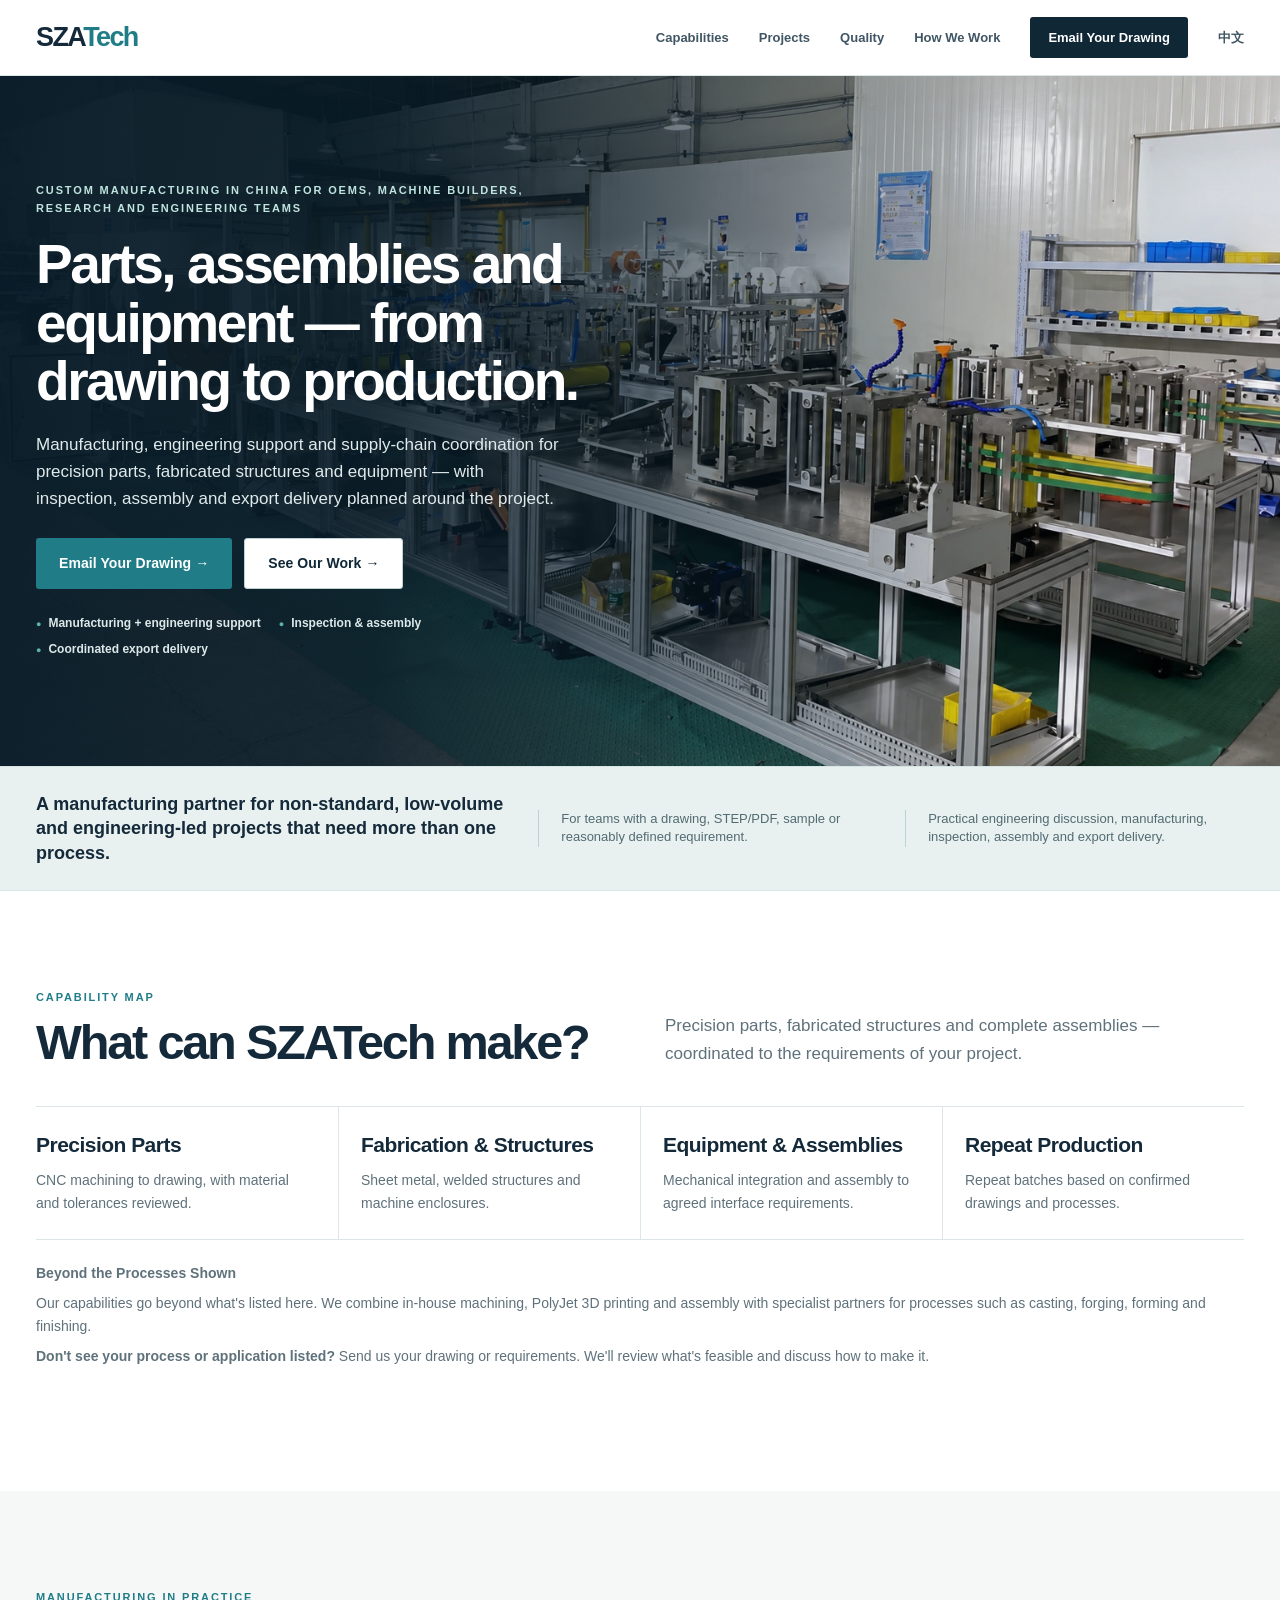
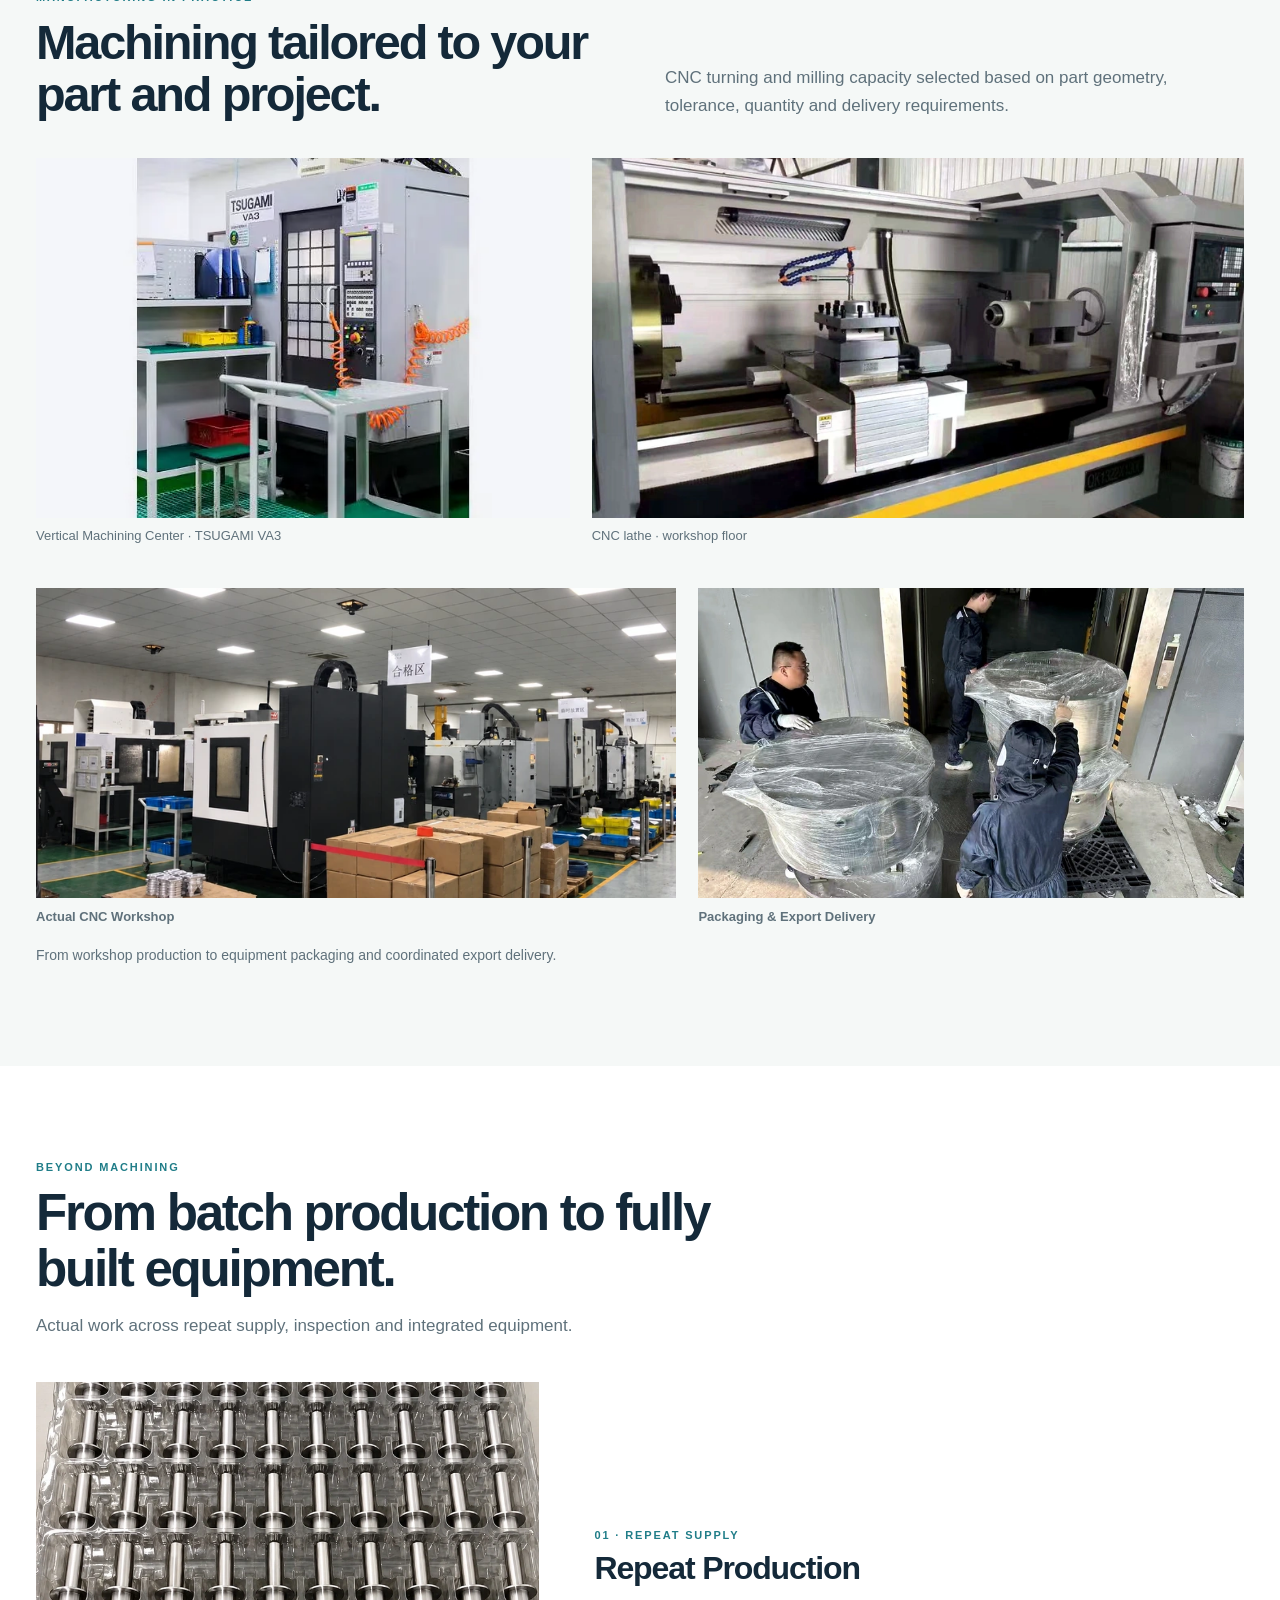
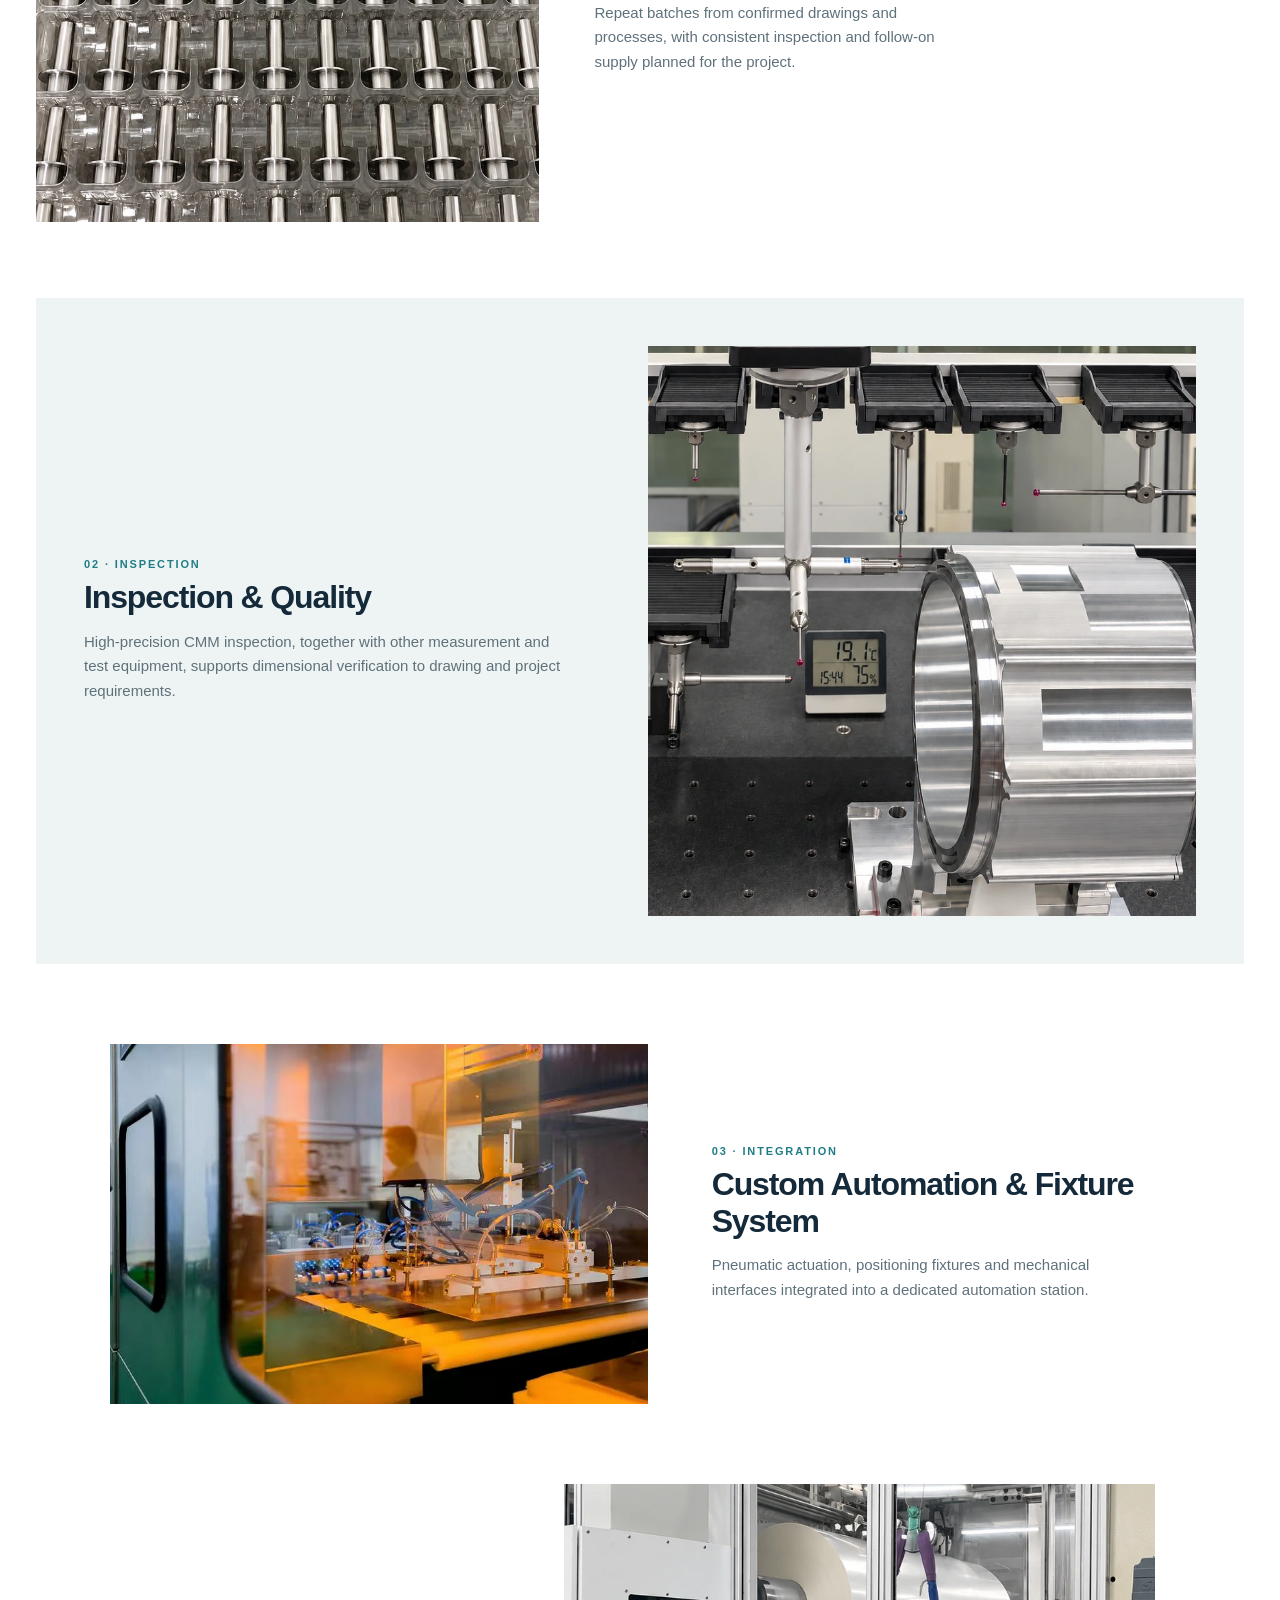
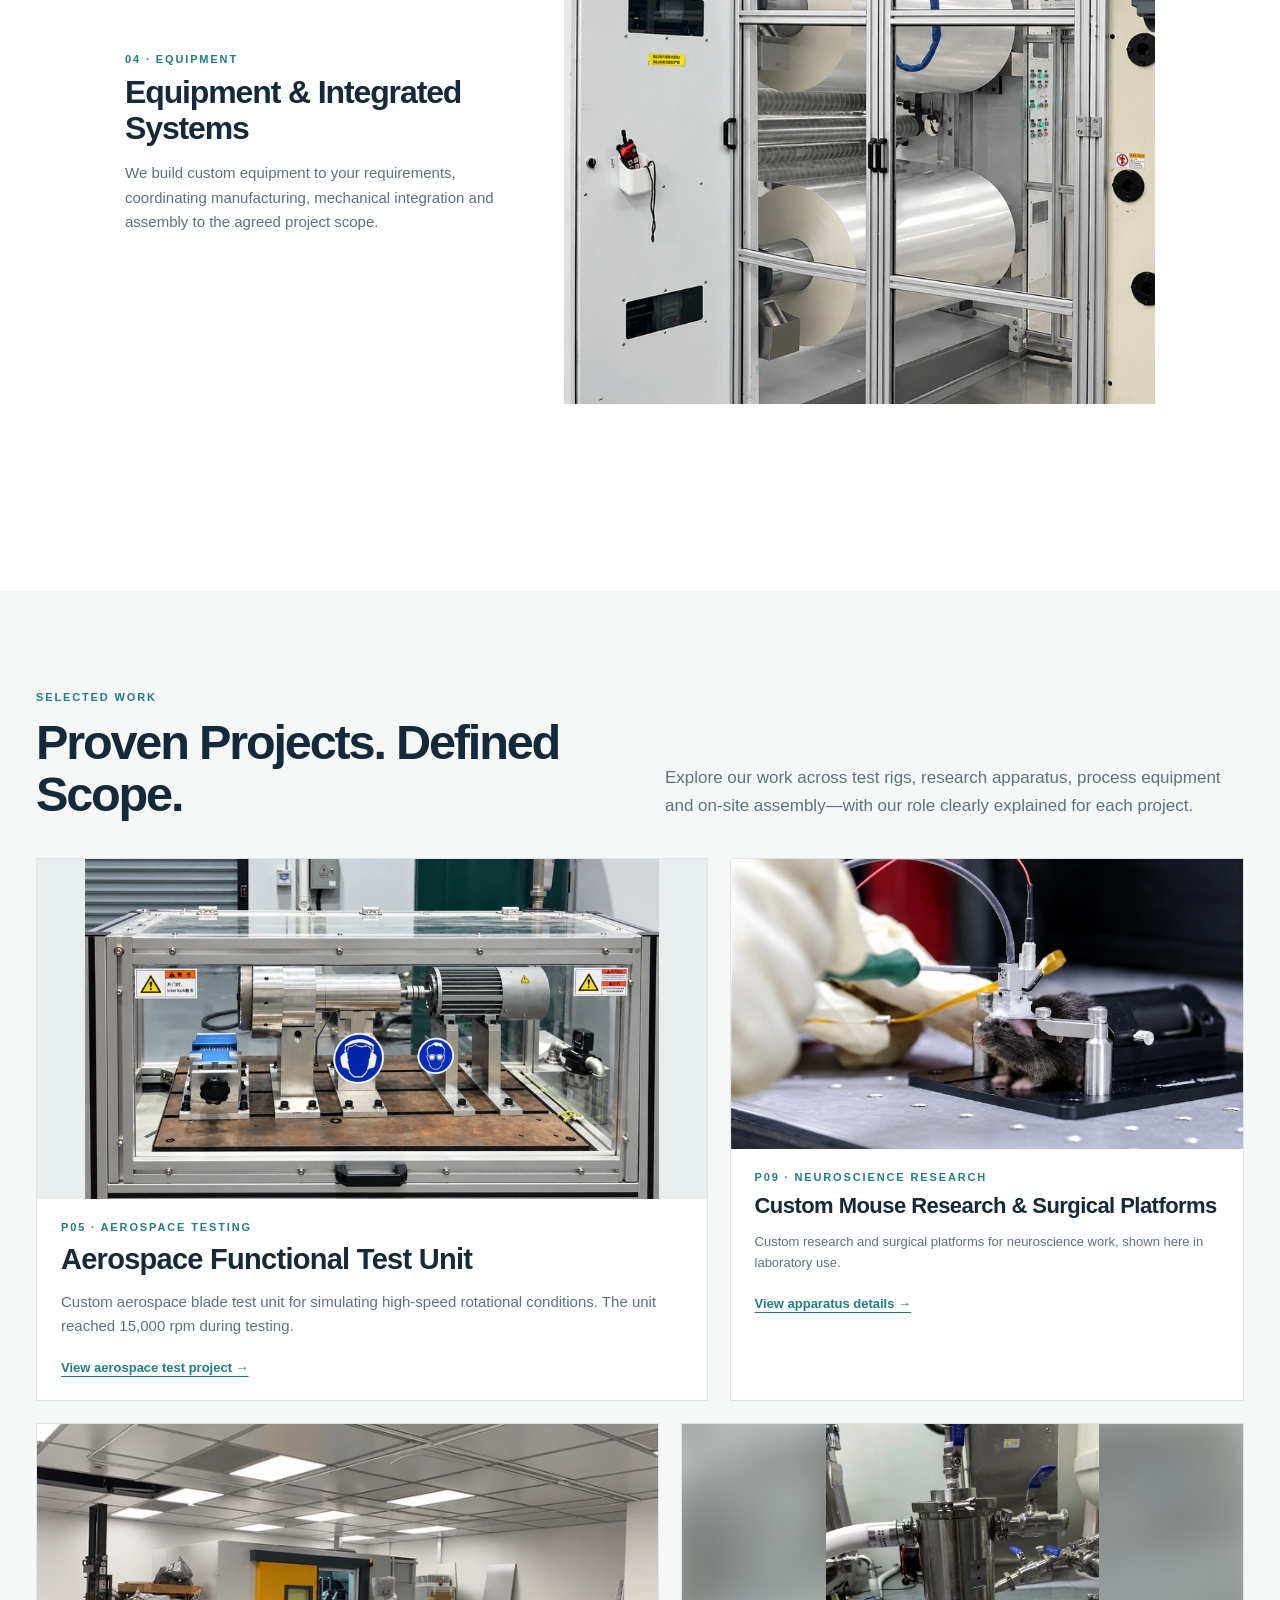
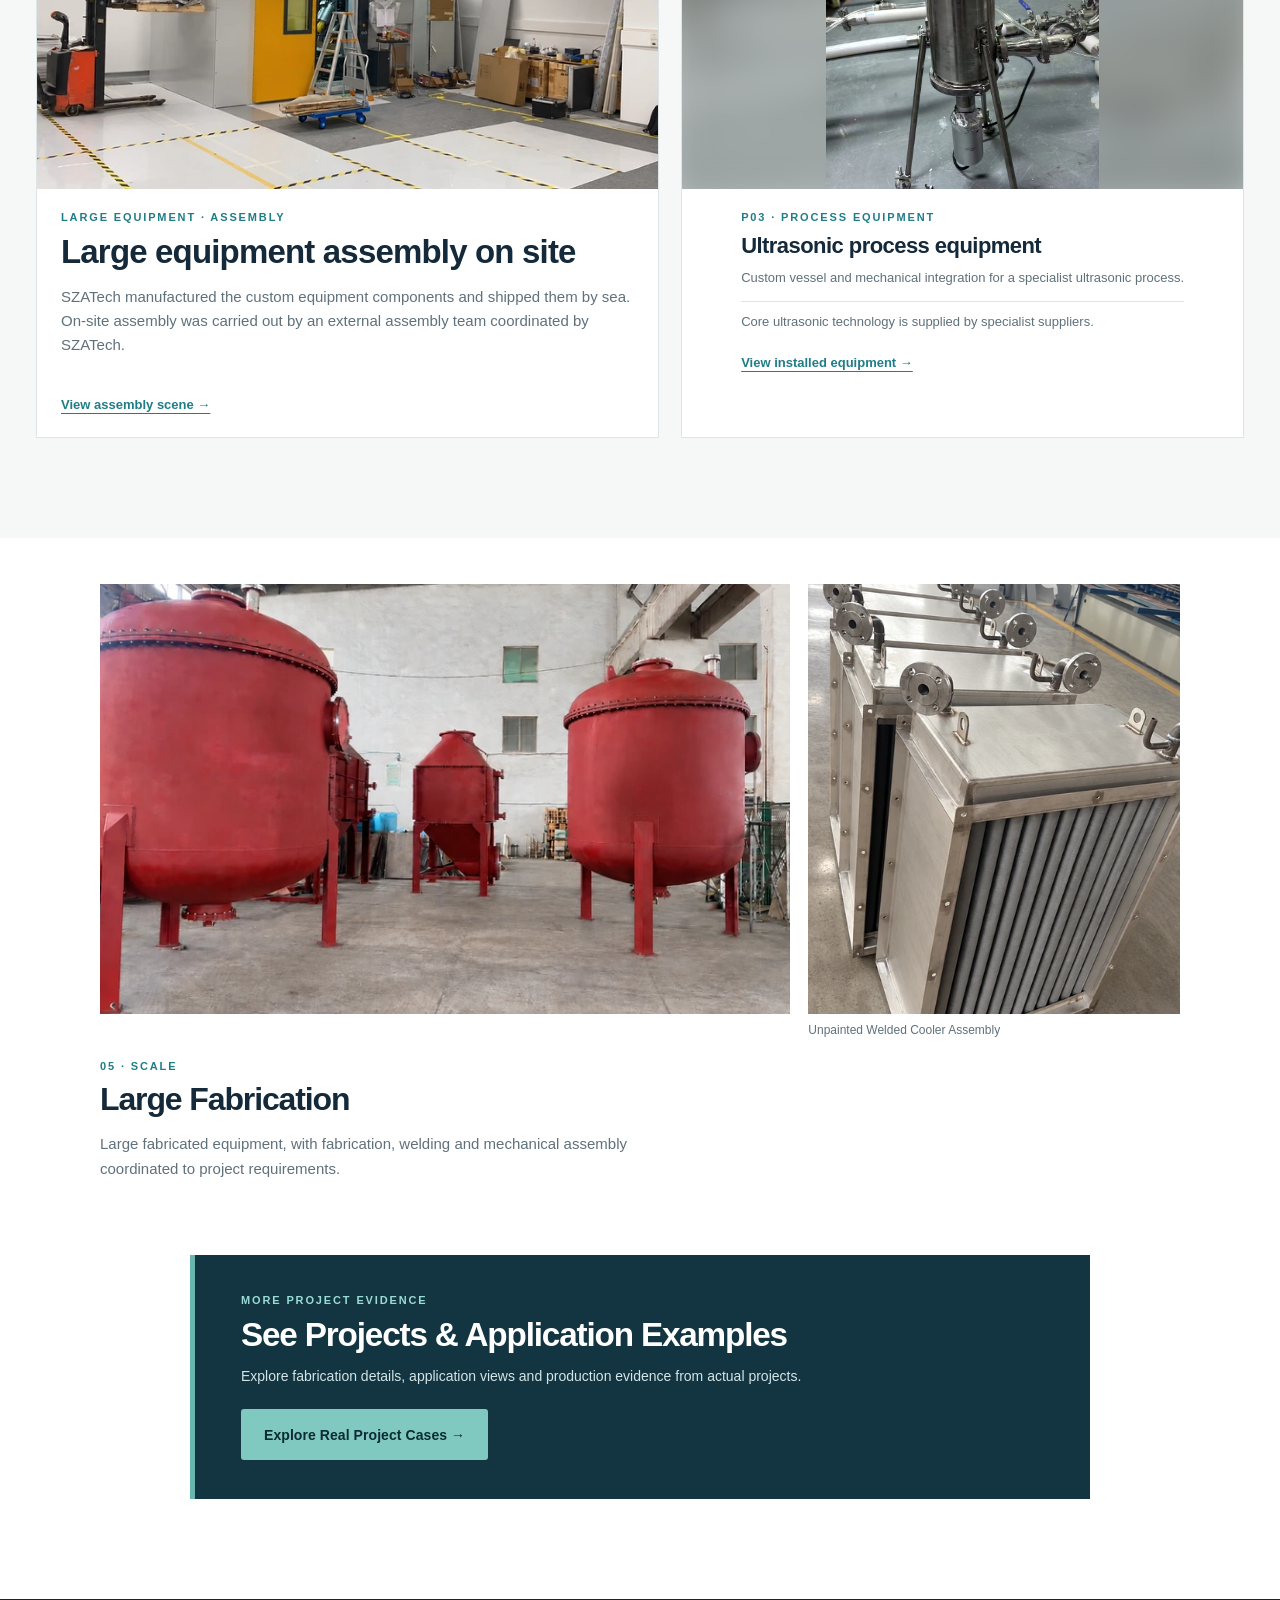
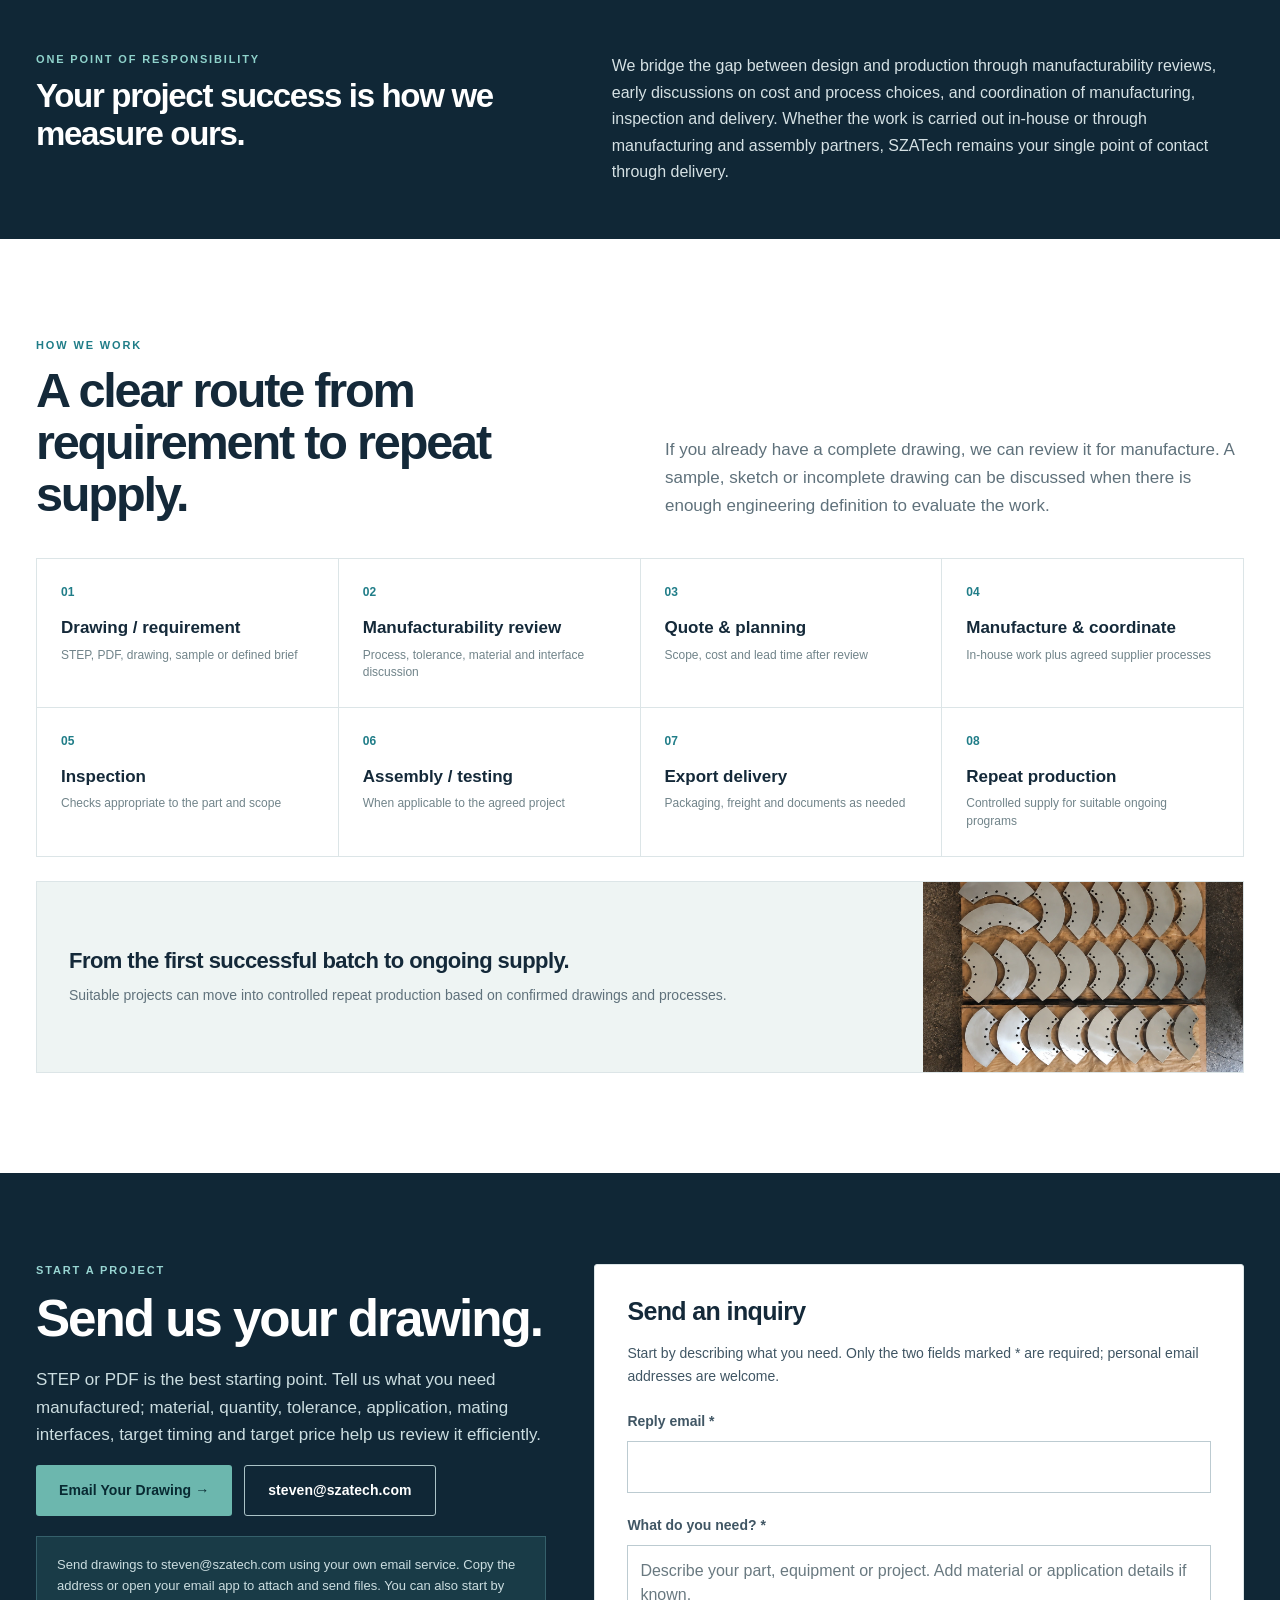
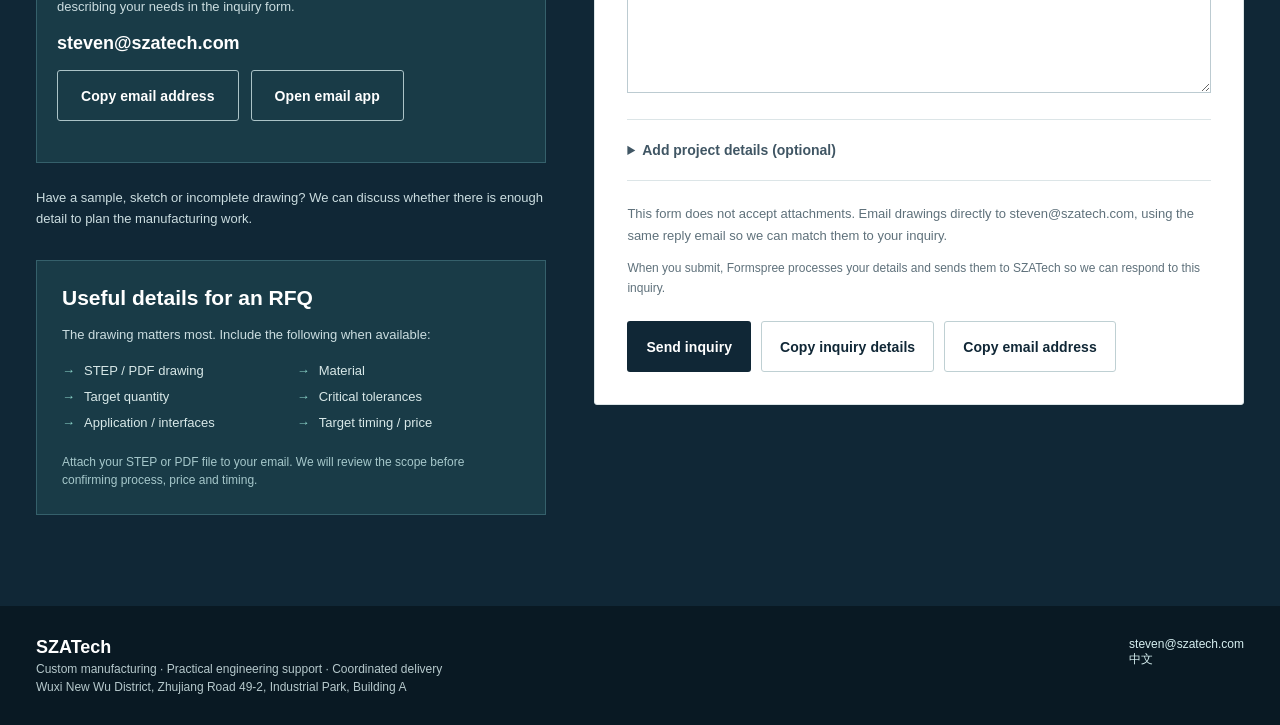
<file: index.html>
<!doctype html><html lang="en"><head><meta charset="utf-8"><meta name="viewport" content="width=device-width,initial-scale=1"><meta name="description" content="Custom manufacturing in China for non-standard, low-volume and engineering-led projects, including precision parts, fabricated structures, assemblies and equipment."><title>SZATech | Precision Parts, Equipment & Custom Manufacturing in China</title><link rel="stylesheet" href="assets/site.css?v=20261018-1"></head><body>
<header class="header"><div class="wrap header-inner"><a class="logo" href="#top" aria-label="SZATech">SZA<span>Tech</span></a><button class="mobile-toggle" aria-label="Open navigation" aria-expanded="false" aria-controls="main-nav">☰</button><nav class="nav" id="main-nav"><a href="#capabilities">Capabilities</a><a href="#work">Projects</a><a href="#quality">Quality</a><a href="#process">How We Work</a><a class="nav-cta" href="#contact-email-options">Email Your Drawing</a><a href="zh.html" lang="zh">中文</a></nav></div></header>
<main id="top"><section class="hero hero-v13"><div class="wrap hero-grid"><div class="hero-copy"><div class="eyebrow">Custom manufacturing in China for OEMs, machine builders, research and engineering teams</div><h1>Parts, assemblies and equipment — from drawing to production.</h1><p class="lead">Manufacturing, engineering support and supply-chain coordination for precision parts, fabricated structures and equipment — with inspection, assembly and export delivery planned around the project.</p><div class="actions"><a class="button primary" href="#contact-email-options">Email Your Drawing →</a><a class="button ghost" href="#work">See Our Work →</a></div><div class="micro"><span>Manufacturing + engineering support</span><span>Inspection &amp; assembly</span><span>Coordinated export delivery</span></div></div><div class="hero-scene"><img src="assets/066-automation-line-refresh.webp" alt="Integrated automation and assembly line showing SZATech equipment and engineering capability" width="1536" height="1024" loading="eager" fetchpriority="high" srcset="assets/066-automation-line-refresh-w480.webp 480w, assets/066-automation-line-refresh-w800.webp 800w, assets/066-automation-line-refresh-w1200.webp 1200w, assets/066-automation-line-refresh.webp 1536w" sizes="100vw"></div></div></section>

<div class="intro-line"><div class="wrap"><strong>A manufacturing partner for non-standard, low-volume and engineering-led projects that need more than one process.</strong><span>For teams with a drawing, STEP/PDF, sample or reasonably defined requirement.</span><span>Practical engineering discussion, manufacturing, inspection, assembly and export delivery.</span></div></div>
<section class="section" id="capabilities"><div class="wrap"><div class="section-head"><div><div class="eyebrow">Capability map</div><h2>What can SZATech make?</h2></div><p>Precision parts, fabricated structures and complete assemblies — coordinated to the requirements of your project.</p></div><div class="capability-columns"><article><h3>Precision Parts</h3><p>CNC machining to drawing, with material and tolerances reviewed.</p></article><article><h3>Fabrication & Structures</h3><p>Sheet metal, welded structures and machine enclosures.</p></article><article><h3>Equipment & Assemblies</h3><p>Mechanical integration and assembly to agreed interface requirements.</p></article><article><h3>Repeat Production</h3><p>Repeat batches based on confirmed drawings and processes.</p></article></div><div class="capability-note"><strong>Beyond the Processes Shown</strong><p>Our capabilities go beyond what's listed here. We combine in-house machining, PolyJet 3D printing and assembly with specialist partners for processes such as casting, forging, forming and finishing.</p><p><strong>Don't see your process or application listed?</strong> Send us your drawing or requirements. We'll review what's feasible and discuss how to make it.</p></div></div></section>
<section class="section soft" id="delivery"><div class="wrap">
<div class="section-head"><div><div class="eyebrow">Manufacturing in practice</div><h2>Machining tailored to your part and project.</h2></div><p>CNC turning and milling capacity selected based on part geometry, tolerance, quantity and delivery requirements.</p></div>
<div class="manufacturing-v3"><figure class="manufacturing-photo machining-center"><div class="manufacturing-image"><img src="assets/043-tsugami-machine-in-workshop.webp" alt="TSUGAMI VA3 vertical machining center in the workshop" width="800" height="600" loading="lazy"></div><figcaption>Vertical Machining Center · TSUGAMI VA3</figcaption></figure><figure class="manufacturing-photo lathe"><div class="manufacturing-image"><img src="assets/041-cnc-lathe-shop-floor.webp" alt="CNC lathe with chuck and tool turret on the workshop floor" width="1440" height="1080" loading="lazy" srcset="assets/041-cnc-lathe-shop-floor-w480.webp 480w, assets/041-cnc-lathe-shop-floor-w800.webp 800w, assets/041-cnc-lathe-shop-floor-w1200.webp 1200w, assets/041-cnc-lathe-shop-floor.webp 1440w" sizes="(max-width: 720px) calc(100vw - 36px), (max-width: 1050px) 50vw, 620px"></div><figcaption>CNC lathe · workshop floor</figcaption></figure></div>
<div class="workshop-delivery-proof" aria-label="Workshop and delivery evidence"><div class="workshop-delivery-images"><figure class="workshop-delivery-photo workshop"><img src="assets/090-cnc-workshop-refresh.webp" alt="Actual SZATech CNC workshop" width="1448" height="1086" loading="lazy" srcset="assets/090-cnc-workshop-refresh-w480.webp 480w, assets/090-cnc-workshop-refresh-w800.webp 800w, assets/090-cnc-workshop-refresh-w1200.webp 1200w, assets/090-cnc-workshop-refresh.webp 1448w" sizes="(max-width: 720px) calc(100vw - 36px), (max-width: 1050px) 50vw, 620px"><figcaption>Actual CNC Workshop</figcaption></figure><figure class="workshop-delivery-photo delivery"><img src="assets/p06-015.webp" alt="Large equipment wrapped for packaging and export delivery" width="1008" height="756" loading="lazy" srcset="assets/p06-015-w480.webp 480w, assets/p06-015-w800.webp 800w, assets/p06-015.webp 1008w" sizes="(max-width: 720px) calc(100vw - 36px), (max-width: 1050px) 50vw, 620px"><figcaption>Packaging &amp; Export Delivery</figcaption></figure></div><p>From workshop production to equipment packaging and coordinated export delivery.</p></div>
</div></section>
<section class="image-story" aria-label="Beyond Machining">
<div class="wrap"><div class="story-heading"><div class="eyebrow">Beyond Machining</div><h2>From batch production to fully built equipment.</h2><p>Actual work across repeat supply, inspection and integrated equipment.</p></div>
<div class="story-pair story-single"><article class="story-item repeat"><div class="story-media"><img src="assets/085-repeat-production-refresh.webp" alt="Repeat batch of machined stainless components arranged for inspection" width="1086" height="1448" loading="lazy" srcset="assets/085-repeat-production-refresh-w480.webp 480w, assets/085-repeat-production-refresh-w800.webp 800w, assets/085-repeat-production-refresh.webp 1086w" sizes="(max-width: 720px) calc(100vw - 36px), (max-width: 1050px) 50vw, 620px"></div><div class="story-copy"><div class="eyebrow">01 · Repeat supply</div><h3>Repeat Production</h3><p>Repeat batches from confirmed drawings and processes, with consistent inspection and follow-on supply planned for the project.</p></div></article></div>
<article class="story-item inspection" id="quality"><div class="story-copy"><div class="eyebrow">02 · Inspection</div><h3>Inspection &amp; Quality</h3><p>High-precision CMM inspection, together with other measurement and test equipment, supports dimensional verification to drawing and project requirements.</p></div><div class="story-media"><img src="assets/073-cmm-inspection-refresh.webp" alt="CMM probe measuring a machined workpiece held in a fixture" width="1024" height="1536" loading="lazy" srcset="assets/073-cmm-inspection-refresh-w480.webp 480w, assets/073-cmm-inspection-refresh-w800.webp 800w, assets/073-cmm-inspection-refresh.webp 1024w" sizes="(max-width: 720px) calc(100vw - 36px), (max-width: 1050px) 50vw, 620px"></div></article>
<article class="story-item automation-bridge"><div class="story-media"><img src="assets/042-machining-behind-window.webp" alt="Dedicated automation station with positioning fixtures, pneumatic lines and mechanical interfaces" width="800" height="600" loading="lazy"></div><div class="story-copy"><div class="eyebrow">03 · Integration</div><h3>Custom Automation &amp; Fixture System</h3><p>Pneumatic actuation, positioning fixtures and mechanical interfaces integrated into a dedicated automation station.</p></div></article>
<article class="story-item equipment"><div class="story-media"><img src="assets/equipment-web-handling-refresh.webp" alt="Integrated equipment with rollers and web handling components" width="1086" height="1448" loading="lazy" srcset="assets/equipment-web-handling-refresh-w480.webp 480w, assets/equipment-web-handling-refresh-w800.webp 800w, assets/equipment-web-handling-refresh.webp 1086w" sizes="(max-width: 720px) calc(100vw - 36px), (max-width: 1050px) 50vw, 620px"></div><div class="story-copy"><div class="eyebrow">04 · Equipment</div><h3>Equipment &amp; Integrated Systems</h3><p>We build custom equipment to your requirements, coordinating manufacturing, mechanical integration and assembly to the agreed project scope.</p></div></article>
</div></section>
<section class="section soft" id="work"><div class="wrap">
<div class="section-head"><div><div class="eyebrow">Selected work</div><h2>Proven Projects. Defined Scope.</h2></div><p>Explore our work across test rigs, research apparatus, process equipment and on-site assembly—with our role clearly explained for each project.</p></div>
<div class="selected-layout selected-grid-v4">
<article class="selected-feature functional-test" id="case-p05">
<div class="selected-photo"><img src="assets/065-functional-test-front-view.webp" alt="Aerospace functional test unit for high-speed blade testing" width="1630" height="965" loading="lazy" srcset="assets/065-functional-test-front-view-w480.webp 480w, assets/065-functional-test-front-view-w800.webp 800w, assets/065-functional-test-front-view-w1200.webp 1200w, assets/065-functional-test-front-view.webp 1630w" sizes="(max-width: 720px) calc(100vw - 36px), (max-width: 1050px) 50vw, 620px"></div>
<div class="copy"><div class="eyebrow">P05 · Aerospace testing</div><h3>Aerospace Functional Test Unit</h3><p>Custom aerospace blade test unit for simulating high-speed rotational conditions. The unit reached 15,000 rpm during testing.</p><a class="text-link" href="case-supporting.html#p05">View aerospace test project →</a></div>
</article>
<article class="selected-detail research-case" id="case-p09">
<div class="selected-photo"><img src="assets/p09-060-natural-paws.webp" alt="Custom mouse research and surgical platforms shown in laboratory use" width="1545" height="1018" loading="lazy" srcset="assets/p09-060-natural-paws-w480.webp 480w, assets/p09-060-natural-paws-w800.webp 800w, assets/p09-060-natural-paws-w1200.webp 1200w, assets/p09-060-natural-paws.webp 1545w" sizes="(max-width: 720px) calc(100vw - 36px), (max-width: 1050px) 50vw, 620px"></div>
<div class="copy"><div class="eyebrow">P09 · Neuroscience research</div><h3>Custom Mouse Research &amp; Surgical Platforms</h3><p>Custom research and surgical platforms for neuroscience work, shown here in laboratory use.</p><a class="text-link" href="case-supporting.html#p09">View apparatus details →</a></div>
</article>
<article class="installation-project" id="case-installation"><div class="installation-photo"><img src="assets/067-large-equipment-installation-retouched.webp" alt="Large yellow-door equipment being assembled on site" width="1672" height="940" loading="lazy" srcset="assets/067-large-equipment-installation-retouched-w480.webp 480w, assets/067-large-equipment-installation-retouched-w800.webp 800w, assets/067-large-equipment-installation-retouched-w1200.webp 1200w, assets/067-large-equipment-installation-retouched.webp 1672w" sizes="(max-width: 720px) calc(100vw - 36px), (max-width: 1050px) 50vw, 620px"></div><div class="installation-copy"><div class="eyebrow">Large equipment · Assembly</div><h3>Large equipment assembly on site</h3><p>SZATech manufactured the custom equipment components and shipped them by sea. On-site assembly was carried out by an external assembly team coordinated by SZATech.</p><a class="text-link" href="case-supporting.html#installation">View assembly scene →</a></div></article>
<article class="selected-detail process-case" id="case-p03">
<div class="selected-photo"><img src="assets/p03-038.jpg" alt="Installed stainless vessel and process connections in an ultrasonic system" width="1279" height="1706" loading="lazy" srcset="assets/p03-038-w480.webp 480w, assets/p03-038-w800.webp 800w, assets/p03-038.jpg 1279w" sizes="(max-width: 720px) calc(100vw - 36px), (max-width: 1050px) 50vw, 620px"></div>
<div class="copy"><div class="eyebrow">P03 · Process equipment</div><h3>Ultrasonic process equipment</h3><p>Custom vessel and mechanical integration for a specialist ultrasonic process.</p><p class="scope-note">Core ultrasonic technology is supplied by specialist suppliers.</p><a class="text-link" href="case-supporting.html#p03">View installed equipment →</a></div>
</article>
</div></div></section>
<section class="image-story fabrication-section" aria-label="Large fabrication"><div class="wrap"><article class="fabrication-proof" id="scale"><div class="fabrication-gallery"><figure class="fabrication-primary"><img src="assets/023-large-vessels-refresh.webp" alt="Large fabricated equipment in a workshop" width="1672" height="941" loading="lazy" srcset="assets/023-large-vessels-refresh-w480.webp 480w, assets/023-large-vessels-refresh-w800.webp 800w, assets/023-large-vessels-refresh-w1200.webp 1200w, assets/023-large-vessels-refresh.webp 1672w" sizes="(max-width: 720px) calc(100vw - 36px), (max-width: 1050px) 50vw, 620px"></figure><figure class="fabrication-secondary"><img src="assets/078-upright-approved-angle.webp" alt="Unpainted Welded Cooler Assembly in the workshop" width="916" height="1482" loading="lazy" srcset="assets/078-upright-approved-angle-w480.webp 480w, assets/078-upright-approved-angle-w600.webp 600w, assets/078-upright-approved-angle-w800.webp 800w, assets/078-upright-approved-angle.webp 916w" sizes="(max-width: 480px) 68vw, (max-width: 720px) 41vw, 420px"><figcaption>Unpainted Welded Cooler Assembly</figcaption></figure></div><div class="story-copy"><div class="eyebrow">05 · Scale</div><h3>Large Fabrication</h3><p>Large fabricated equipment, with fabrication, welding and mechanical assembly coordinated to project requirements.</p></div></article></div></section>
<section class="section project-cta-section"><div class="wrap"><aside class="project-entry"><div class="project-entry-copy"><div class="eyebrow">More project evidence</div><h3>See Projects &amp; Application Examples</h3><p>Explore fabrication details, application views and production evidence from actual projects.</p><a class="button primary" href="case-supporting.html">Explore Real Project Cases →</a></div></aside></div></section>
<section class="responsibility"><div class="wrap"><div><div class="eyebrow">One point of responsibility</div><h2>Your project success is how we measure ours.</h2></div><div><p>We bridge the gap between design and production through manufacturability reviews, early discussions on cost and process choices, and coordination of manufacturing, inspection and delivery. Whether the work is carried out in-house or through manufacturing and assembly partners, SZATech remains your single point of contact through delivery.</p></div></div></section>
<section class="section" id="process"><div class="wrap"><div class="section-head"><div><div class="eyebrow">How we work</div><h2>A clear route from requirement to repeat supply.</h2></div><p>If you already have a complete drawing, we can review it for manufacture. A sample, sketch or incomplete drawing can be discussed when there is enough engineering definition to evaluate the work.</p></div><div class="steps"><div class="step"><b>01</b><strong>Drawing / requirement</strong><small>STEP, PDF, drawing, sample or defined brief</small></div><div class="step"><b>02</b><strong>Manufacturability review</strong><small>Process, tolerance, material and interface discussion</small></div><div class="step"><b>03</b><strong>Quote &amp; planning</strong><small>Scope, cost and lead time after review</small></div><div class="step"><b>04</b><strong>Manufacture &amp; coordinate</strong><small>In-house work plus agreed supplier processes</small></div><div class="step"><b>05</b><strong>Inspection</strong><small>Checks appropriate to the part and scope</small></div><div class="step"><b>06</b><strong>Assembly / testing</strong><small>When applicable to the agreed project</small></div><div class="step"><b>07</b><strong>Export delivery</strong><small>Packaging, freight and documents as needed</small></div><div class="step"><b>08</b><strong>Repeat production</strong><small>Controlled supply for suitable ongoing programs</small></div></div><div class="repeat-supply-proof"><div class="repeat-supply-copy"><h3>From the first successful batch to ongoing supply.</h3><p>Suitable projects can move into controlled repeat production based on confirmed drawings and processes.</p></div><div class="repeat-supply-photo"><img src="assets/084-curved-metal-parts-batch-cleaned.webp" alt="Batch of curved machined metal parts" width="800" height="1200" loading="lazy"></div></div></div></section>
<section class="contact" id="contact"><div class="wrap contact-grid"><div class="contact-summary"><div><div class="eyebrow">Start a project</div><h2>Send us your drawing.</h2><p>STEP or PDF is the best starting point. Tell us what you need manufactured; material, quantity, tolerance, application, mating interfaces, target timing and target price help us review it efficiently.</p><div class="actions"><a class="button primary" href="#contact-email-options">Email Your Drawing →</a><a class="button ghost-light" href="#contact-email-options">steven@szatech.com</a></div><div class="contact-email-options" id="contact-email-options"><p>Send drawings to steven@szatech.com using your own email service. Copy the address or open your email app to attach and send files. You can also start by describing your needs in the inquiry form.</p><p class="contact-email-text">steven@szatech.com</p><div class="actions"><button type="button" class="button ghost-light" data-copy-email disabled>Copy email address</button><a class="button ghost-light" href="mailto:steven@szatech.com?subject=SZATech%20drawing%20review">Open email app</a></div><p id="contact-copy-status" role="status" aria-live="polite"></p></div><p style="font-size:13px;margin-top:25px">Have a sample, sketch or incomplete drawing? We can discuss whether there is enough detail to plan the manufacturing work.</p></div><aside class="rfq-list"><h3>Useful details for an RFQ</h3><p>The drawing matters most. Include the following when available:</p><ul><li>STEP / PDF drawing</li><li>Material</li><li>Target quantity</li><li>Critical tolerances</li><li>Application / interfaces</li><li>Target timing / price</li></ul><small>Attach your STEP or PDF file to your email. We will review the scope before confirming process, price and timing.</small></aside></div><form class="inquiry-form" id="inquiry-form" action="https://formspree.io/f/xwlvzero" method="post" aria-labelledby="inquiry-title" aria-describedby="inquiry-intro inquiry-note inquiry-privacy">
<h3 id="inquiry-title">Send an inquiry</h3>
<p id="inquiry-intro">Start by describing what you need. Only the two fields marked * are required; personal email addresses are welcome.</p>
<div class="inquiry-fields">
<div class="inquiry-field inquiry-email"><label for="inquiry-email">Reply email <span aria-hidden="true">*</span></label><input id="inquiry-email" name="email" type="email" maxlength="254" autocomplete="email" required></div>
<div class="inquiry-field inquiry-notes"><label for="inquiry-message">What do you need? <span aria-hidden="true">*</span></label><textarea id="inquiry-message" name="message" maxlength="3000" rows="5" placeholder="Describe your part, equipment or project. Add material or application details if known." required></textarea></div>
</div>
<details class="inquiry-optional"><summary>Add project details (optional)</summary><div class="inquiry-fields">
<div class="inquiry-field"><label for="inquiry-name">Name (optional)</label><input id="inquiry-name" name="name" type="text" maxlength="150" autocomplete="name"></div>
<div class="inquiry-field"><label for="inquiry-company">Company / Lab (optional)</label><input id="inquiry-company" name="company" type="text" maxlength="150" autocomplete="organization"></div>
<div class="inquiry-field"><label for="inquiry-quantity">Quantity (optional)</label><input id="inquiry-quantity" name="quantity" type="text" maxlength="150" autocomplete="off"></div>
<div class="inquiry-field"><label for="inquiry-timing">Target timing (optional)</label><input id="inquiry-timing" name="timing" type="text" maxlength="150" autocomplete="off"></div>
</div></details>
<div class="inquiry-honeypot" aria-hidden="true"><label for="inquiry-website">Leave this field empty</label><input id="inquiry-website" name="_gotcha" type="text" tabindex="-1" autocomplete="off"></div>
<p id="inquiry-note">This form does not accept attachments. Email drawings directly to steven@szatech.com, using the same reply email so we can match them to your inquiry.</p>
<p id="inquiry-privacy">When you submit, Formspree processes your details and sends them to SZATech so we can respond to this inquiry.</p>
<div class="actions"><button type="submit" class="button dark" id="inquiry-submit" disabled>Send inquiry</button><button type="button" class="button ghost" id="copy-inquiry" disabled>Copy inquiry details</button><button type="button" class="button ghost" id="copy-email" disabled>Copy email address</button></div>
<p id="inquiry-status" role="status" aria-live="polite" aria-atomic="true" tabindex="-1"></p>
<p id="inquiry-copy-status" role="status" aria-live="polite"></p>
<div id="inquiry-manual" class="inquiry-manual" hidden><label for="inquiry-manual-text">If automatic copying is unavailable, select and copy your inquiry details below:</label><textarea id="inquiry-manual-text" readonly rows="12"></textarea></div>
<noscript><p>Enable JavaScript to use the online form, or email steven@szatech.com directly.</p></noscript></form></div></section></main>
<footer class="footer"><div class="wrap"><div><strong>SZATech</strong><p>Custom manufacturing · Practical engineering support · Coordinated delivery</p><p>Wuxi New Wu District, Zhujiang Road 49-2, Industrial Park, Building A</p></div><div><a href="#contact-email-options">steven@szatech.com</a><br><a href="zh.html">中文</a></div></div></footer>
<script>const b=document.querySelector('.mobile-toggle'),n=document.querySelector('.nav');b.addEventListener('click',()=>{let open=n.classList.toggle('open');b.setAttribute('aria-expanded',open)});n.querySelectorAll('a').forEach(a=>a.addEventListener('click',()=>{n.classList.remove('open');b.setAttribute('aria-expanded','false')}));</script><script src="assets/inquiry.js?v=20261018-1" defer></script></body></html>
</file>
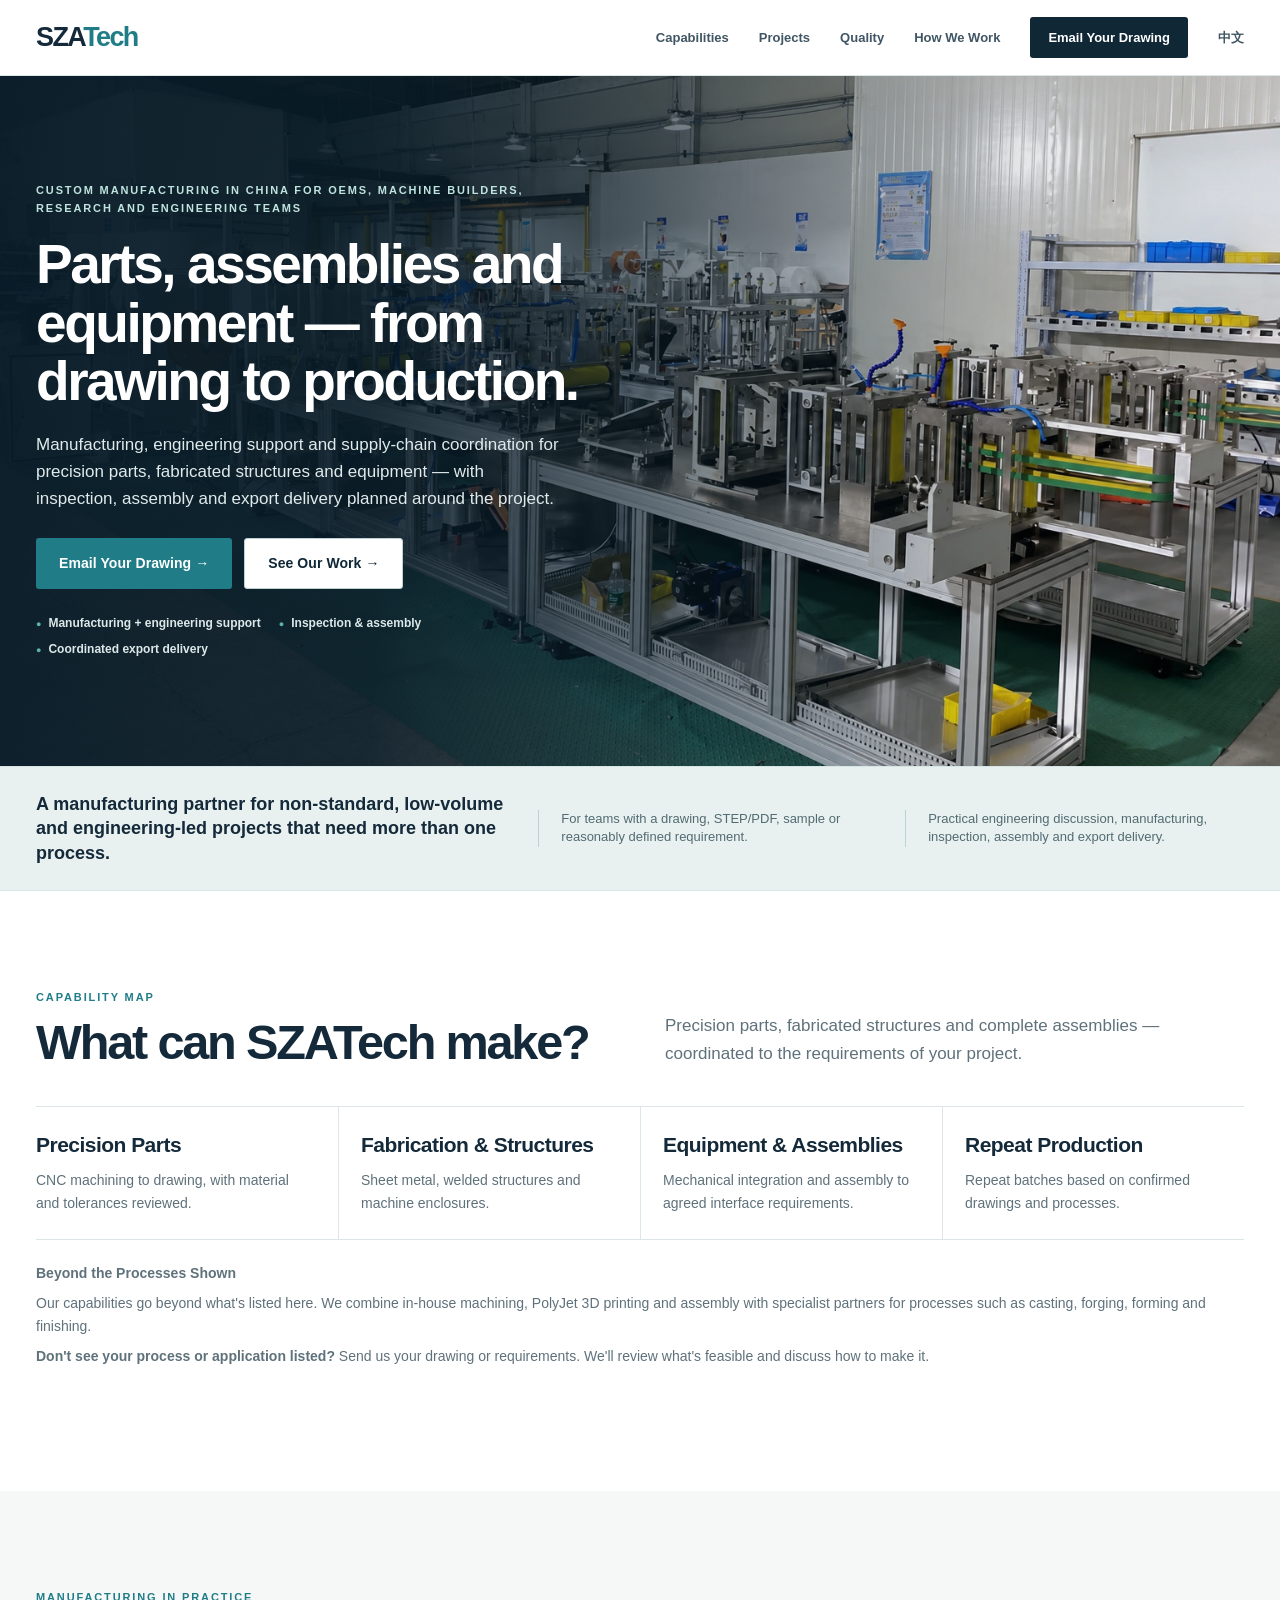
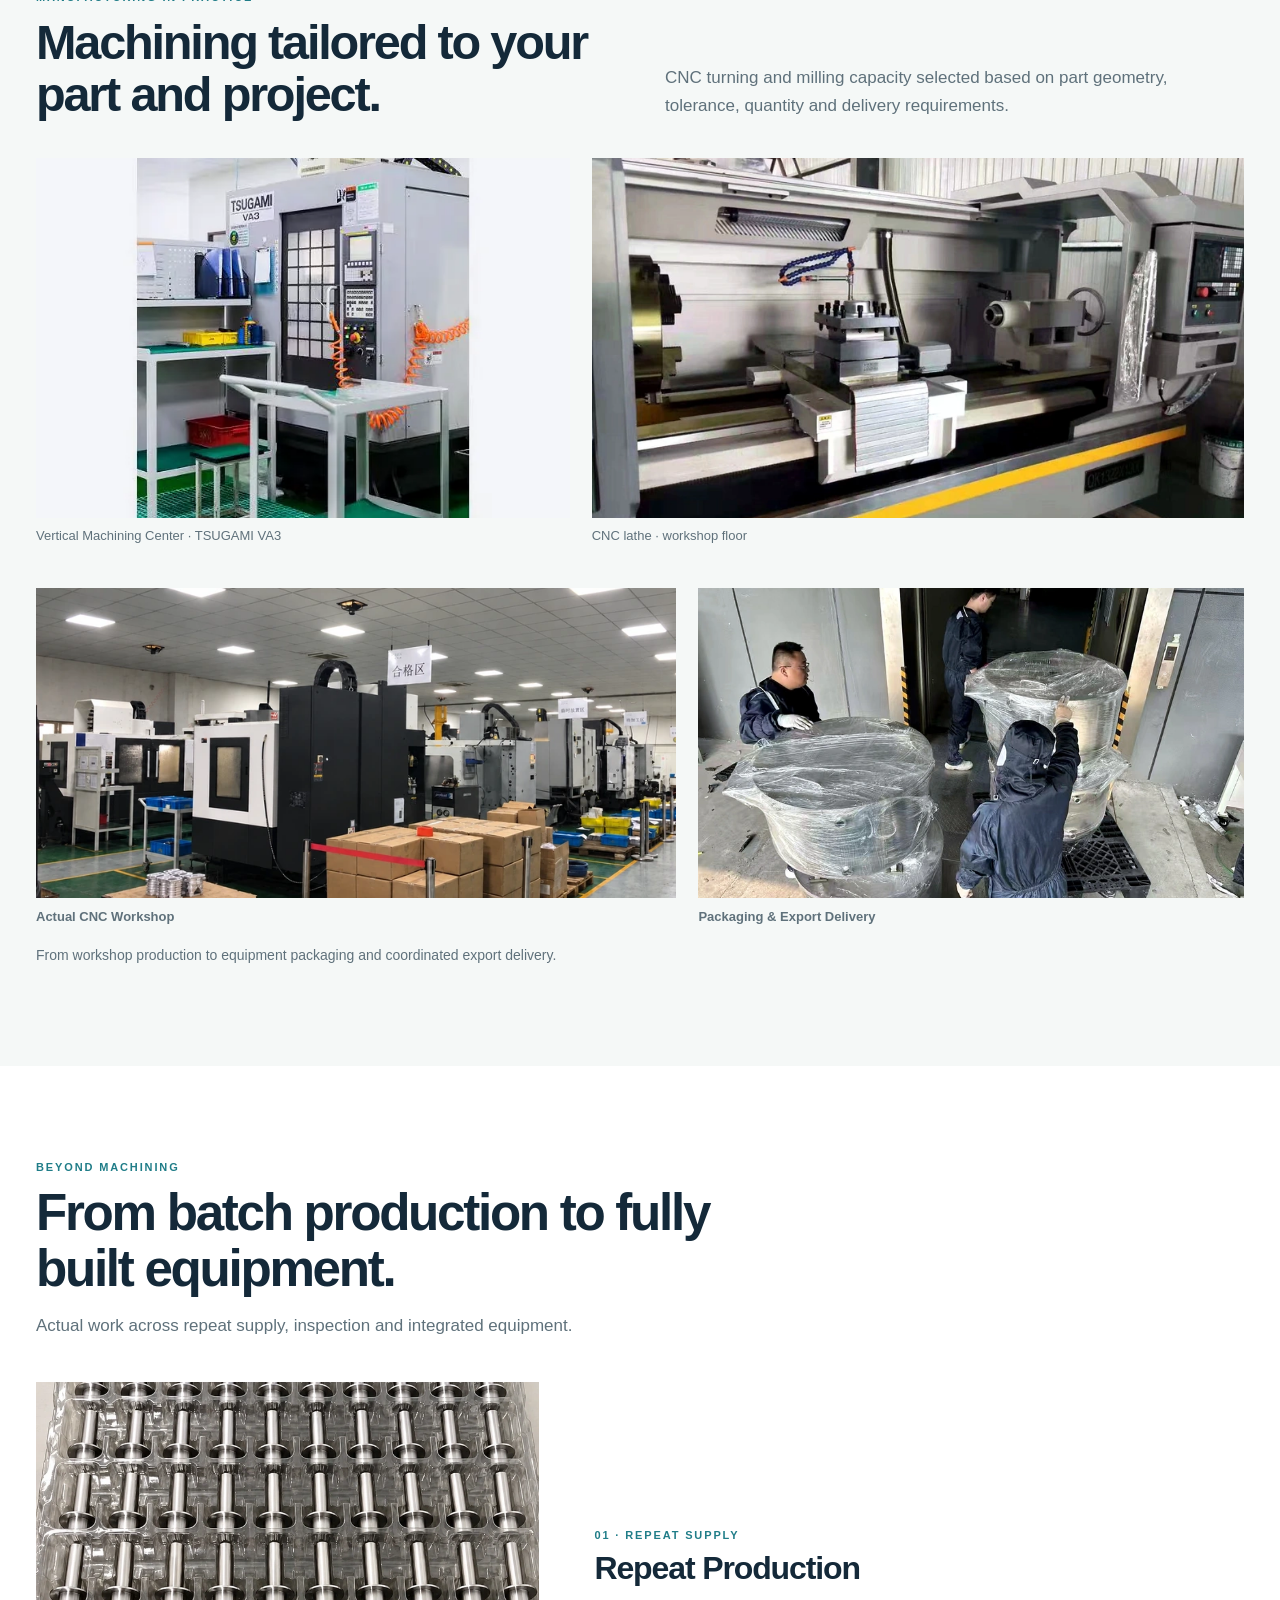
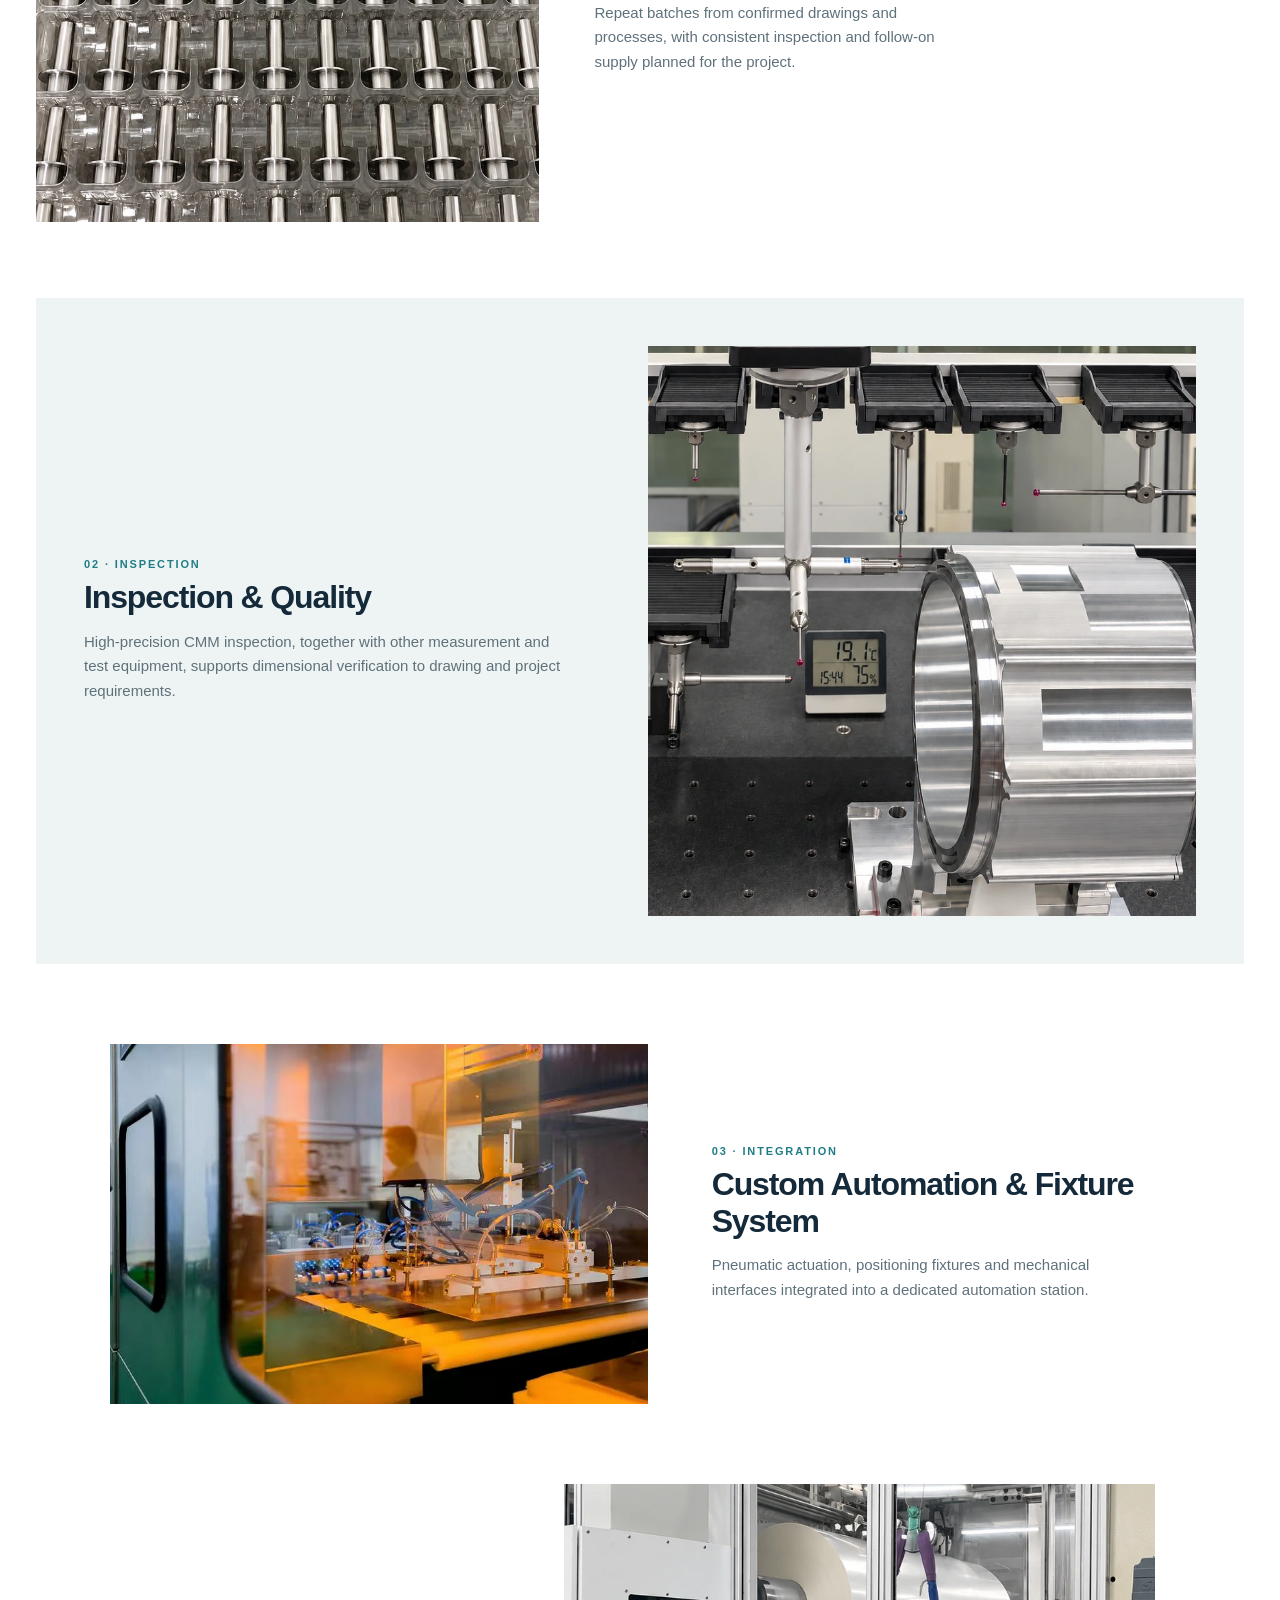
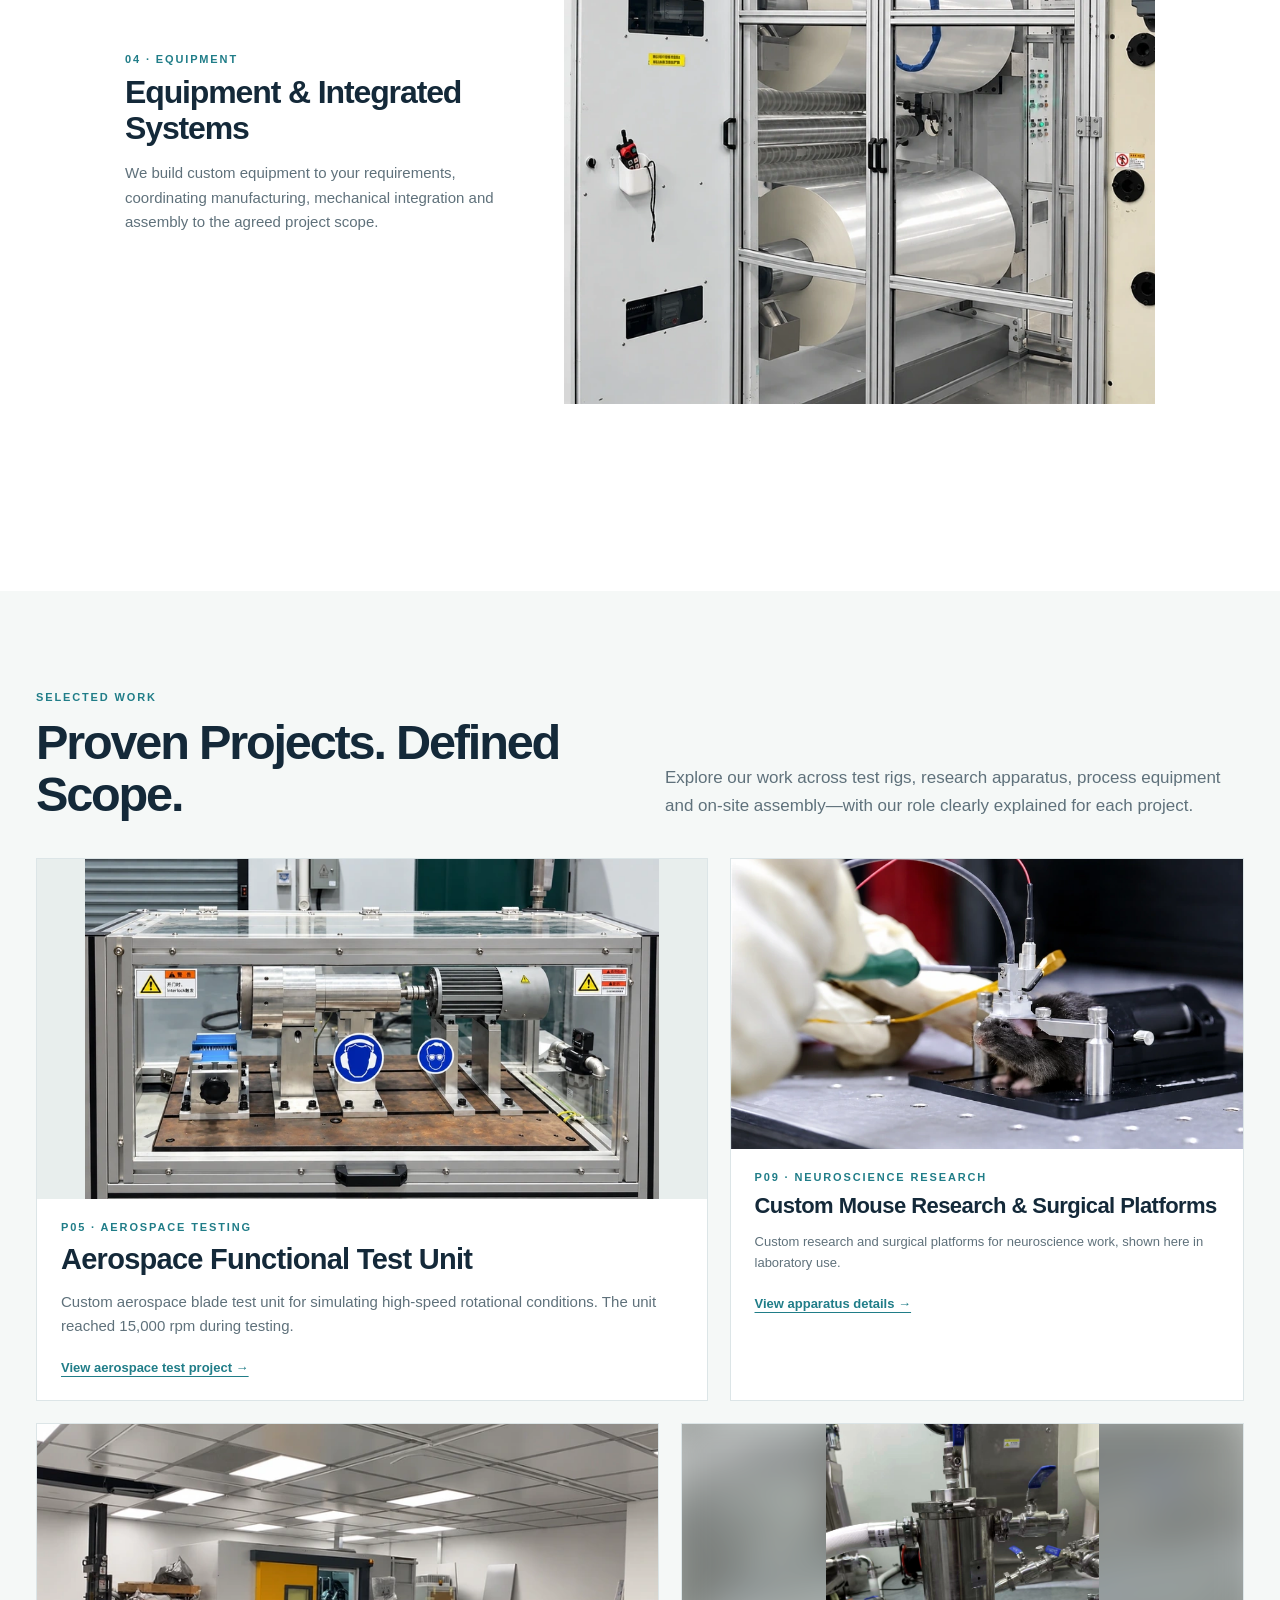
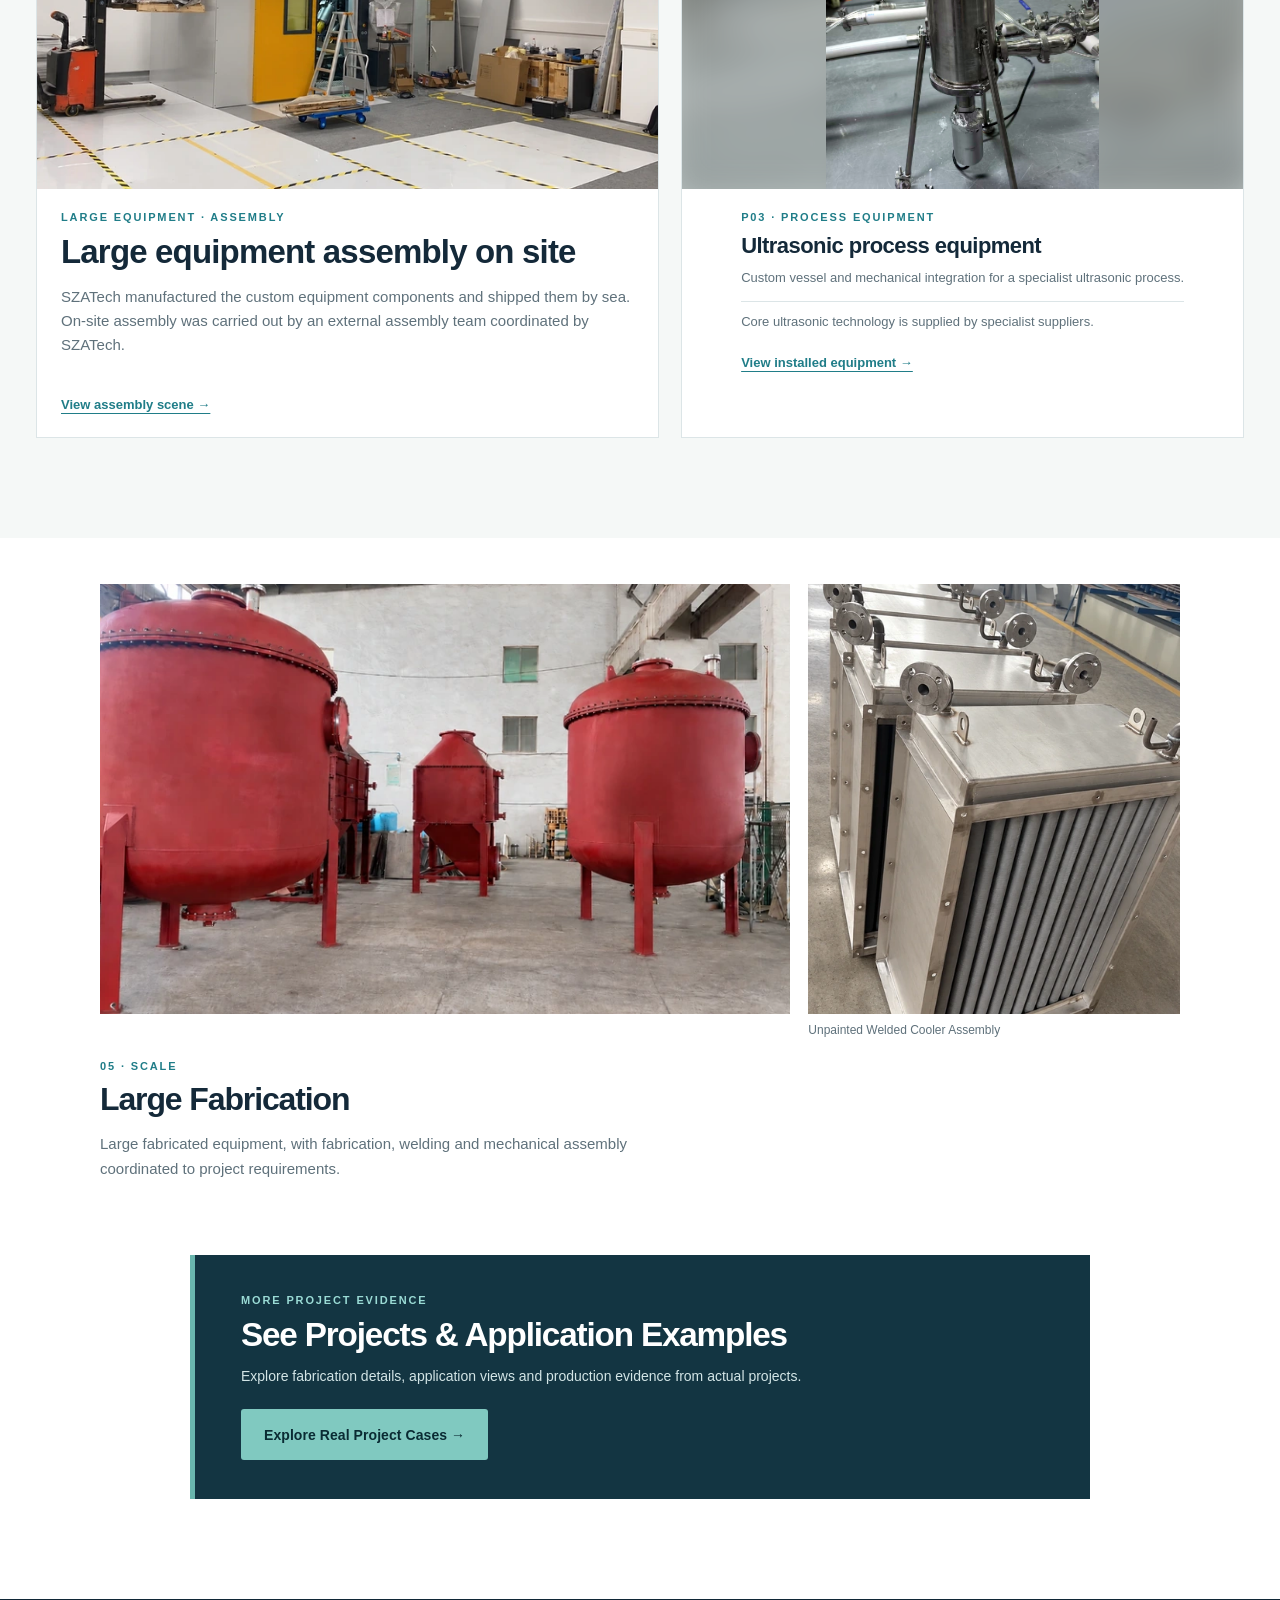
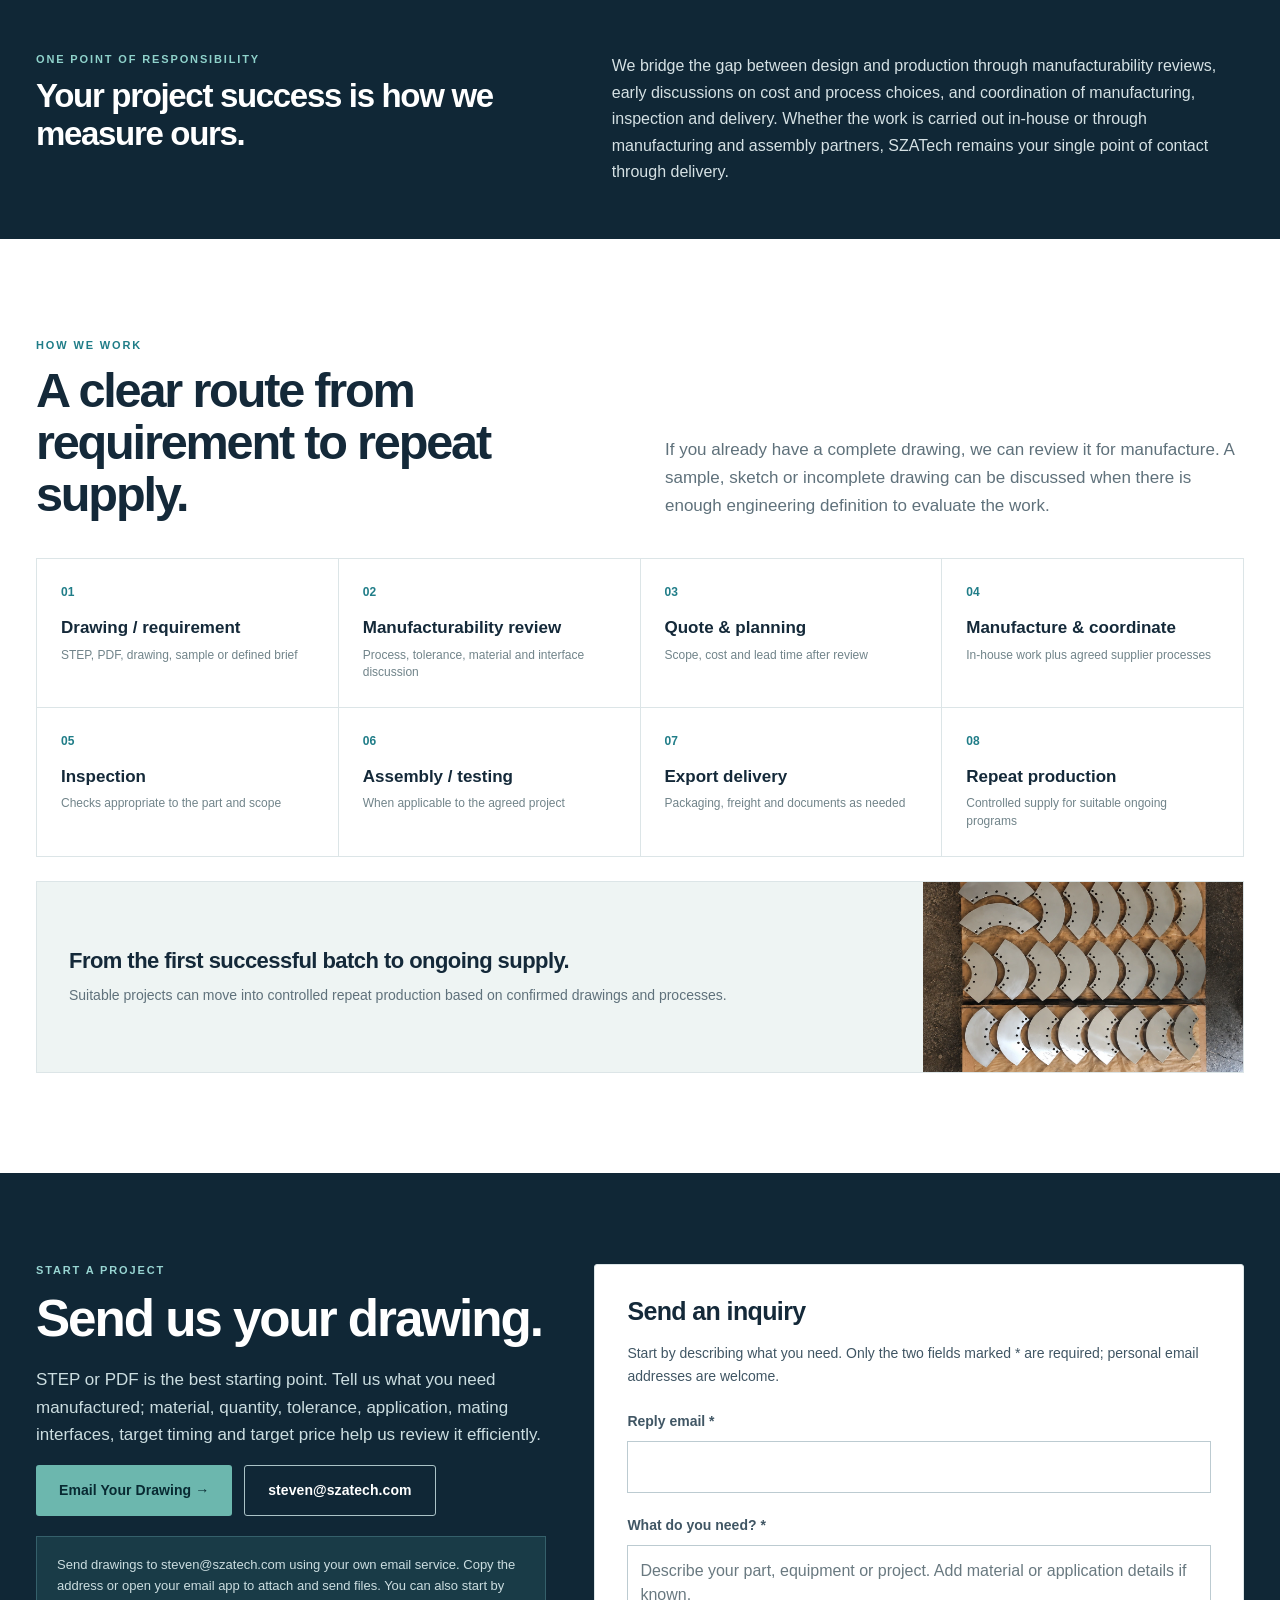
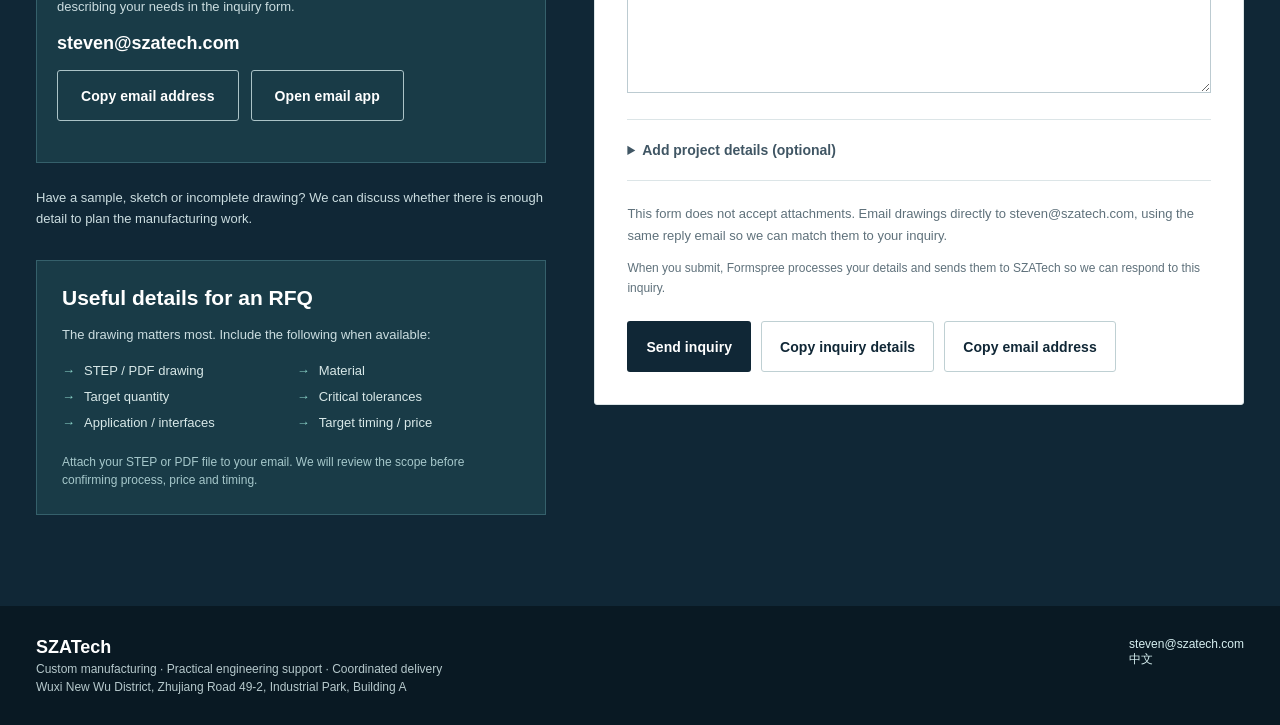
<file: docs/index.html>
<!doctype html><html lang="en"><head><meta charset="utf-8"><meta name="viewport" content="width=device-width,initial-scale=1"><meta name="description" content="Custom manufacturing in China for non-standard, low-volume and engineering-led projects, including precision parts, fabricated structures, assemblies and equipment."><title>SZATech | Precision Parts, Equipment & Custom Manufacturing in China</title><link rel="stylesheet" href="assets/site.css?v=20261018-1"></head><body>
<header class="header"><div class="wrap header-inner"><a class="logo" href="#top" aria-label="SZATech">SZA<span>Tech</span></a><button class="mobile-toggle" aria-label="Open navigation" aria-expanded="false" aria-controls="main-nav">☰</button><nav class="nav" id="main-nav"><a href="#capabilities">Capabilities</a><a href="#work">Projects</a><a href="#quality">Quality</a><a href="#process">How We Work</a><a class="nav-cta" href="#contact-email-options">Email Your Drawing</a><a href="zh.html" lang="zh">中文</a></nav></div></header>
<main id="top"><section class="hero hero-v13"><div class="wrap hero-grid"><div class="hero-copy"><div class="eyebrow">Custom manufacturing in China for OEMs, machine builders, research and engineering teams</div><h1>Parts, assemblies and equipment — from drawing to production.</h1><p class="lead">Manufacturing, engineering support and supply-chain coordination for precision parts, fabricated structures and equipment — with inspection, assembly and export delivery planned around the project.</p><div class="actions"><a class="button primary" href="#contact-email-options">Email Your Drawing →</a><a class="button ghost" href="#work">See Our Work →</a></div><div class="micro"><span>Manufacturing + engineering support</span><span>Inspection &amp; assembly</span><span>Coordinated export delivery</span></div></div><div class="hero-scene"><img src="assets/066-automation-line-refresh.webp" alt="Integrated automation and assembly line showing SZATech equipment and engineering capability" width="1536" height="1024" loading="eager" fetchpriority="high" srcset="assets/066-automation-line-refresh-w480.webp 480w, assets/066-automation-line-refresh-w800.webp 800w, assets/066-automation-line-refresh-w1200.webp 1200w, assets/066-automation-line-refresh.webp 1536w" sizes="100vw"></div></div></section>

<div class="intro-line"><div class="wrap"><strong>A manufacturing partner for non-standard, low-volume and engineering-led projects that need more than one process.</strong><span>For teams with a drawing, STEP/PDF, sample or reasonably defined requirement.</span><span>Practical engineering discussion, manufacturing, inspection, assembly and export delivery.</span></div></div>
<section class="section" id="capabilities"><div class="wrap"><div class="section-head"><div><div class="eyebrow">Capability map</div><h2>What can SZATech make?</h2></div><p>Precision parts, fabricated structures and complete assemblies — coordinated to the requirements of your project.</p></div><div class="capability-columns"><article><h3>Precision Parts</h3><p>CNC machining to drawing, with material and tolerances reviewed.</p></article><article><h3>Fabrication & Structures</h3><p>Sheet metal, welded structures and machine enclosures.</p></article><article><h3>Equipment & Assemblies</h3><p>Mechanical integration and assembly to agreed interface requirements.</p></article><article><h3>Repeat Production</h3><p>Repeat batches based on confirmed drawings and processes.</p></article></div><div class="capability-note"><strong>Beyond the Processes Shown</strong><p>Our capabilities go beyond what's listed here. We combine in-house machining, PolyJet 3D printing and assembly with specialist partners for processes such as casting, forging, forming and finishing.</p><p><strong>Don't see your process or application listed?</strong> Send us your drawing or requirements. We'll review what's feasible and discuss how to make it.</p></div></div></section>
<section class="section soft" id="delivery"><div class="wrap">
<div class="section-head"><div><div class="eyebrow">Manufacturing in practice</div><h2>Machining tailored to your part and project.</h2></div><p>CNC turning and milling capacity selected based on part geometry, tolerance, quantity and delivery requirements.</p></div>
<div class="manufacturing-v3"><figure class="manufacturing-photo machining-center"><div class="manufacturing-image"><img src="assets/043-tsugami-machine-in-workshop.webp" alt="TSUGAMI VA3 vertical machining center in the workshop" width="800" height="600" loading="lazy"></div><figcaption>Vertical Machining Center · TSUGAMI VA3</figcaption></figure><figure class="manufacturing-photo lathe"><div class="manufacturing-image"><img src="assets/041-cnc-lathe-shop-floor.webp" alt="CNC lathe with chuck and tool turret on the workshop floor" width="1440" height="1080" loading="lazy" srcset="assets/041-cnc-lathe-shop-floor-w480.webp 480w, assets/041-cnc-lathe-shop-floor-w800.webp 800w, assets/041-cnc-lathe-shop-floor-w1200.webp 1200w, assets/041-cnc-lathe-shop-floor.webp 1440w" sizes="(max-width: 720px) calc(100vw - 36px), (max-width: 1050px) 50vw, 620px"></div><figcaption>CNC lathe · workshop floor</figcaption></figure></div>
<div class="workshop-delivery-proof" aria-label="Workshop and delivery evidence"><div class="workshop-delivery-images"><figure class="workshop-delivery-photo workshop"><img src="assets/090-cnc-workshop-refresh.webp" alt="Actual SZATech CNC workshop" width="1448" height="1086" loading="lazy" srcset="assets/090-cnc-workshop-refresh-w480.webp 480w, assets/090-cnc-workshop-refresh-w800.webp 800w, assets/090-cnc-workshop-refresh-w1200.webp 1200w, assets/090-cnc-workshop-refresh.webp 1448w" sizes="(max-width: 720px) calc(100vw - 36px), (max-width: 1050px) 50vw, 620px"><figcaption>Actual CNC Workshop</figcaption></figure><figure class="workshop-delivery-photo delivery"><img src="assets/p06-015.webp" alt="Large equipment wrapped for packaging and export delivery" width="1008" height="756" loading="lazy" srcset="assets/p06-015-w480.webp 480w, assets/p06-015-w800.webp 800w, assets/p06-015.webp 1008w" sizes="(max-width: 720px) calc(100vw - 36px), (max-width: 1050px) 50vw, 620px"><figcaption>Packaging &amp; Export Delivery</figcaption></figure></div><p>From workshop production to equipment packaging and coordinated export delivery.</p></div>
</div></section>
<section class="image-story" aria-label="Beyond Machining">
<div class="wrap"><div class="story-heading"><div class="eyebrow">Beyond Machining</div><h2>From batch production to fully built equipment.</h2><p>Actual work across repeat supply, inspection and integrated equipment.</p></div>
<div class="story-pair story-single"><article class="story-item repeat"><div class="story-media"><img src="assets/085-repeat-production-refresh.webp" alt="Repeat batch of machined stainless components arranged for inspection" width="1086" height="1448" loading="lazy" srcset="assets/085-repeat-production-refresh-w480.webp 480w, assets/085-repeat-production-refresh-w800.webp 800w, assets/085-repeat-production-refresh.webp 1086w" sizes="(max-width: 720px) calc(100vw - 36px), (max-width: 1050px) 50vw, 620px"></div><div class="story-copy"><div class="eyebrow">01 · Repeat supply</div><h3>Repeat Production</h3><p>Repeat batches from confirmed drawings and processes, with consistent inspection and follow-on supply planned for the project.</p></div></article></div>
<article class="story-item inspection" id="quality"><div class="story-copy"><div class="eyebrow">02 · Inspection</div><h3>Inspection &amp; Quality</h3><p>High-precision CMM inspection, together with other measurement and test equipment, supports dimensional verification to drawing and project requirements.</p></div><div class="story-media"><img src="assets/073-cmm-inspection-refresh.webp" alt="CMM probe measuring a machined workpiece held in a fixture" width="1024" height="1536" loading="lazy" srcset="assets/073-cmm-inspection-refresh-w480.webp 480w, assets/073-cmm-inspection-refresh-w800.webp 800w, assets/073-cmm-inspection-refresh.webp 1024w" sizes="(max-width: 720px) calc(100vw - 36px), (max-width: 1050px) 50vw, 620px"></div></article>
<article class="story-item automation-bridge"><div class="story-media"><img src="assets/042-machining-behind-window.webp" alt="Dedicated automation station with positioning fixtures, pneumatic lines and mechanical interfaces" width="800" height="600" loading="lazy"></div><div class="story-copy"><div class="eyebrow">03 · Integration</div><h3>Custom Automation &amp; Fixture System</h3><p>Pneumatic actuation, positioning fixtures and mechanical interfaces integrated into a dedicated automation station.</p></div></article>
<article class="story-item equipment"><div class="story-media"><img src="assets/equipment-web-handling-refresh.webp" alt="Integrated equipment with rollers and web handling components" width="1086" height="1448" loading="lazy" srcset="assets/equipment-web-handling-refresh-w480.webp 480w, assets/equipment-web-handling-refresh-w800.webp 800w, assets/equipment-web-handling-refresh.webp 1086w" sizes="(max-width: 720px) calc(100vw - 36px), (max-width: 1050px) 50vw, 620px"></div><div class="story-copy"><div class="eyebrow">04 · Equipment</div><h3>Equipment &amp; Integrated Systems</h3><p>We build custom equipment to your requirements, coordinating manufacturing, mechanical integration and assembly to the agreed project scope.</p></div></article>
</div></section>
<section class="section soft" id="work"><div class="wrap">
<div class="section-head"><div><div class="eyebrow">Selected work</div><h2>Proven Projects. Defined Scope.</h2></div><p>Explore our work across test rigs, research apparatus, process equipment and on-site assembly—with our role clearly explained for each project.</p></div>
<div class="selected-layout selected-grid-v4">
<article class="selected-feature functional-test" id="case-p05">
<div class="selected-photo"><img src="assets/065-functional-test-front-view.webp" alt="Aerospace functional test unit for high-speed blade testing" width="1630" height="965" loading="lazy" srcset="assets/065-functional-test-front-view-w480.webp 480w, assets/065-functional-test-front-view-w800.webp 800w, assets/065-functional-test-front-view-w1200.webp 1200w, assets/065-functional-test-front-view.webp 1630w" sizes="(max-width: 720px) calc(100vw - 36px), (max-width: 1050px) 50vw, 620px"></div>
<div class="copy"><div class="eyebrow">P05 · Aerospace testing</div><h3>Aerospace Functional Test Unit</h3><p>Custom aerospace blade test unit for simulating high-speed rotational conditions. The unit reached 15,000 rpm during testing.</p><a class="text-link" href="case-supporting.html#p05">View aerospace test project →</a></div>
</article>
<article class="selected-detail research-case" id="case-p09">
<div class="selected-photo"><img src="assets/p09-060-natural-paws.webp" alt="Custom mouse research and surgical platforms shown in laboratory use" width="1545" height="1018" loading="lazy" srcset="assets/p09-060-natural-paws-w480.webp 480w, assets/p09-060-natural-paws-w800.webp 800w, assets/p09-060-natural-paws-w1200.webp 1200w, assets/p09-060-natural-paws.webp 1545w" sizes="(max-width: 720px) calc(100vw - 36px), (max-width: 1050px) 50vw, 620px"></div>
<div class="copy"><div class="eyebrow">P09 · Neuroscience research</div><h3>Custom Mouse Research &amp; Surgical Platforms</h3><p>Custom research and surgical platforms for neuroscience work, shown here in laboratory use.</p><a class="text-link" href="case-supporting.html#p09">View apparatus details →</a></div>
</article>
<article class="installation-project" id="case-installation"><div class="installation-photo"><img src="assets/067-large-equipment-installation-retouched.webp" alt="Large yellow-door equipment being assembled on site" width="1672" height="940" loading="lazy" srcset="assets/067-large-equipment-installation-retouched-w480.webp 480w, assets/067-large-equipment-installation-retouched-w800.webp 800w, assets/067-large-equipment-installation-retouched-w1200.webp 1200w, assets/067-large-equipment-installation-retouched.webp 1672w" sizes="(max-width: 720px) calc(100vw - 36px), (max-width: 1050px) 50vw, 620px"></div><div class="installation-copy"><div class="eyebrow">Large equipment · Assembly</div><h3>Large equipment assembly on site</h3><p>SZATech manufactured the custom equipment components and shipped them by sea. On-site assembly was carried out by an external assembly team coordinated by SZATech.</p><a class="text-link" href="case-supporting.html#installation">View assembly scene →</a></div></article>
<article class="selected-detail process-case" id="case-p03">
<div class="selected-photo"><img src="assets/p03-038.jpg" alt="Installed stainless vessel and process connections in an ultrasonic system" width="1279" height="1706" loading="lazy" srcset="assets/p03-038-w480.webp 480w, assets/p03-038-w800.webp 800w, assets/p03-038.jpg 1279w" sizes="(max-width: 720px) calc(100vw - 36px), (max-width: 1050px) 50vw, 620px"></div>
<div class="copy"><div class="eyebrow">P03 · Process equipment</div><h3>Ultrasonic process equipment</h3><p>Custom vessel and mechanical integration for a specialist ultrasonic process.</p><p class="scope-note">Core ultrasonic technology is supplied by specialist suppliers.</p><a class="text-link" href="case-supporting.html#p03">View installed equipment →</a></div>
</article>
</div></div></section>
<section class="image-story fabrication-section" aria-label="Large fabrication"><div class="wrap"><article class="fabrication-proof" id="scale"><div class="fabrication-gallery"><figure class="fabrication-primary"><img src="assets/023-large-vessels-refresh.webp" alt="Large fabricated equipment in a workshop" width="1672" height="941" loading="lazy" srcset="assets/023-large-vessels-refresh-w480.webp 480w, assets/023-large-vessels-refresh-w800.webp 800w, assets/023-large-vessels-refresh-w1200.webp 1200w, assets/023-large-vessels-refresh.webp 1672w" sizes="(max-width: 720px) calc(100vw - 36px), (max-width: 1050px) 50vw, 620px"></figure><figure class="fabrication-secondary"><img src="assets/078-upright-approved-angle.webp" alt="Unpainted Welded Cooler Assembly in the workshop" width="916" height="1482" loading="lazy" srcset="assets/078-upright-approved-angle-w480.webp 480w, assets/078-upright-approved-angle-w600.webp 600w, assets/078-upright-approved-angle-w800.webp 800w, assets/078-upright-approved-angle.webp 916w" sizes="(max-width: 480px) 68vw, (max-width: 720px) 41vw, 420px"><figcaption>Unpainted Welded Cooler Assembly</figcaption></figure></div><div class="story-copy"><div class="eyebrow">05 · Scale</div><h3>Large Fabrication</h3><p>Large fabricated equipment, with fabrication, welding and mechanical assembly coordinated to project requirements.</p></div></article></div></section>
<section class="section project-cta-section"><div class="wrap"><aside class="project-entry"><div class="project-entry-copy"><div class="eyebrow">More project evidence</div><h3>See Projects &amp; Application Examples</h3><p>Explore fabrication details, application views and production evidence from actual projects.</p><a class="button primary" href="case-supporting.html">Explore Real Project Cases →</a></div></aside></div></section>
<section class="responsibility"><div class="wrap"><div><div class="eyebrow">One point of responsibility</div><h2>Your project success is how we measure ours.</h2></div><div><p>We bridge the gap between design and production through manufacturability reviews, early discussions on cost and process choices, and coordination of manufacturing, inspection and delivery. Whether the work is carried out in-house or through manufacturing and assembly partners, SZATech remains your single point of contact through delivery.</p></div></div></section>
<section class="section" id="process"><div class="wrap"><div class="section-head"><div><div class="eyebrow">How we work</div><h2>A clear route from requirement to repeat supply.</h2></div><p>If you already have a complete drawing, we can review it for manufacture. A sample, sketch or incomplete drawing can be discussed when there is enough engineering definition to evaluate the work.</p></div><div class="steps"><div class="step"><b>01</b><strong>Drawing / requirement</strong><small>STEP, PDF, drawing, sample or defined brief</small></div><div class="step"><b>02</b><strong>Manufacturability review</strong><small>Process, tolerance, material and interface discussion</small></div><div class="step"><b>03</b><strong>Quote &amp; planning</strong><small>Scope, cost and lead time after review</small></div><div class="step"><b>04</b><strong>Manufacture &amp; coordinate</strong><small>In-house work plus agreed supplier processes</small></div><div class="step"><b>05</b><strong>Inspection</strong><small>Checks appropriate to the part and scope</small></div><div class="step"><b>06</b><strong>Assembly / testing</strong><small>When applicable to the agreed project</small></div><div class="step"><b>07</b><strong>Export delivery</strong><small>Packaging, freight and documents as needed</small></div><div class="step"><b>08</b><strong>Repeat production</strong><small>Controlled supply for suitable ongoing programs</small></div></div><div class="repeat-supply-proof"><div class="repeat-supply-copy"><h3>From the first successful batch to ongoing supply.</h3><p>Suitable projects can move into controlled repeat production based on confirmed drawings and processes.</p></div><div class="repeat-supply-photo"><img src="assets/084-curved-metal-parts-batch-cleaned.webp" alt="Batch of curved machined metal parts" width="800" height="1200" loading="lazy"></div></div></div></section>
<section class="contact" id="contact"><div class="wrap contact-grid"><div class="contact-summary"><div><div class="eyebrow">Start a project</div><h2>Send us your drawing.</h2><p>STEP or PDF is the best starting point. Tell us what you need manufactured; material, quantity, tolerance, application, mating interfaces, target timing and target price help us review it efficiently.</p><div class="actions"><a class="button primary" href="#contact-email-options">Email Your Drawing →</a><a class="button ghost-light" href="#contact-email-options">steven@szatech.com</a></div><div class="contact-email-options" id="contact-email-options"><p>Send drawings to steven@szatech.com using your own email service. Copy the address or open your email app to attach and send files. You can also start by describing your needs in the inquiry form.</p><p class="contact-email-text">steven@szatech.com</p><div class="actions"><button type="button" class="button ghost-light" data-copy-email disabled>Copy email address</button><a class="button ghost-light" href="mailto:steven@szatech.com?subject=SZATech%20drawing%20review">Open email app</a></div><p id="contact-copy-status" role="status" aria-live="polite"></p></div><p style="font-size:13px;margin-top:25px">Have a sample, sketch or incomplete drawing? We can discuss whether there is enough detail to plan the manufacturing work.</p></div><aside class="rfq-list"><h3>Useful details for an RFQ</h3><p>The drawing matters most. Include the following when available:</p><ul><li>STEP / PDF drawing</li><li>Material</li><li>Target quantity</li><li>Critical tolerances</li><li>Application / interfaces</li><li>Target timing / price</li></ul><small>Attach your STEP or PDF file to your email. We will review the scope before confirming process, price and timing.</small></aside></div><form class="inquiry-form" id="inquiry-form" action="https://formspree.io/f/xwlvzero" method="post" aria-labelledby="inquiry-title" aria-describedby="inquiry-intro inquiry-note inquiry-privacy">
<h3 id="inquiry-title">Send an inquiry</h3>
<p id="inquiry-intro">Start by describing what you need. Only the two fields marked * are required; personal email addresses are welcome.</p>
<div class="inquiry-fields">
<div class="inquiry-field inquiry-email"><label for="inquiry-email">Reply email <span aria-hidden="true">*</span></label><input id="inquiry-email" name="email" type="email" maxlength="254" autocomplete="email" required></div>
<div class="inquiry-field inquiry-notes"><label for="inquiry-message">What do you need? <span aria-hidden="true">*</span></label><textarea id="inquiry-message" name="message" maxlength="3000" rows="5" placeholder="Describe your part, equipment or project. Add material or application details if known." required></textarea></div>
</div>
<details class="inquiry-optional"><summary>Add project details (optional)</summary><div class="inquiry-fields">
<div class="inquiry-field"><label for="inquiry-name">Name (optional)</label><input id="inquiry-name" name="name" type="text" maxlength="150" autocomplete="name"></div>
<div class="inquiry-field"><label for="inquiry-company">Company / Lab (optional)</label><input id="inquiry-company" name="company" type="text" maxlength="150" autocomplete="organization"></div>
<div class="inquiry-field"><label for="inquiry-quantity">Quantity (optional)</label><input id="inquiry-quantity" name="quantity" type="text" maxlength="150" autocomplete="off"></div>
<div class="inquiry-field"><label for="inquiry-timing">Target timing (optional)</label><input id="inquiry-timing" name="timing" type="text" maxlength="150" autocomplete="off"></div>
</div></details>
<div class="inquiry-honeypot" aria-hidden="true"><label for="inquiry-website">Leave this field empty</label><input id="inquiry-website" name="_gotcha" type="text" tabindex="-1" autocomplete="off"></div>
<p id="inquiry-note">This form does not accept attachments. Email drawings directly to steven@szatech.com, using the same reply email so we can match them to your inquiry.</p>
<p id="inquiry-privacy">When you submit, Formspree processes your details and sends them to SZATech so we can respond to this inquiry.</p>
<div class="actions"><button type="submit" class="button dark" id="inquiry-submit" disabled>Send inquiry</button><button type="button" class="button ghost" id="copy-inquiry" disabled>Copy inquiry details</button><button type="button" class="button ghost" id="copy-email" disabled>Copy email address</button></div>
<p id="inquiry-status" role="status" aria-live="polite" aria-atomic="true" tabindex="-1"></p>
<p id="inquiry-copy-status" role="status" aria-live="polite"></p>
<div id="inquiry-manual" class="inquiry-manual" hidden><label for="inquiry-manual-text">If automatic copying is unavailable, select and copy your inquiry details below:</label><textarea id="inquiry-manual-text" readonly rows="12"></textarea></div>
<noscript><p>Enable JavaScript to use the online form, or email steven@szatech.com directly.</p></noscript></form></div></section></main>
<footer class="footer"><div class="wrap"><div><strong>SZATech</strong><p>Custom manufacturing · Practical engineering support · Coordinated delivery</p><p>Wuxi New Wu District, Zhujiang Road 49-2, Industrial Park, Building A</p></div><div><a href="#contact-email-options">steven@szatech.com</a><br><a href="zh.html">中文</a></div></div></footer>
<script>const b=document.querySelector('.mobile-toggle'),n=document.querySelector('.nav');b.addEventListener('click',()=>{let open=n.classList.toggle('open');b.setAttribute('aria-expanded',open)});n.querySelectorAll('a').forEach(a=>a.addEventListener('click',()=>{n.classList.remove('open');b.setAttribute('aria-expanded','false')}));</script><script src="assets/inquiry.js?v=20261018-1" defer></script><script src="assets/analytics-config.js" defer></script><script src="assets/analytics.js" defer></script></body></html>
</file>
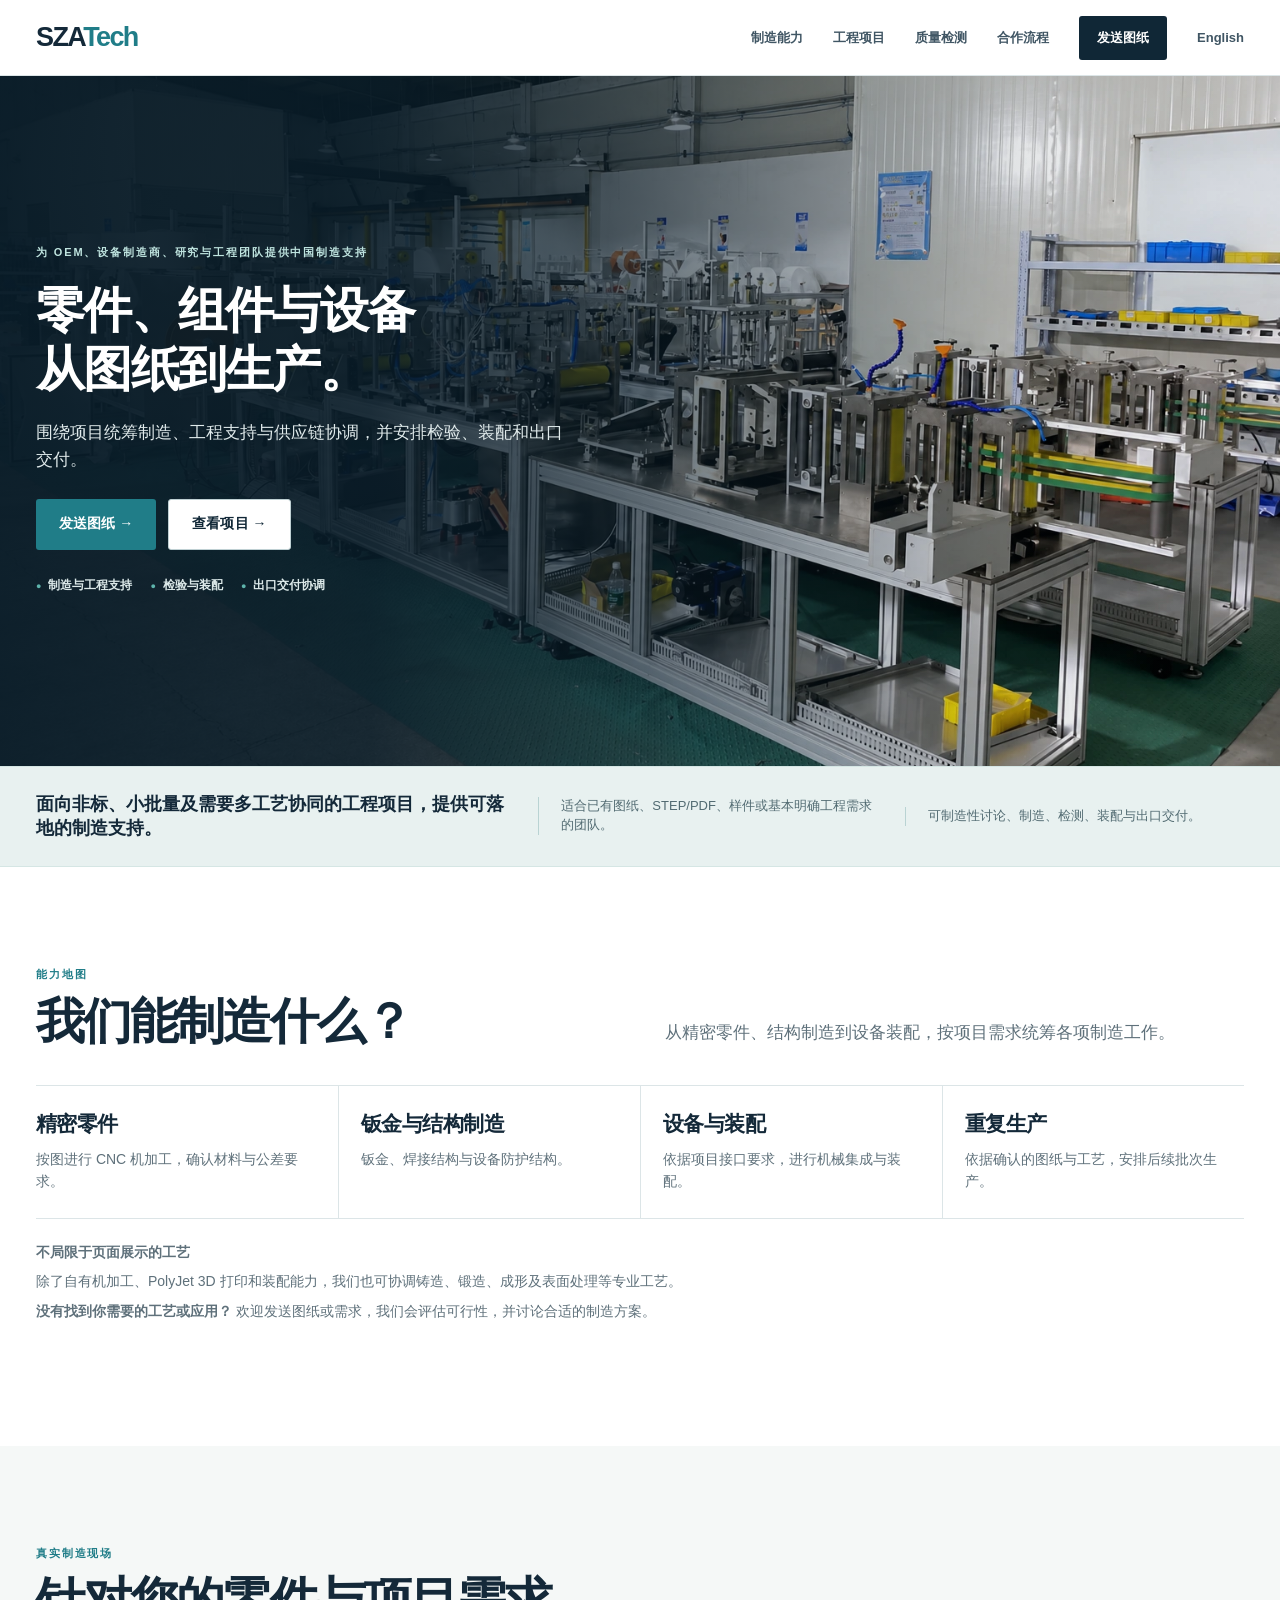
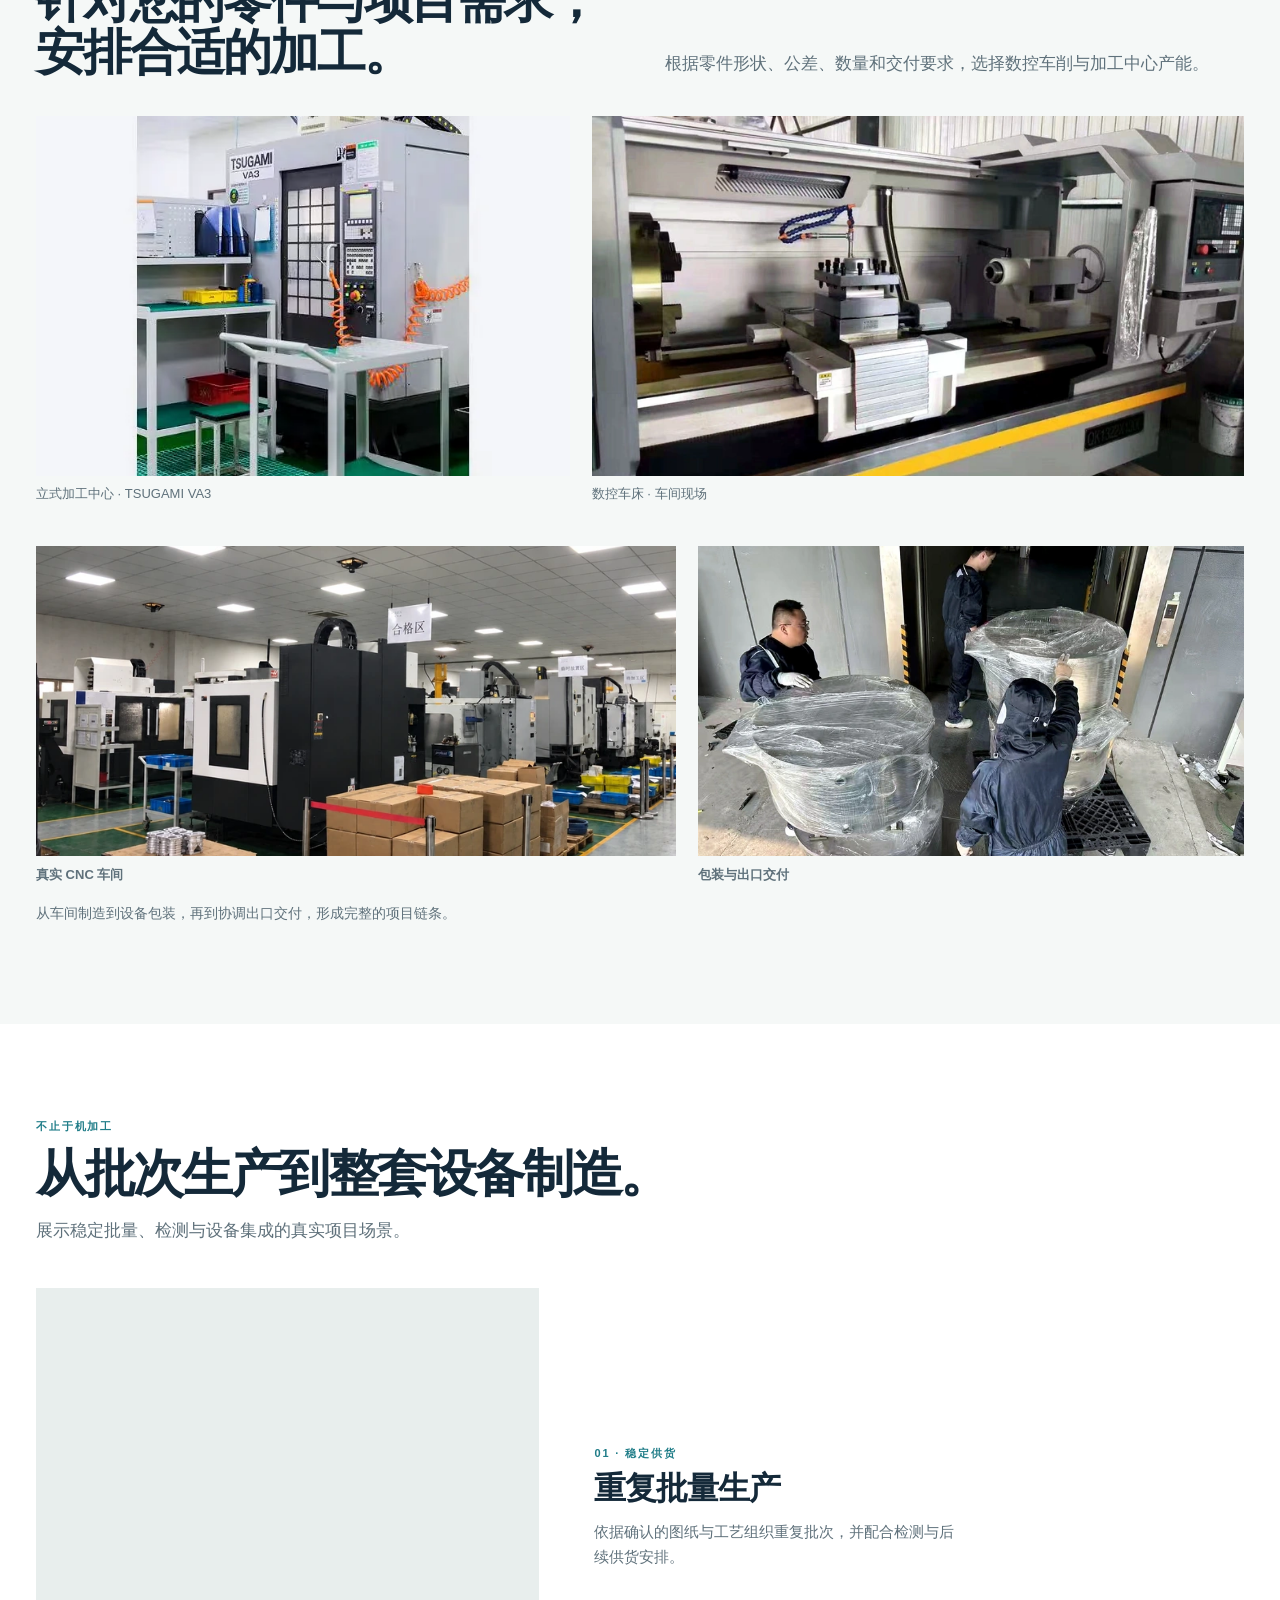
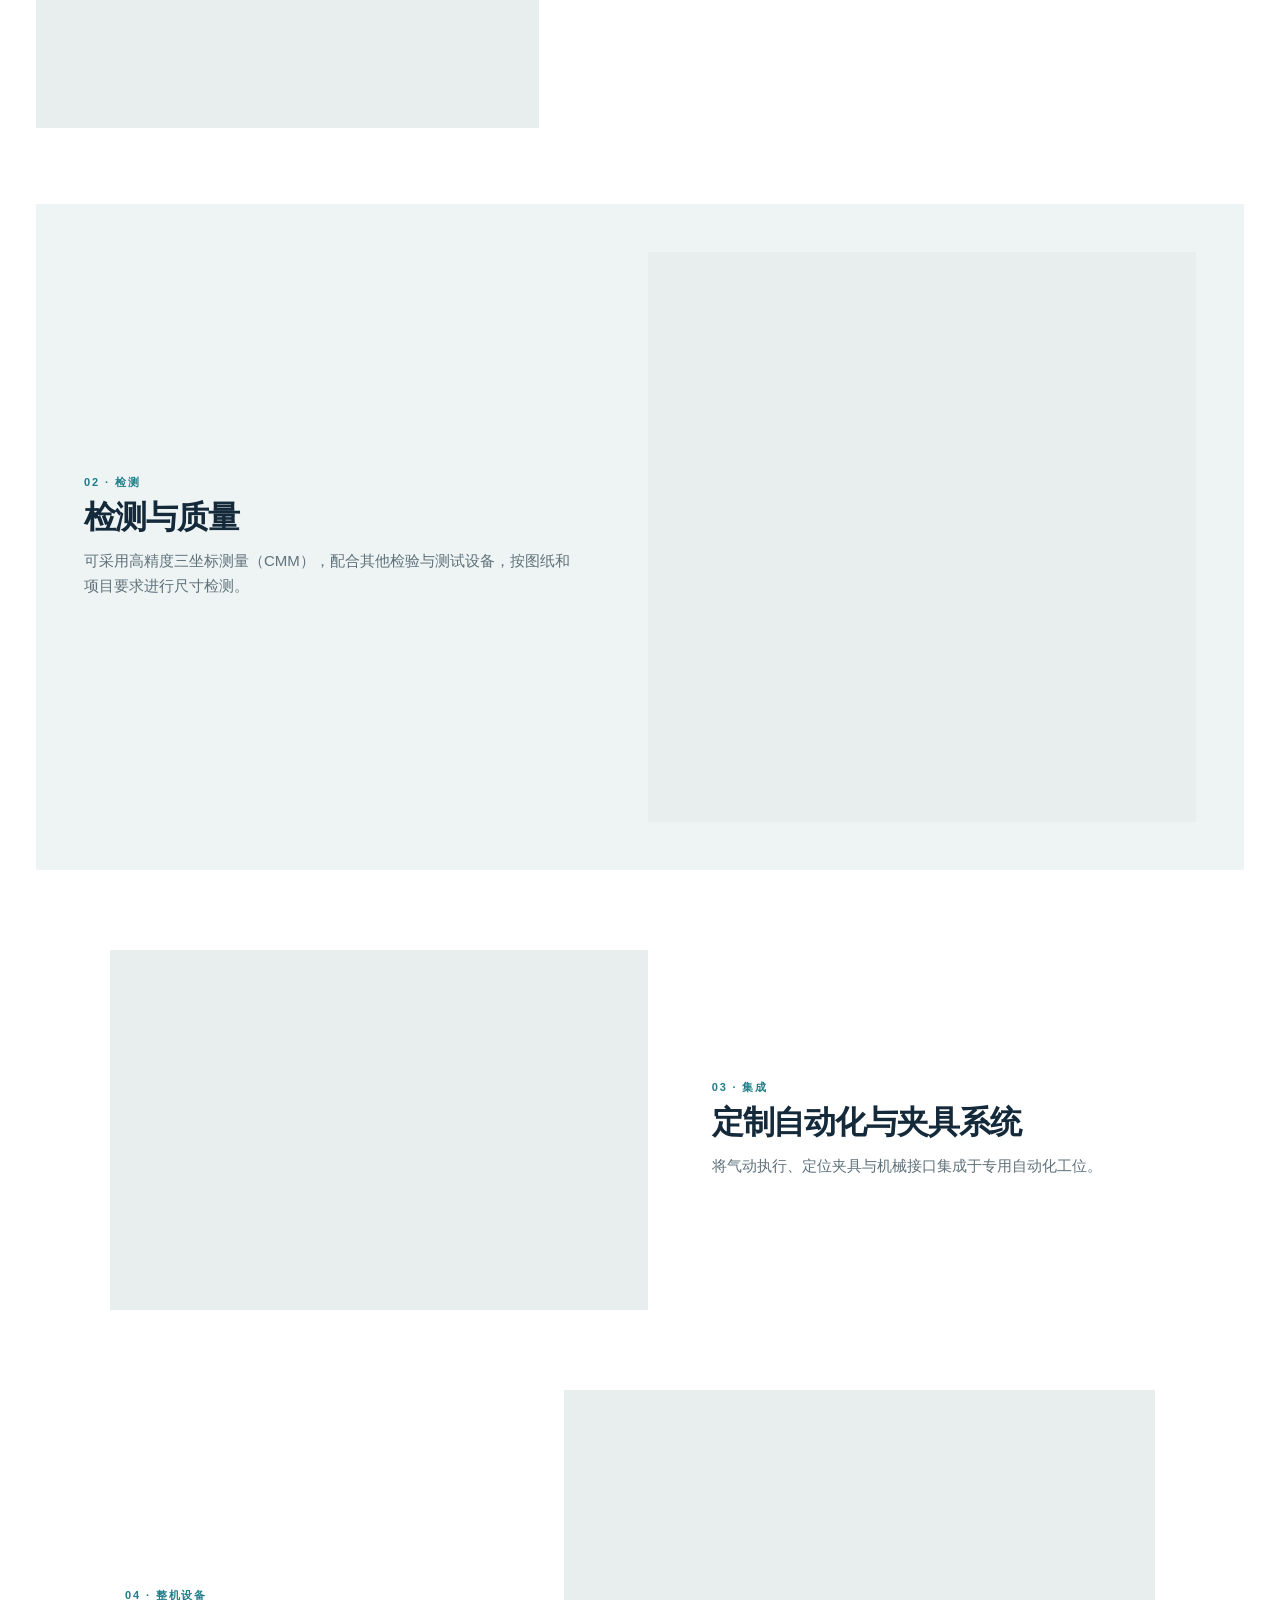
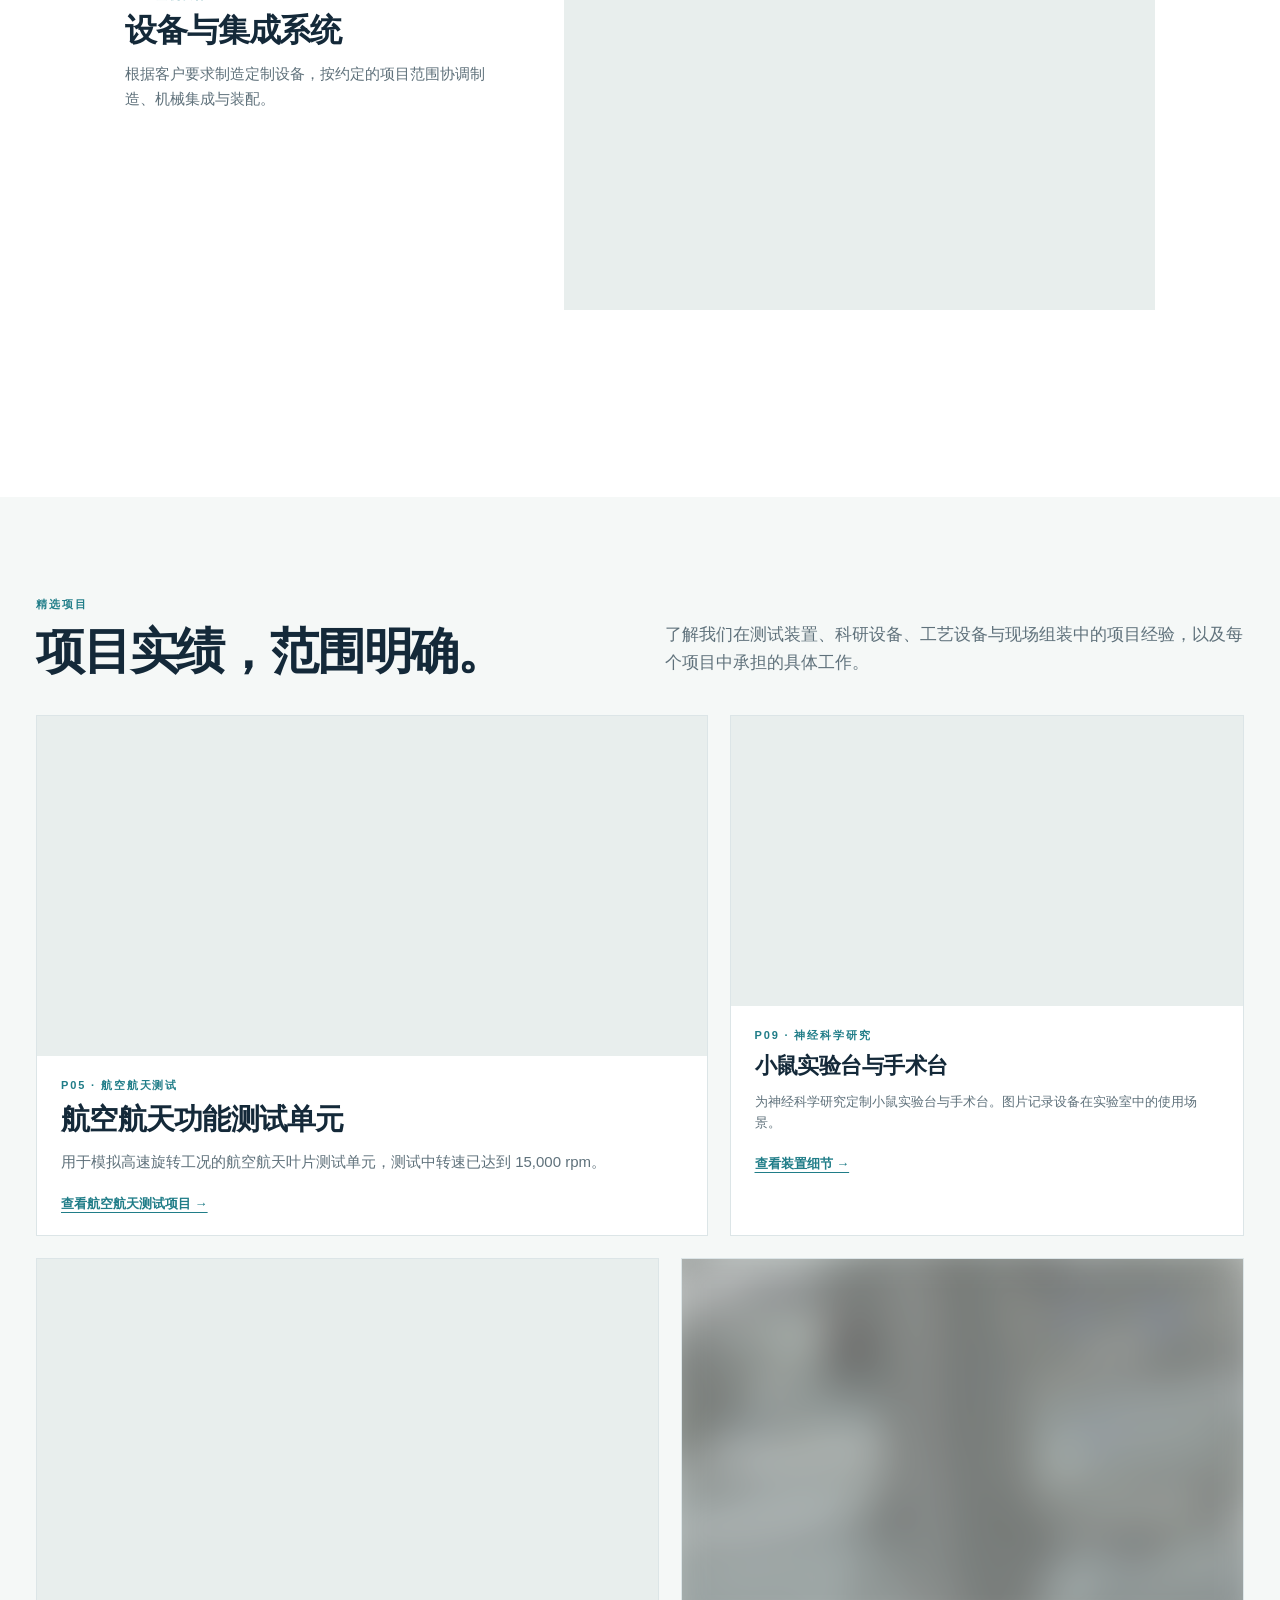
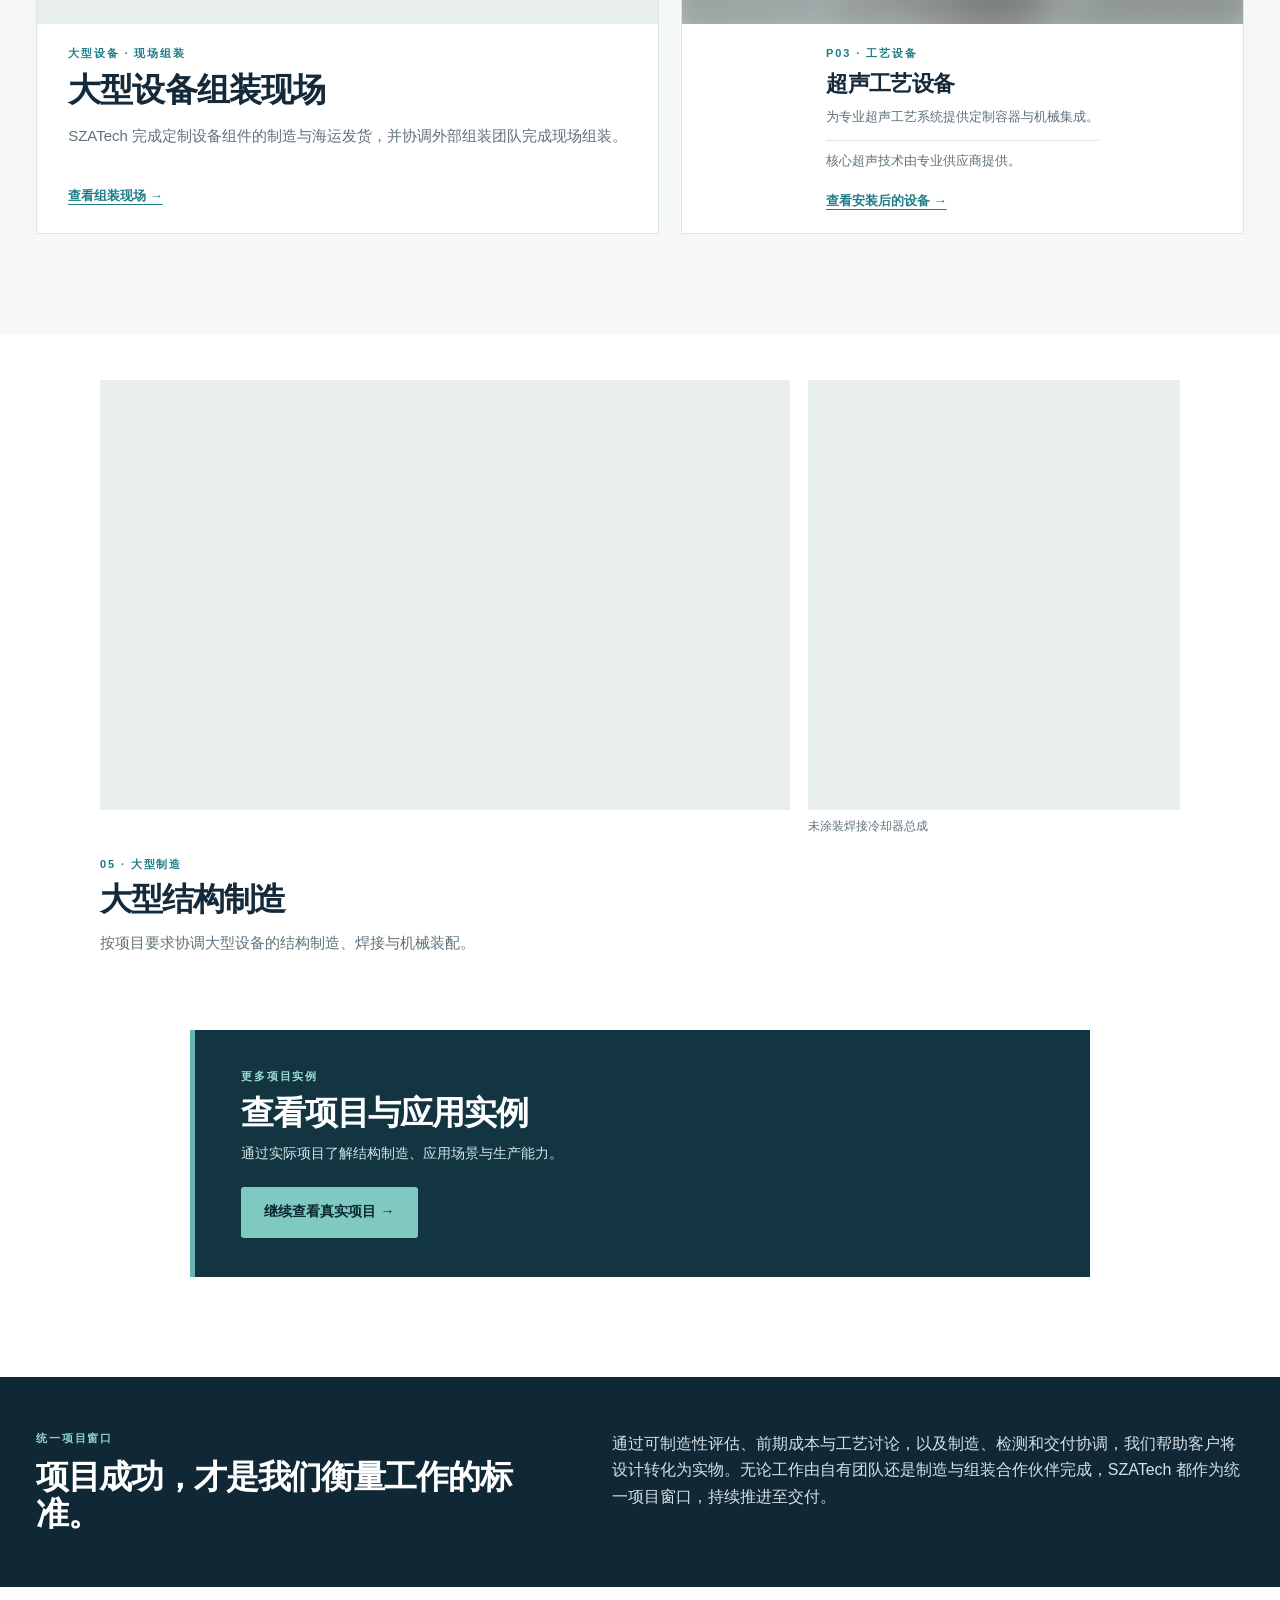
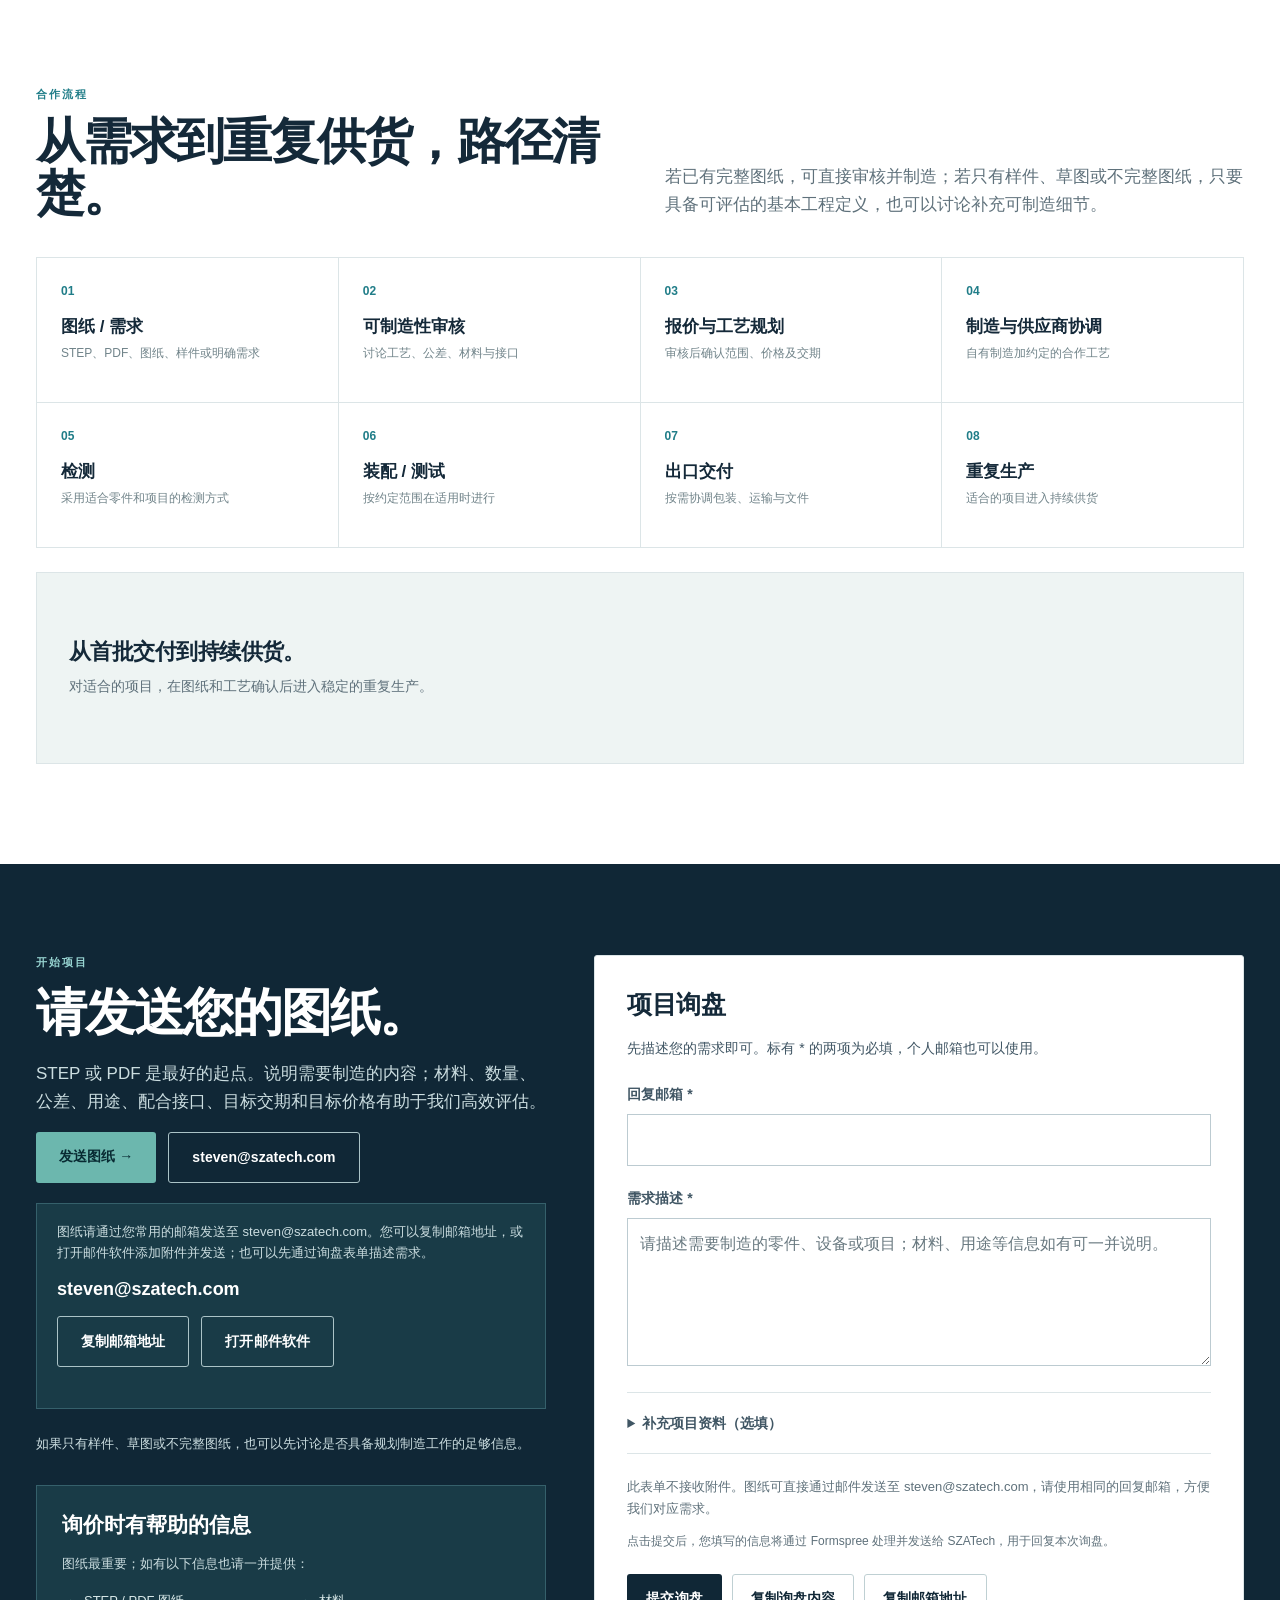
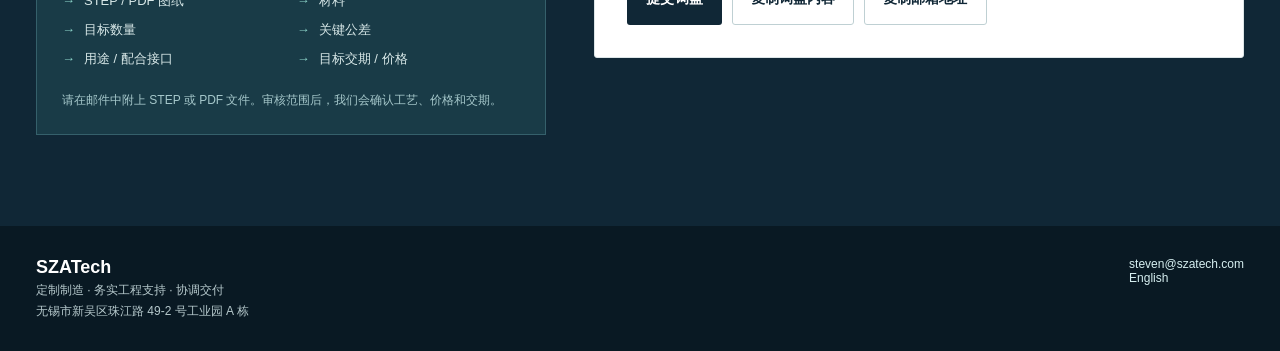
<file: zh/index.html>
<!doctype html><html lang="zh"><head><meta charset="utf-8"><meta name="viewport" content="width=device-width,initial-scale=1"><meta http-equiv="refresh" content="0; url=../zh.html"><link rel="canonical" href="https://szatech.com/zh.html"><title>SZATech｜精密零件、非标设备与定制制造</title></head><body><p><a href="../zh.html">前往中文首页</a></p></body></html>
</file>
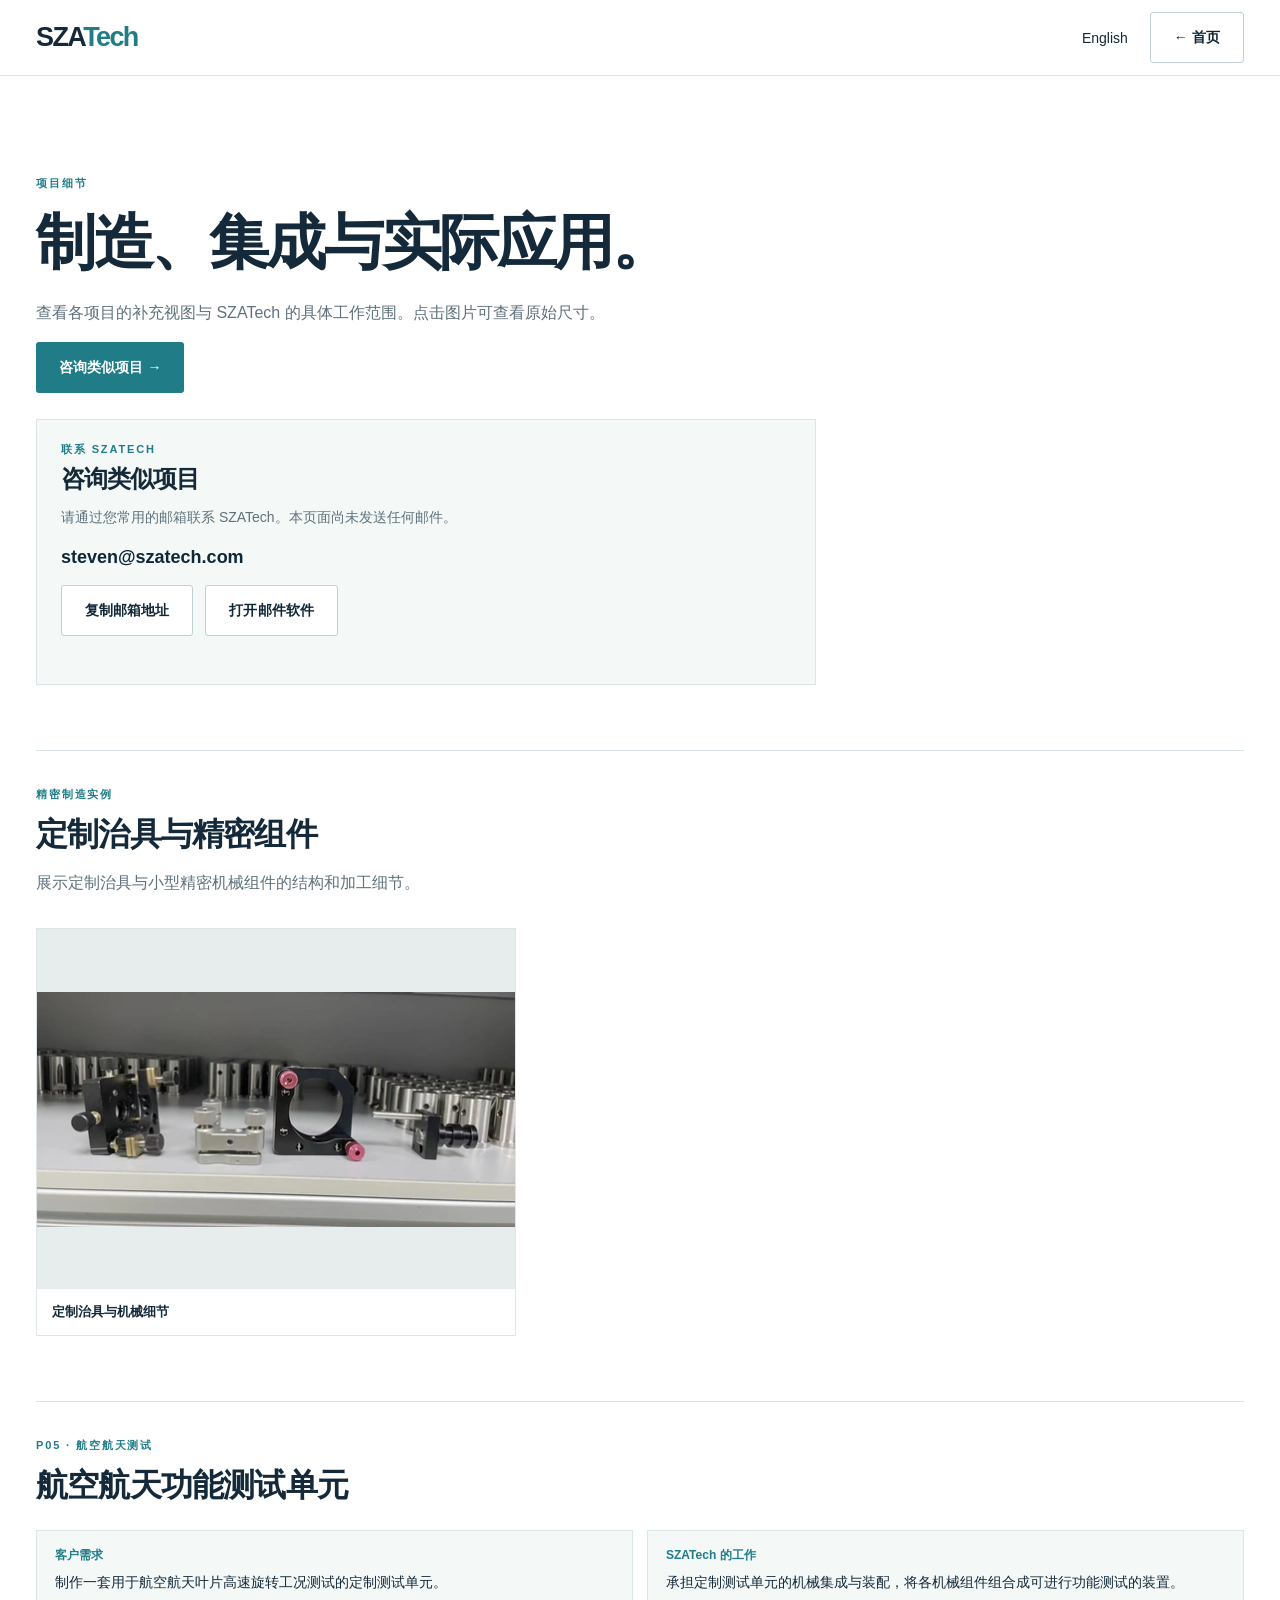
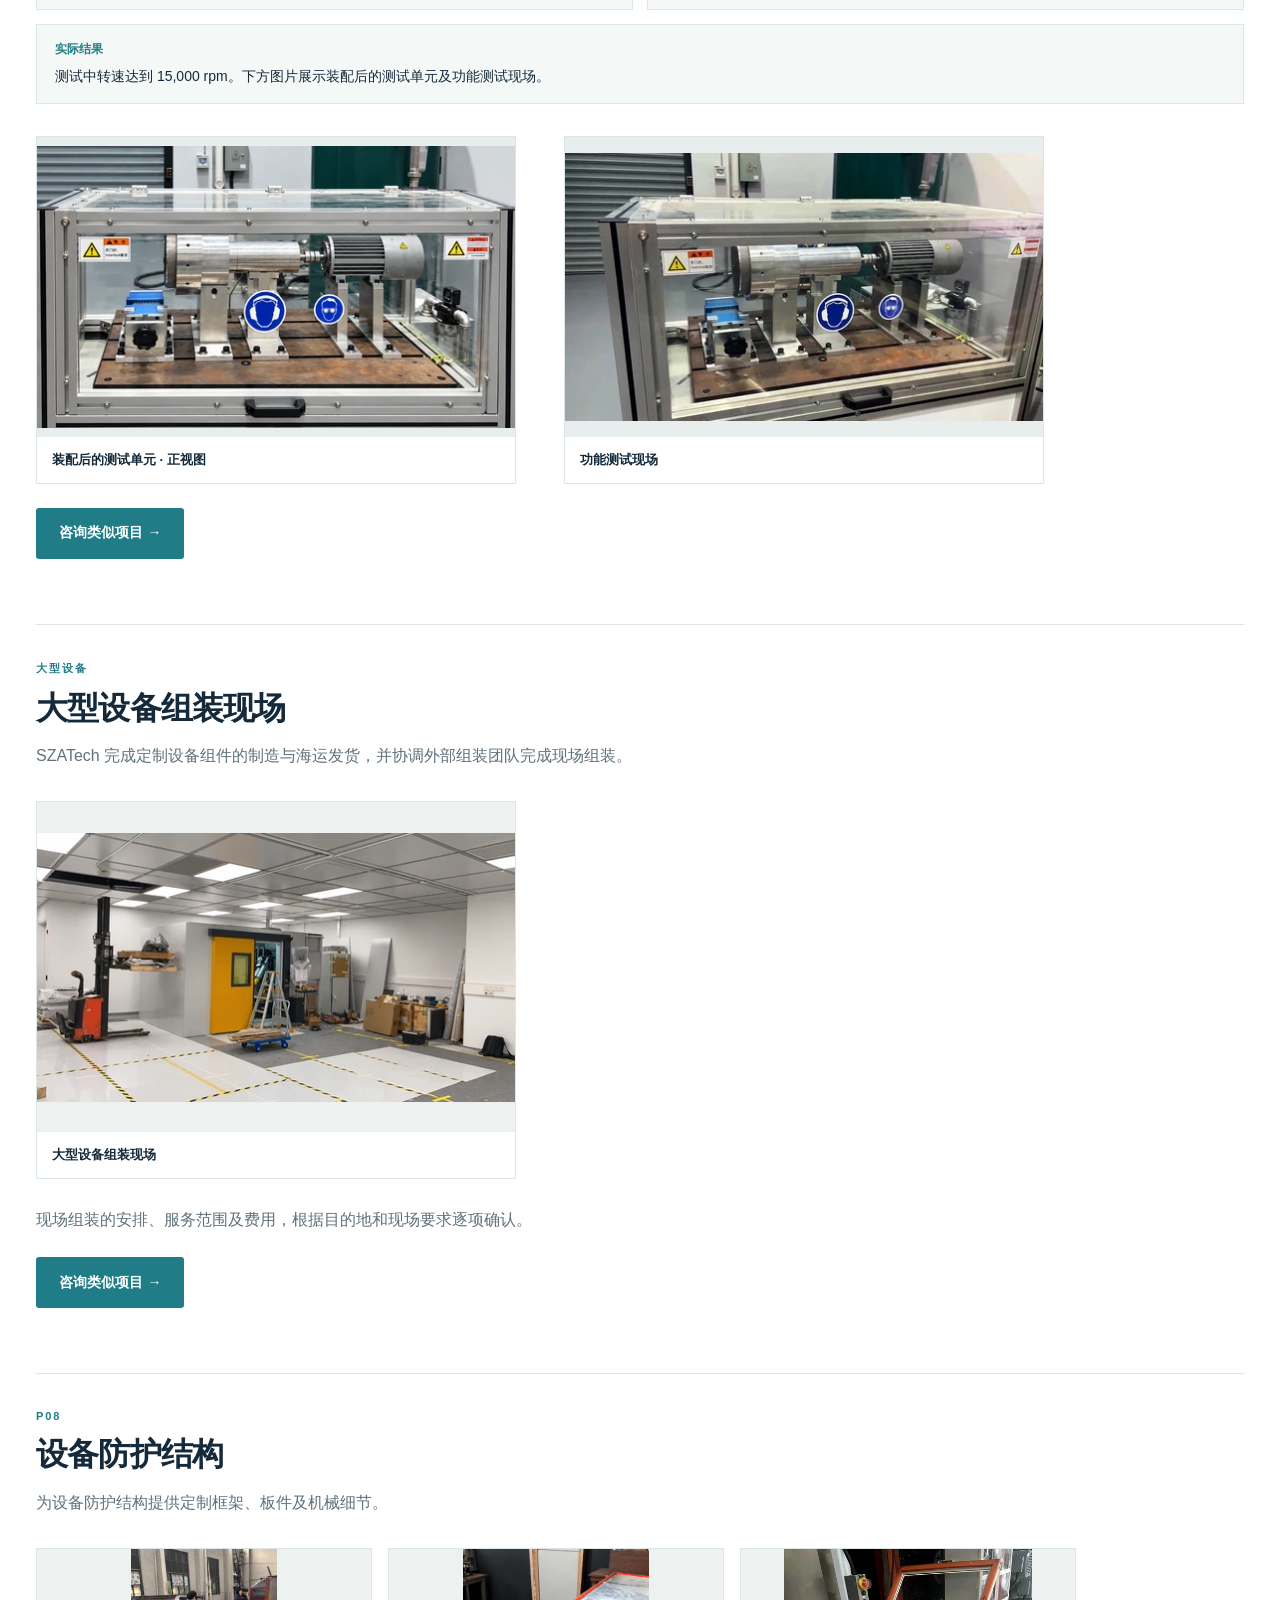
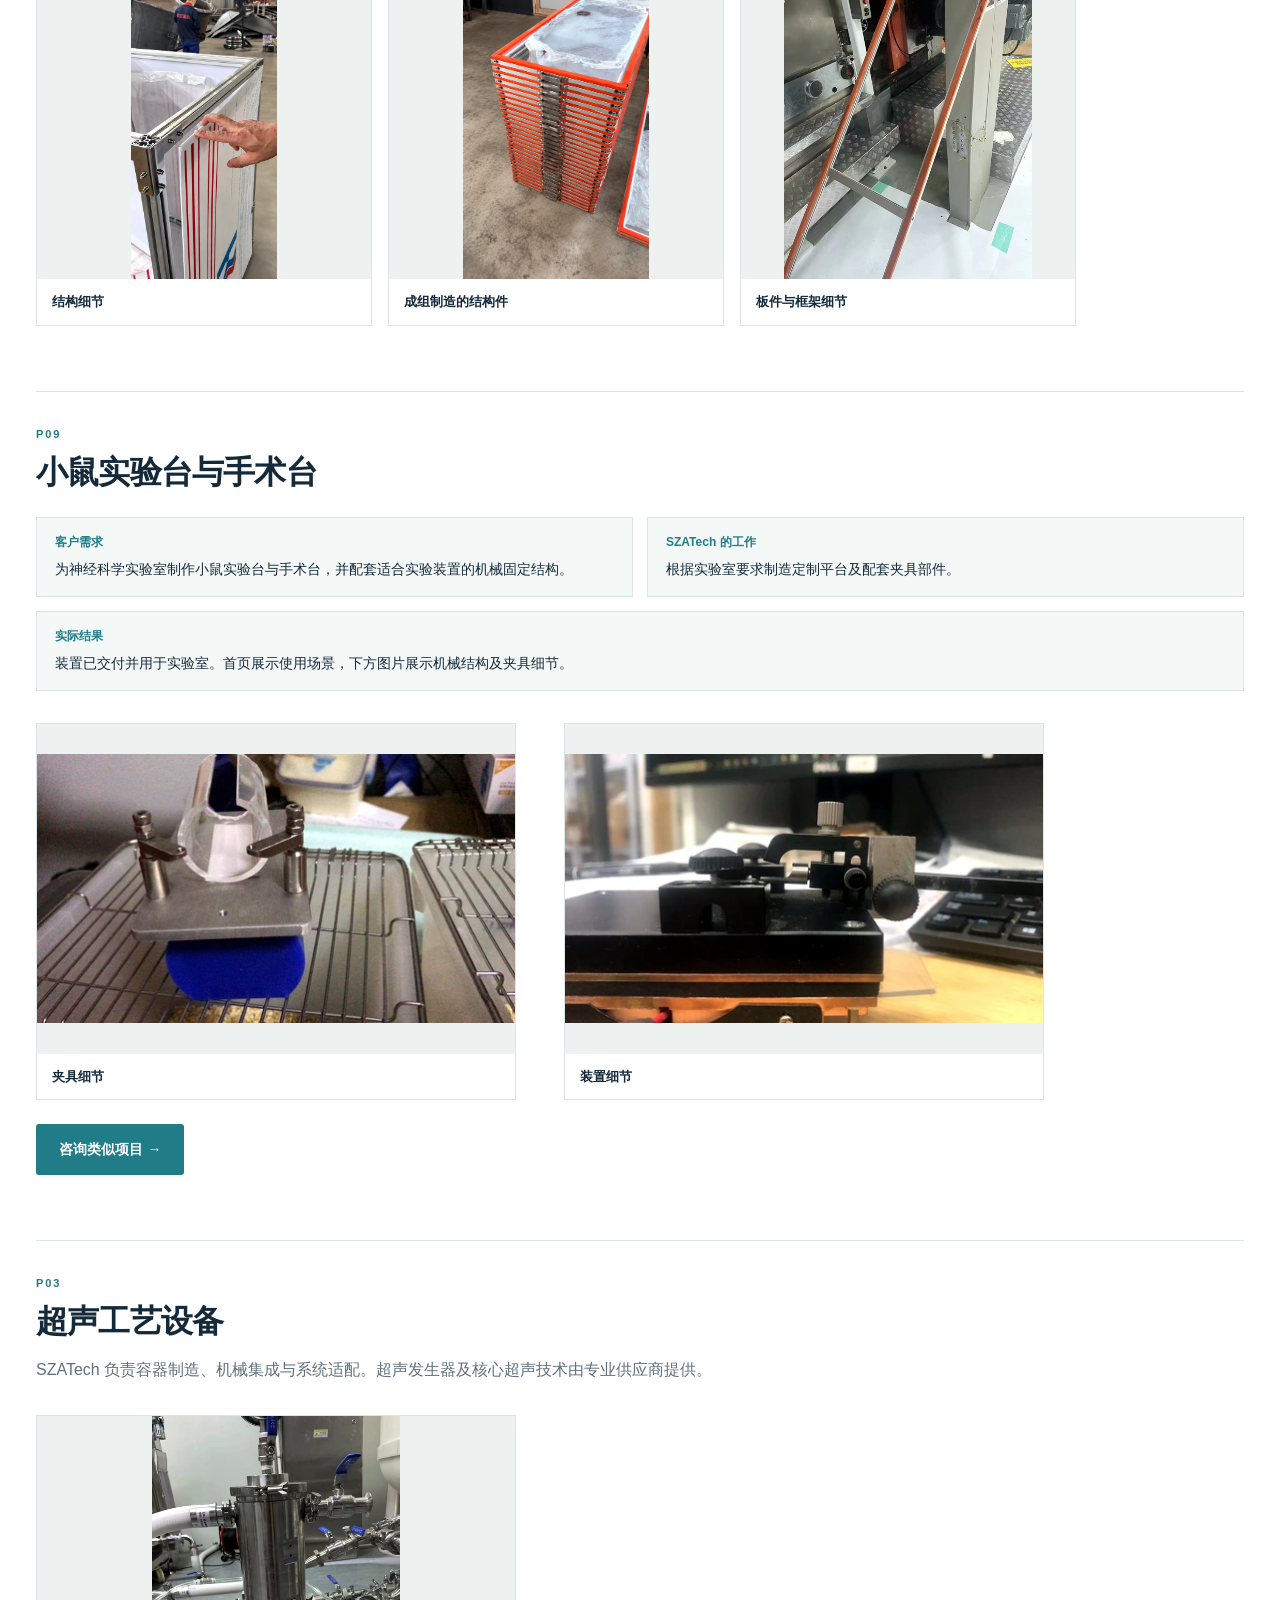
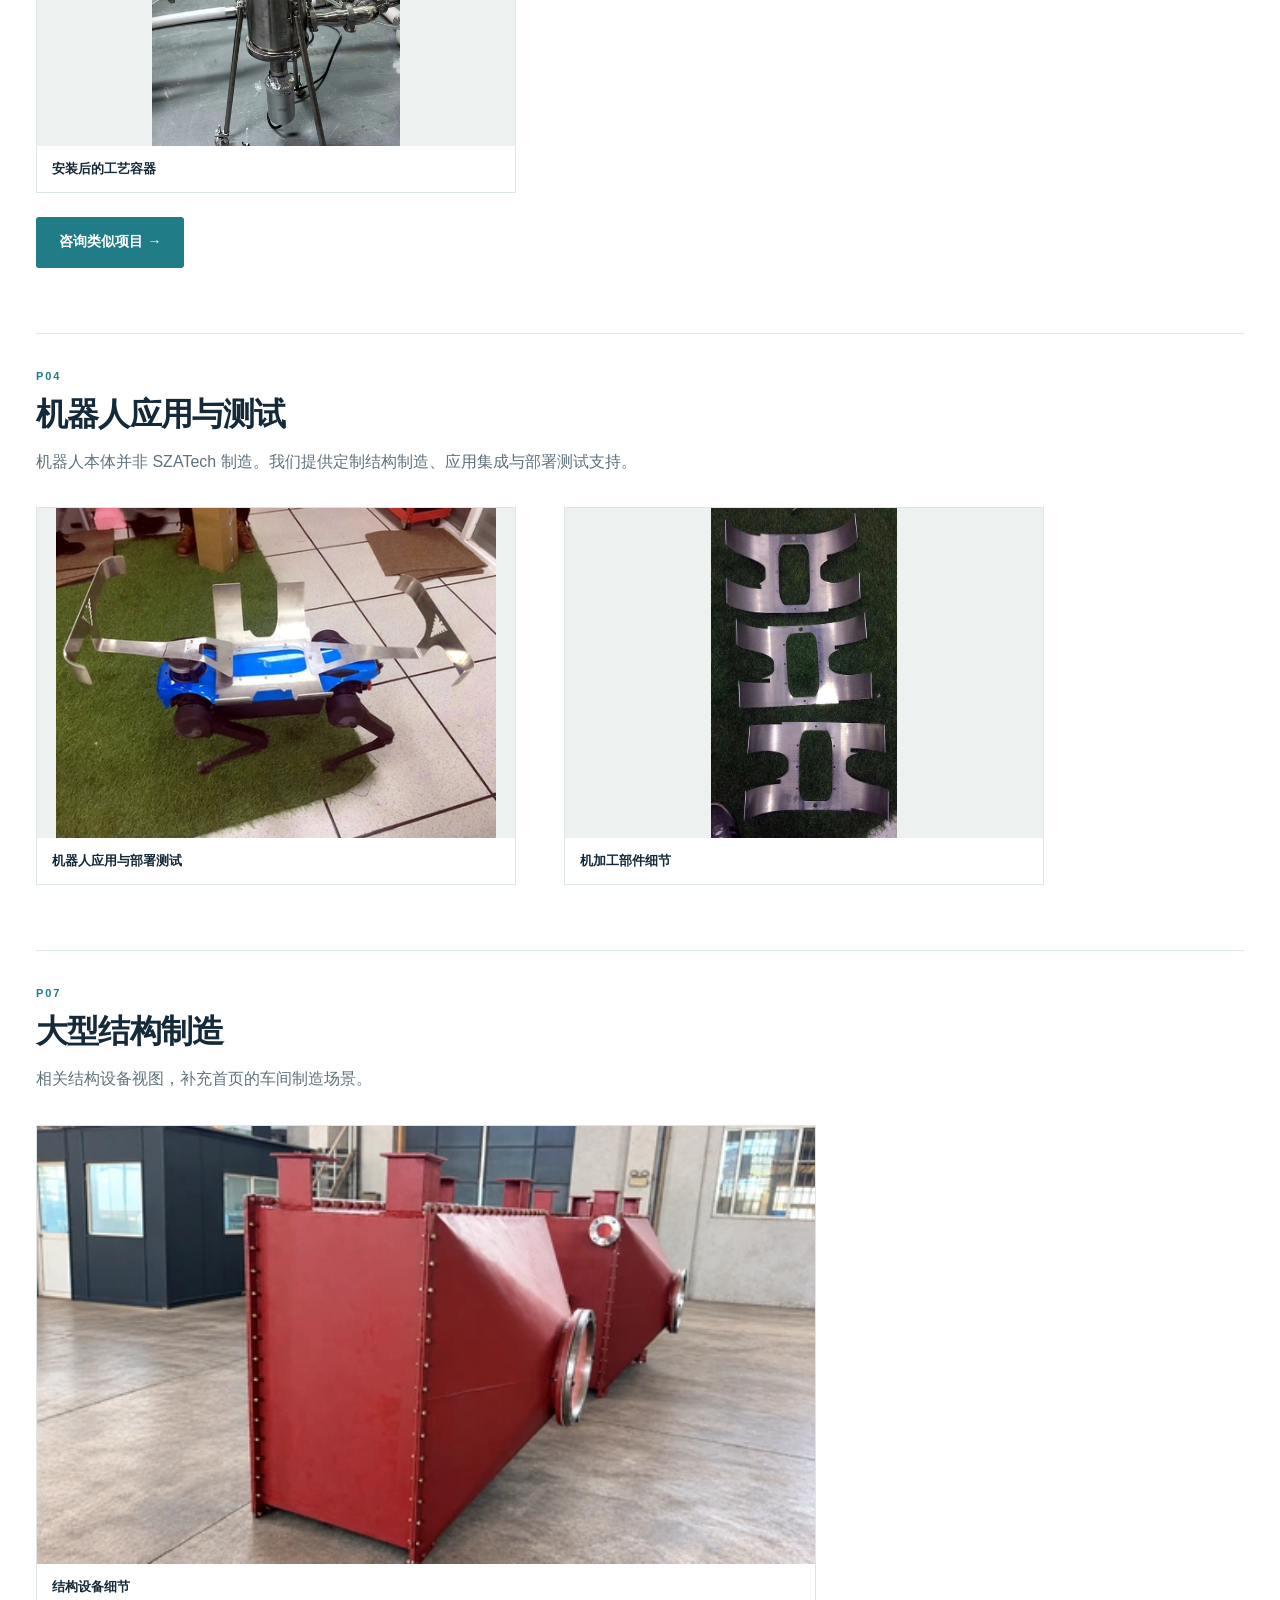
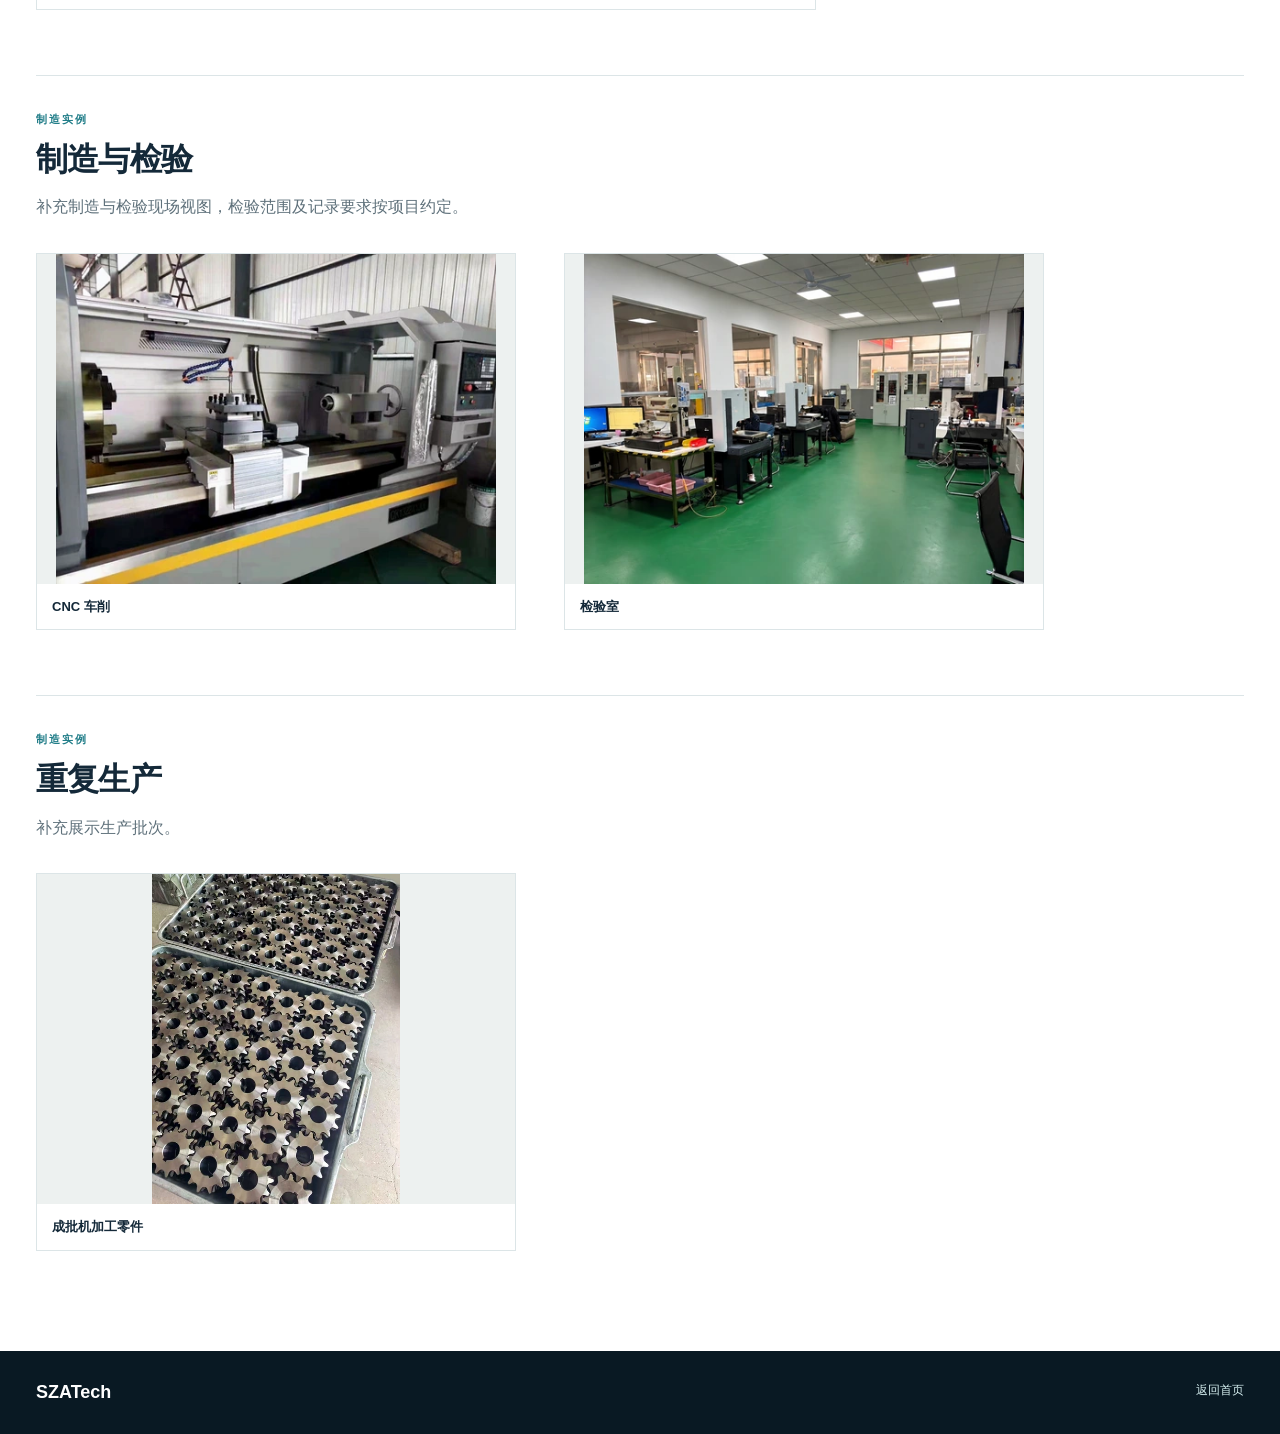
<file: case-supporting-zh.html>
<!doctype html><html lang="zh"><head><meta charset="utf-8"><meta name="viewport" content="width=device-width,initial-scale=1"><title>SZATech｜项目细节</title><link rel="stylesheet" href="assets/site.css"></head><body>
<header class="header"><div class="wrap header-inner"><a class="logo" href="zh.html">SZA<span>Tech</span></a><nav class="support-nav" aria-label="页面导航"><a href="case-supporting.html" lang="en">English</a><a class="button ghost" href="zh.html">← 首页</a></nav></div></header>
<main><div class="section"><div class="wrap"><div class="eyebrow">项目细节</div><h1 class="support-title">制造、集成与实际应用。</h1><p class="support-intro">查看各项目的补充视图与 SZATech 的具体工作范围。点击图片可查看原始尺寸。</p><p><a class="button primary" href="#case-contact" data-case="general">咨询类似项目 →</a></p><div class="case-contact" id="case-contact" tabindex="-1" aria-labelledby="case-contact-title"><div class="eyebrow">联系 SZATech</div><h2 id="case-contact-title">咨询类似项目</h2><p>请通过您常用的邮箱联系 SZATech。本页面尚未发送任何邮件。</p><p class="case-email-text" id="case-email-text">steven@szatech.com</p><div class="actions"><button type="button" class="button ghost" id="case-copy-email" disabled>复制邮箱地址</button><a class="button ghost" id="case-open-email" href="mailto:steven@szatech.com?subject=SZATech%20similar%20project%20inquiry">打开邮件软件</a></div><p id="case-contact-status" role="status" aria-live="polite"></p></div>
<section class="support-group" id="precision-fixture"><div class="eyebrow">精密制造实例</div><h2>定制治具与精密组件</h2><p class="support-intro">展示定制治具与小型精密机械组件的结构和加工细节。</p><div class="support-grid"><figure class="support-card fixture-detail"><a href="assets/071-precision-fixture-refresh.webp"><img src="assets/071-precision-fixture-refresh.webp" alt="定制精密治具与小型机械部件" loading="lazy" width="1706" height="840" srcset="assets/071-precision-fixture-refresh-w480.webp 480w, assets/071-precision-fixture-refresh-w800.webp 800w, assets/071-precision-fixture-refresh-w1200.webp 1200w, assets/071-precision-fixture-refresh.webp 1706w" sizes="(max-width: 720px) calc(100vw - 36px), (max-width: 1050px) 45vw, 390px"></a><figcaption>定制治具与机械细节</figcaption></figure></div></section><section class="support-group p05-detail" id="p05"><div class="eyebrow">P05 · 航空航天测试</div><h2>航空航天功能测试单元</h2><dl class="project-facts case-facts"><div><dt>客户需求</dt><dd>制作一套用于航空航天叶片高速旋转工况测试的定制测试单元。</dd></div><div><dt>SZATech 的工作</dt><dd>承担定制测试单元的机械集成与装配，将各机械组件组合成可进行功能测试的装置。</dd></div><div><dt>实际结果</dt><dd>测试中转速达到 15,000 rpm。下方图片展示装配后的测试单元及功能测试现场。</dd></div></dl><div class="support-grid p05-images"><figure class="support-card"><a href="assets/065-functional-test-front-view.webp"><img src="assets/065-functional-test-front-view.webp" alt="航空航天功能测试单元装配后的正视图" loading="lazy" width="1630" height="965" srcset="assets/065-functional-test-front-view-w480.webp 480w, assets/065-functional-test-front-view-w800.webp 800w, assets/065-functional-test-front-view-w1200.webp 1200w, assets/065-functional-test-front-view.webp 1630w" sizes="(max-width: 720px) calc(100vw - 36px), (max-width: 1050px) 45vw, 390px"></a><figcaption>装配后的测试单元 · 正视图</figcaption></figure><figure class="support-card"><a href="assets/065-equipment-functional-test.webp"><img src="assets/065-equipment-functional-test.webp" alt="原始功能测试现场照片" loading="lazy" width="1280" height="720" srcset="assets/065-equipment-functional-test-w480.webp 480w, assets/065-equipment-functional-test-w800.webp 800w, assets/065-equipment-functional-test.webp 1280w" sizes="(max-width: 720px) calc(100vw - 36px), (max-width: 1050px) 45vw, 390px"></a><figcaption>功能测试现场</figcaption></figure></div><p class="case-cta"><a class="button primary" href="#case-contact" data-case="p05">咨询类似项目 →</a></p></section><section class="support-group" id="installation"><div class="eyebrow">大型设备</div><h2>大型设备组装现场</h2><p class="support-intro">SZATech 完成定制设备组件的制造与海运发货，并协调外部组装团队完成现场组装。</p><div class="support-grid"><figure class="support-card"><a href="assets/067-large-equipment-installation-retouched.webp"><img src="assets/067-large-equipment-installation-retouched.webp" alt="大型设备组装现场" loading="lazy" width="1672" height="940" srcset="assets/067-large-equipment-installation-retouched-w480.webp 480w, assets/067-large-equipment-installation-retouched-w800.webp 800w, assets/067-large-equipment-installation-retouched-w1200.webp 1200w, assets/067-large-equipment-installation-retouched.webp 1672w" sizes="(max-width: 720px) calc(100vw - 36px), (max-width: 1050px) 45vw, 390px"></a><figcaption>大型设备组装现场</figcaption></figure></div><p class="support-note">现场组装的安排、服务范围及费用，根据目的地和现场要求逐项确认。</p><p class="case-cta"><a class="button primary" href="#case-contact" data-case="installation">咨询类似项目 →</a></p></section><section class="support-group" id="p08"><div class="eyebrow">P08</div><h2>设备防护结构</h2><p class="support-intro">为设备防护结构提供定制框架、板件及机械细节。</p><div class="support-grid"><figure class="support-card"><a href="assets/p08-034-clean-wall-v2.webp"><img src="assets/p08-034-clean-wall-v2.webp" alt="结构细节" loading="lazy" width="835" height="1884" srcset="assets/p08-034-clean-wall-v2-w480.webp 480w, assets/p08-034-clean-wall-v2.webp 835w" sizes="(max-width: 720px) calc(100vw - 36px), (max-width: 1050px) 45vw, 390px"></a><figcaption>结构细节</figcaption></figure><figure class="support-card"><a href="assets/p08-059-clean-door-v2.webp"><img src="assets/p08-059-clean-door-v2.webp" alt="成组制造的结构件" loading="lazy" width="941" height="1672" srcset="assets/p08-059-clean-door-v2-w480.webp 480w, assets/p08-059-clean-door-v2-w800.webp 800w, assets/p08-059-clean-door-v2.webp 941w" sizes="(max-width: 720px) calc(100vw - 36px), (max-width: 1050px) 45vw, 390px"></a><figcaption>成组制造的结构件</figcaption></figure><figure class="support-card"><a href="assets/p08-031.jpg"><img src="assets/p08-031.jpg" alt="板件与框架细节" loading="lazy" width="1280" height="1707" srcset="assets/p08-031-w480.webp 480w, assets/p08-031-w800.webp 800w, assets/p08-031.jpg 1280w" sizes="(max-width: 720px) calc(100vw - 36px), (max-width: 1050px) 45vw, 390px"></a><figcaption>板件与框架细节</figcaption></figure></div></section><section class="support-group" id="p09"><div class="eyebrow">P09</div><h2>小鼠实验台与手术台</h2><dl class="project-facts case-facts"><div><dt>客户需求</dt><dd>为神经科学实验室制作小鼠实验台与手术台，并配套适合实验装置的机械固定结构。</dd></div><div><dt>SZATech 的工作</dt><dd>根据实验室要求制造定制平台及配套夹具部件。</dd></div><div><dt>实际结果</dt><dd>装置已交付并用于实验室。首页展示使用场景，下方图片展示机械结构及夹具细节。</dd></div></dl><div class="support-grid"><figure class="support-card"><a href="assets/p09-061.webp"><img src="assets/p09-061.webp" alt="夹具细节" loading="lazy" width="1920" height="1080" srcset="assets/p09-061-w480.webp 480w, assets/p09-061-w800.webp 800w, assets/p09-061-w1200.webp 1200w, assets/p09-061.webp 1920w" sizes="(max-width: 720px) calc(100vw - 36px), (max-width: 1050px) 45vw, 390px"></a><figcaption>夹具细节</figcaption></figure><figure class="support-card"><a href="assets/p09-063.webp"><img src="assets/p09-063.webp" alt="装置细节" loading="lazy" width="1920" height="1080" srcset="assets/p09-063-w480.webp 480w, assets/p09-063-w800.webp 800w, assets/p09-063-w1200.webp 1200w, assets/p09-063.webp 1920w" sizes="(max-width: 720px) calc(100vw - 36px), (max-width: 1050px) 45vw, 390px"></a><figcaption>装置细节</figcaption></figure></div><p class="case-cta"><a class="button primary" href="#case-contact" data-case="p09">咨询类似项目 →</a></p></section><section class="support-group" id="p03"><div class="eyebrow">P03</div><h2>超声工艺设备</h2><p class="support-intro">SZATech 负责容器制造、机械集成与系统适配。超声发生器及核心超声技术由专业供应商提供。</p><div class="support-grid"><figure class="support-card"><a href="assets/p03-038.jpg"><img src="assets/p03-038.jpg" alt="安装后的工艺容器" loading="lazy" width="1279" height="1706" srcset="assets/p03-038-w480.webp 480w, assets/p03-038-w800.webp 800w, assets/p03-038.jpg 1279w" sizes="(max-width: 720px) calc(100vw - 36px), (max-width: 1050px) 45vw, 390px"></a><figcaption>安装后的工艺容器</figcaption></figure></div><p class="case-cta"><a class="button primary" href="#case-contact" data-case="p03">咨询类似项目 →</a></p></section><section class="support-group" id="p04"><div class="eyebrow">P04</div><h2>机器人应用与测试</h2><p class="support-intro">机器人本体并非 SZATech 制造。我们提供定制结构制造、应用集成与部署测试支持。</p><div class="support-grid"><figure class="support-card"><a href="assets/p04-application.jpg"><img src="assets/p04-application.jpg" alt="机器人应用与部署测试" loading="lazy" width="1440" height="1080" srcset="assets/p04-application-w480.webp 480w, assets/p04-application-w800.webp 800w, assets/p04-application-w1200.webp 1200w, assets/p04-application.jpg 1440w" sizes="(max-width: 720px) calc(100vw - 36px), (max-width: 1050px) 45vw, 390px"></a><figcaption>机器人应用与部署测试</figcaption></figure><figure class="support-card"><a href="assets/p04-003.jpg"><img src="assets/p04-003.jpg" alt="机加工部件细节" loading="lazy" width="916" height="1628" srcset="assets/p04-003-w480.webp 480w, assets/p04-003-w800.webp 800w, assets/p04-003.jpg 916w" sizes="(max-width: 720px) calc(100vw - 36px), (max-width: 1050px) 45vw, 390px"></a><figcaption>机加工部件细节</figcaption></figure></div></section><section class="support-group" id="p07"><div class="eyebrow">P07</div><h2>大型结构制造</h2><p class="support-intro">相关结构设备视图，补充首页的车间制造场景。</p><div class="support-grid"><figure class="support-card"><a href="assets/p07-022-clean-workshop-v2.webp"><img src="assets/p07-022-clean-workshop-v2.webp" alt="结构设备细节" loading="lazy" width="1672" height="941" srcset="assets/p07-022-clean-workshop-v2-w480.webp 480w, assets/p07-022-clean-workshop-v2-w800.webp 800w, assets/p07-022-clean-workshop-v2-w1200.webp 1200w, assets/p07-022-clean-workshop-v2.webp 1672w" sizes="(max-width: 720px) calc(100vw - 36px), 780px"></a><figcaption>结构设备细节</figcaption></figure></div></section><section class="support-group" id="manufacturing"><div class="eyebrow">制造实例</div><h2>制造与检验</h2><p class="support-intro">补充制造与检验现场视图，检验范围及记录要求按项目约定。</p><div class="support-grid"><figure class="support-card"><a href="assets/p11-041.webp"><img src="assets/p11-041.webp" alt="CNC 车削" loading="lazy" width="1440" height="1080" srcset="assets/p11-041-w480.webp 480w, assets/p11-041-w800.webp 800w, assets/p11-041-w1200.webp 1200w, assets/p11-041.webp 1440w" sizes="(max-width: 720px) calc(100vw - 36px), (max-width: 1050px) 45vw, 390px"></a><figcaption>CNC 车削</figcaption></figure><figure class="support-card"><a href="assets/p12-045-no-jacket.webp"><img src="assets/p12-045-no-jacket.webp" alt="检验室" loading="lazy" width="1448" height="1086" srcset="assets/p12-045-no-jacket-w480.webp 480w, assets/p12-045-no-jacket-w800.webp 800w, assets/p12-045-no-jacket-w1200.webp 1200w, assets/p12-045-no-jacket.webp 1448w" sizes="(max-width: 720px) calc(100vw - 36px), (max-width: 1050px) 45vw, 390px"></a><figcaption>检验室</figcaption></figure></div></section><section class="support-group" id="repeat"><div class="eyebrow">制造实例</div><h2>重复生产</h2><p class="support-intro">补充展示生产批次。</p><div class="support-grid"><figure class="support-card"><a href="assets/p10-012.jpg"><img src="assets/p10-012.jpg" alt="成批机加工零件" loading="lazy" width="1080" height="1440" srcset="assets/p10-012-w480.webp 480w, assets/p10-012-w800.webp 800w, assets/p10-012.jpg 1080w" sizes="(max-width: 720px) calc(100vw - 36px), (max-width: 1050px) 45vw, 390px"></a><figcaption>成批机加工零件</figcaption></figure></div></section></div></div></main><footer class="footer"><div class="wrap"><strong>SZATech</strong><a href="zh.html">返回首页</a></div></footer><script src="assets/case-contact.js" defer></script></body></html>
</file>
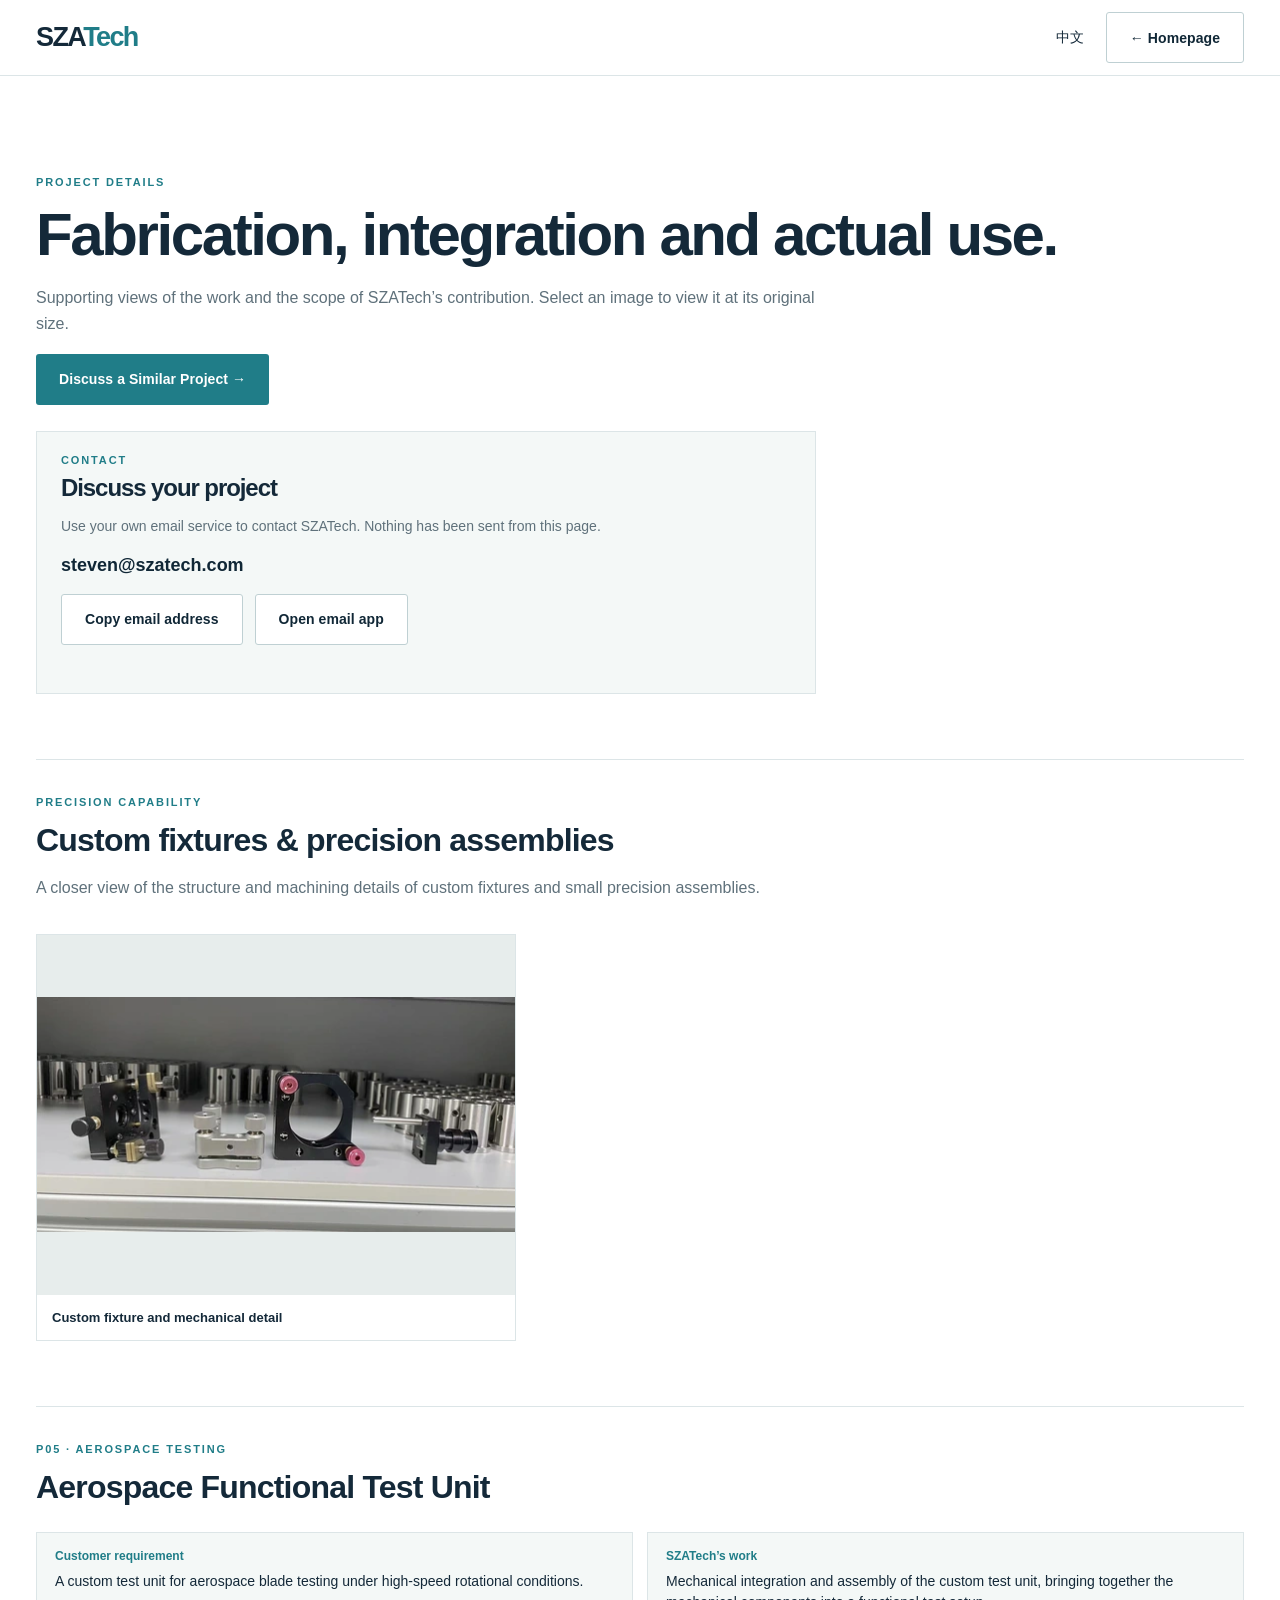
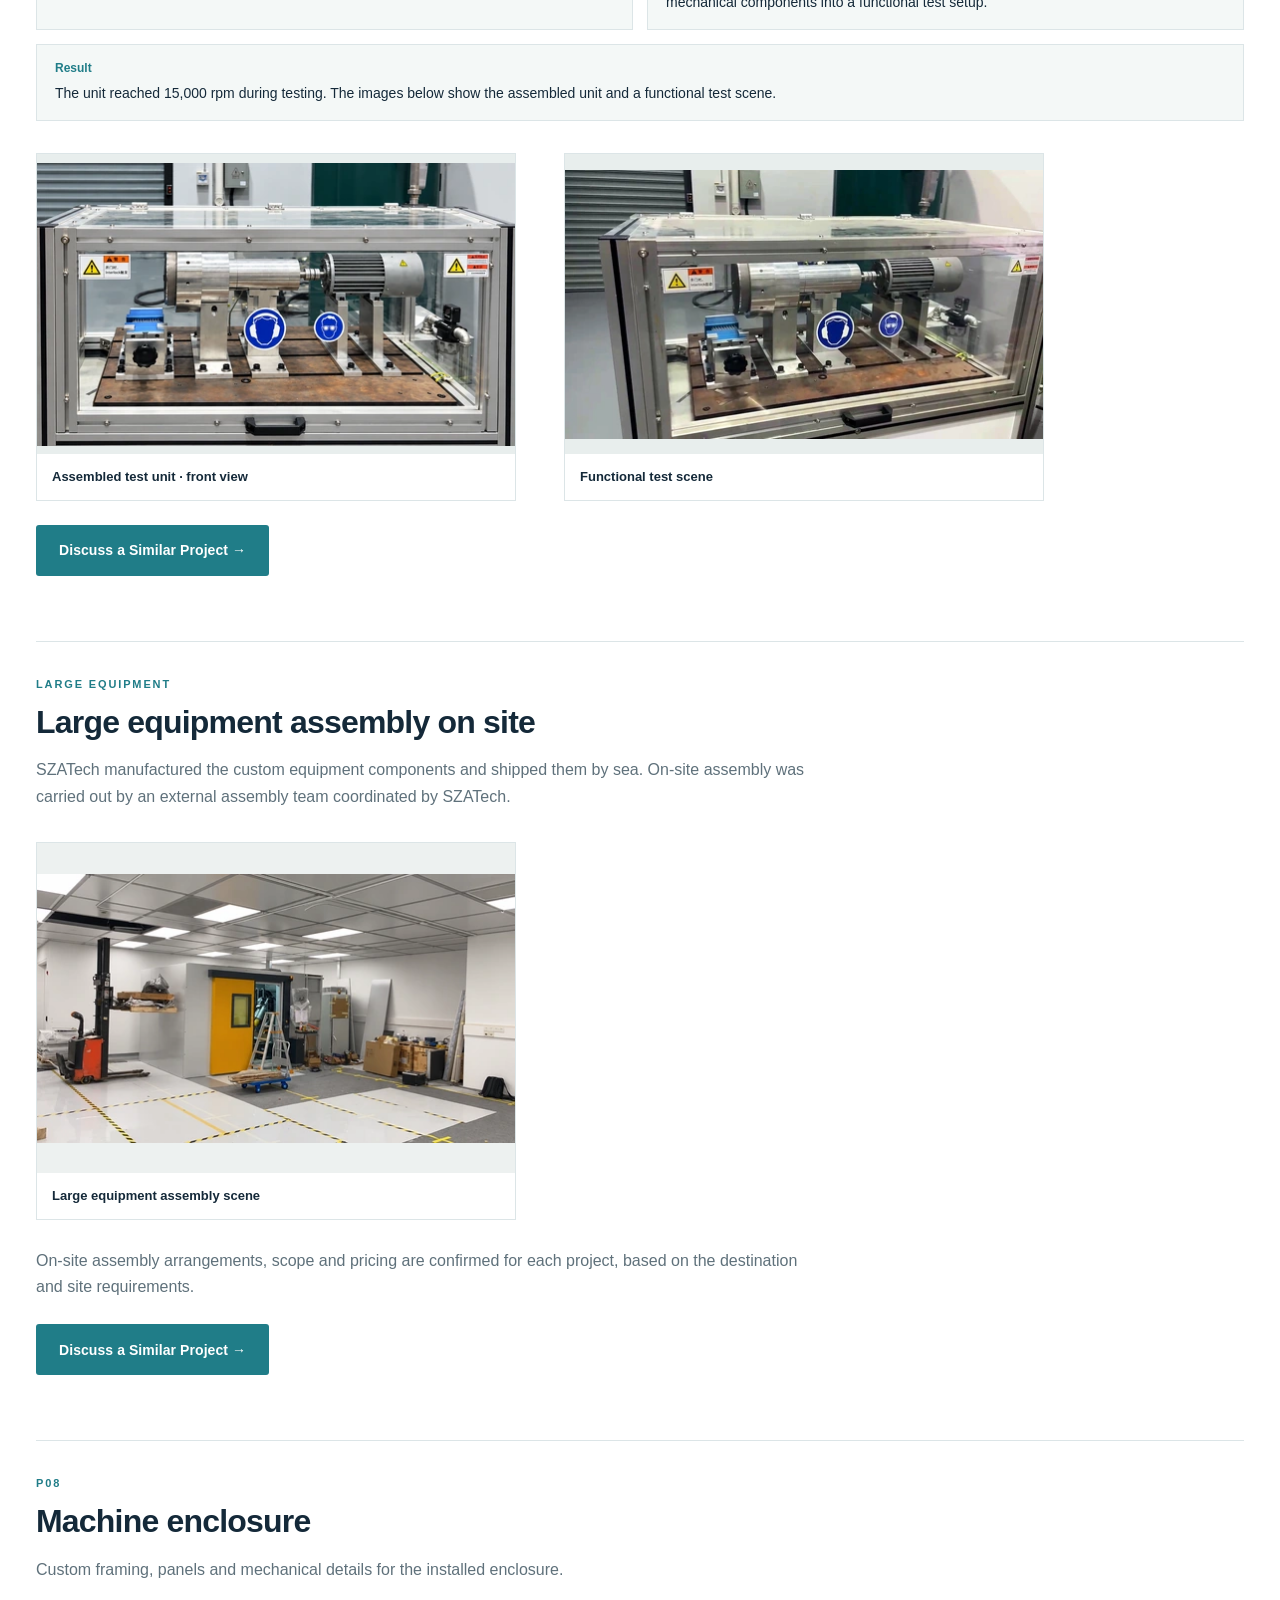
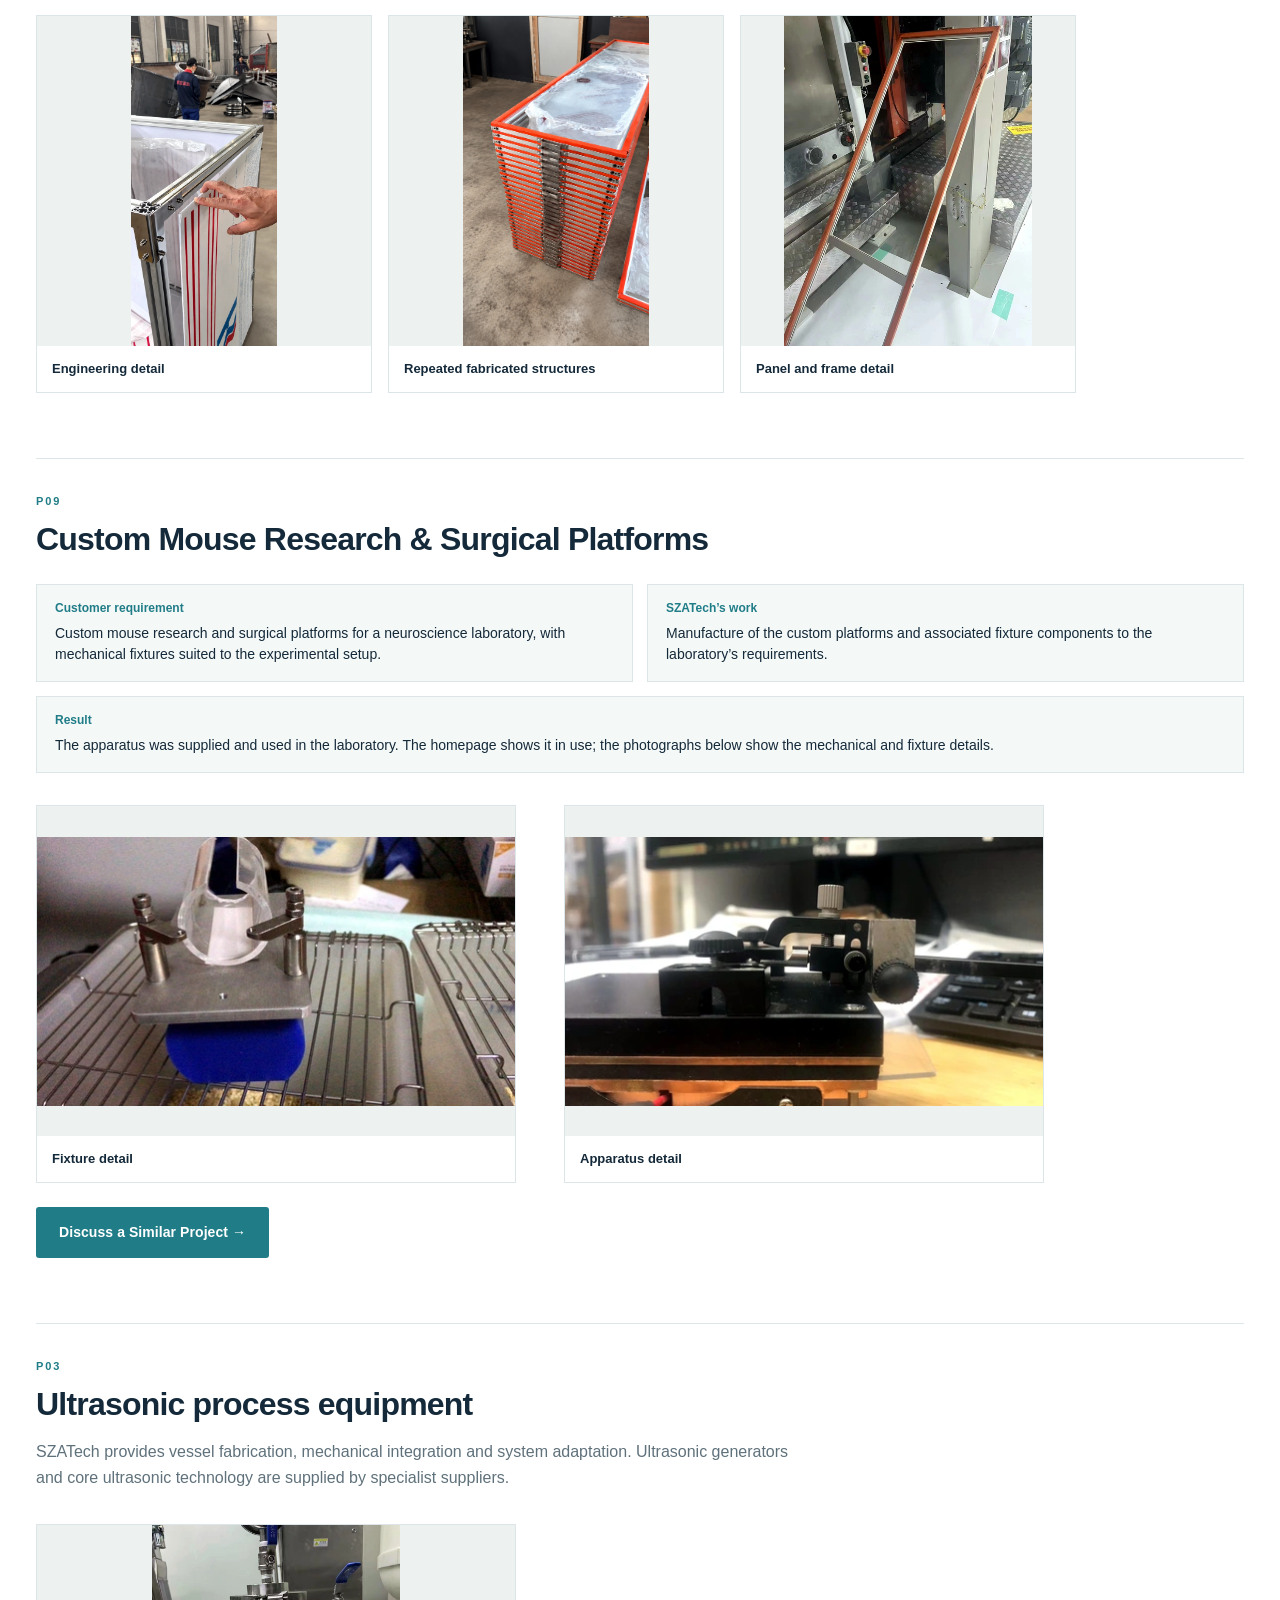
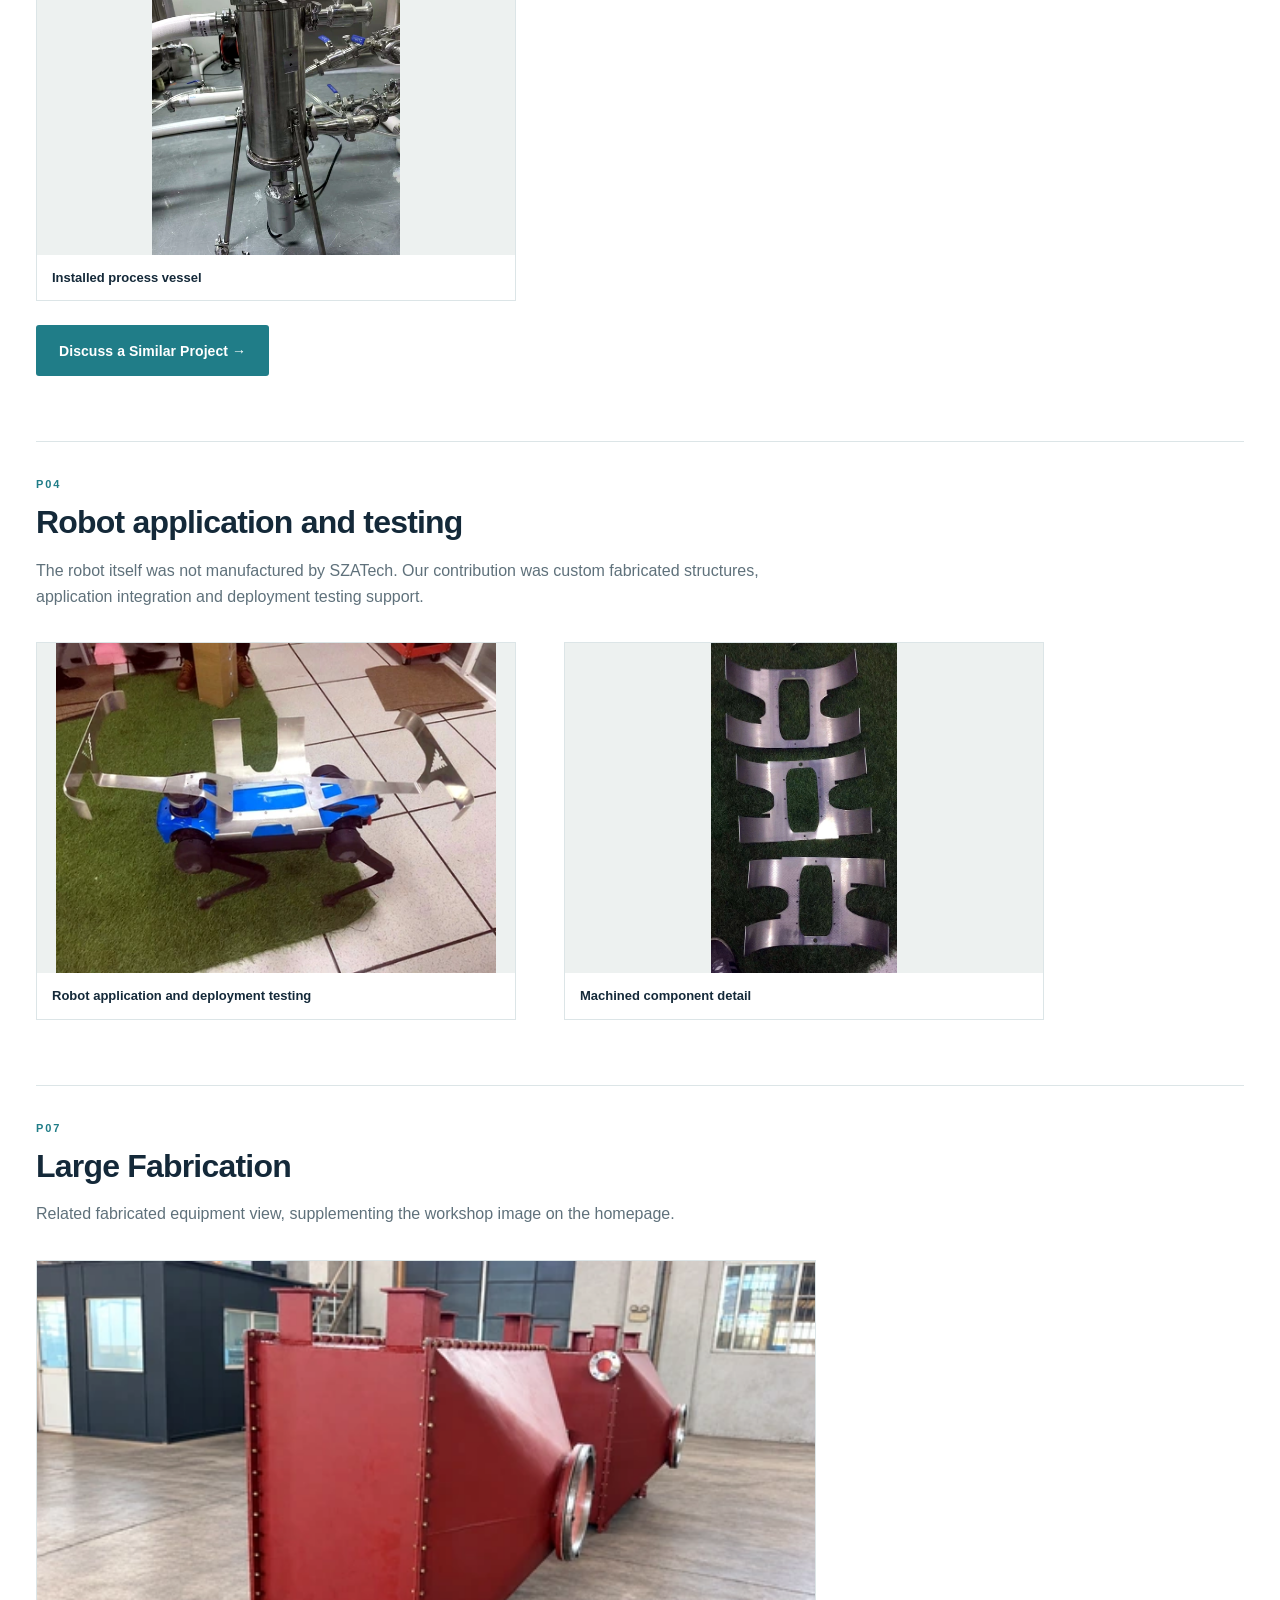
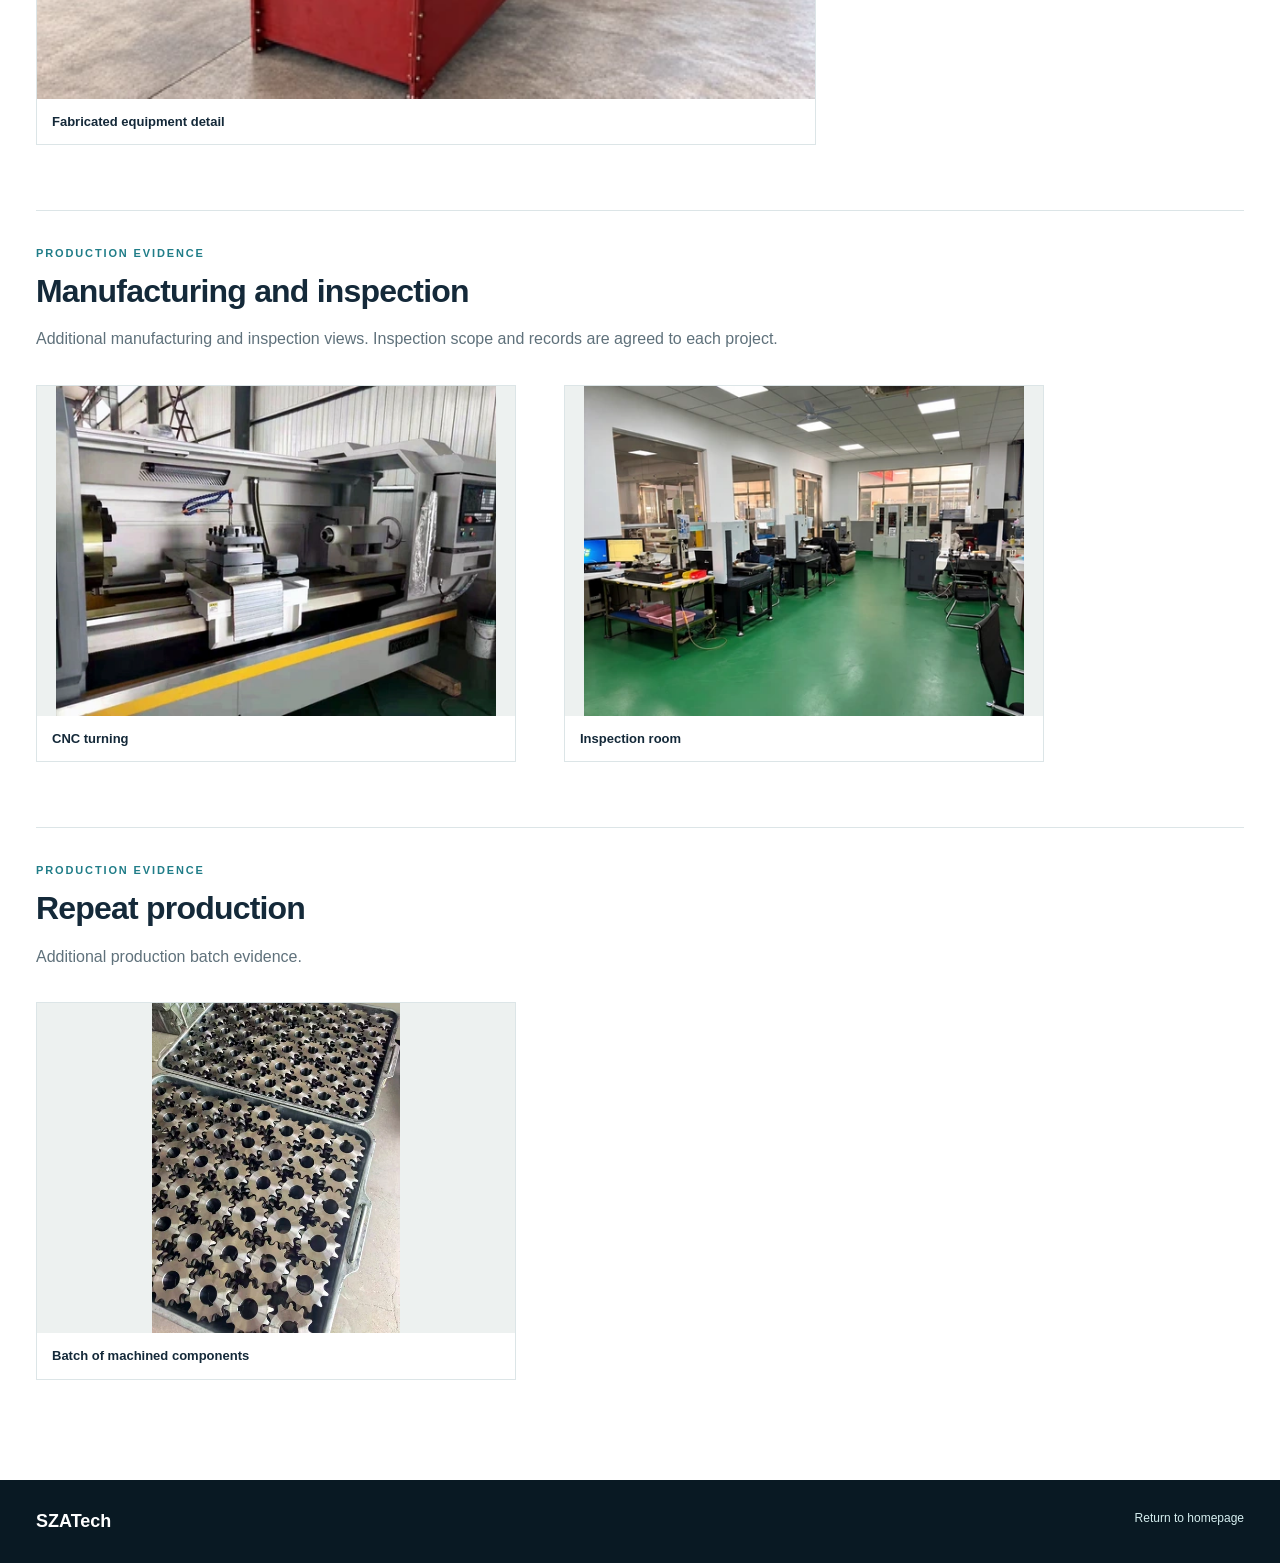
<file: case-supporting.html>
<!doctype html><html lang="en"><head><meta charset="utf-8"><meta name="viewport" content="width=device-width,initial-scale=1"><title>SZATech | Project Details</title><link rel="stylesheet" href="assets/site.css"></head><body>
<header class="header"><div class="wrap header-inner"><a class="logo" href="index.html">SZA<span>Tech</span></a><nav class="support-nav" aria-label="Page navigation"><a href="case-supporting-zh.html" lang="zh">中文</a><a class="button ghost" href="index.html">← Homepage</a></nav></div></header>
<main><div class="section"><div class="wrap"><div class="eyebrow">Project details</div><h1 class="support-title">Fabrication, integration and actual use.</h1><p class="support-intro">Supporting views of the work and the scope of SZATech’s contribution. Select an image to view it at its original size.</p><p><a class="button primary" href="#case-contact" data-case="general">Discuss a Similar Project →</a></p><div class="case-contact" id="case-contact" tabindex="-1" aria-labelledby="case-contact-title"><div class="eyebrow">Contact</div><h2 id="case-contact-title">Discuss your project</h2><p>Use your own email service to contact SZATech. Nothing has been sent from this page.</p><p class="case-email-text" id="case-email-text">steven@szatech.com</p><div class="actions"><button type="button" class="button ghost" id="case-copy-email" disabled>Copy email address</button><a class="button ghost" id="case-open-email" href="mailto:steven@szatech.com?subject=SZATech%20similar%20project%20inquiry">Open email app</a></div><p id="case-contact-status" role="status" aria-live="polite"></p></div>
<section class="support-group" id="precision-fixture"><div class="eyebrow">Precision capability</div><h2>Custom fixtures &amp; precision assemblies</h2><p class="support-intro">A closer view of the structure and machining details of custom fixtures and small precision assemblies.</p><div class="support-grid"><figure class="support-card fixture-detail"><a href="assets/071-precision-fixture-refresh.webp"><img src="assets/071-precision-fixture-refresh.webp" alt="Custom precision fixture and small mechanical components" loading="lazy" width="1706" height="840" srcset="assets/071-precision-fixture-refresh-w480.webp 480w, assets/071-precision-fixture-refresh-w800.webp 800w, assets/071-precision-fixture-refresh-w1200.webp 1200w, assets/071-precision-fixture-refresh.webp 1706w" sizes="(max-width: 720px) calc(100vw - 36px), (max-width: 1050px) 45vw, 390px"></a><figcaption>Custom fixture and mechanical detail</figcaption></figure></div></section><section class="support-group p05-detail" id="p05"><div class="eyebrow">P05 · Aerospace testing</div><h2>Aerospace Functional Test Unit</h2><dl class="project-facts case-facts"><div><dt>Customer requirement</dt><dd>A custom test unit for aerospace blade testing under high-speed rotational conditions.</dd></div><div><dt>SZATech’s work</dt><dd>Mechanical integration and assembly of the custom test unit, bringing together the mechanical components into a functional test setup.</dd></div><div><dt>Result</dt><dd>The unit reached 15,000 rpm during testing. The images below show the assembled unit and a functional test scene.</dd></div></dl><div class="support-grid p05-images"><figure class="support-card"><a href="assets/065-functional-test-front-view.webp"><img src="assets/065-functional-test-front-view.webp" alt="Front view of the assembled aerospace functional test unit" loading="lazy" width="1630" height="965" srcset="assets/065-functional-test-front-view-w480.webp 480w, assets/065-functional-test-front-view-w800.webp 800w, assets/065-functional-test-front-view-w1200.webp 1200w, assets/065-functional-test-front-view.webp 1630w" sizes="(max-width: 720px) calc(100vw - 36px), (max-width: 1050px) 45vw, 390px"></a><figcaption>Assembled test unit · front view</figcaption></figure><figure class="support-card"><a href="assets/065-equipment-functional-test.webp"><img src="assets/065-equipment-functional-test.webp" alt="Original functional test scene" loading="lazy" width="1280" height="720" srcset="assets/065-equipment-functional-test-w480.webp 480w, assets/065-equipment-functional-test-w800.webp 800w, assets/065-equipment-functional-test.webp 1280w" sizes="(max-width: 720px) calc(100vw - 36px), (max-width: 1050px) 45vw, 390px"></a><figcaption>Functional test scene</figcaption></figure></div><p class="case-cta"><a class="button primary" href="#case-contact" data-case="p05">Discuss a Similar Project →</a></p></section><section class="support-group" id="installation"><div class="eyebrow">Large equipment</div><h2>Large equipment assembly on site</h2><p class="support-intro">SZATech manufactured the custom equipment components and shipped them by sea. On-site assembly was carried out by an external assembly team coordinated by SZATech.</p><div class="support-grid"><figure class="support-card"><a href="assets/067-large-equipment-installation-retouched.webp"><img src="assets/067-large-equipment-installation-retouched.webp" alt="Large equipment assembly scene" loading="lazy" width="1672" height="940" srcset="assets/067-large-equipment-installation-retouched-w480.webp 480w, assets/067-large-equipment-installation-retouched-w800.webp 800w, assets/067-large-equipment-installation-retouched-w1200.webp 1200w, assets/067-large-equipment-installation-retouched.webp 1672w" sizes="(max-width: 720px) calc(100vw - 36px), (max-width: 1050px) 45vw, 390px"></a><figcaption>Large equipment assembly scene</figcaption></figure></div><p class="support-note">On-site assembly arrangements, scope and pricing are confirmed for each project, based on the destination and site requirements.</p><p class="case-cta"><a class="button primary" href="#case-contact" data-case="installation">Discuss a Similar Project →</a></p></section><section class="support-group" id="p08"><div class="eyebrow">P08</div><h2>Machine enclosure</h2><p class="support-intro">Custom framing, panels and mechanical details for the installed enclosure.</p><div class="support-grid"><figure class="support-card"><a href="assets/p08-034-clean-wall-v2.webp"><img src="assets/p08-034-clean-wall-v2.webp" alt="Engineering detail" loading="lazy" width="835" height="1884" srcset="assets/p08-034-clean-wall-v2-w480.webp 480w, assets/p08-034-clean-wall-v2.webp 835w" sizes="(max-width: 720px) calc(100vw - 36px), (max-width: 1050px) 45vw, 390px"></a><figcaption>Engineering detail</figcaption></figure><figure class="support-card"><a href="assets/p08-059-clean-door-v2.webp"><img src="assets/p08-059-clean-door-v2.webp" alt="Repeated fabricated structures" loading="lazy" width="941" height="1672" srcset="assets/p08-059-clean-door-v2-w480.webp 480w, assets/p08-059-clean-door-v2-w800.webp 800w, assets/p08-059-clean-door-v2.webp 941w" sizes="(max-width: 720px) calc(100vw - 36px), (max-width: 1050px) 45vw, 390px"></a><figcaption>Repeated fabricated structures</figcaption></figure><figure class="support-card"><a href="assets/p08-031.jpg"><img src="assets/p08-031.jpg" alt="Panel and frame detail" loading="lazy" width="1280" height="1707" srcset="assets/p08-031-w480.webp 480w, assets/p08-031-w800.webp 800w, assets/p08-031.jpg 1280w" sizes="(max-width: 720px) calc(100vw - 36px), (max-width: 1050px) 45vw, 390px"></a><figcaption>Panel and frame detail</figcaption></figure></div></section><section class="support-group" id="p09"><div class="eyebrow">P09</div><h2>Custom Mouse Research &amp; Surgical Platforms</h2><dl class="project-facts case-facts"><div><dt>Customer requirement</dt><dd>Custom mouse research and surgical platforms for a neuroscience laboratory, with mechanical fixtures suited to the experimental setup.</dd></div><div><dt>SZATech’s work</dt><dd>Manufacture of the custom platforms and associated fixture components to the laboratory’s requirements.</dd></div><div><dt>Result</dt><dd>The apparatus was supplied and used in the laboratory. The homepage shows it in use; the photographs below show the mechanical and fixture details.</dd></div></dl><div class="support-grid"><figure class="support-card"><a href="assets/p09-061.webp"><img src="assets/p09-061.webp" alt="Fixture detail" loading="lazy" width="1920" height="1080" srcset="assets/p09-061-w480.webp 480w, assets/p09-061-w800.webp 800w, assets/p09-061-w1200.webp 1200w, assets/p09-061.webp 1920w" sizes="(max-width: 720px) calc(100vw - 36px), (max-width: 1050px) 45vw, 390px"></a><figcaption>Fixture detail</figcaption></figure><figure class="support-card"><a href="assets/p09-063.webp"><img src="assets/p09-063.webp" alt="Apparatus detail" loading="lazy" width="1920" height="1080" srcset="assets/p09-063-w480.webp 480w, assets/p09-063-w800.webp 800w, assets/p09-063-w1200.webp 1200w, assets/p09-063.webp 1920w" sizes="(max-width: 720px) calc(100vw - 36px), (max-width: 1050px) 45vw, 390px"></a><figcaption>Apparatus detail</figcaption></figure></div><p class="case-cta"><a class="button primary" href="#case-contact" data-case="p09">Discuss a Similar Project →</a></p></section><section class="support-group" id="p03"><div class="eyebrow">P03</div><h2>Ultrasonic process equipment</h2><p class="support-intro">SZATech provides vessel fabrication, mechanical integration and system adaptation. Ultrasonic generators and core ultrasonic technology are supplied by specialist suppliers.</p><div class="support-grid"><figure class="support-card"><a href="assets/p03-038.jpg"><img src="assets/p03-038.jpg" alt="Installed process vessel" loading="lazy" width="1279" height="1706" srcset="assets/p03-038-w480.webp 480w, assets/p03-038-w800.webp 800w, assets/p03-038.jpg 1279w" sizes="(max-width: 720px) calc(100vw - 36px), (max-width: 1050px) 45vw, 390px"></a><figcaption>Installed process vessel</figcaption></figure></div><p class="case-cta"><a class="button primary" href="#case-contact" data-case="p03">Discuss a Similar Project →</a></p></section><section class="support-group" id="p04"><div class="eyebrow">P04</div><h2>Robot application and testing</h2><p class="support-intro">The robot itself was not manufactured by SZATech. Our contribution was custom fabricated structures, application integration and deployment testing support.</p><div class="support-grid"><figure class="support-card"><a href="assets/p04-application.jpg"><img src="assets/p04-application.jpg" alt="Robot application and deployment testing" loading="lazy" width="1440" height="1080" srcset="assets/p04-application-w480.webp 480w, assets/p04-application-w800.webp 800w, assets/p04-application-w1200.webp 1200w, assets/p04-application.jpg 1440w" sizes="(max-width: 720px) calc(100vw - 36px), (max-width: 1050px) 45vw, 390px"></a><figcaption>Robot application and deployment testing</figcaption></figure><figure class="support-card"><a href="assets/p04-003.jpg"><img src="assets/p04-003.jpg" alt="Machined component detail" loading="lazy" width="916" height="1628" srcset="assets/p04-003-w480.webp 480w, assets/p04-003-w800.webp 800w, assets/p04-003.jpg 916w" sizes="(max-width: 720px) calc(100vw - 36px), (max-width: 1050px) 45vw, 390px"></a><figcaption>Machined component detail</figcaption></figure></div></section><section class="support-group" id="p07"><div class="eyebrow">P07</div><h2>Large Fabrication</h2><p class="support-intro">Related fabricated equipment view, supplementing the workshop image on the homepage.</p><div class="support-grid"><figure class="support-card"><a href="assets/p07-022-clean-workshop-v2.webp"><img src="assets/p07-022-clean-workshop-v2.webp" alt="Fabricated equipment detail" loading="lazy" width="1672" height="941" srcset="assets/p07-022-clean-workshop-v2-w480.webp 480w, assets/p07-022-clean-workshop-v2-w800.webp 800w, assets/p07-022-clean-workshop-v2-w1200.webp 1200w, assets/p07-022-clean-workshop-v2.webp 1672w" sizes="(max-width: 720px) calc(100vw - 36px), 780px"></a><figcaption>Fabricated equipment detail</figcaption></figure></div></section><section class="support-group" id="manufacturing"><div class="eyebrow">Production evidence</div><h2>Manufacturing and inspection</h2><p class="support-intro">Additional manufacturing and inspection views. Inspection scope and records are agreed to each project.</p><div class="support-grid"><figure class="support-card"><a href="assets/p11-041.webp"><img src="assets/p11-041.webp" alt="CNC turning" loading="lazy" width="1440" height="1080" srcset="assets/p11-041-w480.webp 480w, assets/p11-041-w800.webp 800w, assets/p11-041-w1200.webp 1200w, assets/p11-041.webp 1440w" sizes="(max-width: 720px) calc(100vw - 36px), (max-width: 1050px) 45vw, 390px"></a><figcaption>CNC turning</figcaption></figure><figure class="support-card"><a href="assets/p12-045-no-jacket.webp"><img src="assets/p12-045-no-jacket.webp" alt="Inspection room" loading="lazy" width="1448" height="1086" srcset="assets/p12-045-no-jacket-w480.webp 480w, assets/p12-045-no-jacket-w800.webp 800w, assets/p12-045-no-jacket-w1200.webp 1200w, assets/p12-045-no-jacket.webp 1448w" sizes="(max-width: 720px) calc(100vw - 36px), (max-width: 1050px) 45vw, 390px"></a><figcaption>Inspection room</figcaption></figure></div></section><section class="support-group" id="repeat"><div class="eyebrow">Production evidence</div><h2>Repeat production</h2><p class="support-intro">Additional production batch evidence.</p><div class="support-grid"><figure class="support-card"><a href="assets/p10-012.jpg"><img src="assets/p10-012.jpg" alt="Batch of machined components" loading="lazy" width="1080" height="1440" srcset="assets/p10-012-w480.webp 480w, assets/p10-012-w800.webp 800w, assets/p10-012.jpg 1080w" sizes="(max-width: 720px) calc(100vw - 36px), (max-width: 1050px) 45vw, 390px"></a><figcaption>Batch of machined components</figcaption></figure></div></section></div></div></main><footer class="footer"><div class="wrap"><strong>SZATech</strong><a href="index.html">Return to homepage</a></div></footer><script src="assets/case-contact.js" defer></script></body></html>
</file>
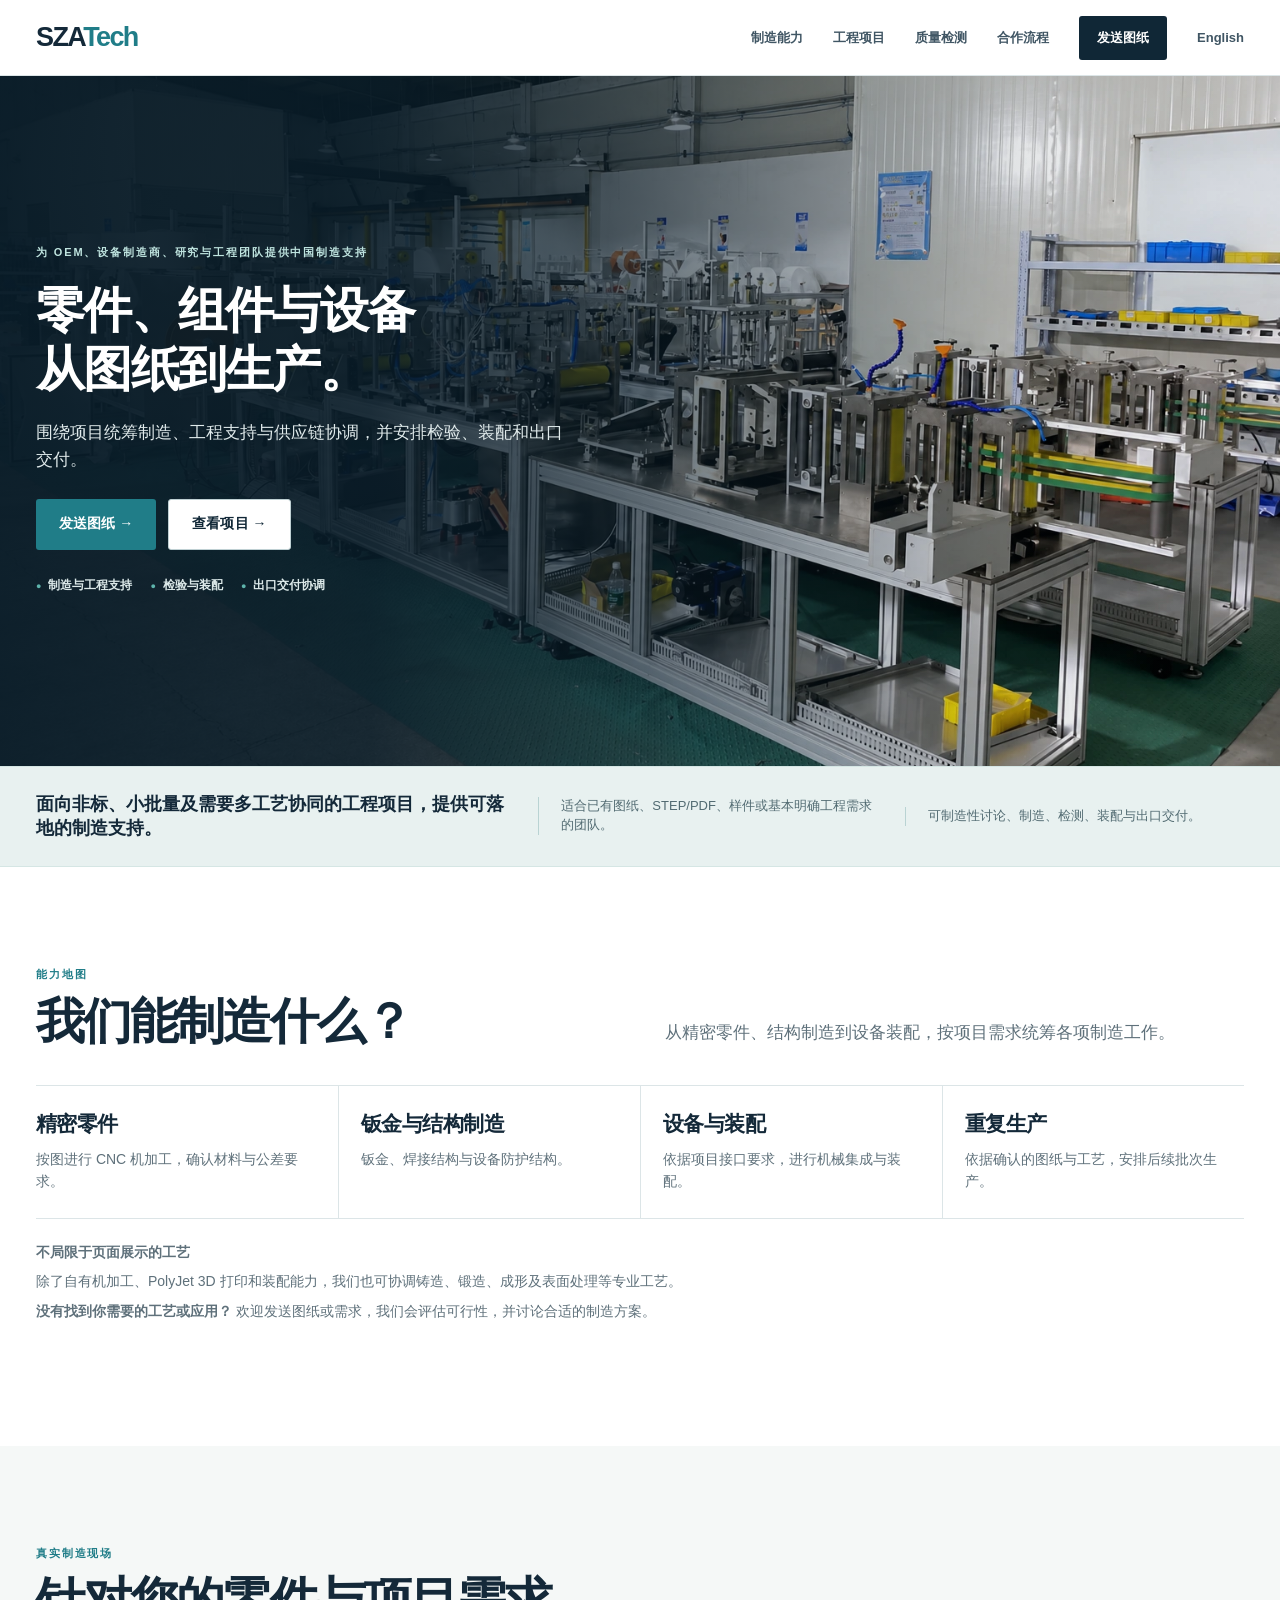
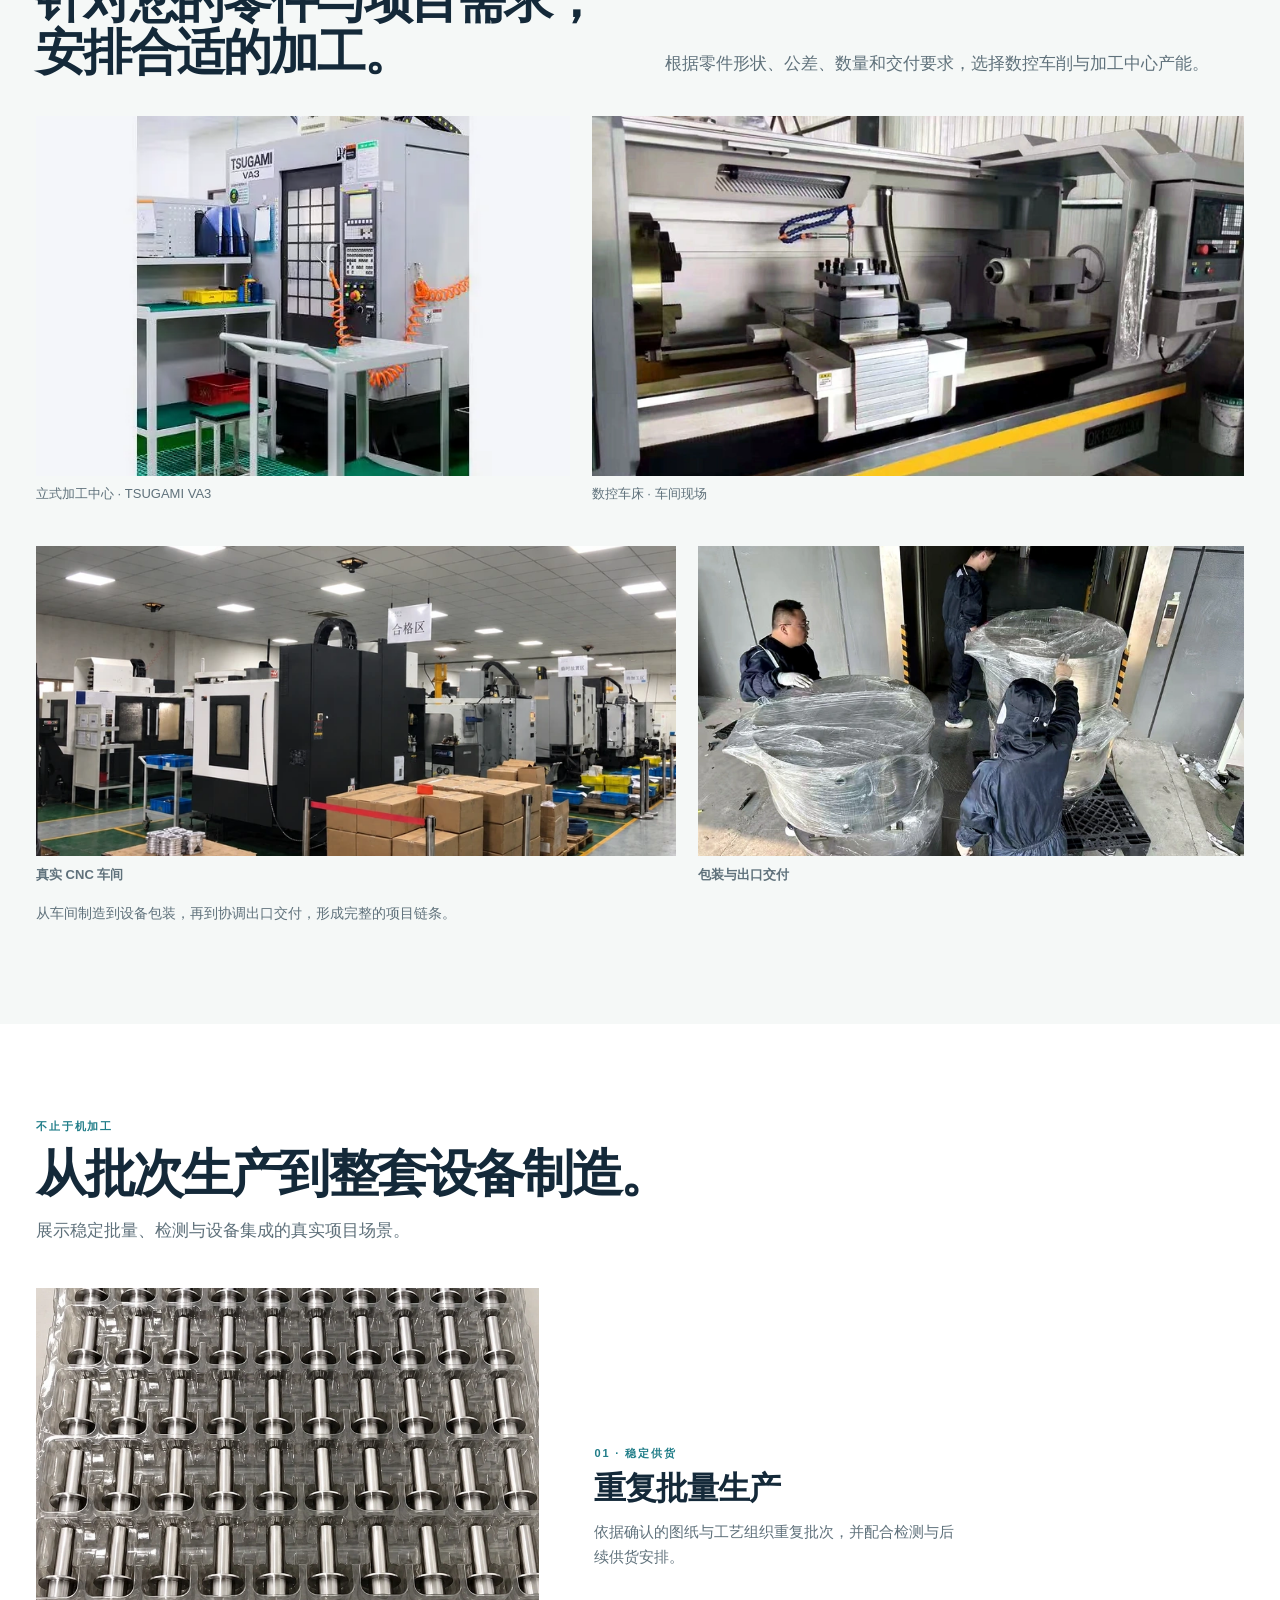
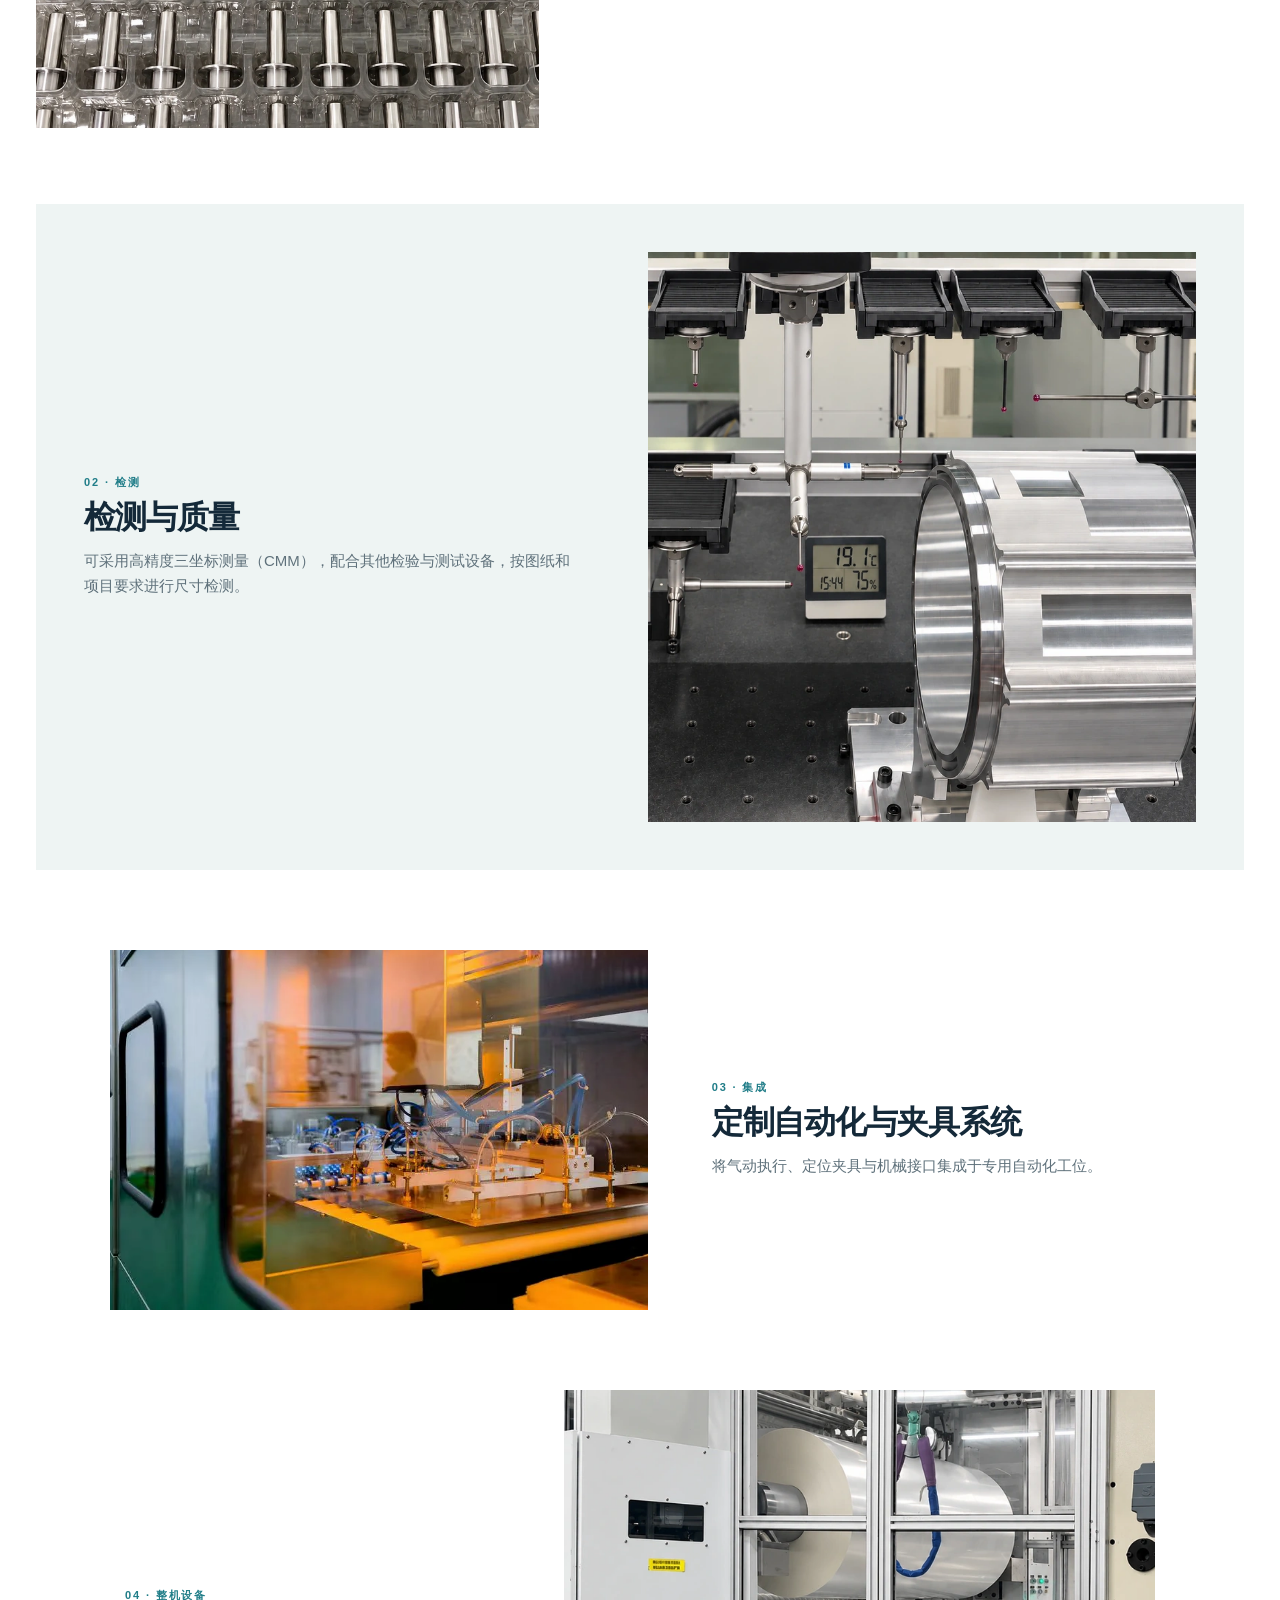
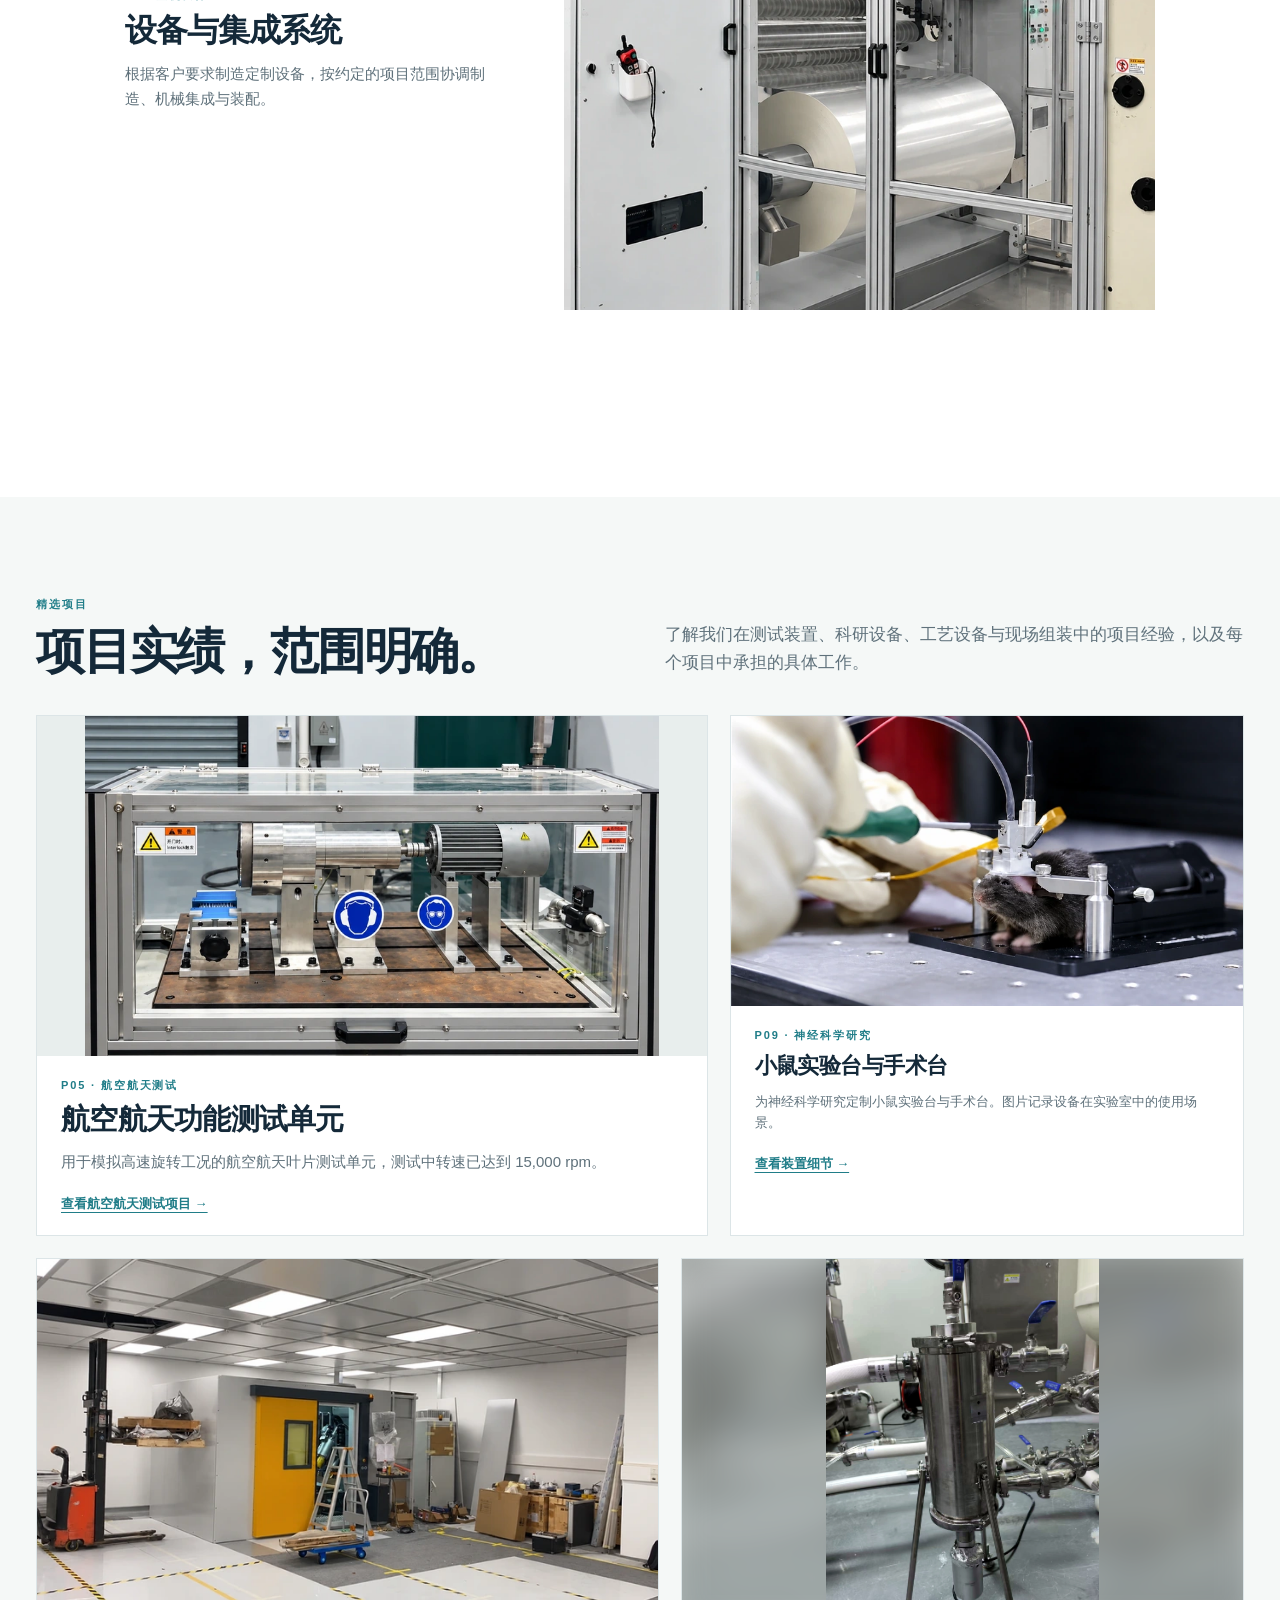
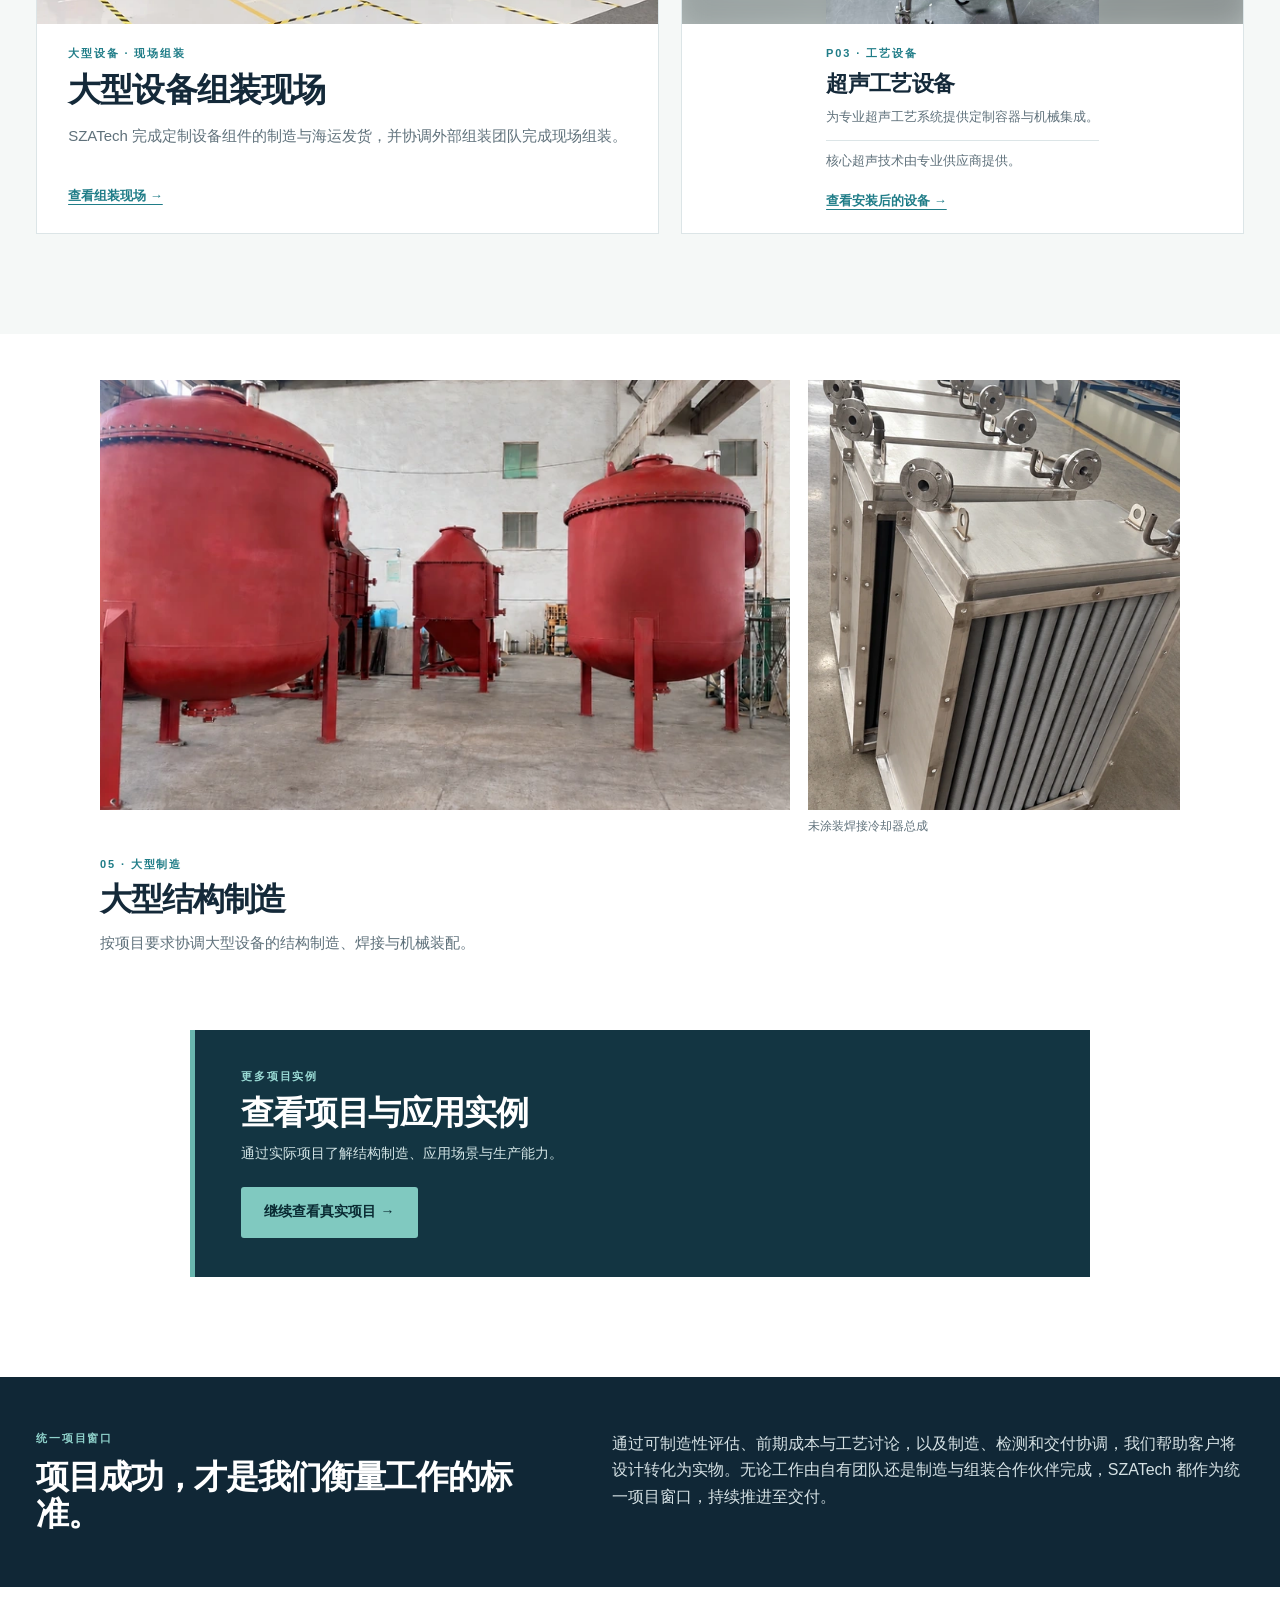
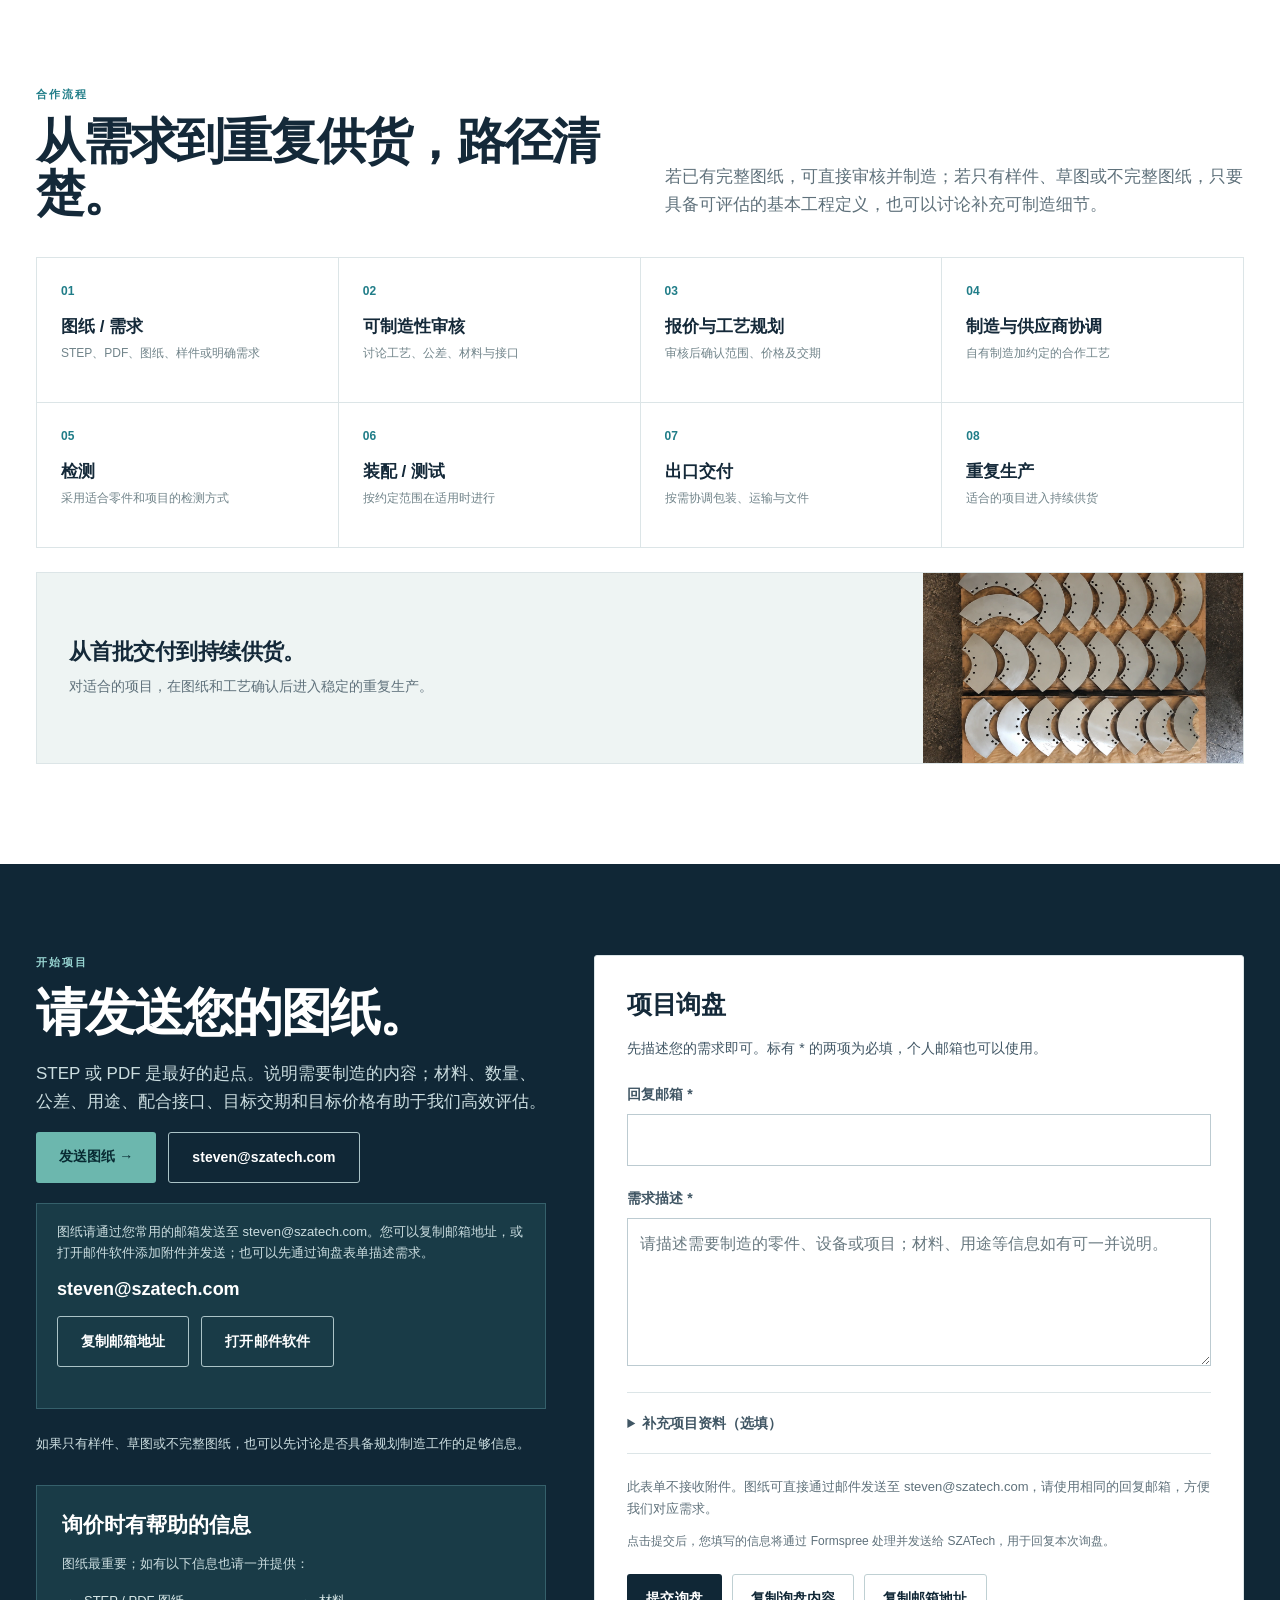
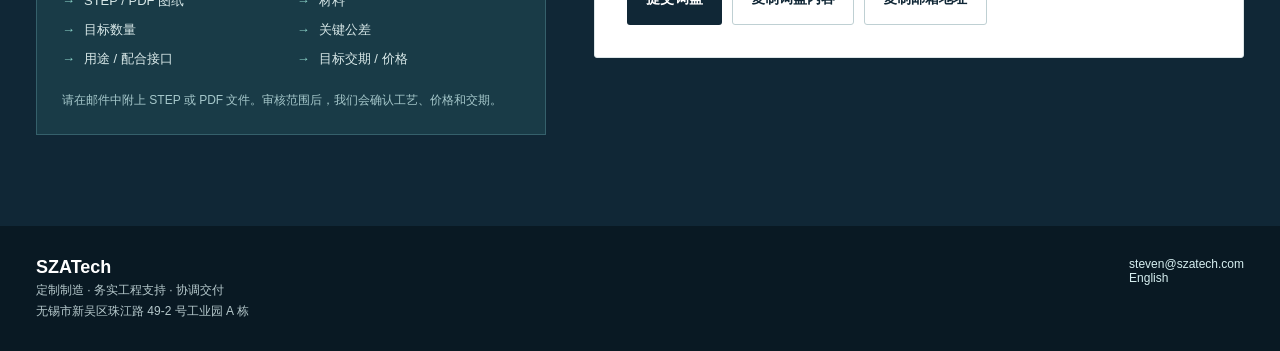
<file: zh.html>
<!doctype html><html lang="zh"><head><meta charset="utf-8"><meta name="viewport" content="width=device-width,initial-scale=1"><meta name="description" content="面向非标、小批量及工程型项目的中国定制制造，覆盖精密零件、结构制造、组件与设备。"><title>SZATech｜精密零件、非标设备与定制制造</title><link rel="stylesheet" href="assets/site.css?v=20261018-1"></head><body>
<header class="header"><div class="wrap header-inner"><a class="logo" href="#top" aria-label="SZATech">SZA<span>Tech</span></a><button class="mobile-toggle" aria-label="打开导航菜单" aria-expanded="false" aria-controls="main-nav">☰</button><nav class="nav" id="main-nav"><a href="#capabilities">制造能力</a><a href="#work">工程项目</a><a href="#quality">质量检测</a><a href="#process">合作流程</a><a class="nav-cta" href="#contact-email-options">发送图纸</a><a href="index.html" lang="en">English</a></nav></div></header>
<main id="top"><section class="hero hero-v13"><div class="wrap hero-grid"><div class="hero-copy"><div class="eyebrow">为 OEM、设备制造商、研究与工程团队提供中国制造支持</div><h1><span class="hero-line">零件、组件与设备</span><span class="hero-line">从图纸到生产。</span></h1><p class="lead">围绕项目统筹制造、工程支持与供应链协调，并安排检验、装配和出口交付。</p><div class="actions"><a class="button primary" href="#contact-email-options">发送图纸 →</a><a class="button ghost" href="#work">查看项目 →</a></div><div class="micro"><span>制造与工程支持</span><span>检验与装配</span><span>出口交付协调</span></div></div><div class="hero-scene"><img src="assets/066-automation-line-refresh.webp" alt="展示自动化设备与工程集成能力的装配线" width="1536" height="1024" loading="eager" fetchpriority="high" srcset="assets/066-automation-line-refresh-w480.webp 480w, assets/066-automation-line-refresh-w800.webp 800w, assets/066-automation-line-refresh-w1200.webp 1200w, assets/066-automation-line-refresh.webp 1536w" sizes="100vw"></div></div></section>

<div class="intro-line"><div class="wrap"><strong>面向非标、小批量及需要多工艺协同的工程项目，提供可落地的制造支持。</strong><span>适合已有图纸、STEP/PDF、样件或基本明确工程需求的团队。</span><span>可制造性讨论、制造、检测、装配与出口交付。</span></div></div>
<section class="section" id="capabilities"><div class="wrap"><div class="section-head"><div><div class="eyebrow">能力地图</div><h2>我们能制造什么？</h2></div><p>从精密零件、结构制造到设备装配，按项目需求统筹各项制造工作。</p></div><div class="capability-columns"><article><h3>精密零件</h3><p>按图进行 CNC 机加工，确认材料与公差要求。</p></article><article><h3>钣金与结构制造</h3><p>钣金、焊接结构与设备防护结构。</p></article><article><h3>设备与装配</h3><p>依据项目接口要求，进行机械集成与装配。</p></article><article><h3>重复生产</h3><p>依据确认的图纸与工艺，安排后续批次生产。</p></article></div><div class="capability-note"><strong>不局限于页面展示的工艺</strong><p>除了自有机加工、PolyJet 3D 打印和装配能力，我们也可协调铸造、锻造、成形及表面处理等专业工艺。</p><p><strong>没有找到你需要的工艺或应用？</strong> 欢迎发送图纸或需求，我们会评估可行性，并讨论合适的制造方案。</p></div></div></section>
<section class="section soft" id="delivery"><div class="wrap">
<div class="section-head"><div><div class="eyebrow">真实制造现场</div><h2>针对您的零件与项目需求，安排合适的加工。</h2></div><p>根据零件形状、公差、数量和交付要求，选择数控车削与加工中心产能。</p></div>
<div class="manufacturing-v3"><figure class="manufacturing-photo machining-center"><div class="manufacturing-image"><img src="assets/043-tsugami-machine-in-workshop.webp" alt="车间内的 TSUGAMI VA3 立式加工中心" width="800" height="600" loading="lazy"></div><figcaption>立式加工中心 · TSUGAMI VA3</figcaption></figure><figure class="manufacturing-photo lathe"><div class="manufacturing-image"><img src="assets/041-cnc-lathe-shop-floor.webp" alt="车间现场的数控车床、卡盘和刀塔" width="1440" height="1080" loading="lazy" srcset="assets/041-cnc-lathe-shop-floor-w480.webp 480w, assets/041-cnc-lathe-shop-floor-w800.webp 800w, assets/041-cnc-lathe-shop-floor-w1200.webp 1200w, assets/041-cnc-lathe-shop-floor.webp 1440w" sizes="(max-width: 720px) calc(100vw - 36px), (max-width: 1050px) 50vw, 620px"></div><figcaption>数控车床 · 车间现场</figcaption></figure></div>
<div class="workshop-delivery-proof" aria-label="车间制造与交付实景"><div class="workshop-delivery-images"><figure class="workshop-delivery-photo workshop"><img src="assets/090-cnc-workshop-refresh.webp" alt="SZATech 的 CNC 加工车间现场" width="1448" height="1086" loading="lazy" srcset="assets/090-cnc-workshop-refresh-w480.webp 480w, assets/090-cnc-workshop-refresh-w800.webp 800w, assets/090-cnc-workshop-refresh-w1200.webp 1200w, assets/090-cnc-workshop-refresh.webp 1448w" sizes="(max-width: 720px) calc(100vw - 36px), (max-width: 1050px) 50vw, 620px"><figcaption>真实 CNC 车间</figcaption></figure><figure class="workshop-delivery-photo delivery"><img src="assets/p06-015.webp" alt="大型设备包装并准备出口交付" width="1008" height="756" loading="lazy" srcset="assets/p06-015-w480.webp 480w, assets/p06-015-w800.webp 800w, assets/p06-015.webp 1008w" sizes="(max-width: 720px) calc(100vw - 36px), (max-width: 1050px) 50vw, 620px"><figcaption>包装与出口交付</figcaption></figure></div><p>从车间制造到设备包装，再到协调出口交付，形成完整的项目链条。</p></div>
</div></section>
<section class="image-story" aria-label="实际制造能力">
<div class="wrap"><div class="story-heading"><div class="eyebrow">不止于机加工</div><h2>从批次生产到整套设备制造。</h2><p>展示稳定批量、检测与设备集成的真实项目场景。</p></div>
<div class="story-pair story-single"><article class="story-item repeat"><div class="story-media"><img src="assets/085-repeat-production-refresh.webp" alt="排列整齐、待检测的批量机加工金属零件" width="1086" height="1448" loading="lazy" srcset="assets/085-repeat-production-refresh-w480.webp 480w, assets/085-repeat-production-refresh-w800.webp 800w, assets/085-repeat-production-refresh.webp 1086w" sizes="(max-width: 720px) calc(100vw - 36px), (max-width: 1050px) 50vw, 620px"></div><div class="story-copy"><div class="eyebrow">01 · 稳定供货</div><h3>重复批量生产</h3><p>依据确认的图纸与工艺组织重复批次，并配合检测与后续供货安排。</p></div></article></div>
<article class="story-item inspection" id="quality"><div class="story-copy"><div class="eyebrow">02 · 检测</div><h3>检测与质量</h3><p>可采用高精度三坐标测量（CMM），配合其他检验与测试设备，按图纸和项目要求进行尺寸检测。</p></div><div class="story-media"><img src="assets/073-cmm-inspection-refresh.webp" alt="三坐标测量机探针检测固定在治具上的机加工工件" width="1024" height="1536" loading="lazy" srcset="assets/073-cmm-inspection-refresh-w480.webp 480w, assets/073-cmm-inspection-refresh-w800.webp 800w, assets/073-cmm-inspection-refresh.webp 1024w" sizes="(max-width: 720px) calc(100vw - 36px), (max-width: 1050px) 50vw, 620px"></div></article>
<article class="story-item automation-bridge"><div class="story-media"><img src="assets/042-machining-behind-window.webp" alt="配有定位夹具、气动管路和机械接口的专用自动化工位" width="800" height="600" loading="lazy"></div><div class="story-copy"><div class="eyebrow">03 · 集成</div><h3>定制自动化与夹具系统</h3><p>将气动执行、定位夹具与机械接口集成于专用自动化工位。</p></div></article>
<article class="story-item equipment"><div class="story-media"><img src="assets/equipment-web-handling-refresh.webp" alt="带有辊筒和卷材传送部件的集成设备" width="1086" height="1448" loading="lazy" srcset="assets/equipment-web-handling-refresh-w480.webp 480w, assets/equipment-web-handling-refresh-w800.webp 800w, assets/equipment-web-handling-refresh.webp 1086w" sizes="(max-width: 720px) calc(100vw - 36px), (max-width: 1050px) 50vw, 620px"></div><div class="story-copy"><div class="eyebrow">04 · 整机设备</div><h3>设备与集成系统</h3><p>根据客户要求制造定制设备，按约定的项目范围协调制造、机械集成与装配。</p></div></article>
</div></section>
<section class="section soft" id="work"><div class="wrap">
<div class="section-head"><div><div class="eyebrow">精选项目</div><h2>项目实绩，范围明确。</h2></div><p>了解我们在测试装置、科研设备、工艺设备与现场组装中的项目经验，以及每个项目中承担的具体工作。</p></div>
<div class="selected-layout selected-grid-v4">
<article class="selected-feature functional-test" id="case-p05">
<div class="selected-photo"><img src="assets/065-functional-test-front-view.webp" alt="用于高速叶片测试的航空航天功能测试单元" width="1630" height="965" loading="lazy" srcset="assets/065-functional-test-front-view-w480.webp 480w, assets/065-functional-test-front-view-w800.webp 800w, assets/065-functional-test-front-view-w1200.webp 1200w, assets/065-functional-test-front-view.webp 1630w" sizes="(max-width: 720px) calc(100vw - 36px), (max-width: 1050px) 50vw, 620px"></div>
<div class="copy"><div class="eyebrow">P05 · 航空航天测试</div><h3>航空航天功能测试单元</h3><p>用于模拟高速旋转工况的航空航天叶片测试单元，测试中转速已达到 15,000 rpm。</p><a class="text-link" href="case-supporting-zh.html#p05">查看航空航天测试项目 →</a></div>
</article>
<article class="selected-detail research-case" id="case-p09">
<div class="selected-photo"><img src="assets/p09-060-natural-paws.webp" alt="小鼠实验台与手术台在实验室中的使用场景" width="1545" height="1018" loading="lazy" srcset="assets/p09-060-natural-paws-w480.webp 480w, assets/p09-060-natural-paws-w800.webp 800w, assets/p09-060-natural-paws-w1200.webp 1200w, assets/p09-060-natural-paws.webp 1545w" sizes="(max-width: 720px) calc(100vw - 36px), (max-width: 1050px) 50vw, 620px"></div>
<div class="copy"><div class="eyebrow">P09 · 神经科学研究</div><h3>小鼠实验台与手术台</h3><p>为神经科学研究定制小鼠实验台与手术台。图片记录设备在实验室中的使用场景。</p><a class="text-link" href="case-supporting-zh.html#p09">查看装置细节 →</a></div>
</article>
<article class="installation-project" id="case-installation"><div class="installation-photo"><img src="assets/067-large-equipment-installation-retouched.webp" alt="黄门大型设备的现场组装" width="1672" height="940" loading="lazy" srcset="assets/067-large-equipment-installation-retouched-w480.webp 480w, assets/067-large-equipment-installation-retouched-w800.webp 800w, assets/067-large-equipment-installation-retouched-w1200.webp 1200w, assets/067-large-equipment-installation-retouched.webp 1672w" sizes="(max-width: 720px) calc(100vw - 36px), (max-width: 1050px) 50vw, 620px"></div><div class="installation-copy"><div class="eyebrow">大型设备 · 现场组装</div><h3>大型设备组装现场</h3><p>SZATech 完成定制设备组件的制造与海运发货，并协调外部组装团队完成现场组装。</p><a class="text-link" href="case-supporting-zh.html#installation">查看组装现场 →</a></div></article>
<article class="selected-detail process-case" id="case-p03">
<div class="selected-photo"><img src="assets/p03-038.jpg" alt="超声系统现场安装的容器及工艺接口" width="1279" height="1706" loading="lazy" srcset="assets/p03-038-w480.webp 480w, assets/p03-038-w800.webp 800w, assets/p03-038.jpg 1279w" sizes="(max-width: 720px) calc(100vw - 36px), (max-width: 1050px) 50vw, 620px"></div>
<div class="copy"><div class="eyebrow">P03 · 工艺设备</div><h3>超声工艺设备</h3><p>为专业超声工艺系统提供定制容器与机械集成。</p><p class="scope-note">核心超声技术由专业供应商提供。</p><a class="text-link" href="case-supporting-zh.html#p03">查看安装后的设备 →</a></div>
</article>
</div></div></section>
<section class="image-story fabrication-section" aria-label="大型结构制造"><div class="wrap"><article class="fabrication-proof" id="scale"><div class="fabrication-gallery"><figure class="fabrication-primary"><img src="assets/023-large-vessels-refresh.webp" alt="车间内的大型制造设备" width="1672" height="941" loading="lazy" srcset="assets/023-large-vessels-refresh-w480.webp 480w, assets/023-large-vessels-refresh-w800.webp 800w, assets/023-large-vessels-refresh-w1200.webp 1200w, assets/023-large-vessels-refresh.webp 1672w" sizes="(max-width: 720px) calc(100vw - 36px), (max-width: 1050px) 50vw, 620px"></figure><figure class="fabrication-secondary"><img src="assets/078-upright-approved-angle.webp" alt="车间内未涂装焊接冷却器总成" width="916" height="1482" loading="lazy" srcset="assets/078-upright-approved-angle-w480.webp 480w, assets/078-upright-approved-angle-w600.webp 600w, assets/078-upright-approved-angle-w800.webp 800w, assets/078-upright-approved-angle.webp 916w" sizes="(max-width: 480px) 68vw, (max-width: 720px) 41vw, 420px"><figcaption>未涂装焊接冷却器总成</figcaption></figure></div><div class="story-copy"><div class="eyebrow">05 · 大型制造</div><h3>大型结构制造</h3><p>按项目要求协调大型设备的结构制造、焊接与机械装配。</p></div></article></div></section>
<section class="section project-cta-section"><div class="wrap"><aside class="project-entry"><div class="project-entry-copy"><div class="eyebrow">更多项目实例</div><h3>查看项目与应用实例</h3><p>通过实际项目了解结构制造、应用场景与生产能力。</p><a class="button primary" href="case-supporting-zh.html">继续查看真实项目 →</a></div></aside></div></section>
<section class="responsibility"><div class="wrap"><div><div class="eyebrow">统一项目窗口</div><h2>项目成功，才是我们衡量工作的标准。</h2></div><div><p>通过可制造性评估、前期成本与工艺讨论，以及制造、检测和交付协调，我们帮助客户将设计转化为实物。无论工作由自有团队还是制造与组装合作伙伴完成，SZATech 都作为统一项目窗口，持续推进至交付。</p></div></div></section>
<section class="section" id="process"><div class="wrap"><div class="section-head"><div><div class="eyebrow">合作流程</div><h2>从需求到重复供货，路径清楚。</h2></div><p>若已有完整图纸，可直接审核并制造；若只有样件、草图或不完整图纸，只要具备可评估的基本工程定义，也可以讨论补充可制造细节。</p></div><div class="steps"><div class="step"><b>01</b><strong>图纸 / 需求</strong><small>STEP、PDF、图纸、样件或明确需求</small></div><div class="step"><b>02</b><strong>可制造性审核</strong><small>讨论工艺、公差、材料与接口</small></div><div class="step"><b>03</b><strong>报价与工艺规划</strong><small>审核后确认范围、价格及交期</small></div><div class="step"><b>04</b><strong>制造与供应商协调</strong><small>自有制造加约定的合作工艺</small></div><div class="step"><b>05</b><strong>检测</strong><small>采用适合零件和项目的检测方式</small></div><div class="step"><b>06</b><strong>装配 / 测试</strong><small>按约定范围在适用时进行</small></div><div class="step"><b>07</b><strong>出口交付</strong><small>按需协调包装、运输与文件</small></div><div class="step"><b>08</b><strong>重复生产</strong><small>适合的项目进入持续供货</small></div></div><div class="repeat-supply-proof"><div class="repeat-supply-copy"><h3>从首批交付到持续供货。</h3><p>对适合的项目，在图纸和工艺确认后进入稳定的重复生产。</p></div><div class="repeat-supply-photo"><img src="assets/084-curved-metal-parts-batch-cleaned.webp" alt="批量弧形机加工金属零件" width="800" height="1200" loading="lazy"></div></div></div></section>
<section class="contact" id="contact"><div class="wrap contact-grid"><div class="contact-summary"><div><div class="eyebrow">开始项目</div><h2>请发送您的图纸。</h2><p>STEP 或 PDF 是最好的起点。说明需要制造的内容；材料、数量、公差、用途、配合接口、目标交期和目标价格有助于我们高效评估。</p><div class="actions"><a class="button primary" href="#contact-email-options">发送图纸 →</a><a class="button ghost-light" href="#contact-email-options">steven@szatech.com</a></div><div class="contact-email-options" id="contact-email-options"><p>图纸请通过您常用的邮箱发送至 steven@szatech.com。您可以复制邮箱地址，或打开邮件软件添加附件并发送；也可以先通过询盘表单描述需求。</p><p class="contact-email-text">steven@szatech.com</p><div class="actions"><button type="button" class="button ghost-light" data-copy-email disabled>复制邮箱地址</button><a class="button ghost-light" href="mailto:steven@szatech.com?subject=SZATech%20drawing%20review">打开邮件软件</a></div><p id="contact-copy-status" role="status" aria-live="polite"></p></div><p style="font-size:13px;margin-top:25px">如果只有样件、草图或不完整图纸，也可以先讨论是否具备规划制造工作的足够信息。</p></div><aside class="rfq-list"><h3>询价时有帮助的信息</h3><p>图纸最重要；如有以下信息也请一并提供：</p><ul><li>STEP / PDF 图纸</li><li>材料</li><li>目标数量</li><li>关键公差</li><li>用途 / 配合接口</li><li>目标交期 / 价格</li></ul><small>请在邮件中附上 STEP 或 PDF 文件。审核范围后，我们会确认工艺、价格和交期。</small></aside></div><form class="inquiry-form" id="inquiry-form" action="https://formspree.io/f/xwlvzero" method="post" aria-labelledby="inquiry-title" aria-describedby="inquiry-intro inquiry-note inquiry-privacy">
<h3 id="inquiry-title">项目询盘</h3>
<p id="inquiry-intro">先描述您的需求即可。标有 * 的两项为必填，个人邮箱也可以使用。</p>
<div class="inquiry-fields">
<div class="inquiry-field inquiry-email"><label for="inquiry-email">回复邮箱 <span aria-hidden="true">*</span></label><input id="inquiry-email" name="email" type="email" maxlength="254" autocomplete="email" required></div>
<div class="inquiry-field inquiry-notes"><label for="inquiry-message">需求描述 <span aria-hidden="true">*</span></label><textarea id="inquiry-message" name="message" maxlength="3000" rows="5" placeholder="请描述需要制造的零件、设备或项目；材料、用途等信息如有可一并说明。" required></textarea></div>
</div>
<details class="inquiry-optional"><summary>补充项目资料（选填）</summary><div class="inquiry-fields">
<div class="inquiry-field"><label for="inquiry-name">姓名（选填）</label><input id="inquiry-name" name="name" type="text" maxlength="150" autocomplete="name"></div>
<div class="inquiry-field"><label for="inquiry-company">公司 / 实验室（选填）</label><input id="inquiry-company" name="company" type="text" maxlength="150" autocomplete="organization"></div>
<div class="inquiry-field"><label for="inquiry-quantity">数量（选填）</label><input id="inquiry-quantity" name="quantity" type="text" maxlength="150" autocomplete="off"></div>
<div class="inquiry-field"><label for="inquiry-timing">目标时间（选填）</label><input id="inquiry-timing" name="timing" type="text" maxlength="150" autocomplete="off"></div>
</div></details>
<div class="inquiry-honeypot" aria-hidden="true"><label for="inquiry-website">Leave this field empty</label><input id="inquiry-website" name="_gotcha" type="text" tabindex="-1" autocomplete="off"></div>
<p id="inquiry-note">此表单不接收附件。图纸可直接通过邮件发送至 steven@szatech.com，请使用相同的回复邮箱，方便我们对应需求。</p>
<p id="inquiry-privacy">点击提交后，您填写的信息将通过 Formspree 处理并发送给 SZATech，用于回复本次询盘。</p>
<div class="actions"><button type="submit" class="button dark" id="inquiry-submit" disabled>提交询盘</button><button type="button" class="button ghost" id="copy-inquiry" disabled>复制询盘内容</button><button type="button" class="button ghost" id="copy-email" disabled>复制邮箱地址</button></div>
<p id="inquiry-status" role="status" aria-live="polite" aria-atomic="true" tabindex="-1"></p>
<p id="inquiry-copy-status" role="status" aria-live="polite"></p>
<div id="inquiry-manual" class="inquiry-manual" hidden><label for="inquiry-manual-text">如无法自动复制，请手动选择并复制以下询盘内容：</label><textarea id="inquiry-manual-text" readonly rows="12"></textarea></div>
<noscript><p>请启用 JavaScript 使用在线表单，或直接发送邮件至 steven@szatech.com。</p></noscript></form></div></section></main>
<footer class="footer"><div class="wrap"><div><strong>SZATech</strong><p>定制制造 · 务实工程支持 · 协调交付</p><p>无锡市新吴区珠江路 49-2 号工业园 A 栋</p></div><div><a href="#contact-email-options">steven@szatech.com</a><br><a href="index.html">English</a></div></div></footer>
<script>const b=document.querySelector('.mobile-toggle'),n=document.querySelector('.nav');b.addEventListener('click',()=>{let open=n.classList.toggle('open');b.setAttribute('aria-expanded',open)});n.querySelectorAll('a').forEach(a=>a.addEventListener('click',()=>{n.classList.remove('open');b.setAttribute('aria-expanded','false')}));</script><script src="assets/inquiry.js?v=20261018-1" defer></script></body></html>
</file>
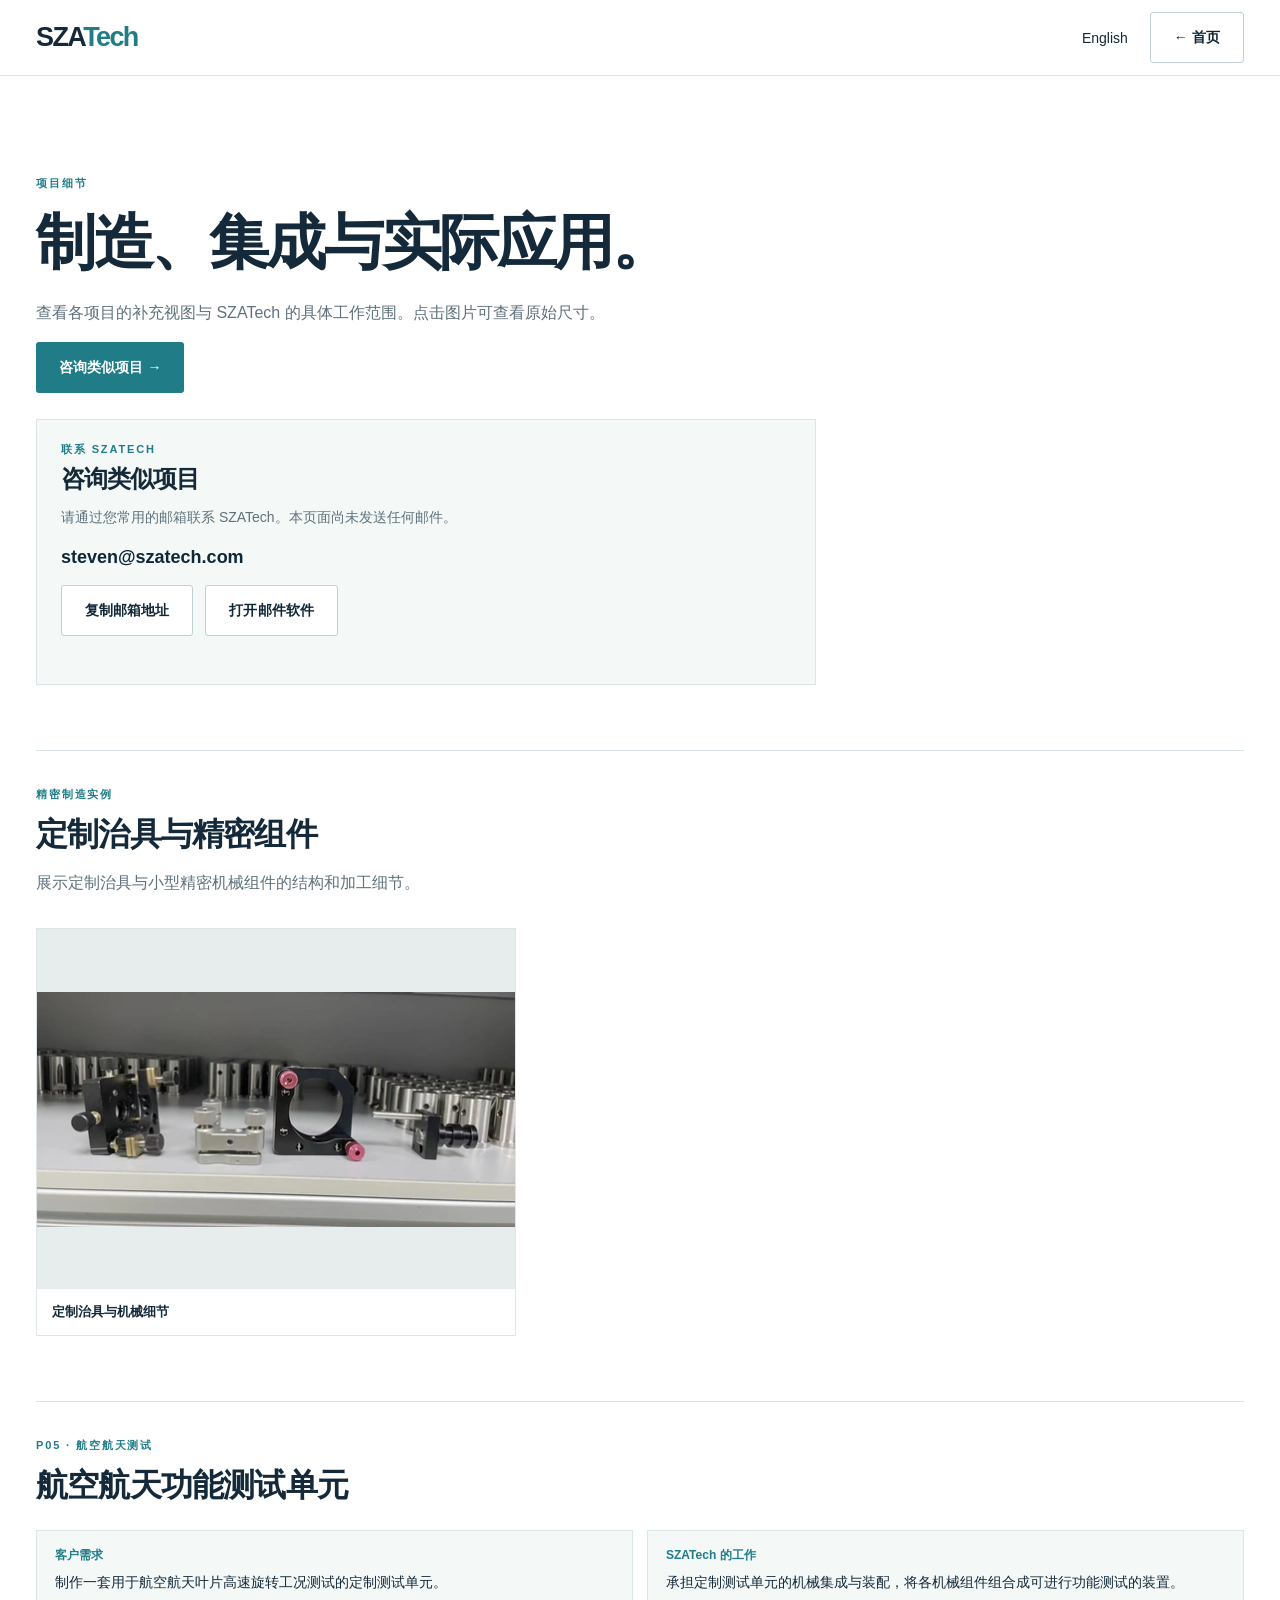
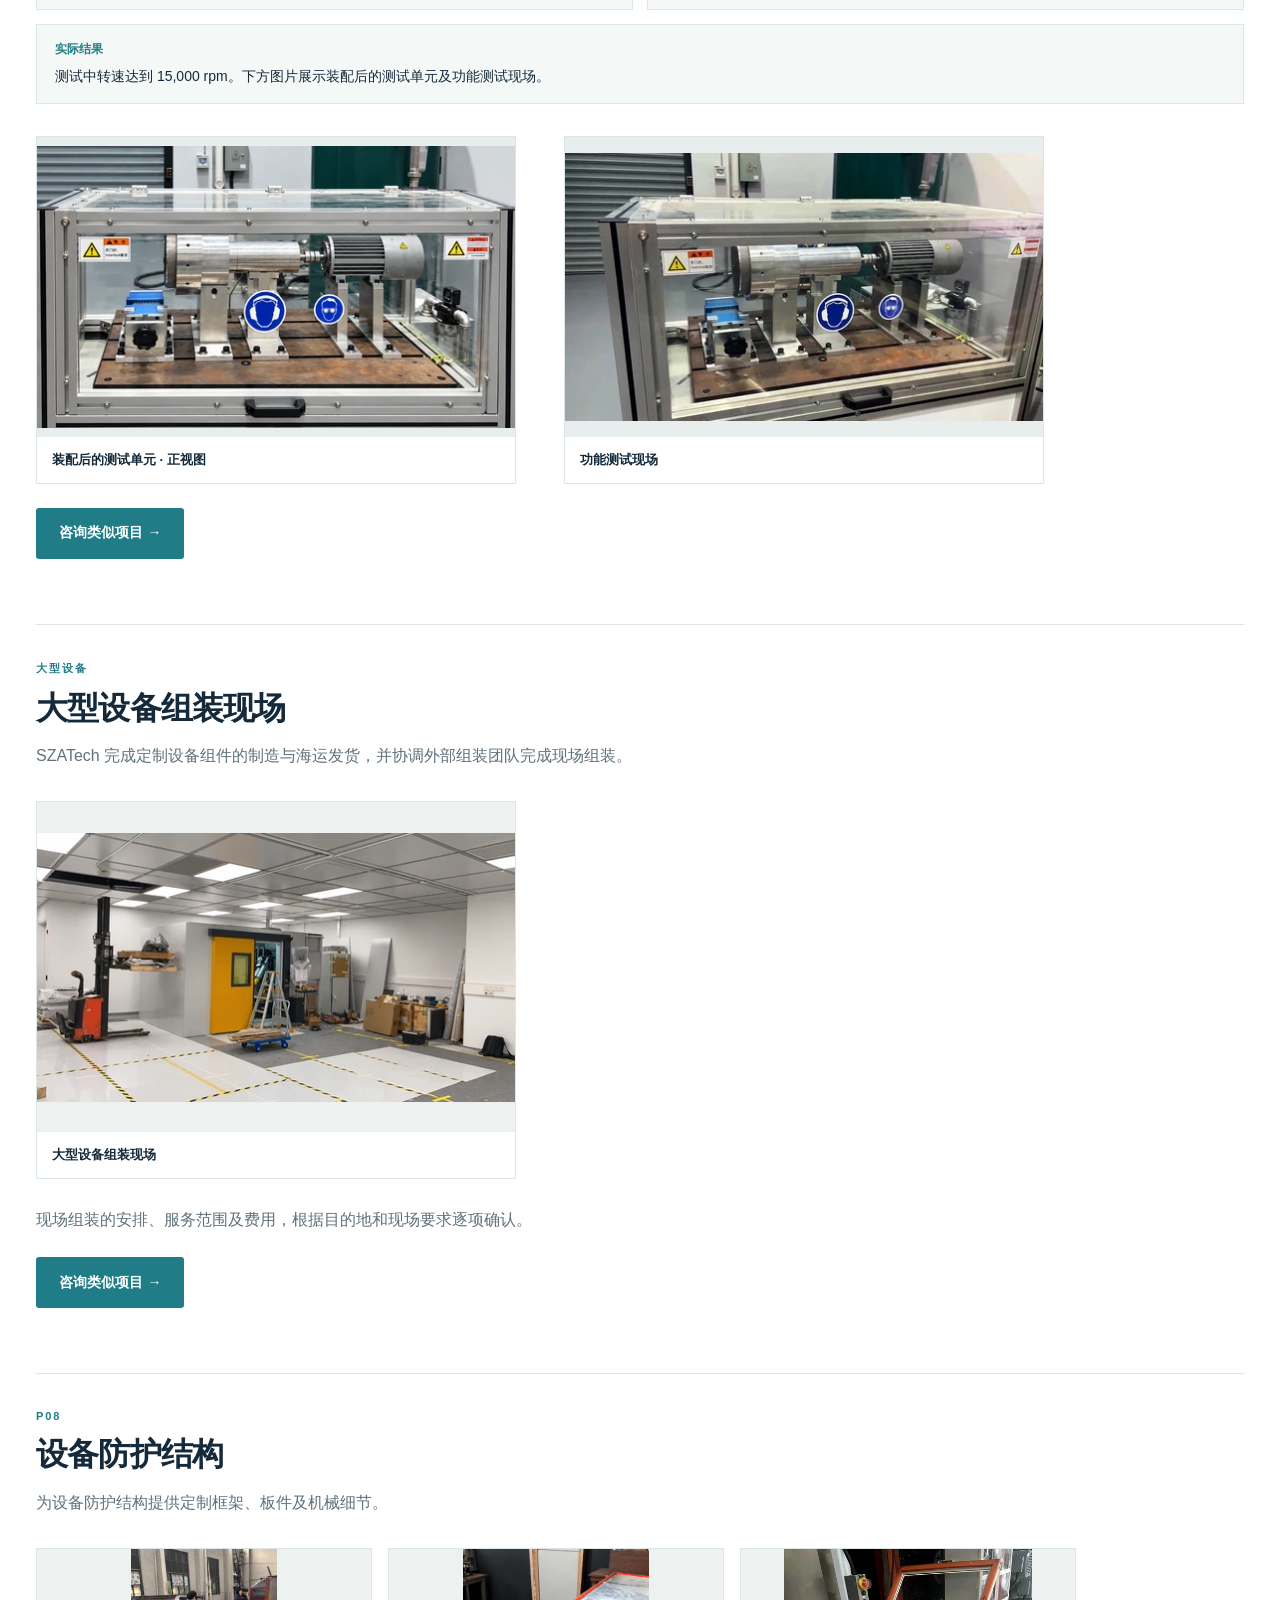
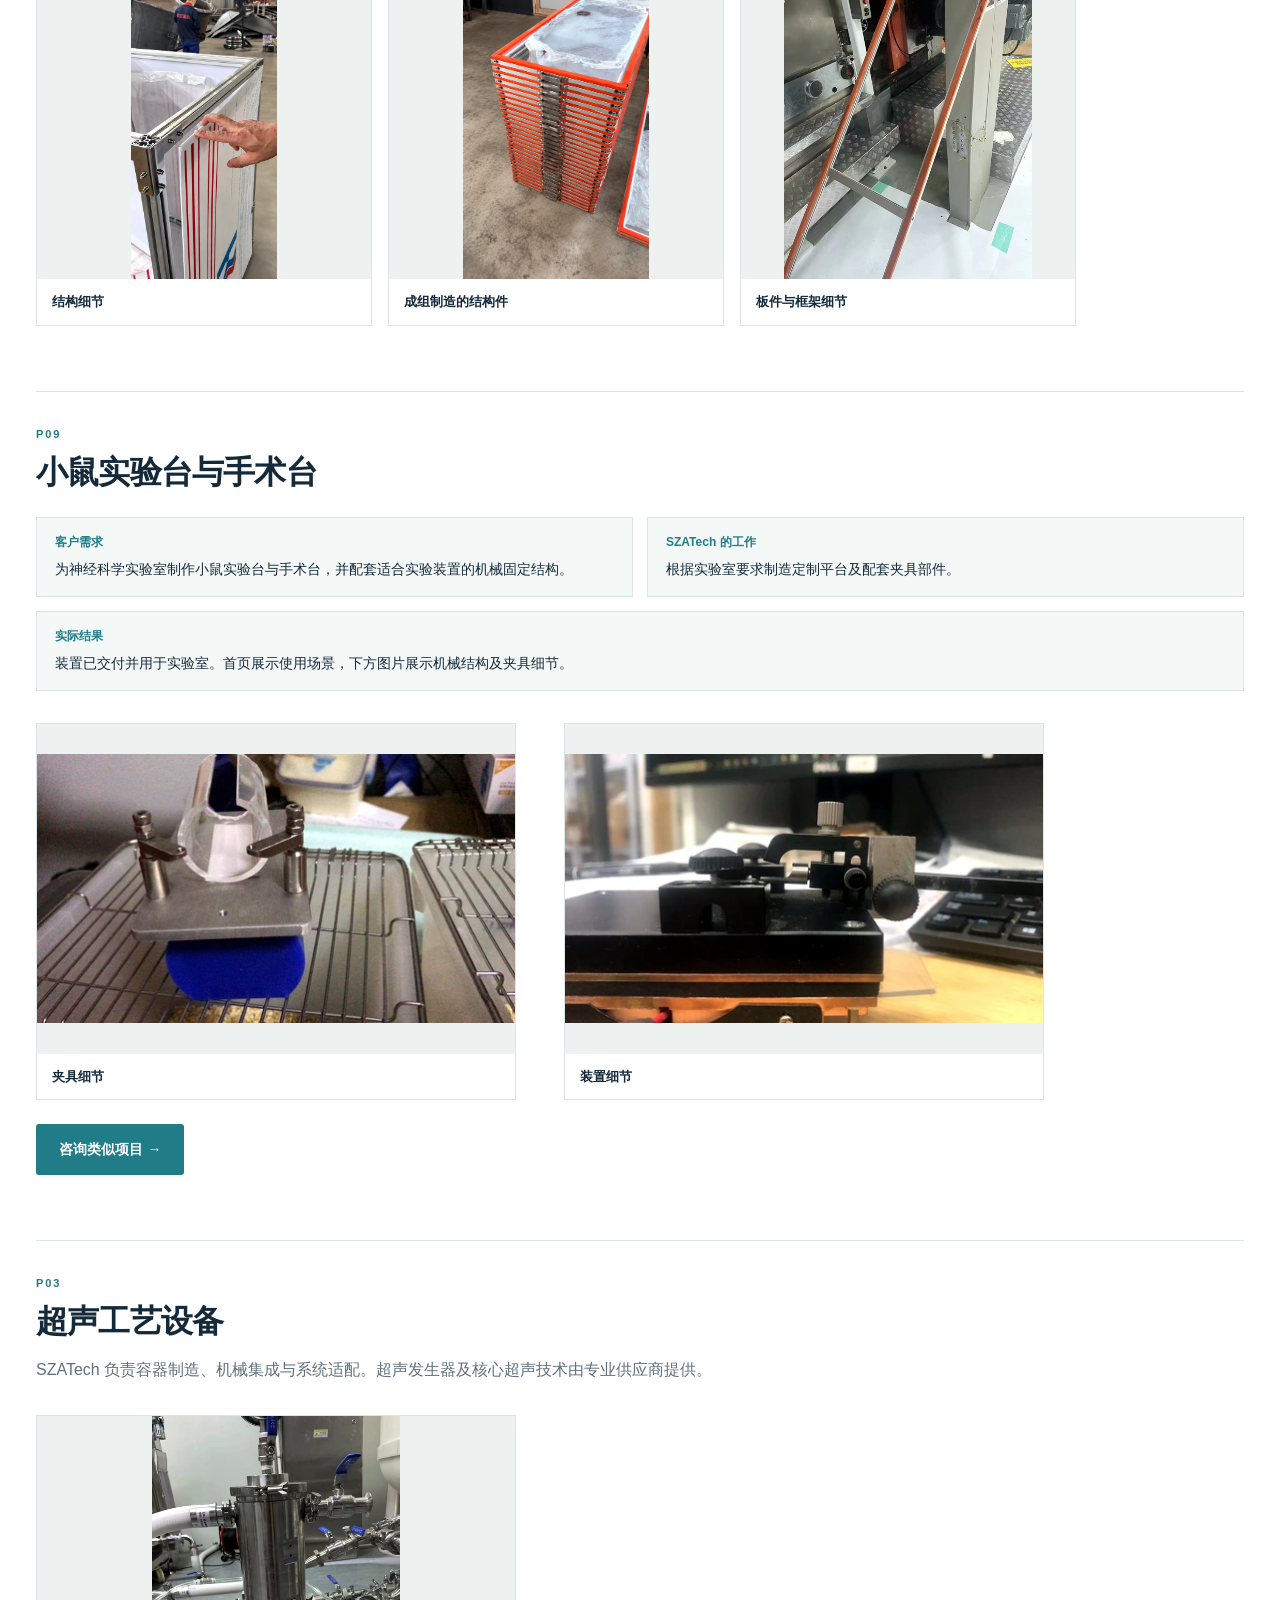
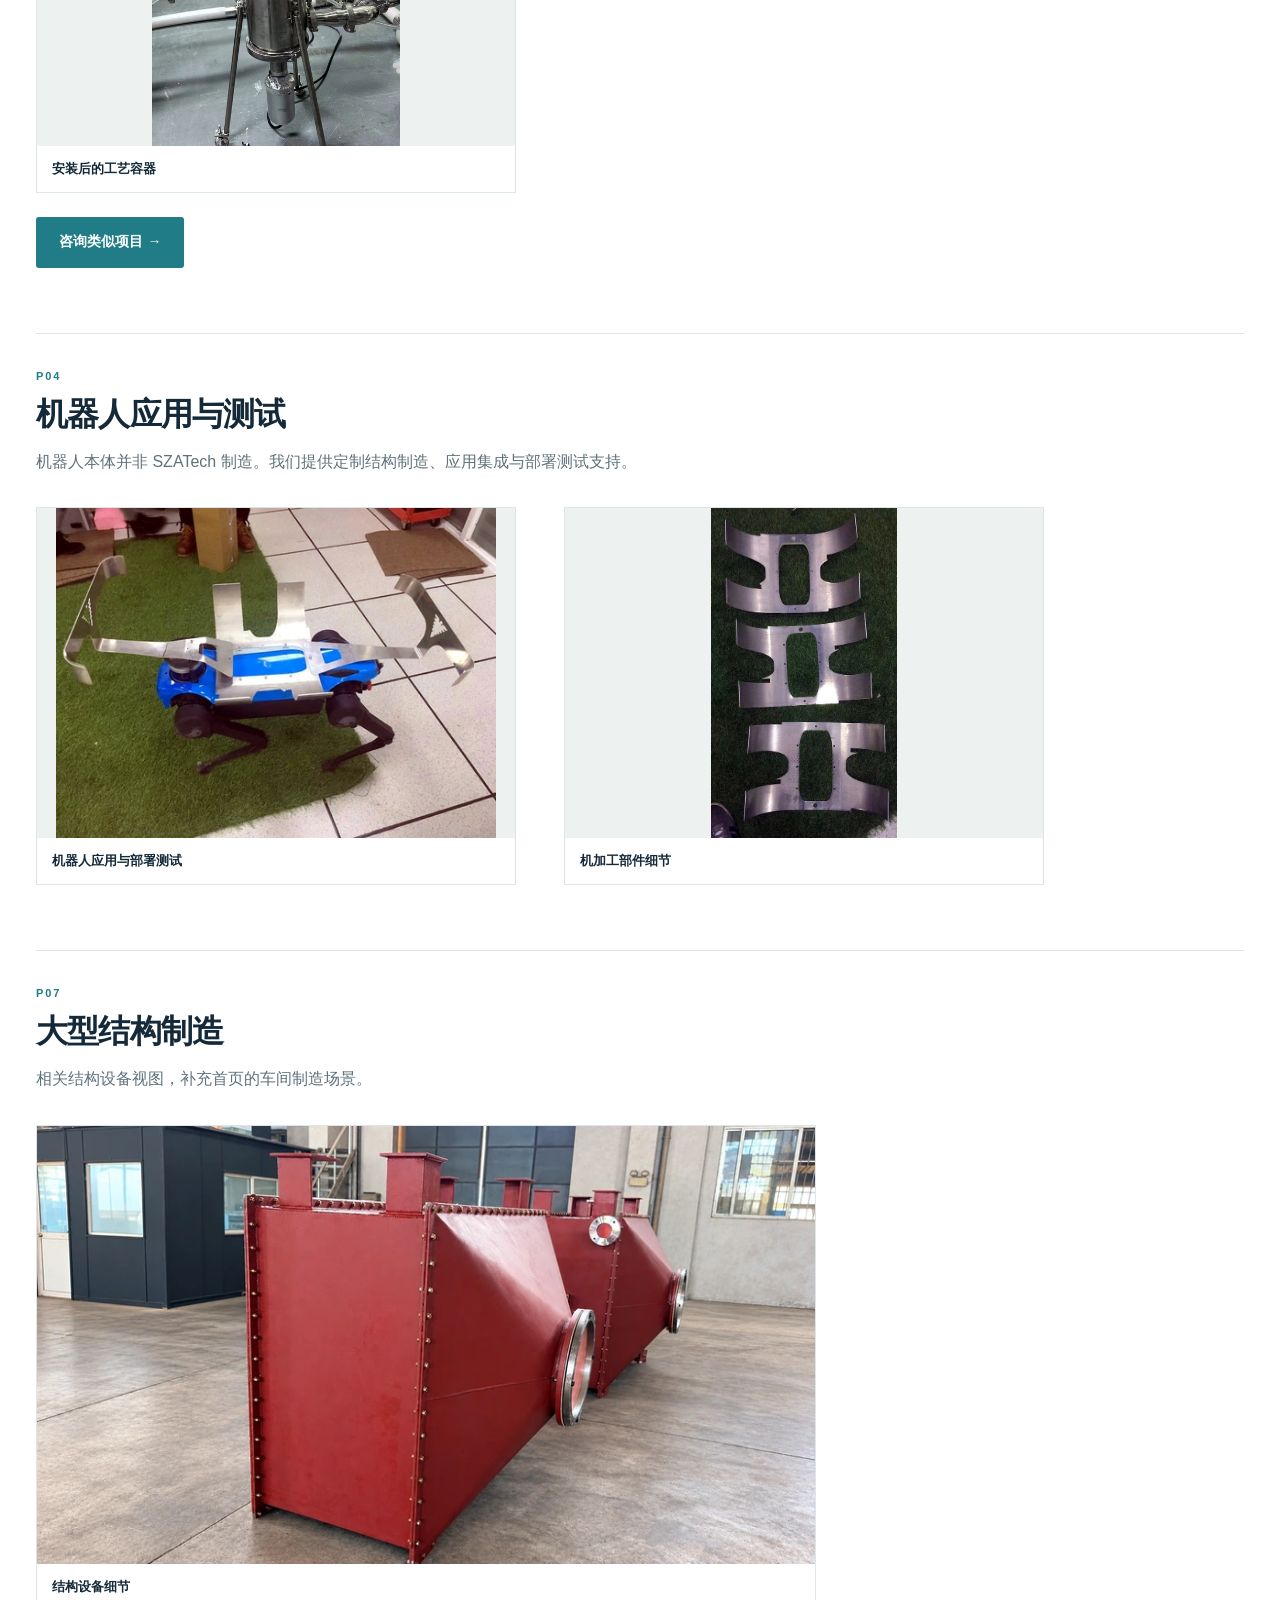
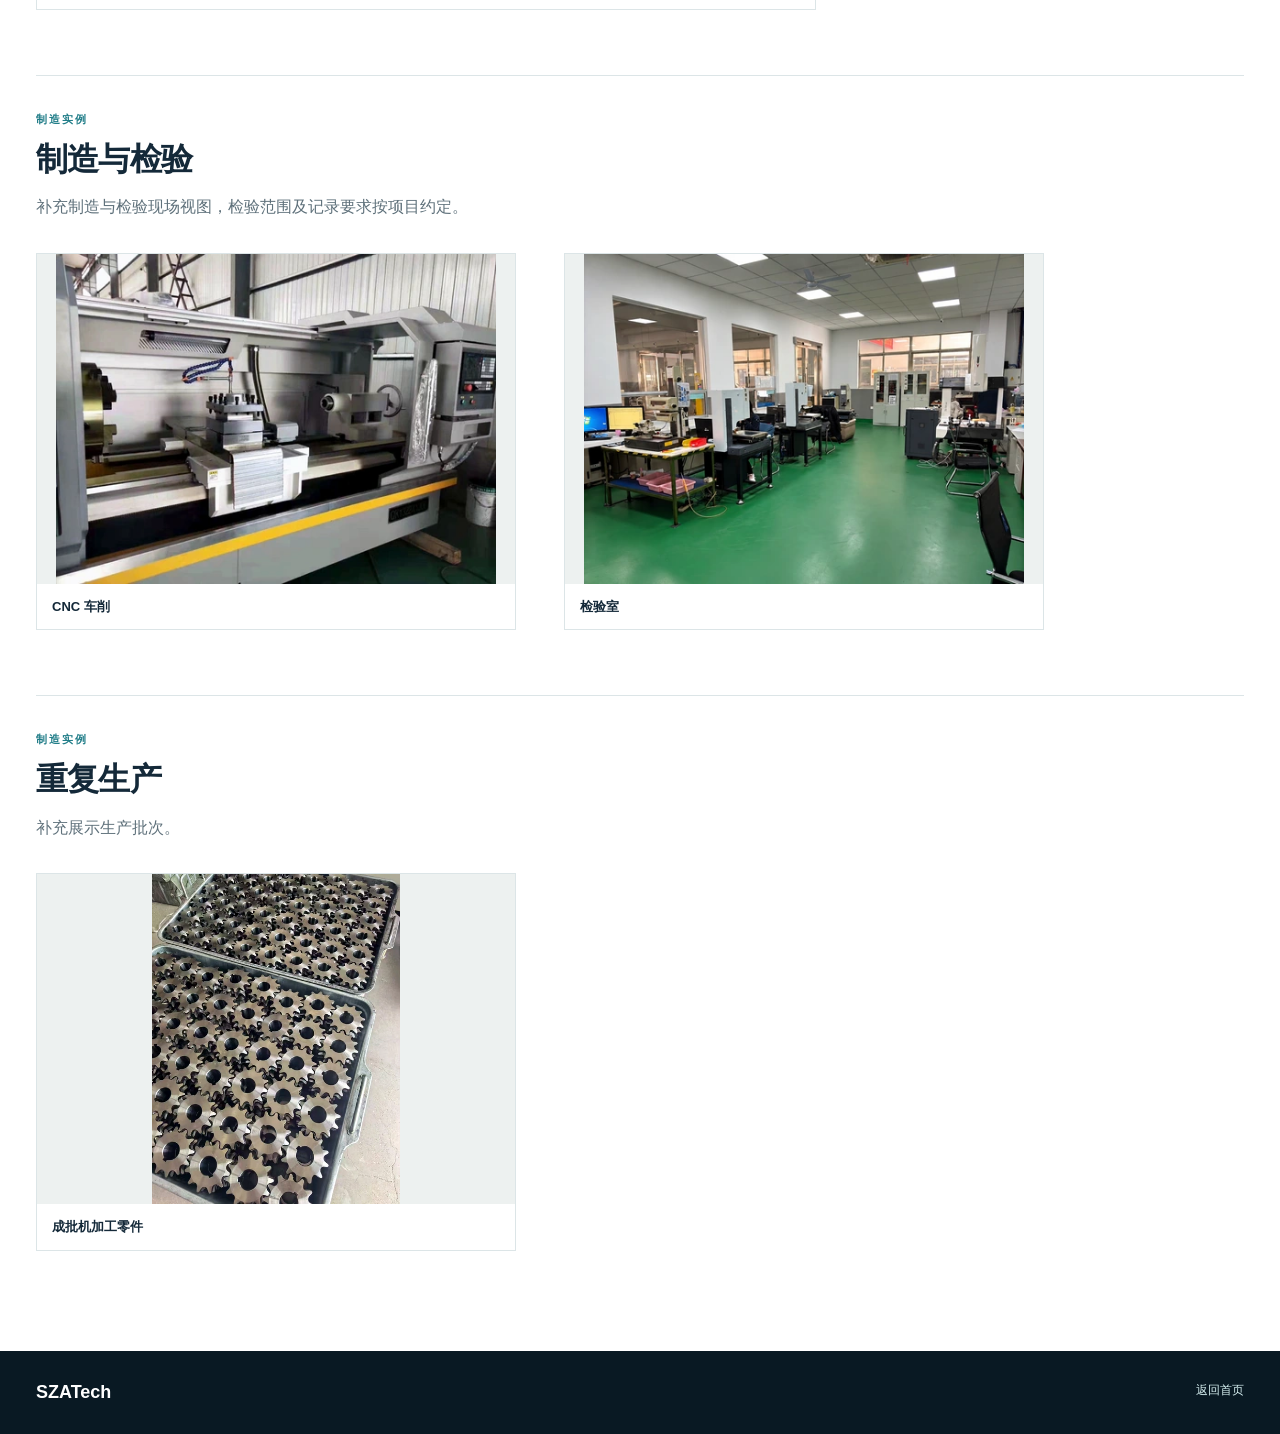
<file: docs/case-supporting-zh.html>
<!doctype html><html lang="zh"><head><meta charset="utf-8"><meta name="viewport" content="width=device-width,initial-scale=1"><title>SZATech｜项目细节</title><link rel="stylesheet" href="assets/site.css"></head><body>
<header class="header"><div class="wrap header-inner"><a class="logo" href="zh.html">SZA<span>Tech</span></a><nav class="support-nav" aria-label="页面导航"><a href="case-supporting.html" lang="en">English</a><a class="button ghost" href="zh.html">← 首页</a></nav></div></header>
<main><div class="section"><div class="wrap"><div class="eyebrow">项目细节</div><h1 class="support-title">制造、集成与实际应用。</h1><p class="support-intro">查看各项目的补充视图与 SZATech 的具体工作范围。点击图片可查看原始尺寸。</p><p><a class="button primary" href="#case-contact" data-case="general">咨询类似项目 →</a></p><div class="case-contact" id="case-contact" tabindex="-1" aria-labelledby="case-contact-title"><div class="eyebrow">联系 SZATech</div><h2 id="case-contact-title">咨询类似项目</h2><p>请通过您常用的邮箱联系 SZATech。本页面尚未发送任何邮件。</p><p class="case-email-text" id="case-email-text">steven@szatech.com</p><div class="actions"><button type="button" class="button ghost" id="case-copy-email" disabled>复制邮箱地址</button><a class="button ghost" id="case-open-email" href="mailto:steven@szatech.com?subject=SZATech%20similar%20project%20inquiry">打开邮件软件</a></div><p id="case-contact-status" role="status" aria-live="polite"></p></div>
<section class="support-group" id="precision-fixture"><div class="eyebrow">精密制造实例</div><h2>定制治具与精密组件</h2><p class="support-intro">展示定制治具与小型精密机械组件的结构和加工细节。</p><div class="support-grid"><figure class="support-card fixture-detail"><a href="assets/071-precision-fixture-refresh.webp"><img src="assets/071-precision-fixture-refresh.webp" alt="定制精密治具与小型机械部件" loading="lazy" width="1706" height="840" srcset="assets/071-precision-fixture-refresh-w480.webp 480w, assets/071-precision-fixture-refresh-w800.webp 800w, assets/071-precision-fixture-refresh-w1200.webp 1200w, assets/071-precision-fixture-refresh.webp 1706w" sizes="(max-width: 720px) calc(100vw - 36px), (max-width: 1050px) 45vw, 390px"></a><figcaption>定制治具与机械细节</figcaption></figure></div></section><section class="support-group p05-detail" id="p05"><div class="eyebrow">P05 · 航空航天测试</div><h2>航空航天功能测试单元</h2><dl class="project-facts case-facts"><div><dt>客户需求</dt><dd>制作一套用于航空航天叶片高速旋转工况测试的定制测试单元。</dd></div><div><dt>SZATech 的工作</dt><dd>承担定制测试单元的机械集成与装配，将各机械组件组合成可进行功能测试的装置。</dd></div><div><dt>实际结果</dt><dd>测试中转速达到 15,000 rpm。下方图片展示装配后的测试单元及功能测试现场。</dd></div></dl><div class="support-grid p05-images"><figure class="support-card"><a href="assets/065-functional-test-front-view.webp"><img src="assets/065-functional-test-front-view.webp" alt="航空航天功能测试单元装配后的正视图" loading="lazy" width="1630" height="965" srcset="assets/065-functional-test-front-view-w480.webp 480w, assets/065-functional-test-front-view-w800.webp 800w, assets/065-functional-test-front-view-w1200.webp 1200w, assets/065-functional-test-front-view.webp 1630w" sizes="(max-width: 720px) calc(100vw - 36px), (max-width: 1050px) 45vw, 390px"></a><figcaption>装配后的测试单元 · 正视图</figcaption></figure><figure class="support-card"><a href="assets/065-equipment-functional-test.webp"><img src="assets/065-equipment-functional-test.webp" alt="原始功能测试现场照片" loading="lazy" width="1280" height="720" srcset="assets/065-equipment-functional-test-w480.webp 480w, assets/065-equipment-functional-test-w800.webp 800w, assets/065-equipment-functional-test.webp 1280w" sizes="(max-width: 720px) calc(100vw - 36px), (max-width: 1050px) 45vw, 390px"></a><figcaption>功能测试现场</figcaption></figure></div><p class="case-cta"><a class="button primary" href="#case-contact" data-case="p05">咨询类似项目 →</a></p></section><section class="support-group" id="installation"><div class="eyebrow">大型设备</div><h2>大型设备组装现场</h2><p class="support-intro">SZATech 完成定制设备组件的制造与海运发货，并协调外部组装团队完成现场组装。</p><div class="support-grid"><figure class="support-card"><a href="assets/067-large-equipment-installation-retouched.webp"><img src="assets/067-large-equipment-installation-retouched.webp" alt="大型设备组装现场" loading="lazy" width="1672" height="940" srcset="assets/067-large-equipment-installation-retouched-w480.webp 480w, assets/067-large-equipment-installation-retouched-w800.webp 800w, assets/067-large-equipment-installation-retouched-w1200.webp 1200w, assets/067-large-equipment-installation-retouched.webp 1672w" sizes="(max-width: 720px) calc(100vw - 36px), (max-width: 1050px) 45vw, 390px"></a><figcaption>大型设备组装现场</figcaption></figure></div><p class="support-note">现场组装的安排、服务范围及费用，根据目的地和现场要求逐项确认。</p><p class="case-cta"><a class="button primary" href="#case-contact" data-case="installation">咨询类似项目 →</a></p></section><section class="support-group" id="p08"><div class="eyebrow">P08</div><h2>设备防护结构</h2><p class="support-intro">为设备防护结构提供定制框架、板件及机械细节。</p><div class="support-grid"><figure class="support-card"><a href="assets/p08-034-clean-wall-v2.webp"><img src="assets/p08-034-clean-wall-v2.webp" alt="结构细节" loading="lazy" width="835" height="1884" srcset="assets/p08-034-clean-wall-v2-w480.webp 480w, assets/p08-034-clean-wall-v2.webp 835w" sizes="(max-width: 720px) calc(100vw - 36px), (max-width: 1050px) 45vw, 390px"></a><figcaption>结构细节</figcaption></figure><figure class="support-card"><a href="assets/p08-059-clean-door-v2.webp"><img src="assets/p08-059-clean-door-v2.webp" alt="成组制造的结构件" loading="lazy" width="941" height="1672" srcset="assets/p08-059-clean-door-v2-w480.webp 480w, assets/p08-059-clean-door-v2-w800.webp 800w, assets/p08-059-clean-door-v2.webp 941w" sizes="(max-width: 720px) calc(100vw - 36px), (max-width: 1050px) 45vw, 390px"></a><figcaption>成组制造的结构件</figcaption></figure><figure class="support-card"><a href="assets/p08-031.jpg"><img src="assets/p08-031.jpg" alt="板件与框架细节" loading="lazy" width="1280" height="1707" srcset="assets/p08-031-w480.webp 480w, assets/p08-031-w800.webp 800w, assets/p08-031.jpg 1280w" sizes="(max-width: 720px) calc(100vw - 36px), (max-width: 1050px) 45vw, 390px"></a><figcaption>板件与框架细节</figcaption></figure></div></section><section class="support-group" id="p09"><div class="eyebrow">P09</div><h2>小鼠实验台与手术台</h2><dl class="project-facts case-facts"><div><dt>客户需求</dt><dd>为神经科学实验室制作小鼠实验台与手术台，并配套适合实验装置的机械固定结构。</dd></div><div><dt>SZATech 的工作</dt><dd>根据实验室要求制造定制平台及配套夹具部件。</dd></div><div><dt>实际结果</dt><dd>装置已交付并用于实验室。首页展示使用场景，下方图片展示机械结构及夹具细节。</dd></div></dl><div class="support-grid"><figure class="support-card"><a href="assets/p09-061.webp"><img src="assets/p09-061.webp" alt="夹具细节" loading="lazy" width="1920" height="1080" srcset="assets/p09-061-w480.webp 480w, assets/p09-061-w800.webp 800w, assets/p09-061-w1200.webp 1200w, assets/p09-061.webp 1920w" sizes="(max-width: 720px) calc(100vw - 36px), (max-width: 1050px) 45vw, 390px"></a><figcaption>夹具细节</figcaption></figure><figure class="support-card"><a href="assets/p09-063.webp"><img src="assets/p09-063.webp" alt="装置细节" loading="lazy" width="1920" height="1080" srcset="assets/p09-063-w480.webp 480w, assets/p09-063-w800.webp 800w, assets/p09-063-w1200.webp 1200w, assets/p09-063.webp 1920w" sizes="(max-width: 720px) calc(100vw - 36px), (max-width: 1050px) 45vw, 390px"></a><figcaption>装置细节</figcaption></figure></div><p class="case-cta"><a class="button primary" href="#case-contact" data-case="p09">咨询类似项目 →</a></p></section><section class="support-group" id="p03"><div class="eyebrow">P03</div><h2>超声工艺设备</h2><p class="support-intro">SZATech 负责容器制造、机械集成与系统适配。超声发生器及核心超声技术由专业供应商提供。</p><div class="support-grid"><figure class="support-card"><a href="assets/p03-038.jpg"><img src="assets/p03-038.jpg" alt="安装后的工艺容器" loading="lazy" width="1279" height="1706" srcset="assets/p03-038-w480.webp 480w, assets/p03-038-w800.webp 800w, assets/p03-038.jpg 1279w" sizes="(max-width: 720px) calc(100vw - 36px), (max-width: 1050px) 45vw, 390px"></a><figcaption>安装后的工艺容器</figcaption></figure></div><p class="case-cta"><a class="button primary" href="#case-contact" data-case="p03">咨询类似项目 →</a></p></section><section class="support-group" id="p04"><div class="eyebrow">P04</div><h2>机器人应用与测试</h2><p class="support-intro">机器人本体并非 SZATech 制造。我们提供定制结构制造、应用集成与部署测试支持。</p><div class="support-grid"><figure class="support-card"><a href="assets/p04-application.jpg"><img src="assets/p04-application.jpg" alt="机器人应用与部署测试" loading="lazy" width="1440" height="1080" srcset="assets/p04-application-w480.webp 480w, assets/p04-application-w800.webp 800w, assets/p04-application-w1200.webp 1200w, assets/p04-application.jpg 1440w" sizes="(max-width: 720px) calc(100vw - 36px), (max-width: 1050px) 45vw, 390px"></a><figcaption>机器人应用与部署测试</figcaption></figure><figure class="support-card"><a href="assets/p04-003.jpg"><img src="assets/p04-003.jpg" alt="机加工部件细节" loading="lazy" width="916" height="1628" srcset="assets/p04-003-w480.webp 480w, assets/p04-003-w800.webp 800w, assets/p04-003.jpg 916w" sizes="(max-width: 720px) calc(100vw - 36px), (max-width: 1050px) 45vw, 390px"></a><figcaption>机加工部件细节</figcaption></figure></div></section><section class="support-group" id="p07"><div class="eyebrow">P07</div><h2>大型结构制造</h2><p class="support-intro">相关结构设备视图，补充首页的车间制造场景。</p><div class="support-grid"><figure class="support-card"><a href="assets/p07-022-clean-workshop-v2.webp"><img src="assets/p07-022-clean-workshop-v2.webp" alt="结构设备细节" loading="lazy" width="1672" height="941" srcset="assets/p07-022-clean-workshop-v2-w480.webp 480w, assets/p07-022-clean-workshop-v2-w800.webp 800w, assets/p07-022-clean-workshop-v2-w1200.webp 1200w, assets/p07-022-clean-workshop-v2.webp 1672w" sizes="(max-width: 720px) calc(100vw - 36px), 780px"></a><figcaption>结构设备细节</figcaption></figure></div></section><section class="support-group" id="manufacturing"><div class="eyebrow">制造实例</div><h2>制造与检验</h2><p class="support-intro">补充制造与检验现场视图，检验范围及记录要求按项目约定。</p><div class="support-grid"><figure class="support-card"><a href="assets/p11-041.webp"><img src="assets/p11-041.webp" alt="CNC 车削" loading="lazy" width="1440" height="1080" srcset="assets/p11-041-w480.webp 480w, assets/p11-041-w800.webp 800w, assets/p11-041-w1200.webp 1200w, assets/p11-041.webp 1440w" sizes="(max-width: 720px) calc(100vw - 36px), (max-width: 1050px) 45vw, 390px"></a><figcaption>CNC 车削</figcaption></figure><figure class="support-card"><a href="assets/p12-045-no-jacket.webp"><img src="assets/p12-045-no-jacket.webp" alt="检验室" loading="lazy" width="1448" height="1086" srcset="assets/p12-045-no-jacket-w480.webp 480w, assets/p12-045-no-jacket-w800.webp 800w, assets/p12-045-no-jacket-w1200.webp 1200w, assets/p12-045-no-jacket.webp 1448w" sizes="(max-width: 720px) calc(100vw - 36px), (max-width: 1050px) 45vw, 390px"></a><figcaption>检验室</figcaption></figure></div></section><section class="support-group" id="repeat"><div class="eyebrow">制造实例</div><h2>重复生产</h2><p class="support-intro">补充展示生产批次。</p><div class="support-grid"><figure class="support-card"><a href="assets/p10-012.jpg"><img src="assets/p10-012.jpg" alt="成批机加工零件" loading="lazy" width="1080" height="1440" srcset="assets/p10-012-w480.webp 480w, assets/p10-012-w800.webp 800w, assets/p10-012.jpg 1080w" sizes="(max-width: 720px) calc(100vw - 36px), (max-width: 1050px) 45vw, 390px"></a><figcaption>成批机加工零件</figcaption></figure></div></section></div></div></main><footer class="footer"><div class="wrap"><strong>SZATech</strong><a href="zh.html">返回首页</a></div></footer><script src="assets/case-contact.js" defer></script><script src="assets/analytics-config.js" defer></script><script src="assets/analytics.js" defer></script></body></html>
</file>
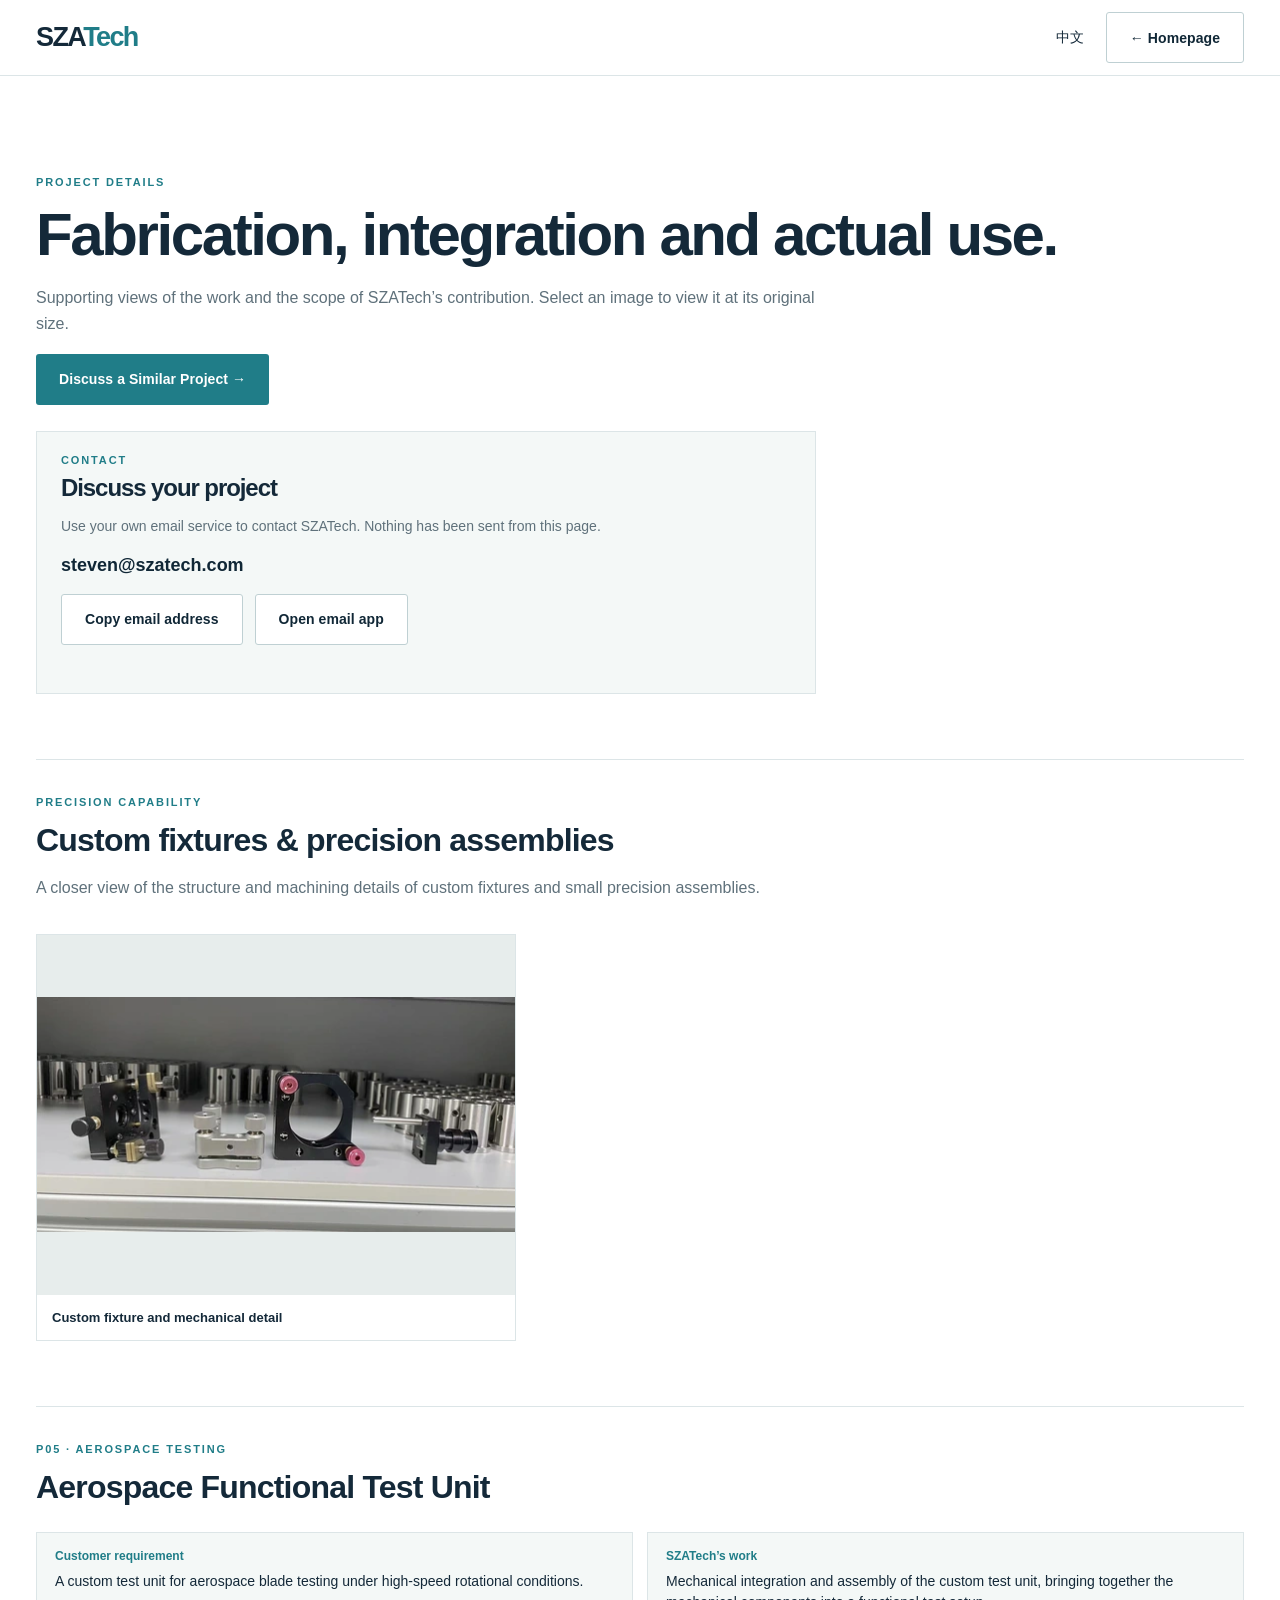
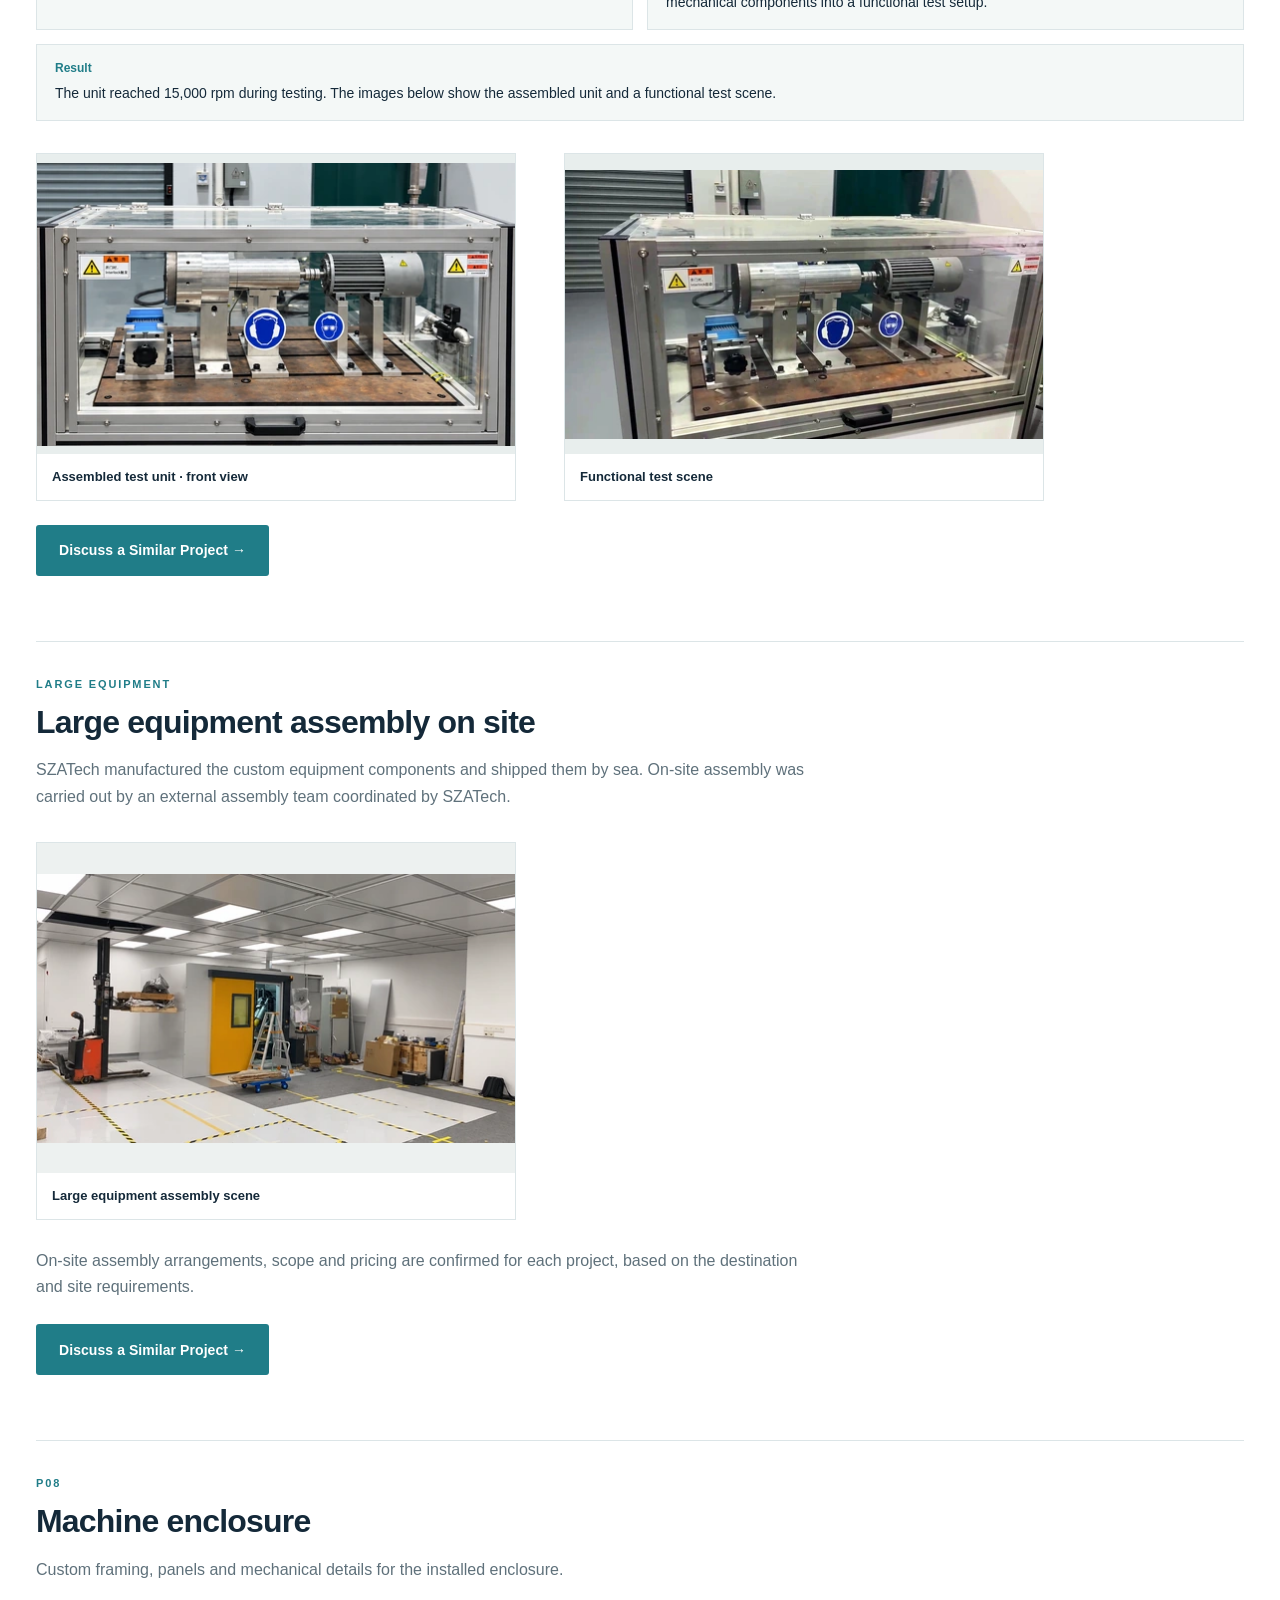
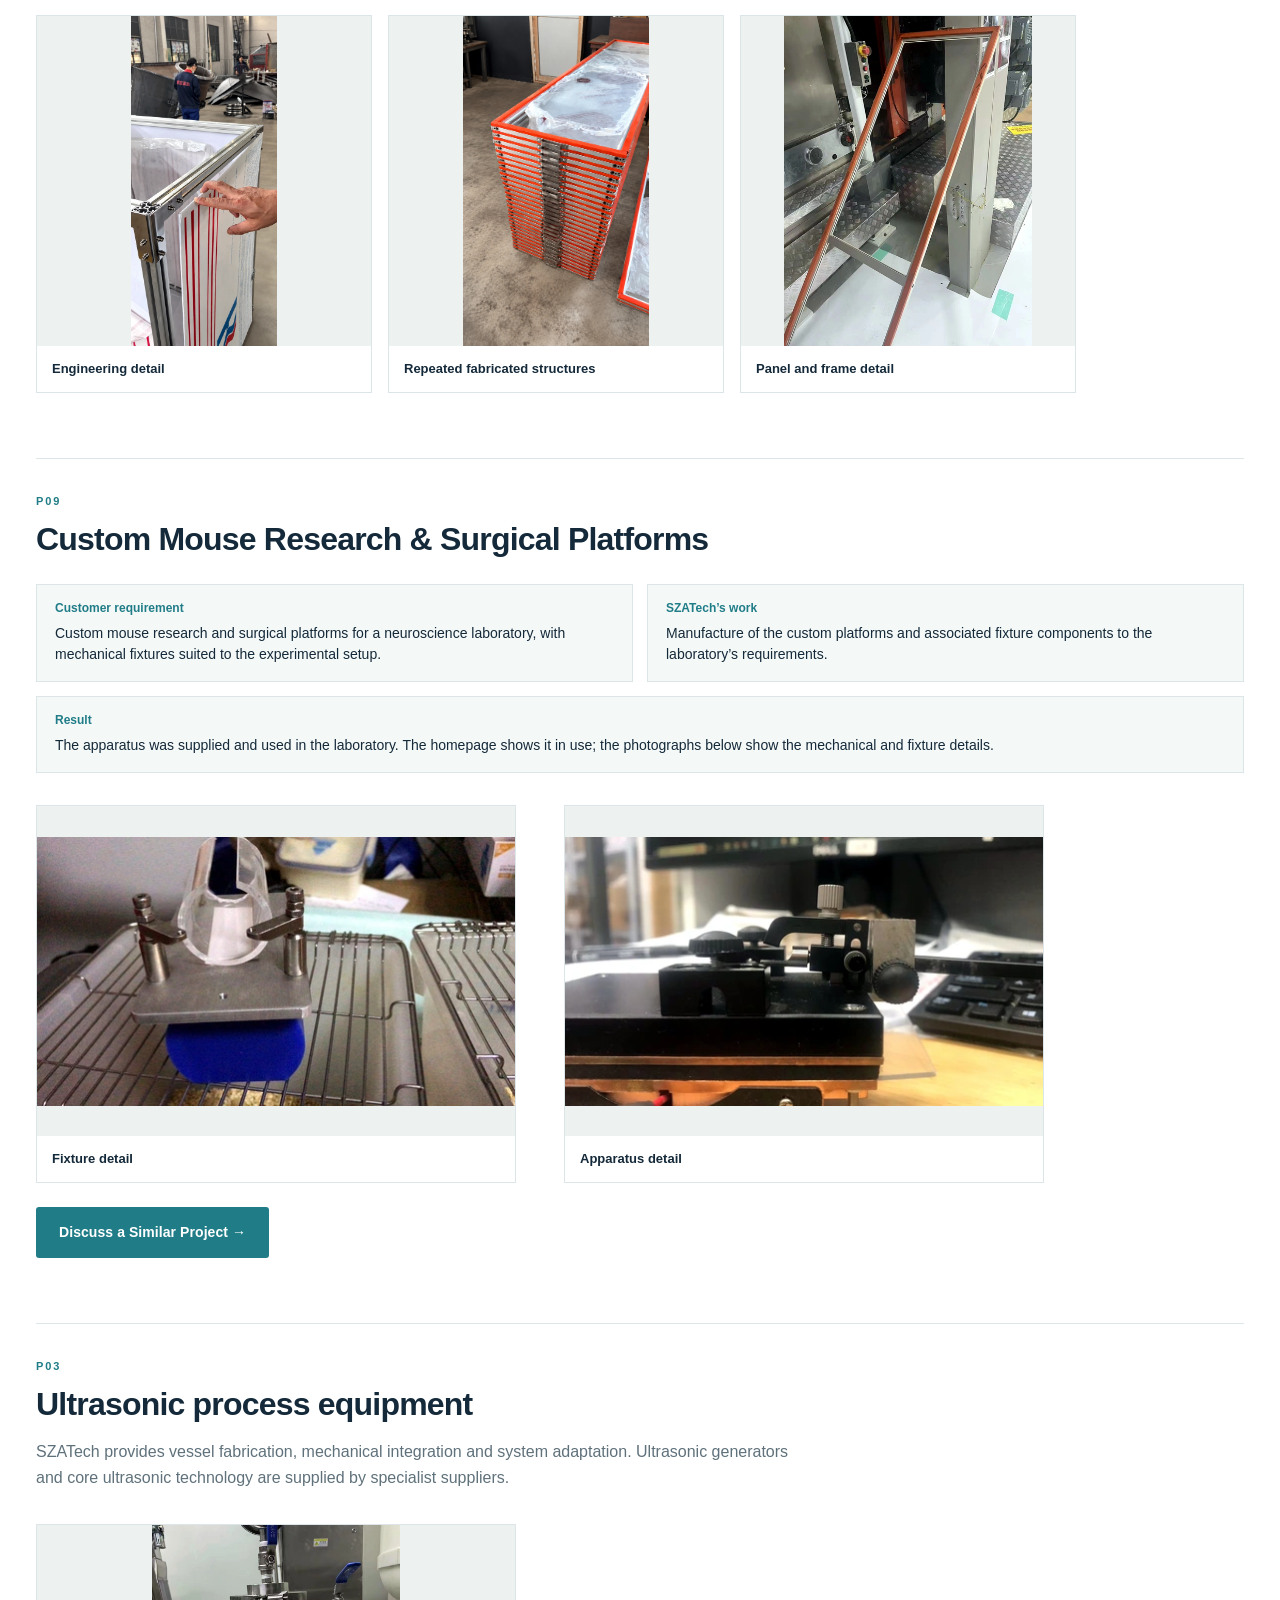
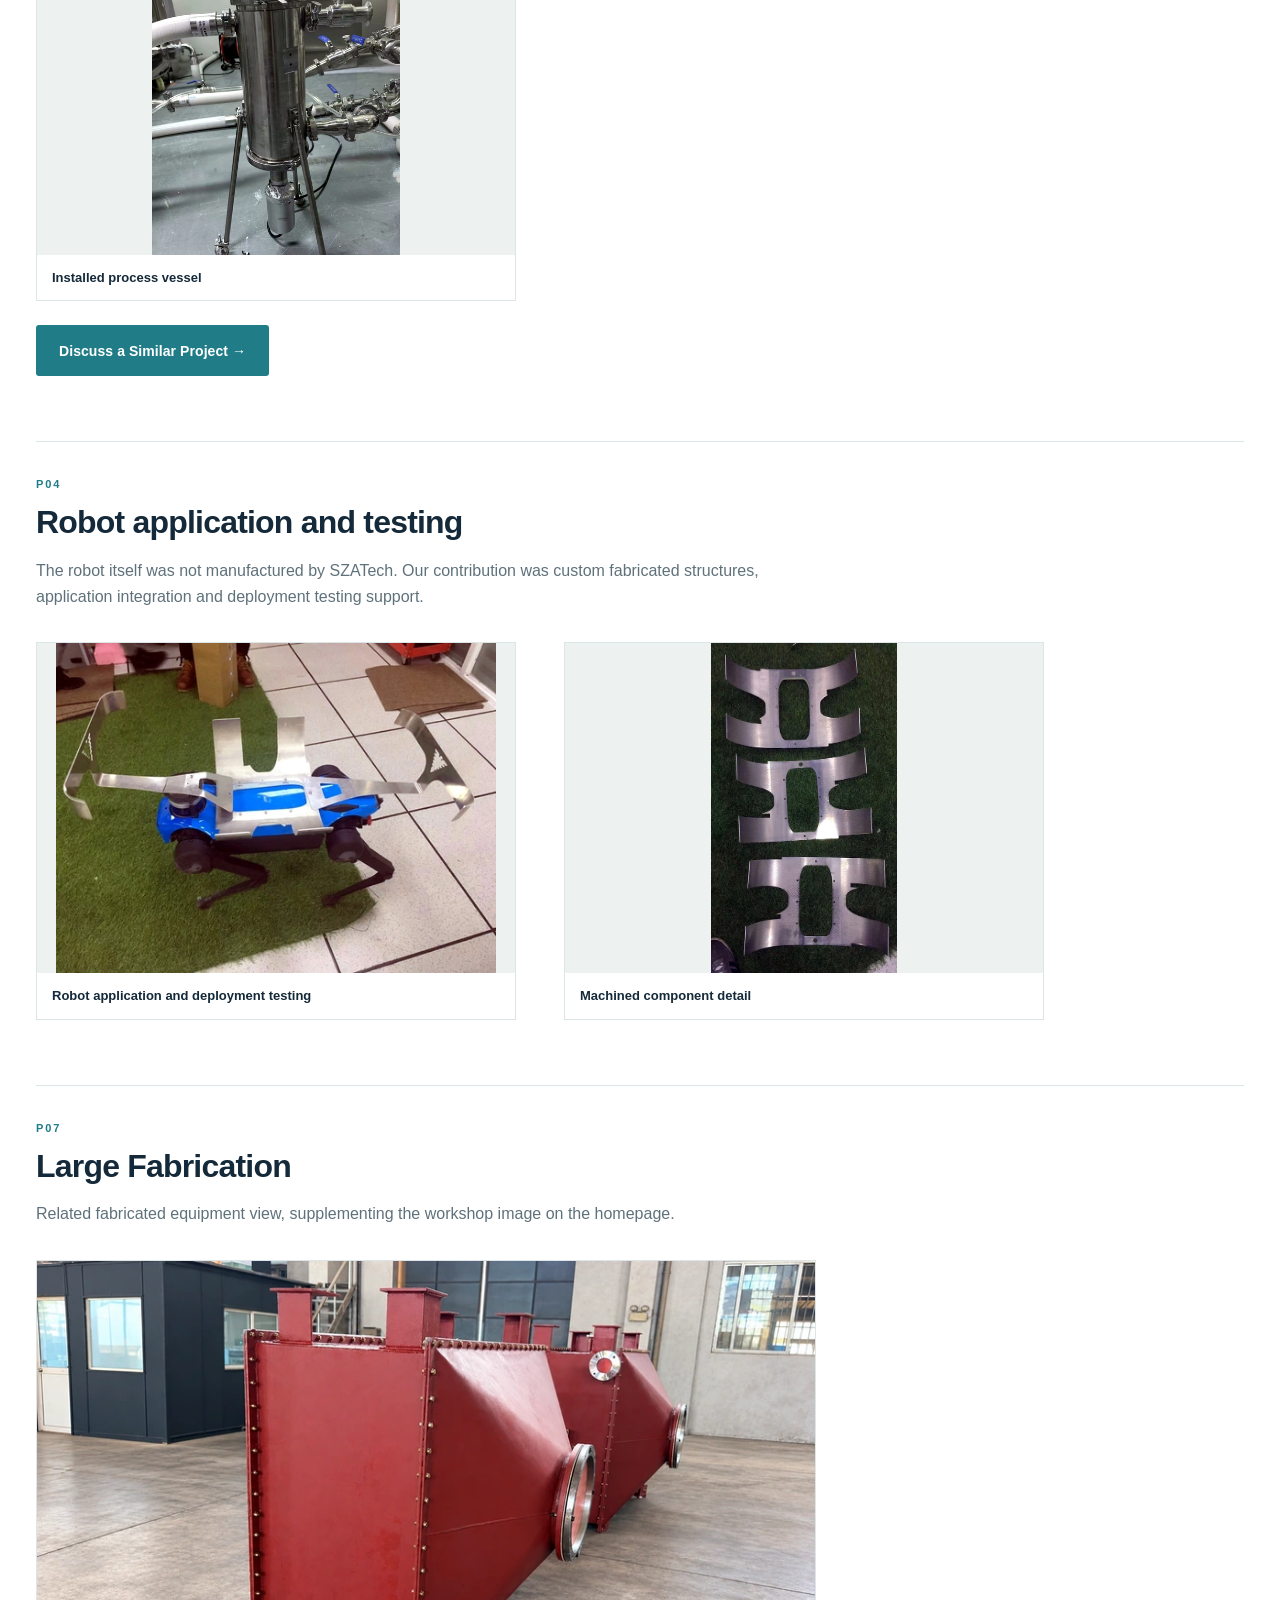
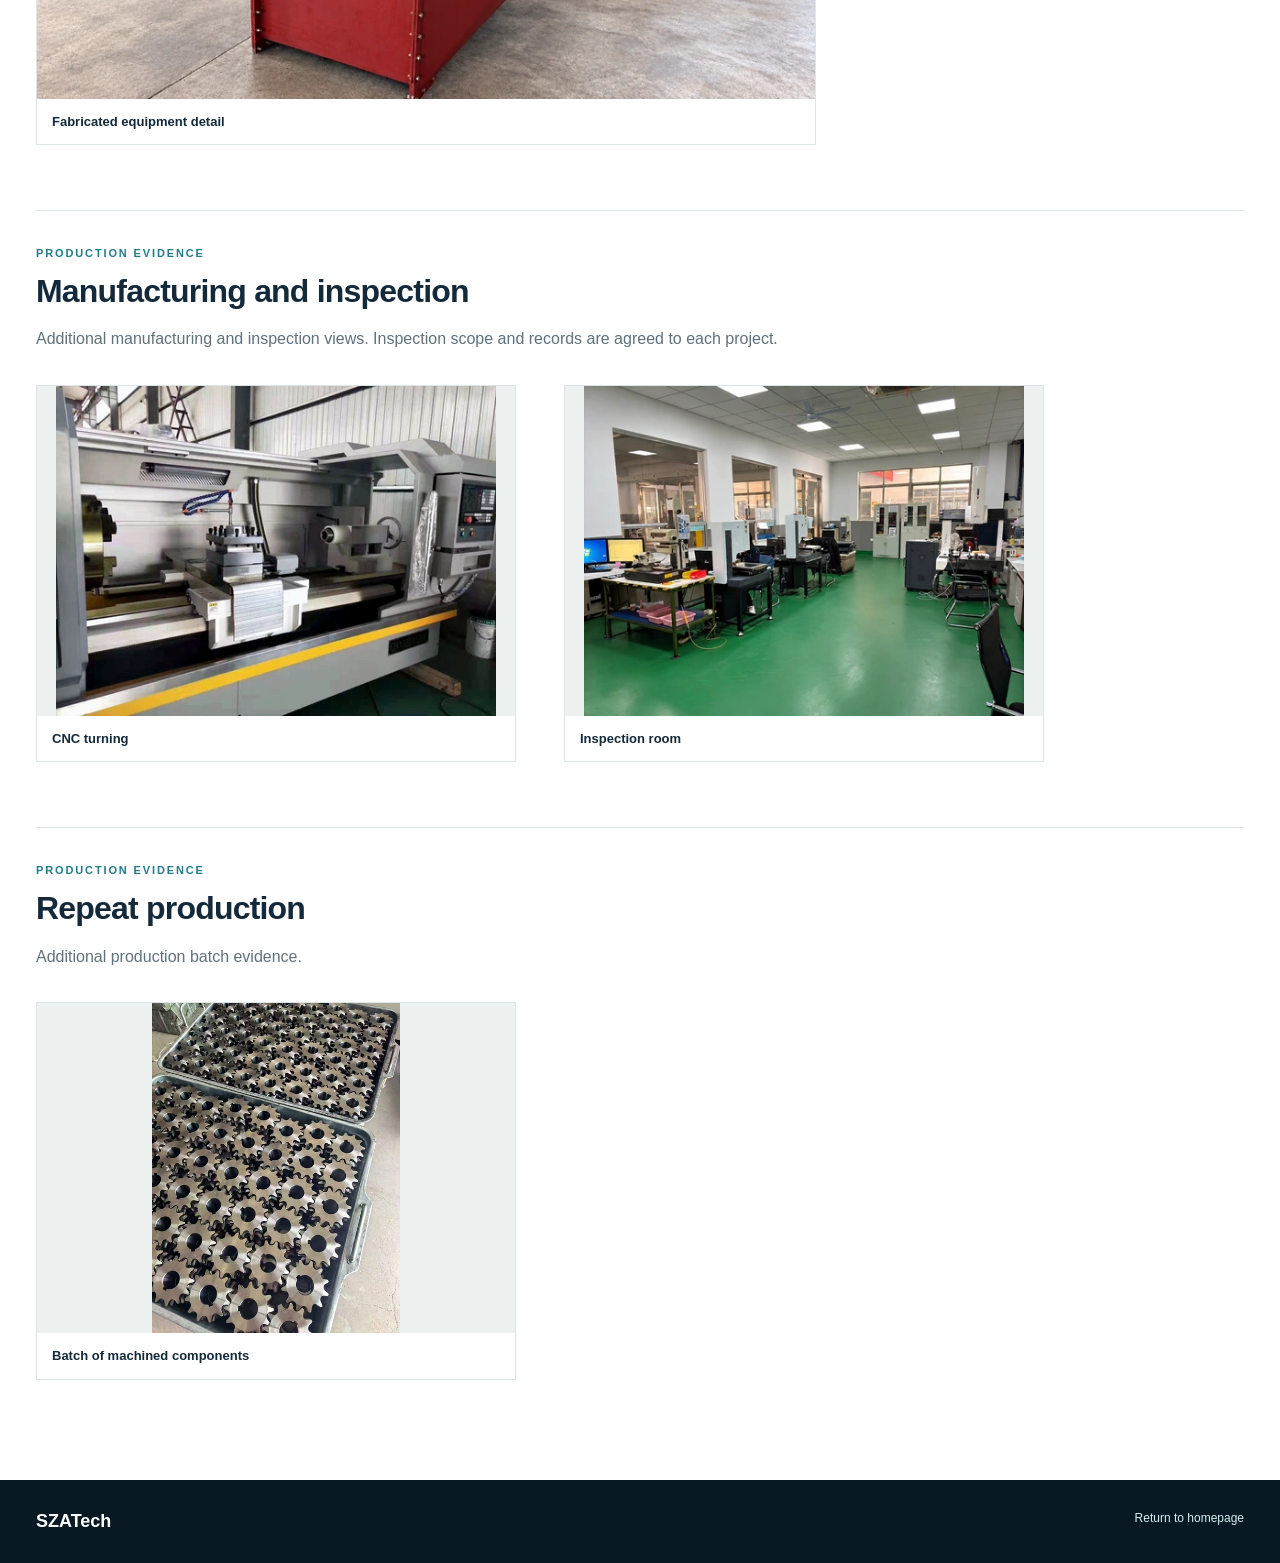
<file: docs/case-supporting.html>
<!doctype html><html lang="en"><head><meta charset="utf-8"><meta name="viewport" content="width=device-width,initial-scale=1"><title>SZATech | Project Details</title><link rel="stylesheet" href="assets/site.css"></head><body>
<header class="header"><div class="wrap header-inner"><a class="logo" href="index.html">SZA<span>Tech</span></a><nav class="support-nav" aria-label="Page navigation"><a href="case-supporting-zh.html" lang="zh">中文</a><a class="button ghost" href="index.html">← Homepage</a></nav></div></header>
<main><div class="section"><div class="wrap"><div class="eyebrow">Project details</div><h1 class="support-title">Fabrication, integration and actual use.</h1><p class="support-intro">Supporting views of the work and the scope of SZATech’s contribution. Select an image to view it at its original size.</p><p><a class="button primary" href="#case-contact" data-case="general">Discuss a Similar Project →</a></p><div class="case-contact" id="case-contact" tabindex="-1" aria-labelledby="case-contact-title"><div class="eyebrow">Contact</div><h2 id="case-contact-title">Discuss your project</h2><p>Use your own email service to contact SZATech. Nothing has been sent from this page.</p><p class="case-email-text" id="case-email-text">steven@szatech.com</p><div class="actions"><button type="button" class="button ghost" id="case-copy-email" disabled>Copy email address</button><a class="button ghost" id="case-open-email" href="mailto:steven@szatech.com?subject=SZATech%20similar%20project%20inquiry">Open email app</a></div><p id="case-contact-status" role="status" aria-live="polite"></p></div>
<section class="support-group" id="precision-fixture"><div class="eyebrow">Precision capability</div><h2>Custom fixtures &amp; precision assemblies</h2><p class="support-intro">A closer view of the structure and machining details of custom fixtures and small precision assemblies.</p><div class="support-grid"><figure class="support-card fixture-detail"><a href="assets/071-precision-fixture-refresh.webp"><img src="assets/071-precision-fixture-refresh.webp" alt="Custom precision fixture and small mechanical components" loading="lazy" width="1706" height="840" srcset="assets/071-precision-fixture-refresh-w480.webp 480w, assets/071-precision-fixture-refresh-w800.webp 800w, assets/071-precision-fixture-refresh-w1200.webp 1200w, assets/071-precision-fixture-refresh.webp 1706w" sizes="(max-width: 720px) calc(100vw - 36px), (max-width: 1050px) 45vw, 390px"></a><figcaption>Custom fixture and mechanical detail</figcaption></figure></div></section><section class="support-group p05-detail" id="p05"><div class="eyebrow">P05 · Aerospace testing</div><h2>Aerospace Functional Test Unit</h2><dl class="project-facts case-facts"><div><dt>Customer requirement</dt><dd>A custom test unit for aerospace blade testing under high-speed rotational conditions.</dd></div><div><dt>SZATech’s work</dt><dd>Mechanical integration and assembly of the custom test unit, bringing together the mechanical components into a functional test setup.</dd></div><div><dt>Result</dt><dd>The unit reached 15,000 rpm during testing. The images below show the assembled unit and a functional test scene.</dd></div></dl><div class="support-grid p05-images"><figure class="support-card"><a href="assets/065-functional-test-front-view.webp"><img src="assets/065-functional-test-front-view.webp" alt="Front view of the assembled aerospace functional test unit" loading="lazy" width="1630" height="965" srcset="assets/065-functional-test-front-view-w480.webp 480w, assets/065-functional-test-front-view-w800.webp 800w, assets/065-functional-test-front-view-w1200.webp 1200w, assets/065-functional-test-front-view.webp 1630w" sizes="(max-width: 720px) calc(100vw - 36px), (max-width: 1050px) 45vw, 390px"></a><figcaption>Assembled test unit · front view</figcaption></figure><figure class="support-card"><a href="assets/065-equipment-functional-test.webp"><img src="assets/065-equipment-functional-test.webp" alt="Original functional test scene" loading="lazy" width="1280" height="720" srcset="assets/065-equipment-functional-test-w480.webp 480w, assets/065-equipment-functional-test-w800.webp 800w, assets/065-equipment-functional-test.webp 1280w" sizes="(max-width: 720px) calc(100vw - 36px), (max-width: 1050px) 45vw, 390px"></a><figcaption>Functional test scene</figcaption></figure></div><p class="case-cta"><a class="button primary" href="#case-contact" data-case="p05">Discuss a Similar Project →</a></p></section><section class="support-group" id="installation"><div class="eyebrow">Large equipment</div><h2>Large equipment assembly on site</h2><p class="support-intro">SZATech manufactured the custom equipment components and shipped them by sea. On-site assembly was carried out by an external assembly team coordinated by SZATech.</p><div class="support-grid"><figure class="support-card"><a href="assets/067-large-equipment-installation-retouched.webp"><img src="assets/067-large-equipment-installation-retouched.webp" alt="Large equipment assembly scene" loading="lazy" width="1672" height="940" srcset="assets/067-large-equipment-installation-retouched-w480.webp 480w, assets/067-large-equipment-installation-retouched-w800.webp 800w, assets/067-large-equipment-installation-retouched-w1200.webp 1200w, assets/067-large-equipment-installation-retouched.webp 1672w" sizes="(max-width: 720px) calc(100vw - 36px), (max-width: 1050px) 45vw, 390px"></a><figcaption>Large equipment assembly scene</figcaption></figure></div><p class="support-note">On-site assembly arrangements, scope and pricing are confirmed for each project, based on the destination and site requirements.</p><p class="case-cta"><a class="button primary" href="#case-contact" data-case="installation">Discuss a Similar Project →</a></p></section><section class="support-group" id="p08"><div class="eyebrow">P08</div><h2>Machine enclosure</h2><p class="support-intro">Custom framing, panels and mechanical details for the installed enclosure.</p><div class="support-grid"><figure class="support-card"><a href="assets/p08-034-clean-wall-v2.webp"><img src="assets/p08-034-clean-wall-v2.webp" alt="Engineering detail" loading="lazy" width="835" height="1884" srcset="assets/p08-034-clean-wall-v2-w480.webp 480w, assets/p08-034-clean-wall-v2.webp 835w" sizes="(max-width: 720px) calc(100vw - 36px), (max-width: 1050px) 45vw, 390px"></a><figcaption>Engineering detail</figcaption></figure><figure class="support-card"><a href="assets/p08-059-clean-door-v2.webp"><img src="assets/p08-059-clean-door-v2.webp" alt="Repeated fabricated structures" loading="lazy" width="941" height="1672" srcset="assets/p08-059-clean-door-v2-w480.webp 480w, assets/p08-059-clean-door-v2-w800.webp 800w, assets/p08-059-clean-door-v2.webp 941w" sizes="(max-width: 720px) calc(100vw - 36px), (max-width: 1050px) 45vw, 390px"></a><figcaption>Repeated fabricated structures</figcaption></figure><figure class="support-card"><a href="assets/p08-031.jpg"><img src="assets/p08-031.jpg" alt="Panel and frame detail" loading="lazy" width="1280" height="1707" srcset="assets/p08-031-w480.webp 480w, assets/p08-031-w800.webp 800w, assets/p08-031.jpg 1280w" sizes="(max-width: 720px) calc(100vw - 36px), (max-width: 1050px) 45vw, 390px"></a><figcaption>Panel and frame detail</figcaption></figure></div></section><section class="support-group" id="p09"><div class="eyebrow">P09</div><h2>Custom Mouse Research &amp; Surgical Platforms</h2><dl class="project-facts case-facts"><div><dt>Customer requirement</dt><dd>Custom mouse research and surgical platforms for a neuroscience laboratory, with mechanical fixtures suited to the experimental setup.</dd></div><div><dt>SZATech’s work</dt><dd>Manufacture of the custom platforms and associated fixture components to the laboratory’s requirements.</dd></div><div><dt>Result</dt><dd>The apparatus was supplied and used in the laboratory. The homepage shows it in use; the photographs below show the mechanical and fixture details.</dd></div></dl><div class="support-grid"><figure class="support-card"><a href="assets/p09-061.webp"><img src="assets/p09-061.webp" alt="Fixture detail" loading="lazy" width="1920" height="1080" srcset="assets/p09-061-w480.webp 480w, assets/p09-061-w800.webp 800w, assets/p09-061-w1200.webp 1200w, assets/p09-061.webp 1920w" sizes="(max-width: 720px) calc(100vw - 36px), (max-width: 1050px) 45vw, 390px"></a><figcaption>Fixture detail</figcaption></figure><figure class="support-card"><a href="assets/p09-063.webp"><img src="assets/p09-063.webp" alt="Apparatus detail" loading="lazy" width="1920" height="1080" srcset="assets/p09-063-w480.webp 480w, assets/p09-063-w800.webp 800w, assets/p09-063-w1200.webp 1200w, assets/p09-063.webp 1920w" sizes="(max-width: 720px) calc(100vw - 36px), (max-width: 1050px) 45vw, 390px"></a><figcaption>Apparatus detail</figcaption></figure></div><p class="case-cta"><a class="button primary" href="#case-contact" data-case="p09">Discuss a Similar Project →</a></p></section><section class="support-group" id="p03"><div class="eyebrow">P03</div><h2>Ultrasonic process equipment</h2><p class="support-intro">SZATech provides vessel fabrication, mechanical integration and system adaptation. Ultrasonic generators and core ultrasonic technology are supplied by specialist suppliers.</p><div class="support-grid"><figure class="support-card"><a href="assets/p03-038.jpg"><img src="assets/p03-038.jpg" alt="Installed process vessel" loading="lazy" width="1279" height="1706" srcset="assets/p03-038-w480.webp 480w, assets/p03-038-w800.webp 800w, assets/p03-038.jpg 1279w" sizes="(max-width: 720px) calc(100vw - 36px), (max-width: 1050px) 45vw, 390px"></a><figcaption>Installed process vessel</figcaption></figure></div><p class="case-cta"><a class="button primary" href="#case-contact" data-case="p03">Discuss a Similar Project →</a></p></section><section class="support-group" id="p04"><div class="eyebrow">P04</div><h2>Robot application and testing</h2><p class="support-intro">The robot itself was not manufactured by SZATech. Our contribution was custom fabricated structures, application integration and deployment testing support.</p><div class="support-grid"><figure class="support-card"><a href="assets/p04-application.jpg"><img src="assets/p04-application.jpg" alt="Robot application and deployment testing" loading="lazy" width="1440" height="1080" srcset="assets/p04-application-w480.webp 480w, assets/p04-application-w800.webp 800w, assets/p04-application-w1200.webp 1200w, assets/p04-application.jpg 1440w" sizes="(max-width: 720px) calc(100vw - 36px), (max-width: 1050px) 45vw, 390px"></a><figcaption>Robot application and deployment testing</figcaption></figure><figure class="support-card"><a href="assets/p04-003.jpg"><img src="assets/p04-003.jpg" alt="Machined component detail" loading="lazy" width="916" height="1628" srcset="assets/p04-003-w480.webp 480w, assets/p04-003-w800.webp 800w, assets/p04-003.jpg 916w" sizes="(max-width: 720px) calc(100vw - 36px), (max-width: 1050px) 45vw, 390px"></a><figcaption>Machined component detail</figcaption></figure></div></section><section class="support-group" id="p07"><div class="eyebrow">P07</div><h2>Large Fabrication</h2><p class="support-intro">Related fabricated equipment view, supplementing the workshop image on the homepage.</p><div class="support-grid"><figure class="support-card"><a href="assets/p07-022-clean-workshop-v2.webp"><img src="assets/p07-022-clean-workshop-v2.webp" alt="Fabricated equipment detail" loading="lazy" width="1672" height="941" srcset="assets/p07-022-clean-workshop-v2-w480.webp 480w, assets/p07-022-clean-workshop-v2-w800.webp 800w, assets/p07-022-clean-workshop-v2-w1200.webp 1200w, assets/p07-022-clean-workshop-v2.webp 1672w" sizes="(max-width: 720px) calc(100vw - 36px), 780px"></a><figcaption>Fabricated equipment detail</figcaption></figure></div></section><section class="support-group" id="manufacturing"><div class="eyebrow">Production evidence</div><h2>Manufacturing and inspection</h2><p class="support-intro">Additional manufacturing and inspection views. Inspection scope and records are agreed to each project.</p><div class="support-grid"><figure class="support-card"><a href="assets/p11-041.webp"><img src="assets/p11-041.webp" alt="CNC turning" loading="lazy" width="1440" height="1080" srcset="assets/p11-041-w480.webp 480w, assets/p11-041-w800.webp 800w, assets/p11-041-w1200.webp 1200w, assets/p11-041.webp 1440w" sizes="(max-width: 720px) calc(100vw - 36px), (max-width: 1050px) 45vw, 390px"></a><figcaption>CNC turning</figcaption></figure><figure class="support-card"><a href="assets/p12-045-no-jacket.webp"><img src="assets/p12-045-no-jacket.webp" alt="Inspection room" loading="lazy" width="1448" height="1086" srcset="assets/p12-045-no-jacket-w480.webp 480w, assets/p12-045-no-jacket-w800.webp 800w, assets/p12-045-no-jacket-w1200.webp 1200w, assets/p12-045-no-jacket.webp 1448w" sizes="(max-width: 720px) calc(100vw - 36px), (max-width: 1050px) 45vw, 390px"></a><figcaption>Inspection room</figcaption></figure></div></section><section class="support-group" id="repeat"><div class="eyebrow">Production evidence</div><h2>Repeat production</h2><p class="support-intro">Additional production batch evidence.</p><div class="support-grid"><figure class="support-card"><a href="assets/p10-012.jpg"><img src="assets/p10-012.jpg" alt="Batch of machined components" loading="lazy" width="1080" height="1440" srcset="assets/p10-012-w480.webp 480w, assets/p10-012-w800.webp 800w, assets/p10-012.jpg 1080w" sizes="(max-width: 720px) calc(100vw - 36px), (max-width: 1050px) 45vw, 390px"></a><figcaption>Batch of machined components</figcaption></figure></div></section></div></div></main><footer class="footer"><div class="wrap"><strong>SZATech</strong><a href="index.html">Return to homepage</a></div></footer><script src="assets/case-contact.js" defer></script><script src="assets/analytics-config.js" defer></script><script src="assets/analytics.js" defer></script></body></html>
</file>
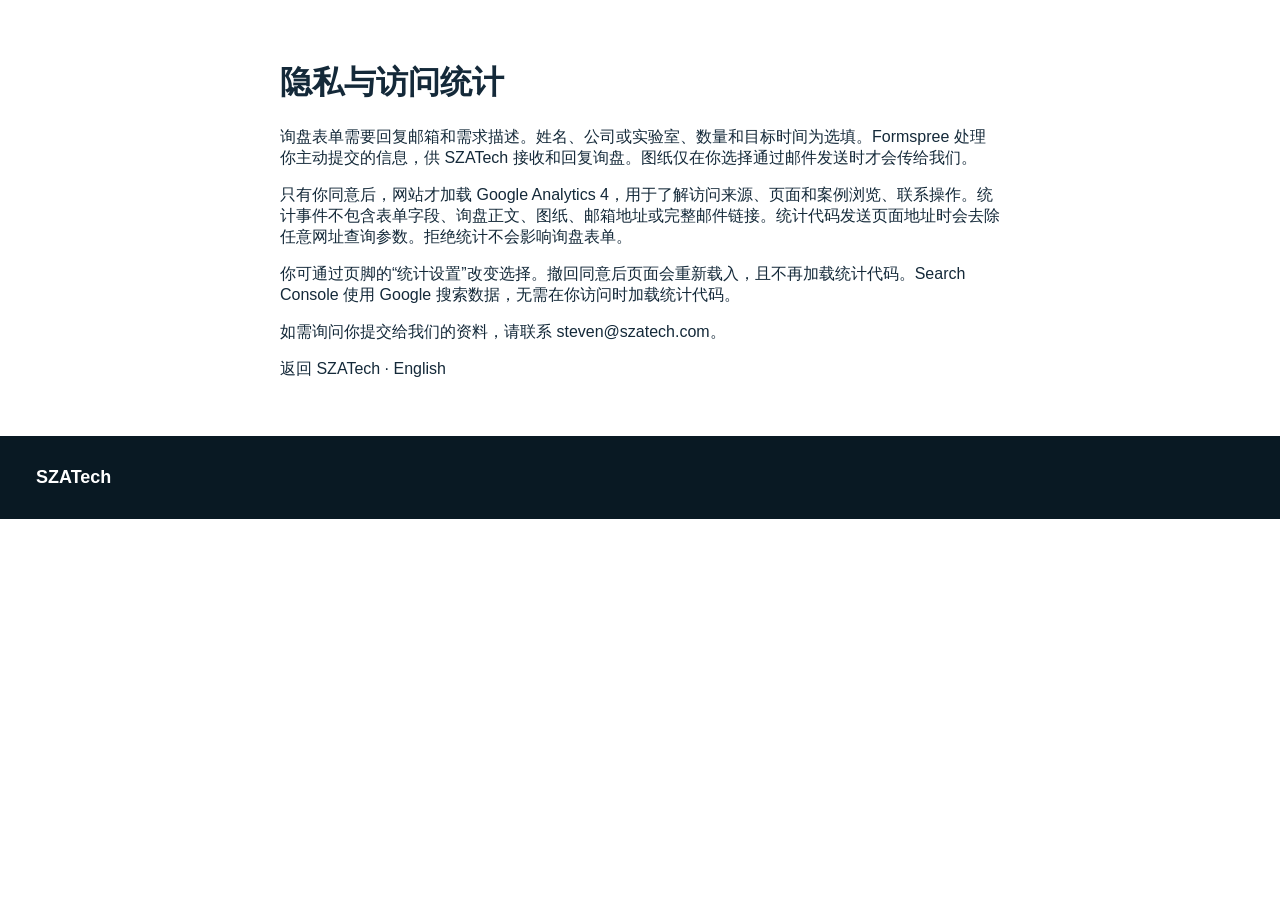
<file: docs/privacy-zh.html>
<!doctype html><html lang="zh"><head><meta charset="utf-8"><meta name="viewport" content="width=device-width,initial-scale=1"><title>隐私与访问统计 | SZATech</title><link rel="stylesheet" href="assets/site.css"></head><body><main class="wrap" style="max-width:760px;padding:40px 20px"><h1>隐私与访问统计</h1><p>询盘表单需要回复邮箱和需求描述。姓名、公司或实验室、数量和目标时间为选填。Formspree 处理你主动提交的信息，供 SZATech 接收和回复询盘。图纸仅在你选择通过邮件发送时才会传给我们。</p><p>只有你同意后，网站才加载 Google Analytics 4，用于了解访问来源、页面和案例浏览、联系操作。统计事件不包含表单字段、询盘正文、图纸、邮箱地址或完整邮件链接。统计代码发送页面地址时会去除任意网址查询参数。拒绝统计不会影响询盘表单。</p><p>你可通过页脚的“统计设置”改变选择。撤回同意后页面会重新载入，且不再加载统计代码。Search Console 使用 Google 搜索数据，无需在你访问时加载统计代码。</p><p>如需询问你提交给我们的资料，请联系 <a href="mailto:steven@szatech.com">steven@szatech.com</a>。</p><p><a href="zh.html">返回 SZATech</a> · <a href="privacy.html" lang="en">English</a></p></main><footer class="footer"><div class="wrap"><strong>SZATech</strong></div></footer><script src="assets/analytics-config.js" defer></script><script src="assets/analytics.js" defer></script></body></html>
</file>
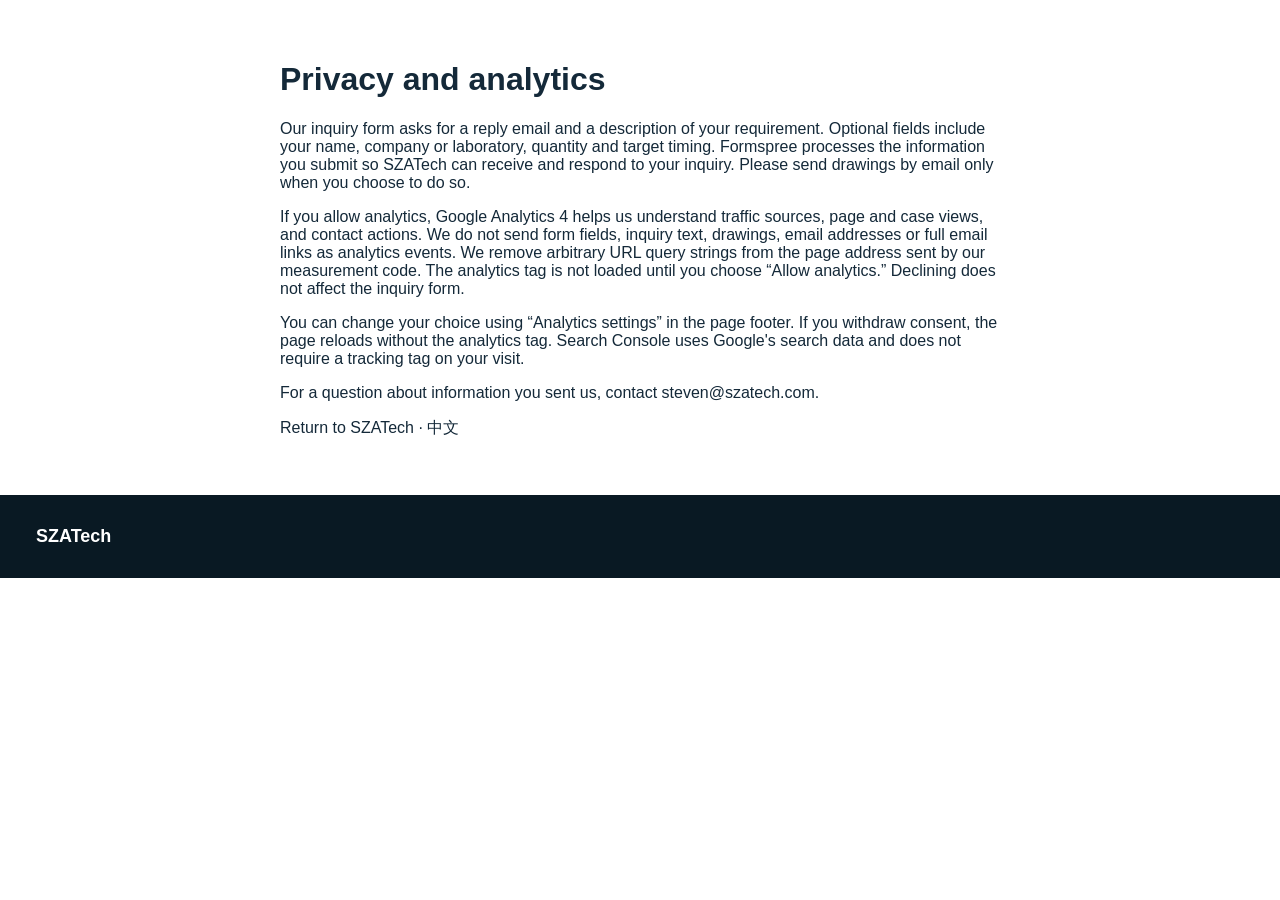
<file: docs/privacy.html>
<!doctype html><html lang="en"><head><meta charset="utf-8"><meta name="viewport" content="width=device-width,initial-scale=1"><title>Privacy and analytics | SZATech</title><link rel="stylesheet" href="assets/site.css"></head><body><main class="wrap" style="max-width:760px;padding:40px 20px"><h1>Privacy and analytics</h1><p>Our inquiry form asks for a reply email and a description of your requirement. Optional fields include your name, company or laboratory, quantity and target timing. Formspree processes the information you submit so SZATech can receive and respond to your inquiry. Please send drawings by email only when you choose to do so.</p><p>If you allow analytics, Google Analytics 4 helps us understand traffic sources, page and case views, and contact actions. We do not send form fields, inquiry text, drawings, email addresses or full email links as analytics events. We remove arbitrary URL query strings from the page address sent by our measurement code. The analytics tag is not loaded until you choose “Allow analytics.” Declining does not affect the inquiry form.</p><p>You can change your choice using “Analytics settings” in the page footer. If you withdraw consent, the page reloads without the analytics tag. Search Console uses Google's search data and does not require a tracking tag on your visit.</p><p>For a question about information you sent us, contact <a href="mailto:steven@szatech.com">steven@szatech.com</a>.</p><p><a href="index.html">Return to SZATech</a> · <a href="privacy-zh.html" lang="zh">中文</a></p></main><footer class="footer"><div class="wrap"><strong>SZATech</strong></div></footer><script src="assets/analytics-config.js" defer></script><script src="assets/analytics.js" defer></script></body></html>
</file>
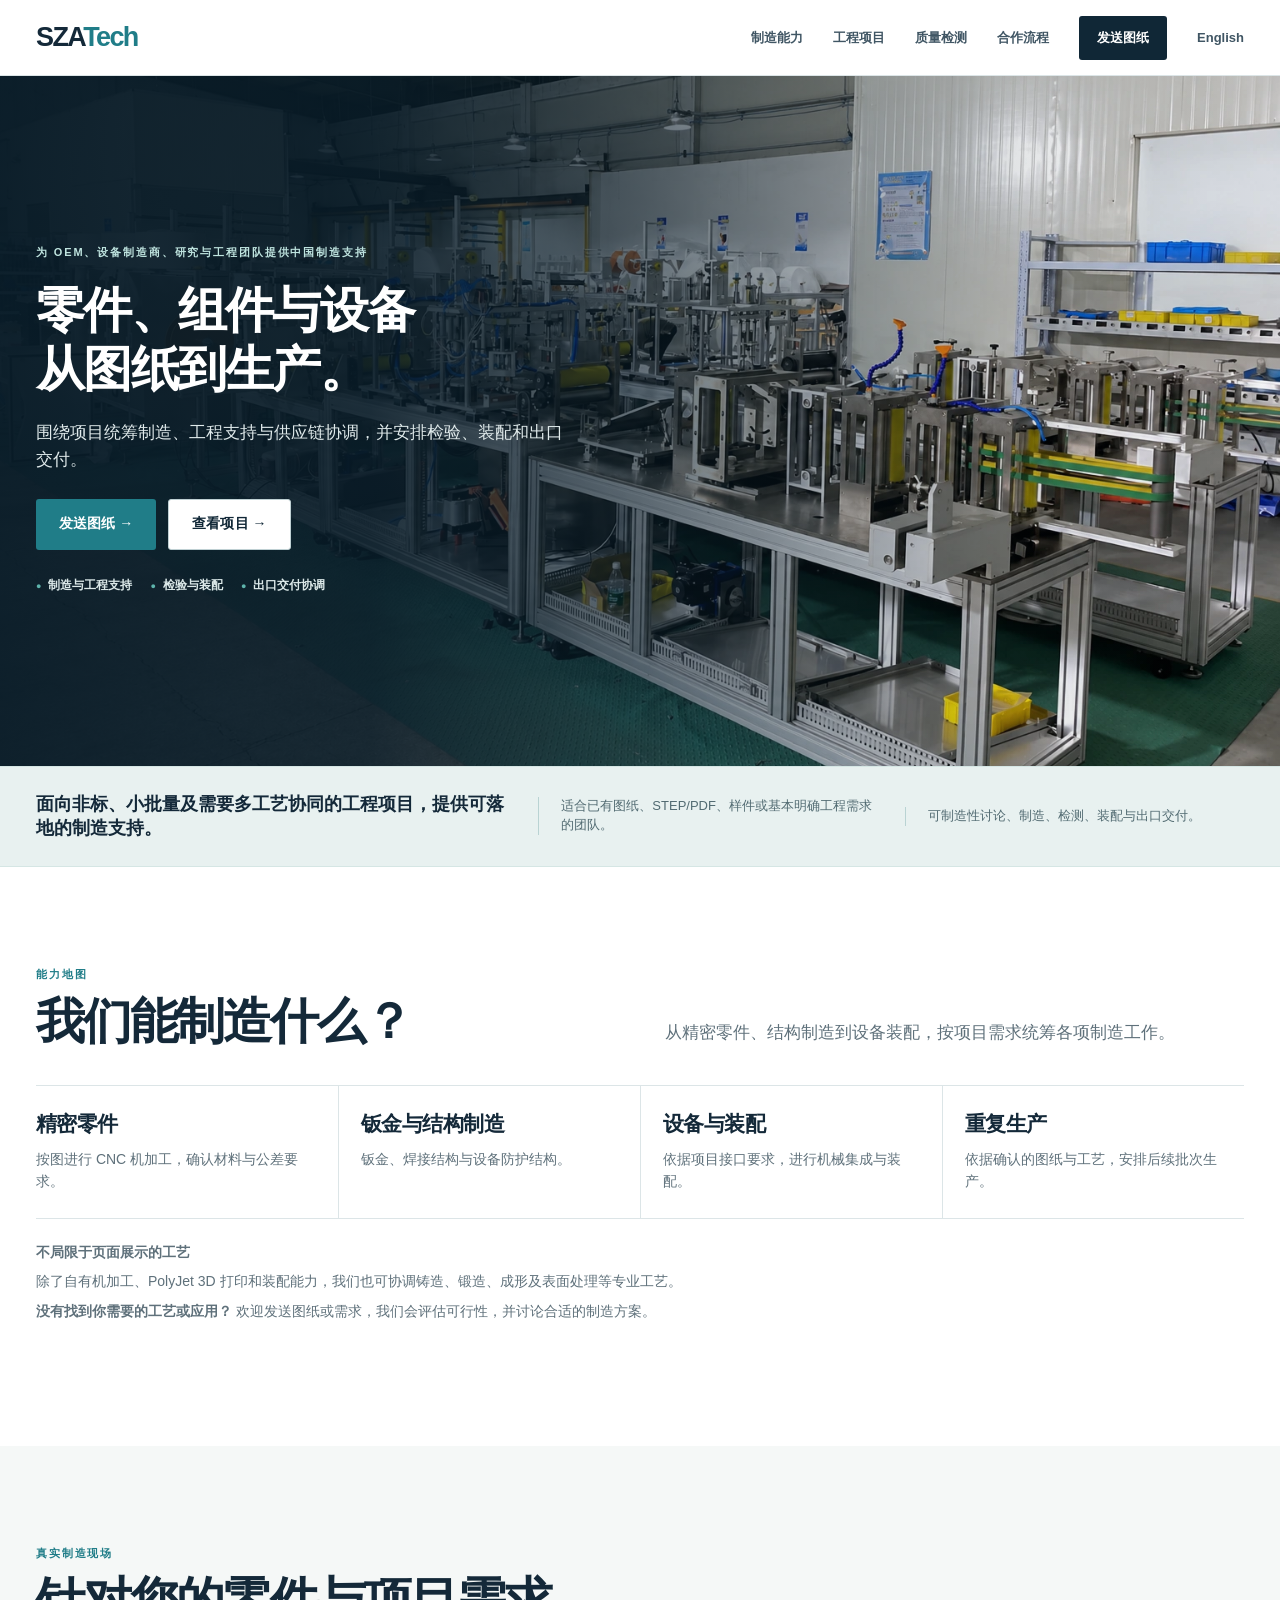
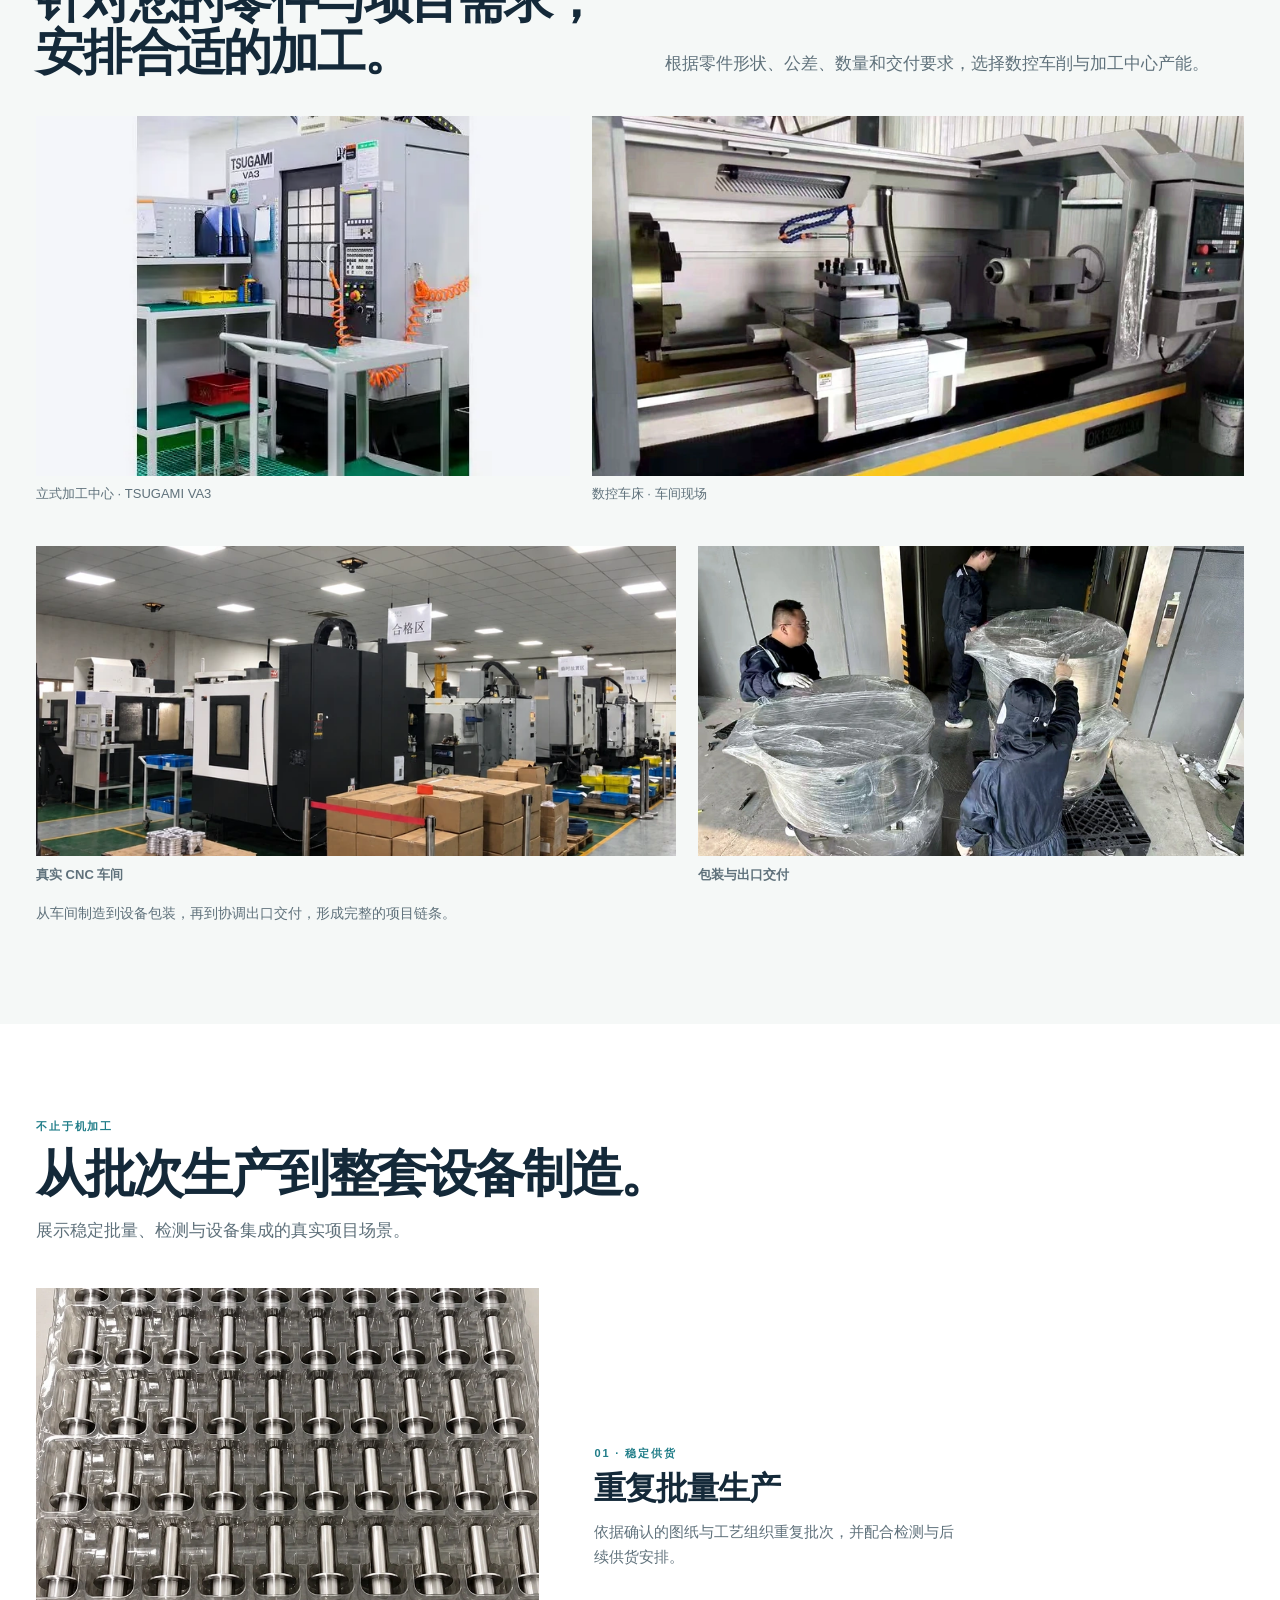
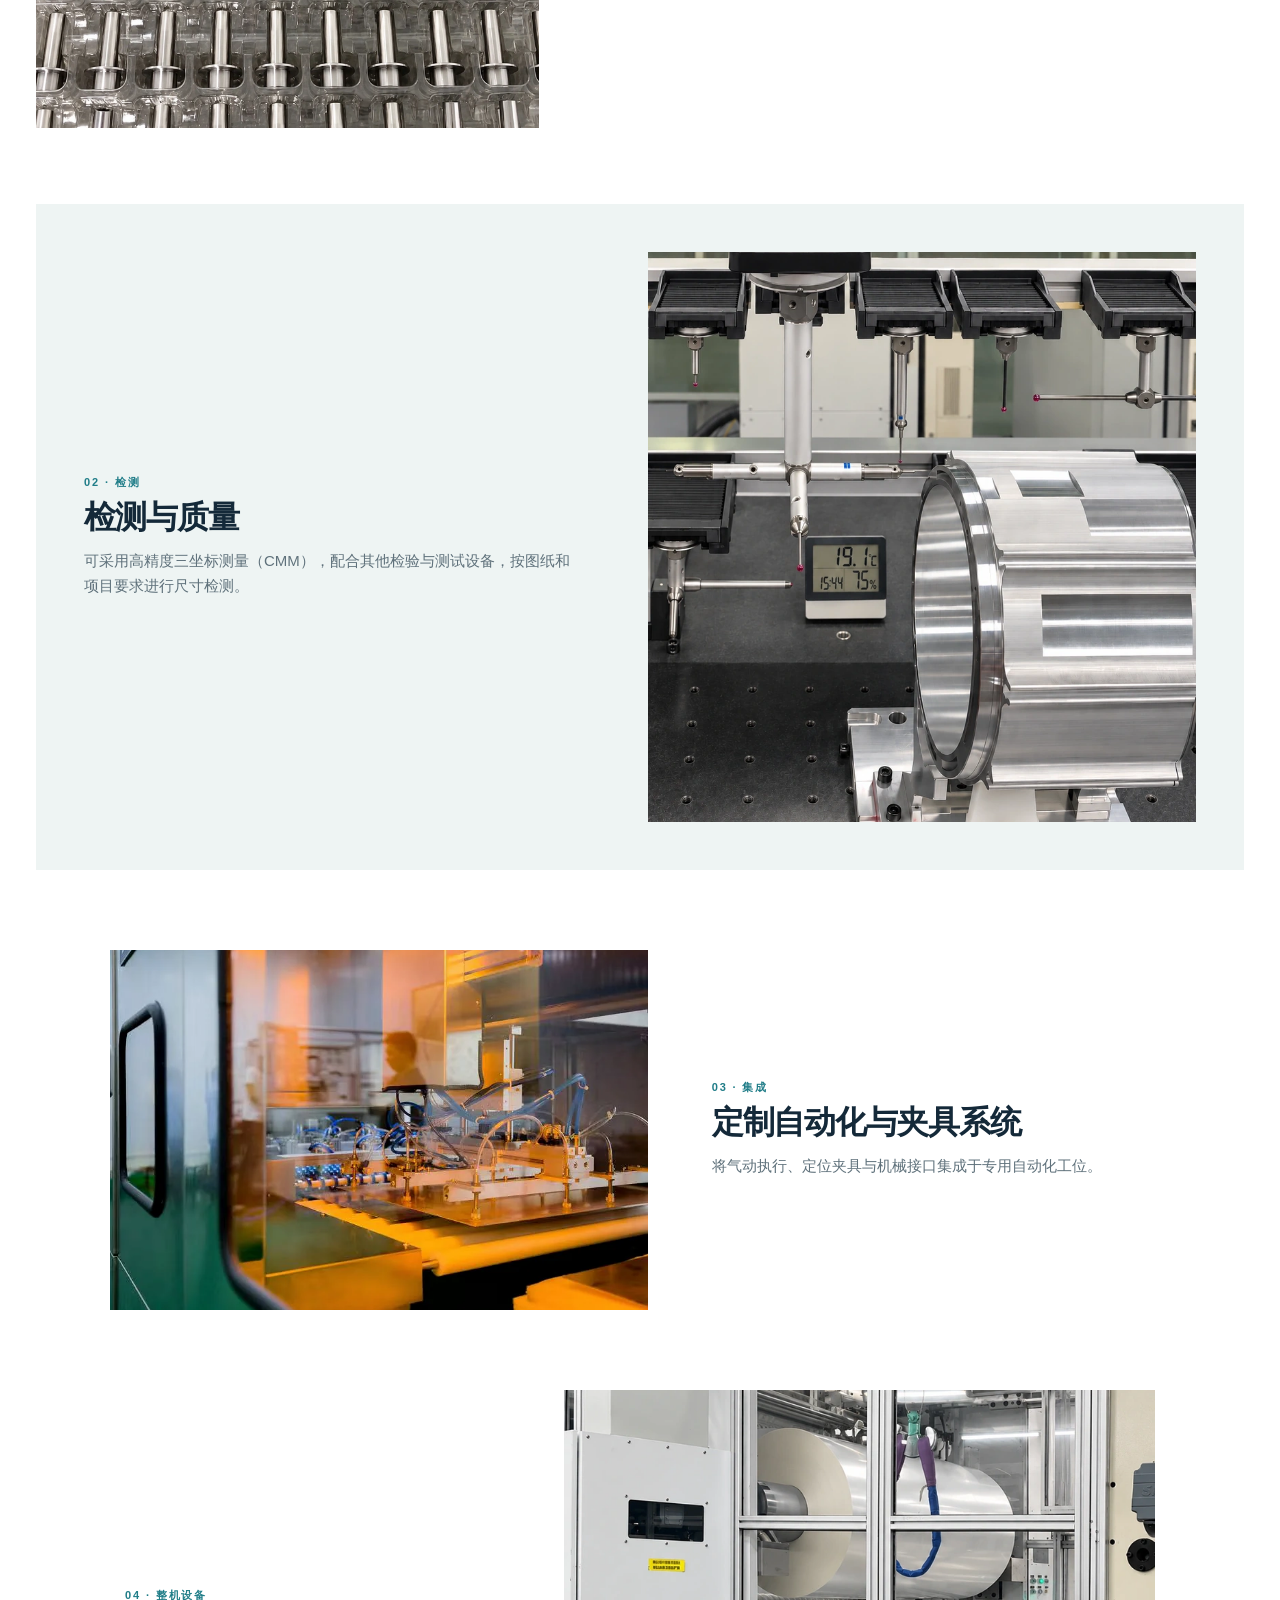
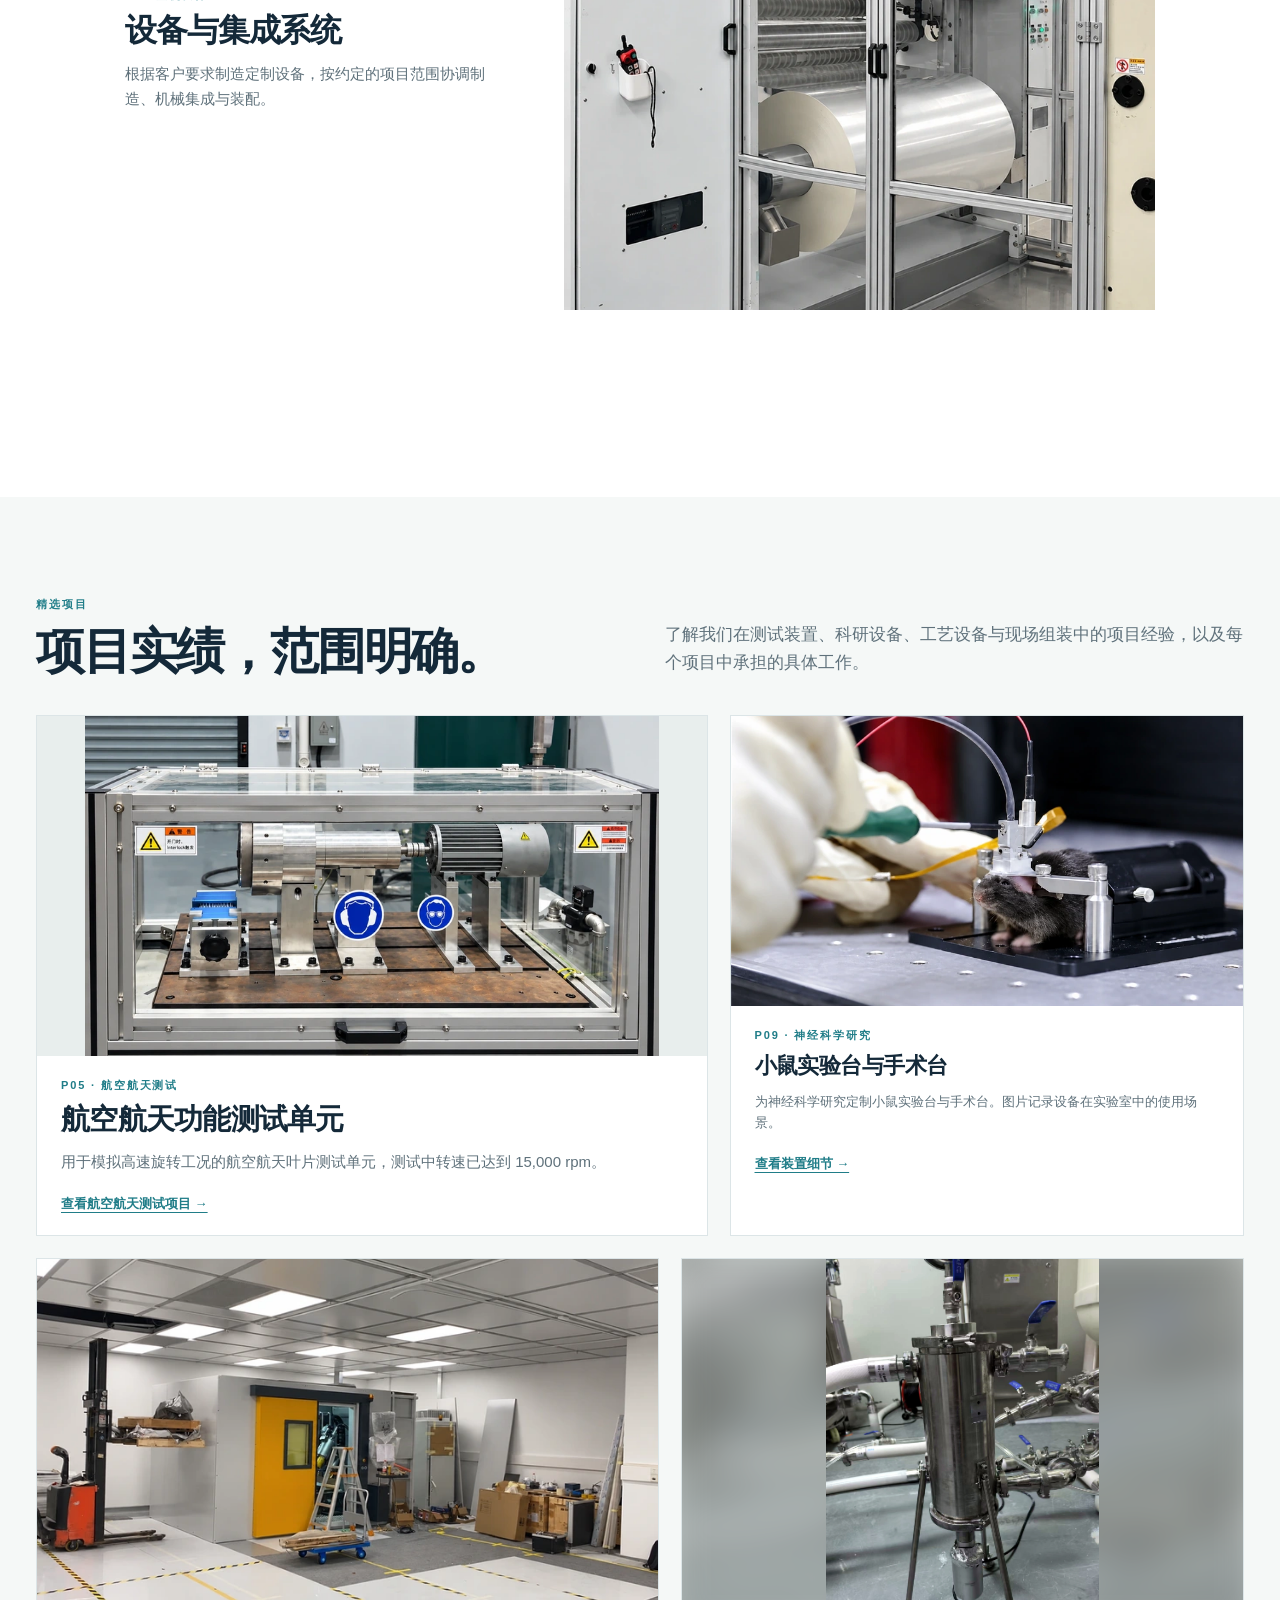
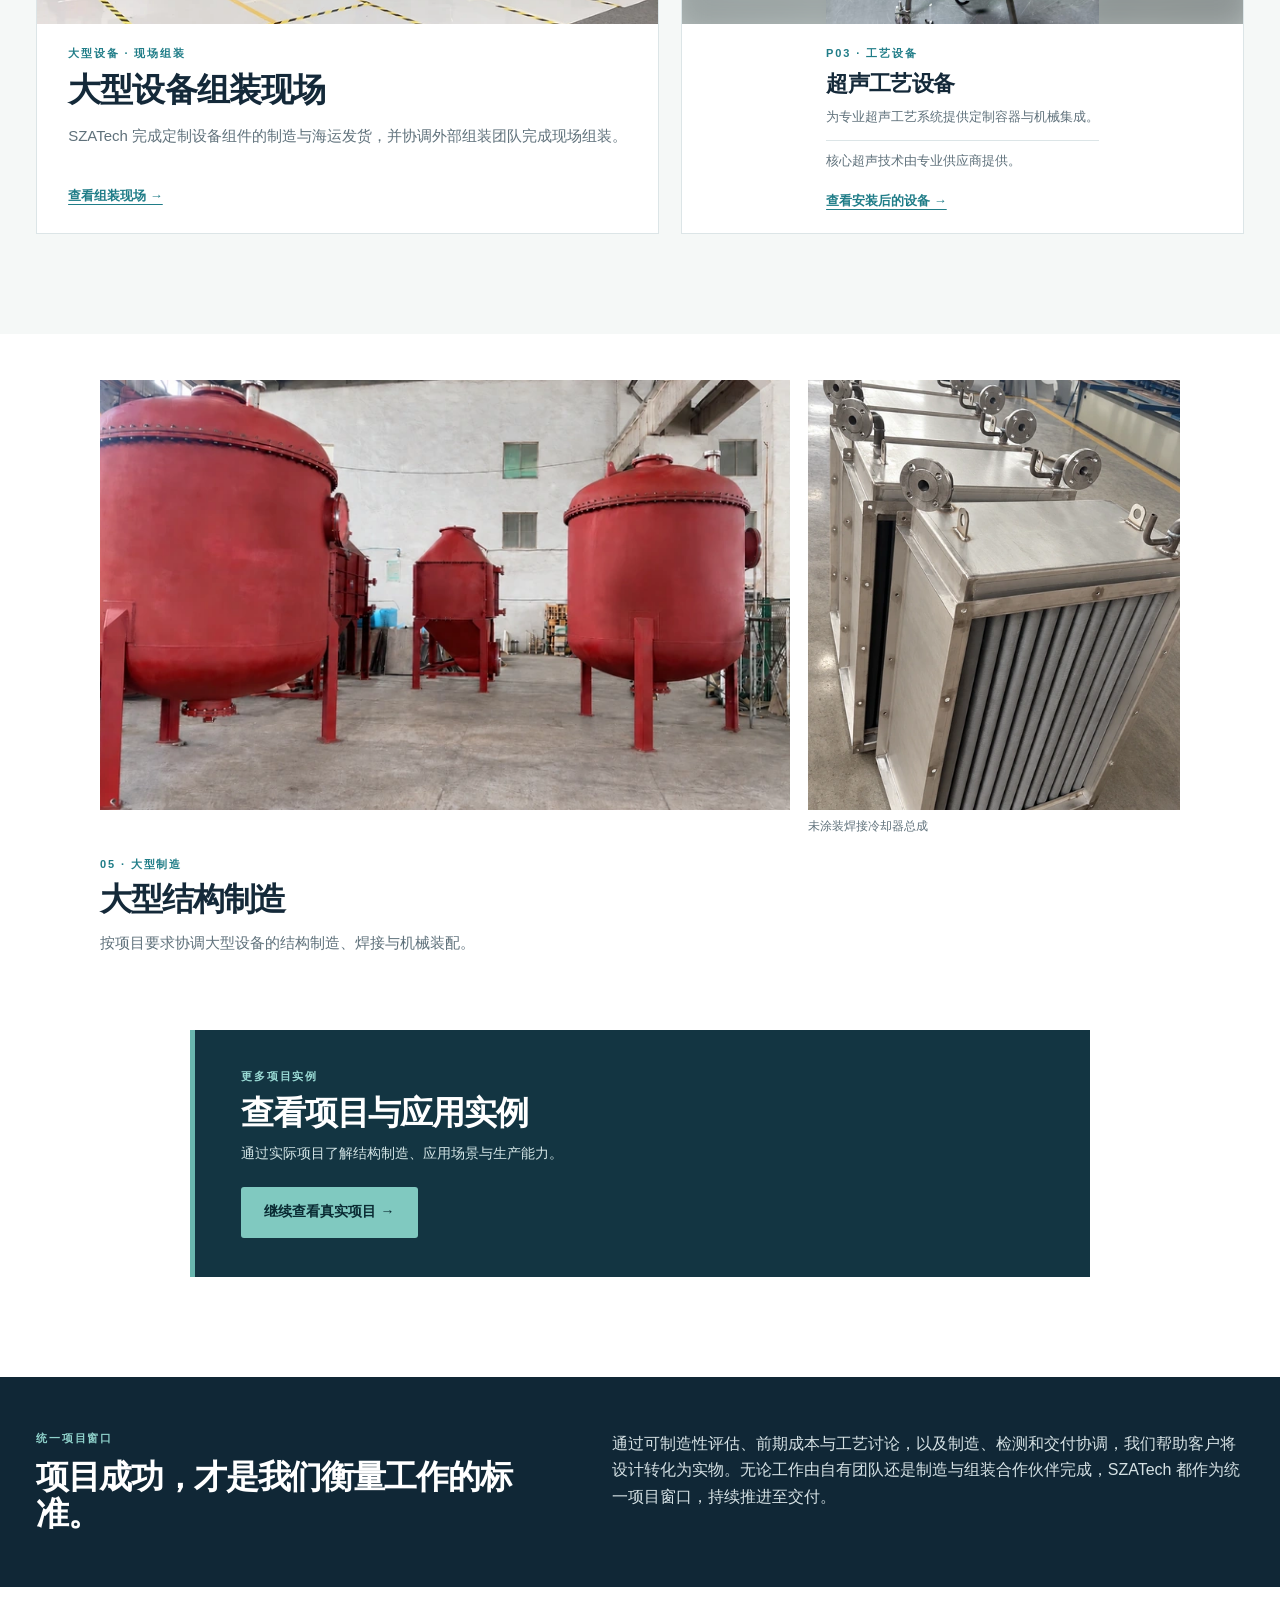
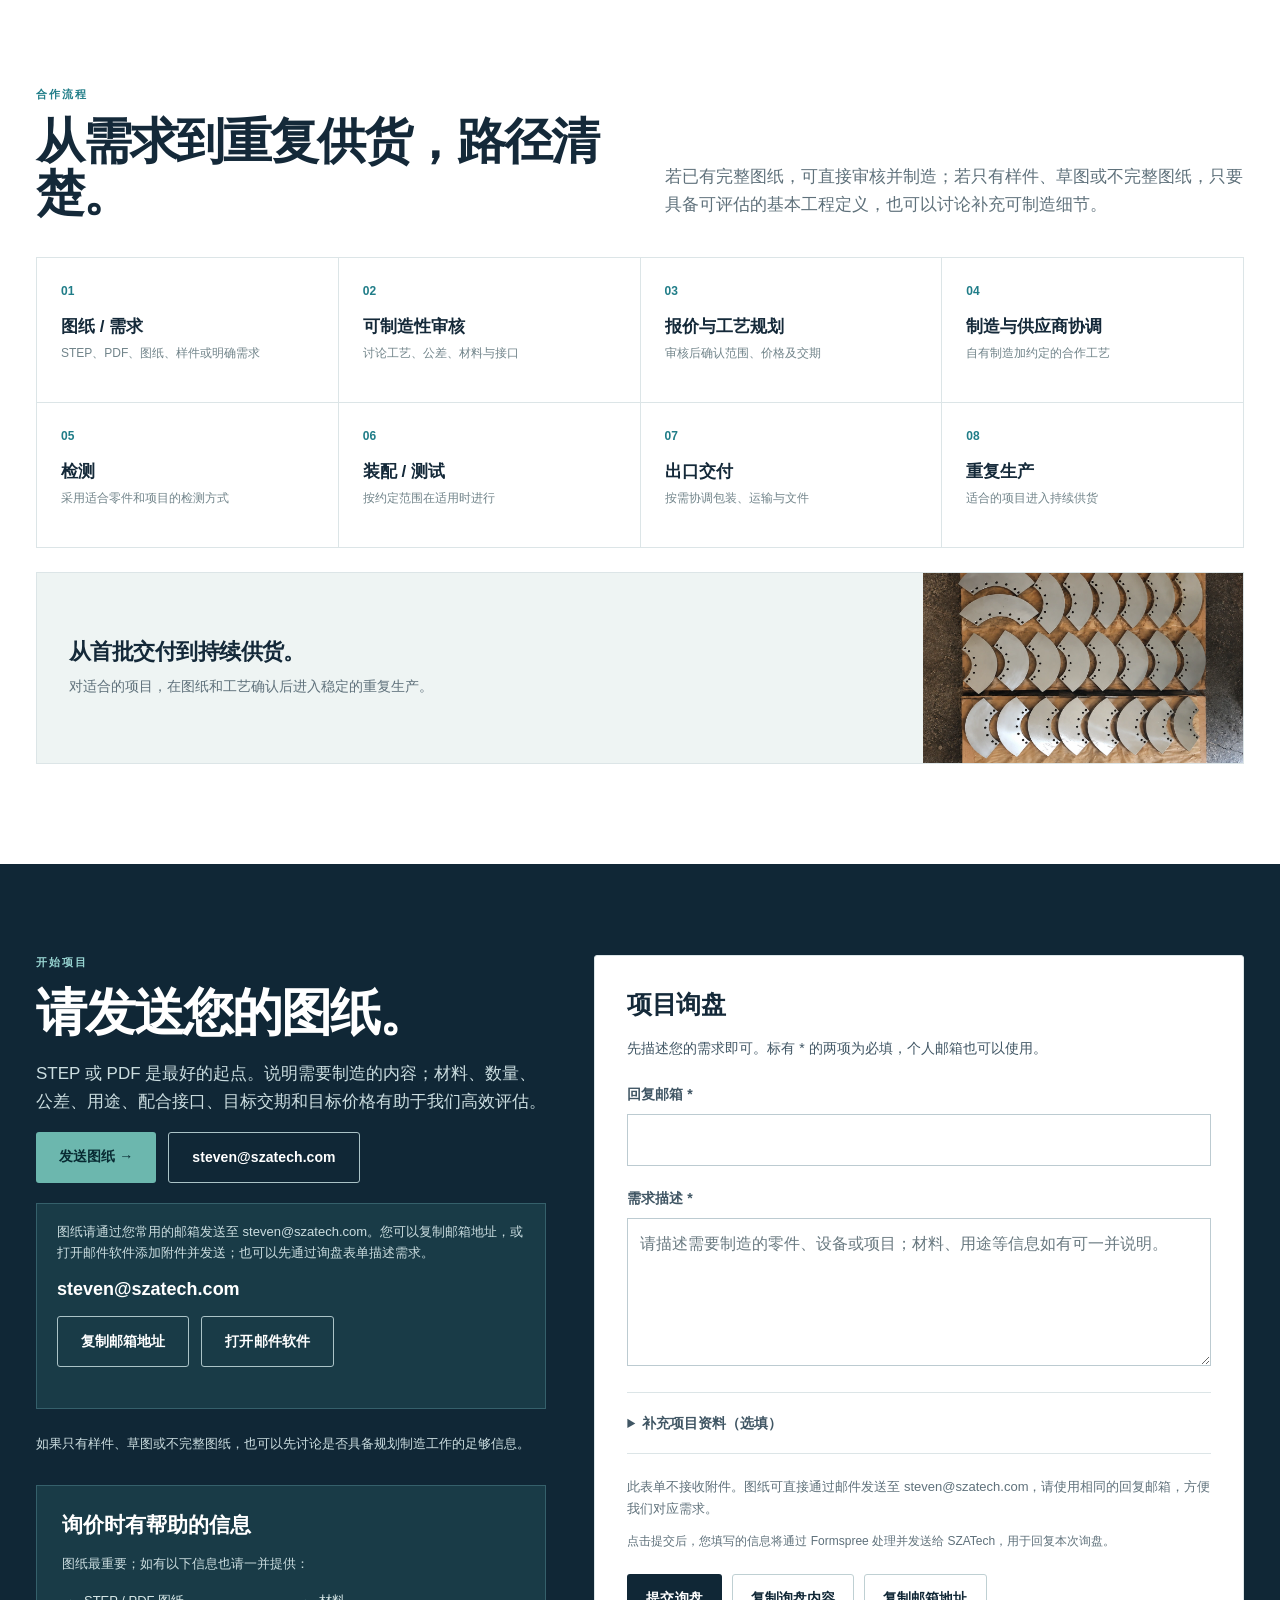
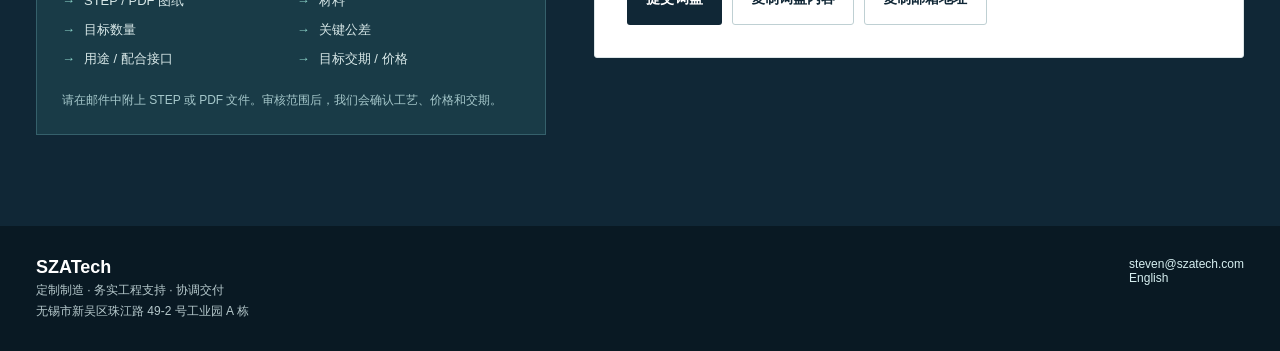
<file: docs/zh.html>
<!doctype html><html lang="zh"><head><meta charset="utf-8"><meta name="viewport" content="width=device-width,initial-scale=1"><meta name="description" content="面向非标、小批量及工程型项目的中国定制制造，覆盖精密零件、结构制造、组件与设备。"><title>SZATech｜精密零件、非标设备与定制制造</title><link rel="stylesheet" href="assets/site.css?v=20261018-1"></head><body>
<header class="header"><div class="wrap header-inner"><a class="logo" href="#top" aria-label="SZATech">SZA<span>Tech</span></a><button class="mobile-toggle" aria-label="打开导航菜单" aria-expanded="false" aria-controls="main-nav">☰</button><nav class="nav" id="main-nav"><a href="#capabilities">制造能力</a><a href="#work">工程项目</a><a href="#quality">质量检测</a><a href="#process">合作流程</a><a class="nav-cta" href="#contact-email-options">发送图纸</a><a href="index.html" lang="en">English</a></nav></div></header>
<main id="top"><section class="hero hero-v13"><div class="wrap hero-grid"><div class="hero-copy"><div class="eyebrow">为 OEM、设备制造商、研究与工程团队提供中国制造支持</div><h1><span class="hero-line">零件、组件与设备</span><span class="hero-line">从图纸到生产。</span></h1><p class="lead">围绕项目统筹制造、工程支持与供应链协调，并安排检验、装配和出口交付。</p><div class="actions"><a class="button primary" href="#contact-email-options">发送图纸 →</a><a class="button ghost" href="#work">查看项目 →</a></div><div class="micro"><span>制造与工程支持</span><span>检验与装配</span><span>出口交付协调</span></div></div><div class="hero-scene"><img src="assets/066-automation-line-refresh.webp" alt="展示自动化设备与工程集成能力的装配线" width="1536" height="1024" loading="eager" fetchpriority="high" srcset="assets/066-automation-line-refresh-w480.webp 480w, assets/066-automation-line-refresh-w800.webp 800w, assets/066-automation-line-refresh-w1200.webp 1200w, assets/066-automation-line-refresh.webp 1536w" sizes="100vw"></div></div></section>

<div class="intro-line"><div class="wrap"><strong>面向非标、小批量及需要多工艺协同的工程项目，提供可落地的制造支持。</strong><span>适合已有图纸、STEP/PDF、样件或基本明确工程需求的团队。</span><span>可制造性讨论、制造、检测、装配与出口交付。</span></div></div>
<section class="section" id="capabilities"><div class="wrap"><div class="section-head"><div><div class="eyebrow">能力地图</div><h2>我们能制造什么？</h2></div><p>从精密零件、结构制造到设备装配，按项目需求统筹各项制造工作。</p></div><div class="capability-columns"><article><h3>精密零件</h3><p>按图进行 CNC 机加工，确认材料与公差要求。</p></article><article><h3>钣金与结构制造</h3><p>钣金、焊接结构与设备防护结构。</p></article><article><h3>设备与装配</h3><p>依据项目接口要求，进行机械集成与装配。</p></article><article><h3>重复生产</h3><p>依据确认的图纸与工艺，安排后续批次生产。</p></article></div><div class="capability-note"><strong>不局限于页面展示的工艺</strong><p>除了自有机加工、PolyJet 3D 打印和装配能力，我们也可协调铸造、锻造、成形及表面处理等专业工艺。</p><p><strong>没有找到你需要的工艺或应用？</strong> 欢迎发送图纸或需求，我们会评估可行性，并讨论合适的制造方案。</p></div></div></section>
<section class="section soft" id="delivery"><div class="wrap">
<div class="section-head"><div><div class="eyebrow">真实制造现场</div><h2>针对您的零件与项目需求，安排合适的加工。</h2></div><p>根据零件形状、公差、数量和交付要求，选择数控车削与加工中心产能。</p></div>
<div class="manufacturing-v3"><figure class="manufacturing-photo machining-center"><div class="manufacturing-image"><img src="assets/043-tsugami-machine-in-workshop.webp" alt="车间内的 TSUGAMI VA3 立式加工中心" width="800" height="600" loading="lazy"></div><figcaption>立式加工中心 · TSUGAMI VA3</figcaption></figure><figure class="manufacturing-photo lathe"><div class="manufacturing-image"><img src="assets/041-cnc-lathe-shop-floor.webp" alt="车间现场的数控车床、卡盘和刀塔" width="1440" height="1080" loading="lazy" srcset="assets/041-cnc-lathe-shop-floor-w480.webp 480w, assets/041-cnc-lathe-shop-floor-w800.webp 800w, assets/041-cnc-lathe-shop-floor-w1200.webp 1200w, assets/041-cnc-lathe-shop-floor.webp 1440w" sizes="(max-width: 720px) calc(100vw - 36px), (max-width: 1050px) 50vw, 620px"></div><figcaption>数控车床 · 车间现场</figcaption></figure></div>
<div class="workshop-delivery-proof" aria-label="车间制造与交付实景"><div class="workshop-delivery-images"><figure class="workshop-delivery-photo workshop"><img src="assets/090-cnc-workshop-refresh.webp" alt="SZATech 的 CNC 加工车间现场" width="1448" height="1086" loading="lazy" srcset="assets/090-cnc-workshop-refresh-w480.webp 480w, assets/090-cnc-workshop-refresh-w800.webp 800w, assets/090-cnc-workshop-refresh-w1200.webp 1200w, assets/090-cnc-workshop-refresh.webp 1448w" sizes="(max-width: 720px) calc(100vw - 36px), (max-width: 1050px) 50vw, 620px"><figcaption>真实 CNC 车间</figcaption></figure><figure class="workshop-delivery-photo delivery"><img src="assets/p06-015.webp" alt="大型设备包装并准备出口交付" width="1008" height="756" loading="lazy" srcset="assets/p06-015-w480.webp 480w, assets/p06-015-w800.webp 800w, assets/p06-015.webp 1008w" sizes="(max-width: 720px) calc(100vw - 36px), (max-width: 1050px) 50vw, 620px"><figcaption>包装与出口交付</figcaption></figure></div><p>从车间制造到设备包装，再到协调出口交付，形成完整的项目链条。</p></div>
</div></section>
<section class="image-story" aria-label="实际制造能力">
<div class="wrap"><div class="story-heading"><div class="eyebrow">不止于机加工</div><h2>从批次生产到整套设备制造。</h2><p>展示稳定批量、检测与设备集成的真实项目场景。</p></div>
<div class="story-pair story-single"><article class="story-item repeat"><div class="story-media"><img src="assets/085-repeat-production-refresh.webp" alt="排列整齐、待检测的批量机加工金属零件" width="1086" height="1448" loading="lazy" srcset="assets/085-repeat-production-refresh-w480.webp 480w, assets/085-repeat-production-refresh-w800.webp 800w, assets/085-repeat-production-refresh.webp 1086w" sizes="(max-width: 720px) calc(100vw - 36px), (max-width: 1050px) 50vw, 620px"></div><div class="story-copy"><div class="eyebrow">01 · 稳定供货</div><h3>重复批量生产</h3><p>依据确认的图纸与工艺组织重复批次，并配合检测与后续供货安排。</p></div></article></div>
<article class="story-item inspection" id="quality"><div class="story-copy"><div class="eyebrow">02 · 检测</div><h3>检测与质量</h3><p>可采用高精度三坐标测量（CMM），配合其他检验与测试设备，按图纸和项目要求进行尺寸检测。</p></div><div class="story-media"><img src="assets/073-cmm-inspection-refresh.webp" alt="三坐标测量机探针检测固定在治具上的机加工工件" width="1024" height="1536" loading="lazy" srcset="assets/073-cmm-inspection-refresh-w480.webp 480w, assets/073-cmm-inspection-refresh-w800.webp 800w, assets/073-cmm-inspection-refresh.webp 1024w" sizes="(max-width: 720px) calc(100vw - 36px), (max-width: 1050px) 50vw, 620px"></div></article>
<article class="story-item automation-bridge"><div class="story-media"><img src="assets/042-machining-behind-window.webp" alt="配有定位夹具、气动管路和机械接口的专用自动化工位" width="800" height="600" loading="lazy"></div><div class="story-copy"><div class="eyebrow">03 · 集成</div><h3>定制自动化与夹具系统</h3><p>将气动执行、定位夹具与机械接口集成于专用自动化工位。</p></div></article>
<article class="story-item equipment"><div class="story-media"><img src="assets/equipment-web-handling-refresh.webp" alt="带有辊筒和卷材传送部件的集成设备" width="1086" height="1448" loading="lazy" srcset="assets/equipment-web-handling-refresh-w480.webp 480w, assets/equipment-web-handling-refresh-w800.webp 800w, assets/equipment-web-handling-refresh.webp 1086w" sizes="(max-width: 720px) calc(100vw - 36px), (max-width: 1050px) 50vw, 620px"></div><div class="story-copy"><div class="eyebrow">04 · 整机设备</div><h3>设备与集成系统</h3><p>根据客户要求制造定制设备，按约定的项目范围协调制造、机械集成与装配。</p></div></article>
</div></section>
<section class="section soft" id="work"><div class="wrap">
<div class="section-head"><div><div class="eyebrow">精选项目</div><h2>项目实绩，范围明确。</h2></div><p>了解我们在测试装置、科研设备、工艺设备与现场组装中的项目经验，以及每个项目中承担的具体工作。</p></div>
<div class="selected-layout selected-grid-v4">
<article class="selected-feature functional-test" id="case-p05">
<div class="selected-photo"><img src="assets/065-functional-test-front-view.webp" alt="用于高速叶片测试的航空航天功能测试单元" width="1630" height="965" loading="lazy" srcset="assets/065-functional-test-front-view-w480.webp 480w, assets/065-functional-test-front-view-w800.webp 800w, assets/065-functional-test-front-view-w1200.webp 1200w, assets/065-functional-test-front-view.webp 1630w" sizes="(max-width: 720px) calc(100vw - 36px), (max-width: 1050px) 50vw, 620px"></div>
<div class="copy"><div class="eyebrow">P05 · 航空航天测试</div><h3>航空航天功能测试单元</h3><p>用于模拟高速旋转工况的航空航天叶片测试单元，测试中转速已达到 15,000 rpm。</p><a class="text-link" href="case-supporting-zh.html#p05">查看航空航天测试项目 →</a></div>
</article>
<article class="selected-detail research-case" id="case-p09">
<div class="selected-photo"><img src="assets/p09-060-natural-paws.webp" alt="小鼠实验台与手术台在实验室中的使用场景" width="1545" height="1018" loading="lazy" srcset="assets/p09-060-natural-paws-w480.webp 480w, assets/p09-060-natural-paws-w800.webp 800w, assets/p09-060-natural-paws-w1200.webp 1200w, assets/p09-060-natural-paws.webp 1545w" sizes="(max-width: 720px) calc(100vw - 36px), (max-width: 1050px) 50vw, 620px"></div>
<div class="copy"><div class="eyebrow">P09 · 神经科学研究</div><h3>小鼠实验台与手术台</h3><p>为神经科学研究定制小鼠实验台与手术台。图片记录设备在实验室中的使用场景。</p><a class="text-link" href="case-supporting-zh.html#p09">查看装置细节 →</a></div>
</article>
<article class="installation-project" id="case-installation"><div class="installation-photo"><img src="assets/067-large-equipment-installation-retouched.webp" alt="黄门大型设备的现场组装" width="1672" height="940" loading="lazy" srcset="assets/067-large-equipment-installation-retouched-w480.webp 480w, assets/067-large-equipment-installation-retouched-w800.webp 800w, assets/067-large-equipment-installation-retouched-w1200.webp 1200w, assets/067-large-equipment-installation-retouched.webp 1672w" sizes="(max-width: 720px) calc(100vw - 36px), (max-width: 1050px) 50vw, 620px"></div><div class="installation-copy"><div class="eyebrow">大型设备 · 现场组装</div><h3>大型设备组装现场</h3><p>SZATech 完成定制设备组件的制造与海运发货，并协调外部组装团队完成现场组装。</p><a class="text-link" href="case-supporting-zh.html#installation">查看组装现场 →</a></div></article>
<article class="selected-detail process-case" id="case-p03">
<div class="selected-photo"><img src="assets/p03-038.jpg" alt="超声系统现场安装的容器及工艺接口" width="1279" height="1706" loading="lazy" srcset="assets/p03-038-w480.webp 480w, assets/p03-038-w800.webp 800w, assets/p03-038.jpg 1279w" sizes="(max-width: 720px) calc(100vw - 36px), (max-width: 1050px) 50vw, 620px"></div>
<div class="copy"><div class="eyebrow">P03 · 工艺设备</div><h3>超声工艺设备</h3><p>为专业超声工艺系统提供定制容器与机械集成。</p><p class="scope-note">核心超声技术由专业供应商提供。</p><a class="text-link" href="case-supporting-zh.html#p03">查看安装后的设备 →</a></div>
</article>
</div></div></section>
<section class="image-story fabrication-section" aria-label="大型结构制造"><div class="wrap"><article class="fabrication-proof" id="scale"><div class="fabrication-gallery"><figure class="fabrication-primary"><img src="assets/023-large-vessels-refresh.webp" alt="车间内的大型制造设备" width="1672" height="941" loading="lazy" srcset="assets/023-large-vessels-refresh-w480.webp 480w, assets/023-large-vessels-refresh-w800.webp 800w, assets/023-large-vessels-refresh-w1200.webp 1200w, assets/023-large-vessels-refresh.webp 1672w" sizes="(max-width: 720px) calc(100vw - 36px), (max-width: 1050px) 50vw, 620px"></figure><figure class="fabrication-secondary"><img src="assets/078-upright-approved-angle.webp" alt="车间内未涂装焊接冷却器总成" width="916" height="1482" loading="lazy" srcset="assets/078-upright-approved-angle-w480.webp 480w, assets/078-upright-approved-angle-w600.webp 600w, assets/078-upright-approved-angle-w800.webp 800w, assets/078-upright-approved-angle.webp 916w" sizes="(max-width: 480px) 68vw, (max-width: 720px) 41vw, 420px"><figcaption>未涂装焊接冷却器总成</figcaption></figure></div><div class="story-copy"><div class="eyebrow">05 · 大型制造</div><h3>大型结构制造</h3><p>按项目要求协调大型设备的结构制造、焊接与机械装配。</p></div></article></div></section>
<section class="section project-cta-section"><div class="wrap"><aside class="project-entry"><div class="project-entry-copy"><div class="eyebrow">更多项目实例</div><h3>查看项目与应用实例</h3><p>通过实际项目了解结构制造、应用场景与生产能力。</p><a class="button primary" href="case-supporting-zh.html">继续查看真实项目 →</a></div></aside></div></section>
<section class="responsibility"><div class="wrap"><div><div class="eyebrow">统一项目窗口</div><h2>项目成功，才是我们衡量工作的标准。</h2></div><div><p>通过可制造性评估、前期成本与工艺讨论，以及制造、检测和交付协调，我们帮助客户将设计转化为实物。无论工作由自有团队还是制造与组装合作伙伴完成，SZATech 都作为统一项目窗口，持续推进至交付。</p></div></div></section>
<section class="section" id="process"><div class="wrap"><div class="section-head"><div><div class="eyebrow">合作流程</div><h2>从需求到重复供货，路径清楚。</h2></div><p>若已有完整图纸，可直接审核并制造；若只有样件、草图或不完整图纸，只要具备可评估的基本工程定义，也可以讨论补充可制造细节。</p></div><div class="steps"><div class="step"><b>01</b><strong>图纸 / 需求</strong><small>STEP、PDF、图纸、样件或明确需求</small></div><div class="step"><b>02</b><strong>可制造性审核</strong><small>讨论工艺、公差、材料与接口</small></div><div class="step"><b>03</b><strong>报价与工艺规划</strong><small>审核后确认范围、价格及交期</small></div><div class="step"><b>04</b><strong>制造与供应商协调</strong><small>自有制造加约定的合作工艺</small></div><div class="step"><b>05</b><strong>检测</strong><small>采用适合零件和项目的检测方式</small></div><div class="step"><b>06</b><strong>装配 / 测试</strong><small>按约定范围在适用时进行</small></div><div class="step"><b>07</b><strong>出口交付</strong><small>按需协调包装、运输与文件</small></div><div class="step"><b>08</b><strong>重复生产</strong><small>适合的项目进入持续供货</small></div></div><div class="repeat-supply-proof"><div class="repeat-supply-copy"><h3>从首批交付到持续供货。</h3><p>对适合的项目，在图纸和工艺确认后进入稳定的重复生产。</p></div><div class="repeat-supply-photo"><img src="assets/084-curved-metal-parts-batch-cleaned.webp" alt="批量弧形机加工金属零件" width="800" height="1200" loading="lazy"></div></div></div></section>
<section class="contact" id="contact"><div class="wrap contact-grid"><div class="contact-summary"><div><div class="eyebrow">开始项目</div><h2>请发送您的图纸。</h2><p>STEP 或 PDF 是最好的起点。说明需要制造的内容；材料、数量、公差、用途、配合接口、目标交期和目标价格有助于我们高效评估。</p><div class="actions"><a class="button primary" href="#contact-email-options">发送图纸 →</a><a class="button ghost-light" href="#contact-email-options">steven@szatech.com</a></div><div class="contact-email-options" id="contact-email-options"><p>图纸请通过您常用的邮箱发送至 steven@szatech.com。您可以复制邮箱地址，或打开邮件软件添加附件并发送；也可以先通过询盘表单描述需求。</p><p class="contact-email-text">steven@szatech.com</p><div class="actions"><button type="button" class="button ghost-light" data-copy-email disabled>复制邮箱地址</button><a class="button ghost-light" href="mailto:steven@szatech.com?subject=SZATech%20drawing%20review">打开邮件软件</a></div><p id="contact-copy-status" role="status" aria-live="polite"></p></div><p style="font-size:13px;margin-top:25px">如果只有样件、草图或不完整图纸，也可以先讨论是否具备规划制造工作的足够信息。</p></div><aside class="rfq-list"><h3>询价时有帮助的信息</h3><p>图纸最重要；如有以下信息也请一并提供：</p><ul><li>STEP / PDF 图纸</li><li>材料</li><li>目标数量</li><li>关键公差</li><li>用途 / 配合接口</li><li>目标交期 / 价格</li></ul><small>请在邮件中附上 STEP 或 PDF 文件。审核范围后，我们会确认工艺、价格和交期。</small></aside></div><form class="inquiry-form" id="inquiry-form" action="https://formspree.io/f/xwlvzero" method="post" aria-labelledby="inquiry-title" aria-describedby="inquiry-intro inquiry-note inquiry-privacy">
<h3 id="inquiry-title">项目询盘</h3>
<p id="inquiry-intro">先描述您的需求即可。标有 * 的两项为必填，个人邮箱也可以使用。</p>
<div class="inquiry-fields">
<div class="inquiry-field inquiry-email"><label for="inquiry-email">回复邮箱 <span aria-hidden="true">*</span></label><input id="inquiry-email" name="email" type="email" maxlength="254" autocomplete="email" required></div>
<div class="inquiry-field inquiry-notes"><label for="inquiry-message">需求描述 <span aria-hidden="true">*</span></label><textarea id="inquiry-message" name="message" maxlength="3000" rows="5" placeholder="请描述需要制造的零件、设备或项目；材料、用途等信息如有可一并说明。" required></textarea></div>
</div>
<details class="inquiry-optional"><summary>补充项目资料（选填）</summary><div class="inquiry-fields">
<div class="inquiry-field"><label for="inquiry-name">姓名（选填）</label><input id="inquiry-name" name="name" type="text" maxlength="150" autocomplete="name"></div>
<div class="inquiry-field"><label for="inquiry-company">公司 / 实验室（选填）</label><input id="inquiry-company" name="company" type="text" maxlength="150" autocomplete="organization"></div>
<div class="inquiry-field"><label for="inquiry-quantity">数量（选填）</label><input id="inquiry-quantity" name="quantity" type="text" maxlength="150" autocomplete="off"></div>
<div class="inquiry-field"><label for="inquiry-timing">目标时间（选填）</label><input id="inquiry-timing" name="timing" type="text" maxlength="150" autocomplete="off"></div>
</div></details>
<div class="inquiry-honeypot" aria-hidden="true"><label for="inquiry-website">Leave this field empty</label><input id="inquiry-website" name="_gotcha" type="text" tabindex="-1" autocomplete="off"></div>
<p id="inquiry-note">此表单不接收附件。图纸可直接通过邮件发送至 steven@szatech.com，请使用相同的回复邮箱，方便我们对应需求。</p>
<p id="inquiry-privacy">点击提交后，您填写的信息将通过 Formspree 处理并发送给 SZATech，用于回复本次询盘。</p>
<div class="actions"><button type="submit" class="button dark" id="inquiry-submit" disabled>提交询盘</button><button type="button" class="button ghost" id="copy-inquiry" disabled>复制询盘内容</button><button type="button" class="button ghost" id="copy-email" disabled>复制邮箱地址</button></div>
<p id="inquiry-status" role="status" aria-live="polite" aria-atomic="true" tabindex="-1"></p>
<p id="inquiry-copy-status" role="status" aria-live="polite"></p>
<div id="inquiry-manual" class="inquiry-manual" hidden><label for="inquiry-manual-text">如无法自动复制，请手动选择并复制以下询盘内容：</label><textarea id="inquiry-manual-text" readonly rows="12"></textarea></div>
<noscript><p>请启用 JavaScript 使用在线表单，或直接发送邮件至 steven@szatech.com。</p></noscript></form></div></section></main>
<footer class="footer"><div class="wrap"><div><strong>SZATech</strong><p>定制制造 · 务实工程支持 · 协调交付</p><p>无锡市新吴区珠江路 49-2 号工业园 A 栋</p></div><div><a href="#contact-email-options">steven@szatech.com</a><br><a href="index.html">English</a></div></div></footer>
<script>const b=document.querySelector('.mobile-toggle'),n=document.querySelector('.nav');b.addEventListener('click',()=>{let open=n.classList.toggle('open');b.setAttribute('aria-expanded',open)});n.querySelectorAll('a').forEach(a=>a.addEventListener('click',()=>{n.classList.remove('open');b.setAttribute('aria-expanded','false')}));</script><script src="assets/inquiry.js?v=20261018-1" defer></script><script src="assets/analytics-config.js" defer></script><script src="assets/analytics.js" defer></script></body></html>
</file>
<file: assets/site.css>
:root{--ink:#142939;--deep:#102736;--deep2:#173844;--accent:#207d88;--accent2:#bfe4df;--muted:#5f717b;--line:#dce5e7;--paper:#f5f8f7;--white:#fff}
*{box-sizing:border-box}html{scroll-behavior:smooth}body{margin:0;background:#fff;color:var(--ink);font-family:Arial,"Segoe UI","Microsoft YaHei",sans-serif}img{display:block;width:100%;height:100%;object-fit:cover}a{text-decoration:none;color:inherit}button{font:inherit}.wrap{width:min(1240px,calc(100% - 72px));margin:0 auto}.preview-bar{background:#0b1d2a;color:#d3e4e7;padding:8px 0;font-size:11px;letter-spacing:.12em;text-align:center;font-weight:700}.header{height:76px;background:#fff;border-bottom:1px solid var(--line);display:flex;align-items:center;position:sticky;top:0;z-index:30}.header-inner{display:flex;align-items:center;justify-content:space-between;gap:28px}.logo{font-size:27px;font-weight:800;letter-spacing:-.06em;white-space:nowrap}.logo span{color:var(--accent)}.nav{display:flex;align-items:center;gap:30px}.nav a{font-size:13px;font-weight:700;color:#405664;white-space:nowrap}.nav a:hover{color:var(--accent)}.nav .nav-cta{background:var(--deep);color:white;padding:13px 18px;border-radius:3px}.mobile-toggle{display:none;border:0;background:none;color:var(--deep);font-size:24px}.eyebrow{font-size:11px;font-weight:800;letter-spacing:.17em;text-transform:uppercase;color:var(--accent)}.section{padding:100px 0}.section.soft{background:var(--paper)}.section-head{display:grid;grid-template-columns:1fr 1fr;gap:50px;align-items:end;margin-bottom:38px}.section-head h2,.section h2{font-size:clamp(34px,3.8vw,54px);line-height:1.07;letter-spacing:-.045em;margin:13px 0 0}.section-head p{color:var(--muted);font-size:17px;line-height:1.65;margin:0}.button{display:inline-flex;align-items:center;justify-content:center;min-height:51px;padding:0 23px;border-radius:3px;font-size:14px;font-weight:800;letter-spacing:.005em;transition:.2s}.button:hover{transform:translateY(-2px)}.button.primary{background:var(--accent);color:#fff}.button.dark{background:var(--deep);color:#fff}.button.ghost{border:1px solid #bfd0d3;color:var(--deep);background:#fff}.button.ghost-light{border:1px solid #abc3c7;color:#fff}.actions{display:flex;gap:12px;flex-wrap:wrap}
.hero{background:#f8faf9;padding:82px 0 70px}.hero-grid{display:grid;grid-template-columns:52% 48%;gap:0;align-items:center}.hero-copy{padding-right:64px}.hero h1{font-size:clamp(48px,5vw,72px);line-height:1.035;letter-spacing:-.058em;margin:20px 0 24px;max-width:670px}.hero .lead{font-size:18px;line-height:1.65;color:#526976;margin:0 0 29px;max-width:610px}.hero .micro{display:flex;gap:18px;flex-wrap:wrap;font-size:12px;font-weight:700;color:#627984;margin-top:36px}.hero .micro span:before{content:'●';color:#5eb4ac;margin-right:7px;font-size:9px}.hero-images{height:610px;display:grid;grid-template-columns:1.2fr .76fr;grid-template-rows:1fr 1fr;gap:11px}.hero-images figure{margin:0;position:relative;overflow:hidden;background:#bdcbc9}.hero-images figure:first-child{grid-row:span 2}.hero-images figure:first-child img{object-position:50% 37%}.hero-images figure:nth-child(2) img{object-position:50% 47%}.hero-images figure:nth-child(3) img{object-position:50% 40%}.hero-images figcaption{position:absolute;left:0;bottom:0;background:#0d2c3fd9;color:#fff;padding:8px 11px;font-size:11px;font-weight:700;letter-spacing:.04em}.intro-line{background:#e8f1f0;border-top:1px solid #d5e6e4;border-bottom:1px solid #d5e6e4}.intro-line .wrap{display:grid;grid-template-columns:1.4fr 1fr 1fr;gap:28px;align-items:center;padding-top:25px;padding-bottom:25px}.intro-line strong{font-size:18px;line-height:1.35}.intro-line span{font-size:13px;line-height:1.45;color:#526b72;border-left:1px solid #b9d3d3;padding-left:22px}
.cap-map{border-top:1px solid var(--line)}.cap-row{display:grid;grid-template-columns:62px minmax(200px,.8fr) minmax(250px,1.1fr) 168px;align-items:center;gap:24px;border-bottom:1px solid var(--line);padding:18px 0}.cap-row .num{color:var(--accent);font-weight:800;font-size:13px}.cap-row h3{font-size:25px;line-height:1.1;letter-spacing:-.03em;margin:0}.cap-row p{font-size:14px;line-height:1.5;color:var(--muted);margin:0}.cap-row img{width:168px;height:108px;object-fit:cover}.cap-row:nth-child(2) img{object-position:center 35%}.cap-row:nth-child(3) img{object-position:center 35%}.responsibility{background:var(--deep);color:#fff;padding:54px 0}.responsibility .wrap{display:grid;grid-template-columns:1fr 1.25fr;gap:70px}.responsibility .eyebrow{color:#8fd2cb}.responsibility h2{font-size:33px;line-height:1.14;letter-spacing:-.04em;margin:12px 0 0}.responsibility p{font-size:16px;line-height:1.65;color:#d5e1e4;margin:0}.responsibility small{display:block;color:#9fc8cc;margin-top:15px;line-height:1.5;font-size:12px}
.cases{display:grid;grid-template-columns:1.2fr 1fr;gap:20px}.case-feature{display:grid;grid-template-columns:1fr 1fr;background:#eaf1f0;min-height:478px}.case-feature .photo{height:478px}.case-feature .photo img{object-position:50% 30%}.case-feature .copy{padding:39px 33px;display:flex;flex-direction:column;justify-content:space-between}.case-feature h3{font-size:31px;line-height:1.1;letter-spacing:-.035em;margin:14px 0}.case-feature p{font-size:14px;line-height:1.55;color:#526771}.case-feature small{font-size:11px;color:#637b81;line-height:1.45}.case-side{display:grid;grid-template-rows:1fr 1fr;gap:20px}.case-tile{position:relative;overflow:hidden;min-height:229px;background:#203944;color:#fff}.case-tile img{position:absolute;inset:0}.case-tile:after{content:'';position:absolute;inset:0;background:linear-gradient(0deg,#071e2bdf 0%,transparent 75%)}.case-tile .copy{position:absolute;z-index:1;left:24px;right:24px;bottom:20px}.case-tile .copy .eyebrow{color:#bce7df}.case-tile h3{font-size:23px;line-height:1.1;margin:6px 0 0}.case-text{background:#173c47;color:#fff;padding:27px 29px;display:flex;flex-direction:column;justify-content:center}.case-text .eyebrow{color:#bce7df}.case-text h3{font-size:22px;line-height:1.12;margin:7px 0}.case-text p{font-size:13px;line-height:1.48;color:#dce9e9;margin:0}.minor-cases{margin-top:22px;display:grid;grid-template-columns:1fr 1fr;gap:18px}.minor-case{border:1px solid var(--line);padding:19px 21px;background:#fff}.minor-case strong{font-size:16px}.minor-case p{font-size:13px;color:var(--muted);line-height:1.5;margin:8px 0 0}
.project-grid{display:grid;grid-template-columns:1.2fr 1fr 1fr;grid-auto-rows:235px;gap:12px}.project{position:relative;overflow:hidden;background:#c5d2d2}.project:first-child{grid-row:span 2}.project:nth-child(4){grid-column:span 2}.project img{object-position:center}.project:first-child img{object-position:50% 45%}.project:nth-child(2) img{object-position:50% 28%}.project:after{content:'';position:absolute;inset:0;background:linear-gradient(0deg,#0d2838b8 0%,transparent 53%)}.project span{position:absolute;bottom:17px;left:18px;right:15px;z-index:1;color:white;font-size:14px;font-weight:700;text-shadow:0 1px 4px #102a35}
.proof-grid{display:grid;grid-template-columns:repeat(3,1fr);gap:16px}.proof-card{background:#fff;border:1px solid var(--line)}.proof-card img{height:245px}.proof-card:first-child img{object-position:50% 50%}.proof-card:nth-child(2) img{object-position:50% 40%}.proof-card .copy{padding:23px}.proof-card h3{font-size:22px;line-height:1.1;margin:8px 0 12px}.proof-card p{font-size:14px;color:var(--muted);line-height:1.6;margin:0}.proof-note{font-size:13px;color:#5e7278;line-height:1.6;margin:25px 0 0}
.steps{display:grid;grid-template-columns:repeat(4,1fr);gap:0;border-top:1px solid var(--line);border-left:1px solid var(--line)}.step{padding:26px 24px;border-right:1px solid var(--line);border-bottom:1px solid var(--line);min-height:145px}.step b{display:block;font-size:12px;color:var(--accent);margin-bottom:19px}.step strong{font-size:17px;line-height:1.18;display:block}.step small{display:block;font-size:12px;color:#71848a;line-height:1.45;margin-top:8px}
.contact{background:var(--deep);color:#fff;padding:91px 0}.contact-grid{display:grid;grid-template-columns:1fr 1fr;gap:80px}.contact .eyebrow{color:#98d5d2}.contact h2{font-size:clamp(40px,4vw,58px);line-height:1.08;letter-spacing:-.04em;margin:15px 0 20px}.contact p{color:#cbdde0;font-size:17px;line-height:1.6;max-width:520px}.contact .button.primary{background:#6cb7ae;color:#082a32}.rfq-list{background:#193b47;border:1px solid #35606b;padding:30px 33px}.rfq-list h3{font-size:21px;margin:0 0 15px}.rfq-list p{font-size:13px;margin:0 0 17px}.rfq-list ul{margin:0;padding:0;list-style:none;display:grid;grid-template-columns:1fr 1fr;gap:11px}.rfq-list li{font-size:13px;color:#d8e8e8}.rfq-list li:before{content:'→';color:#8ad2c7;margin-right:9px}.rfq-list small{display:block;font-size:12px;color:#a6c8cb;line-height:1.5;margin-top:23px}.footer{background:#091923;color:#b6c9cc;padding:31px 0;font-size:12px}.footer .wrap{display:flex;justify-content:space-between;gap:20px}.footer strong{color:white;font-size:18px}.footer p{margin:4px 0 0}.footer a{color:#d6eff0}
html[lang="zh"] .hero h1{font-size:clamp(48px,4vw,56px);letter-spacing:-.035em}
.hero-images figure:nth-child(2) img{object-position:5% 47%}
@media(max-width:1050px){.wrap{width:min(100% - 44px,900px)}.nav{gap:15px}.nav a{font-size:12px}.hero-copy{padding-right:28px}.hero h1{font-size:54px}.hero-images{height:510px}.cap-row{grid-template-columns:42px 1fr 1fr 132px}.cap-row img{width:132px}.project-grid{grid-auto-rows:200px}}
@media(max-width:720px){.wrap{width:calc(100% - 36px)}.preview-bar{font-size:9px;padding:7px 12px}.header{height:62px}.logo{font-size:23px}.mobile-toggle{display:block}.nav{display:none;position:absolute;left:0;right:0;top:62px;background:white;border-bottom:1px solid var(--line);padding:18px;flex-direction:column;align-items:stretch;gap:0;box-shadow:0 12px 15px #09243218}.nav.open{display:flex}.nav a{padding:11px 4px;font-size:14px}.nav .nav-cta{text-align:center;margin-top:8px}.section{padding:66px 0}.section-head{grid-template-columns:1fr;gap:13px;margin-bottom:28px}.section-head h2,.section h2{font-size:36px}.section-head p{font-size:15px}.hero{padding:50px 0 38px}.hero-grid{grid-template-columns:1fr}.hero-copy{padding:0}.hero h1{font-size:clamp(41px,11vw,55px);margin:17px 0}.hero .lead{font-size:16px;line-height:1.58}.hero .micro{margin:25px 0 0;gap:9px 16px}.hero-images{height:390px;margin-top:32px;grid-template-columns:1.1fr .82fr;gap:7px}.hero-images figcaption{font-size:9px;padding:6px 7px}.intro-line .wrap{grid-template-columns:1fr;gap:12px;padding-top:19px;padding-bottom:20px}.intro-line strong{font-size:16px}.intro-line span{padding:0;border:0;font-size:12px}.cap-row{grid-template-columns:30px 1fr 86px;gap:11px;padding:14px 0}.cap-row h3{font-size:19px}.cap-row p{grid-column:2;grid-row:2;font-size:12px}.cap-row img{grid-column:3;grid-row:1/span 2;width:86px;height:82px}.responsibility{padding:43px 0}.responsibility .wrap{grid-template-columns:1fr;gap:17px}.responsibility h2{font-size:27px}.responsibility p{font-size:14px}.cases{grid-template-columns:1fr}.case-feature{grid-template-columns:1fr 1fr;min-height:300px}.case-feature .photo{height:340px}.case-feature .copy{padding:22px 16px}.case-feature h3{font-size:24px}.case-feature p{font-size:12px}.case-feature small{font-size:10px}.case-side{grid-template-columns:1fr 1fr;grid-template-rows:1fr;gap:10px}.case-tile,.case-text{min-height:220px}.case-tile .copy{left:14px;right:10px;bottom:12px}.case-tile h3,.case-text h3{font-size:18px}.case-text{padding:15px}.case-text p{font-size:11px}.minor-cases{grid-template-columns:1fr;gap:9px}.minor-case{padding:15px}.project-grid{grid-template-columns:1fr 1fr;grid-auto-rows:160px;gap:7px}.project:first-child{grid-row:span 2}.project:nth-child(4){grid-column:span 1}.project:nth-child(5){grid-column:span 2}.project span{font-size:11px;left:10px;bottom:11px}.proof-grid{grid-template-columns:1fr;gap:13px}.proof-card{display:grid;grid-template-columns:40% 60%}.proof-card img{height:210px}.proof-card .copy{padding:17px}.proof-card h3{font-size:18px}.proof-card p{font-size:12px}.proof-note{font-size:12px}.steps{grid-template-columns:1fr 1fr}.step{padding:19px 15px;min-height:137px}.step strong{font-size:14px}.step small{font-size:11px}.contact{padding:62px 0}.contact-grid{grid-template-columns:1fr;gap:28px}.contact h2{font-size:39px}.contact p{font-size:15px}.rfq-list{padding:23px}.footer .wrap{display:block}.footer p{margin-top:10px}}
@media(max-width:410px){.hero-images{height:330px}.case-feature{grid-template-columns:1fr}.case-feature .photo{height:230px}.case-feature .copy{min-height:260px}.case-side{grid-template-columns:1fr 1fr}.case-tile,.case-text{min-height:195px}.proof-card img{height:225px}.proof-card{grid-template-columns:42% 58%}.rfq-list ul{grid-template-columns:1fr 1fr}}
@media(max-width:720px){html[lang="zh"] .hero h1{font-size:40px;letter-spacing:-.03em}}


/* Final Hybrid V1.1: image hierarchy, not a new design system */
.hero{padding:64px 0 56px}
.hero-grid{grid-template-columns:46% 54%;gap:0}
.hero-copy{padding-right:48px}
.hero h1{font-size:clamp(44px,4.35vw,62px);line-height:1.055;margin:18px 0 22px}
.hero .lead{font-size:17px;line-height:1.58;margin-bottom:25px}
.hero .micro{margin-top:27px}
.hero-media{height:545px;overflow:hidden;background:#d7e0e0}
.hero-media img{width:100%;height:100%;object-fit:cover}
.hero-media figure{margin:0;position:relative;overflow:hidden;background:#c8d3d3}
.hero-media figcaption{position:absolute;left:0;bottom:0;background:#0d2c3fe0;color:#fff;padding:9px 12px;font-size:11px;font-weight:700;letter-spacing:.03em}
.hero-media.option-one{height:445px}
.hero-media.option-one img{object-position:50% 52%}
.hero-media.option-two{display:grid;grid-template-columns:1.85fr 1fr;grid-template-rows:1fr 1fr;gap:10px}
.hero-media.option-two figure:first-child{grid-row:span 2}
.hero-media.option-two figure:first-child img{object-position:50% 43%}
.hero-media.option-two figure:nth-child(2) img{object-position:50% 47%}
.hero-media.option-two figure:nth-child(3) img{object-position:50% 44%}
.cases-v11{display:grid;grid-template-columns:1.3fr .95fr;gap:18px}
.case-feature-v11{background:#eaf1f0;display:grid;grid-template-rows:370px auto;overflow:hidden}
.case-feature-v11>img{object-position:50% 49%}
.case-feature-v11 .copy{padding:28px 30px 30px}
.case-feature-v11 h3{font-size:29px;line-height:1.12;letter-spacing:-.035em;margin:9px 0 11px}
.case-feature-v11 p{font-size:15px;line-height:1.55;color:#536a74;margin:0}
.case-side-v11{display:grid;grid-template-rows:1fr auto;gap:18px}
.case-side-v11 .case-tile{min-height:375px}
.case-side-v11 .case-tile img{object-position:50% 43%}
.case-side-v11 .case-text{min-height:190px}
.projects-v11{display:grid;grid-template-columns:1fr 1fr;gap:15px}
.projects-v11 .project{margin:0}
.project-main{grid-column:span 2;height:525px}
.project-support{height:315px}
.projects-v11 .project:first-child img{object-position:50% 43%}
.projects-v11 .project:first-child{grid-row:auto}
.projects-v11 .project:after{background:linear-gradient(0deg,#0d2838a6 0%,transparent 42%)}
.projects-v11 .project span{font-size:17px;bottom:21px;left:24px}
.inspection-images{height:245px;display:grid;grid-template-columns:1.8fr 1fr;gap:4px;background:#dce5e7}
.inspection-images img{height:245px;width:100%;object-fit:cover}
.inspection-images img:last-child{object-position:50% 57%}
.proof-card .inspection-images+div{padding-top:23px}
.proof-card .inspection-images img{height:245px}
html[lang="zh"] .hero h1{font-size:clamp(43px,3.85vw,55px);letter-spacing:-.035em}
@media(max-width:1050px){.hero-grid{grid-template-columns:46% 54%}.hero-copy{padding-right:26px}.hero h1{font-size:48px}.hero-media{height:490px}.hero-media.option-one{height:390px}}
@media(max-width:720px){
  .hero{padding:33px 0 37px}.hero-grid{display:block}.hero-copy{padding:0}
  .hero h1,html[lang="zh"] .hero h1{font-size:39px;line-height:1.08;margin:13px 0 16px}
  .hero .lead{font-size:15px;line-height:1.48;margin-bottom:19px}
  .hero .micro{margin-top:18px;gap:8px 13px}
  .hero-media,.hero-media.option-one,.hero-media.option-two{height:360px;margin-top:24px;display:block}
  .hero-media.option-two figure:first-child{height:100%}
  .hero-media.option-two figure:not(:first-child){display:none}
  .hero-media.option-one img{object-position:50% 48%}
  .cases-v11{grid-template-columns:1fr;gap:12px}
  .case-feature-v11{grid-template-rows:270px auto}
  .case-feature-v11 .copy{padding:21px}
  .case-feature-v11 h3{font-size:25px}
  .case-feature-v11 p{font-size:13px}
  .case-side-v11{grid-template-columns:1fr;grid-template-rows:auto auto;gap:12px}
  .case-side-v11 .case-tile{min-height:295px}
  .case-side-v11 .case-text{min-height:160px}
  .projects-v11{grid-template-columns:1fr;gap:10px}
  .project-main,.project-support{grid-column:auto;height:255px}
  .projects-v11 .project span{font-size:14px;bottom:15px;left:16px}
  .inspection-images,.inspection-images img,.proof-card .inspection-images img{height:210px}
}
@media(max-width:410px){.hero-media,.hero-media.option-one,.hero-media.option-two{height:330px}.hero h1,html[lang="zh"] .hero h1{font-size:37px}.hero .lead{font-size:14.5px}.case-feature-v11{grid-template-rows:245px auto}.project-main,.project-support{height:235px}}



/* Updated candidate review */
.hero-media.hero-single{height:480px;display:block}
.hero-media.hero-single figure{height:100%}
.hero-media.hero-single img{object-position:center 50%}
.review-cases{display:grid;grid-template-columns:repeat(3,minmax(0,1fr));gap:16px}
.review-case{background:#fff;border:1px solid var(--line);overflow:hidden}
.review-case>img{height:250px;object-fit:cover}
.review-case:nth-child(1)>img{display:inline-block;vertical-align:top;width:50%;height:250px;object-fit:contain;background:#e5ebea}
.review-case:nth-child(1)>img:nth-of-type(2){object-fit:cover}
.review-case:nth-child(2)>img{object-position:center 50%}
.review-case .copy{padding:20px 21px 22px}
.review-case h3{font-size:22px;line-height:1.12;margin:8px 0 10px}
.review-case p{color:var(--muted);font-size:13px;line-height:1.55;margin:0}
.support-link{margin:22px 0 0}
.capability-note{padding:22px 0;color:var(--muted);font-size:14px;line-height:1.7}
.capability-note p{margin:6px 0 0}
.review-proof-grid{display:grid;grid-template-columns:repeat(4,minmax(0,1fr));gap:14px}
.review-proof-grid .proof-card img{height:190px}
@media(max-width:900px){.review-cases{grid-template-columns:repeat(2,minmax(0,1fr))}.review-proof-grid{grid-template-columns:repeat(2,minmax(0,1fr))}}
@media(max-width:720px){.hero-media.hero-single{height:auto;aspect-ratio:16/9}.review-cases{grid-template-columns:1fr}.review-case>img{height:245px}.review-case:nth-child(1)>img{display:inline-block;vertical-align:top;width:50%;height:225px}.review-case:nth-child(1)>img:nth-of-type(2){object-fit:cover}.review-proof-grid{grid-template-columns:1fr}.review-proof-grid .proof-card{display:grid;grid-template-columns:38% 62%}.review-proof-grid .proof-card img{height:190px}.review-proof-grid .proof-card .copy{padding:16px}.review-proof-grid .proof-card h3{font-size:18px}.review-proof-grid .proof-card p{font-size:12px}}

.support-title{font-size:clamp(38px,5vw,60px);letter-spacing:-.04em;margin:12px 0}.support-intro,.support-note{max-width:780px;color:var(--muted);font-size:16px;line-height:1.65}.support-grid{display:grid;grid-template-columns:repeat(3,1fr);gap:16px;margin-top:32px}.support-card{margin:0;background:#fff;border:1px solid var(--line)}.support-card img{height:270px;object-fit:cover}.support-card figcaption{padding:13px 15px;font-size:13px;font-weight:700}.support-note{margin-top:28px}.footer .wrap>a{color:#d6eff0}@media(max-width:720px){.support-grid{grid-template-columns:1fr}.support-card img{height:250px}.support-intro,.support-note{font-size:14px}}

/* V1.2: targeted hierarchy changes. The existing design system is retained. */
html{scroll-padding-top:96px}
a:focus-visible,button:focus-visible{outline:3px solid var(--accent);outline-offset:4px}
.hero-media.hero-single{height:auto;aspect-ratio:auto;background:transparent;overflow:visible}
.hero-media.hero-single figure{height:auto;overflow:visible;background:transparent}
.hero-media.hero-single img{height:auto;aspect-ratio:16/9;object-fit:contain}
.hero-media.hero-single figcaption{position:static;background:var(--deep);font-size:12px;line-height:1.4;padding:11px 14px}
.hero-line{display:block}
.capability-columns{display:grid;grid-template-columns:repeat(4,minmax(0,1fr));border-top:1px solid var(--line);border-bottom:1px solid var(--line)}
.capability-columns article{padding:25px 22px 25px 0}
.capability-columns article+article{border-left:1px solid var(--line);padding-left:22px}
.capability-columns h3{font-size:21px;line-height:1.2;letter-spacing:-.025em;margin:0 0 12px}
.capability-columns p{font-size:14px;line-height:1.6;color:var(--muted);margin:0}
.selected-layout{display:grid;grid-template-columns:minmax(0,.75fr) minmax(0,1.25fr);gap:24px}
.selected-feature,.selected-detail{background:white;border:1px solid var(--line);min-width:0;overflow:hidden}
.selected-feature>.selected-photo img{height:auto;aspect-ratio:1280/1707;object-fit:contain}
.selected-details{display:grid;grid-template-rows:auto 1fr;gap:24px}
.selected-detail{display:grid;grid-template-columns:minmax(0,.86fr) minmax(0,1.14fr);align-items:center}
.selected-photo{min-width:0;background:#e8eeed;overflow:hidden}
.selected-detail>.selected-photo{height:100%;display:flex;align-items:center}
.research-case img{height:auto;object-fit:contain;filter:saturate(.94)}
.process-case img{height:100%;max-height:460px;object-fit:contain}
.selected-layout .copy{padding:25px 27px}
.selected-layout h3{font-size:26px;line-height:1.15;letter-spacing:-.025em;margin:10px 0 14px}
.selected-feature h3{font-size:29px}
.selected-layout p{font-size:15px;line-height:1.6;color:var(--muted);margin:0}
.selected-layout .scope-note{font-size:13px;line-height:1.6;border-top:1px solid var(--line);margin-top:18px;padding-top:15px}
.text-link{display:inline-block;color:var(--accent);font-size:13px;font-weight:700;margin-top:20px;line-height:1.5;text-decoration:underline;text-underline-offset:4px}
.text-link:hover{color:var(--deep)}
.scale-grid{display:grid;grid-template-columns:1fr 1fr;gap:26px}
.scale-proof img{height:auto;aspect-ratio:16/9;object-fit:contain;background:var(--paper)}
.scale-proof:first-child img{filter:none}
.scale-proof .copy{padding:22px 0 0}
.scale-proof h3,.quality-proof h3{font-size:25px;line-height:1.2;margin:9px 0 11px;letter-spacing:-.025em}
.scale-proof p,.quality-proof p,.delivery-proof p{font-size:15px;line-height:1.6;color:var(--muted);margin:0}
.quality-pair{display:grid;grid-template-columns:1.3fr 1fr;gap:26px}
.quality-proof{background:#fff;border:1px solid var(--line);min-width:0}
.quality-photo{height:310px;background:#e8eeed}
.quality-photo img{object-position:50% 48%}
.quality-proof:nth-child(2){display:grid;grid-template-columns:48% 52%;align-items:center}
.quality-proof:nth-child(2) .quality-photo{height:100%;min-height:310px}
.quality-proof:nth-child(2) img{object-fit:contain}
.quality-proof .copy{padding:21px 24px}
.delivery-proof{display:flex;align-items:center;gap:23px;margin-top:26px;padding-top:23px;border-top:1px solid var(--line);max-width:860px}
.delivery-proof img{flex:0 0 130px;width:130px;height:98px;object-fit:cover}
.delivery-proof h3{font-size:18px;margin:0 0 8px}
.delivery-proof p{font-size:14px}
.support-nav{display:flex;align-items:center;gap:22px;font-size:14px}
.support-group{margin-top:65px;padding-top:36px;border-top:1px solid var(--line);scroll-margin-top:96px}
.support-group h2{font-size:32px;line-height:1.2;letter-spacing:-.025em}
.support-grid{grid-template-columns:repeat(auto-fit,minmax(240px,1fr));max-width:1040px}
.support-card{max-width:480px;background:#edf1f0}
.support-card img{object-fit:contain;height:330px}
.support-card figcaption{background:white;line-height:1.5}
@media(max-width:1100px){
 .selected-layout{grid-template-columns:minmax(0,.8fr) minmax(0,1.2fr);gap:18px}
 .selected-detail{grid-template-columns:40% 60%}
 .selected-layout .copy{padding:22px}
 .selected-layout h3{font-size:24px}
 .quality-pair{grid-template-columns:1fr 1fr}
}
/* Collapse navigation before the links can crowd the logo at tablet widths. */
@media(min-width:721px) and (max-width:960px){
 .mobile-toggle{display:block}
 .nav{display:none;position:absolute;left:0;right:0;top:76px;background:white;border-bottom:1px solid var(--line);padding:18px 22px;flex-direction:column;align-items:stretch;gap:0;box-shadow:0 12px 15px #09243218}
 .nav.open{display:flex}
 .nav a{padding:12px 4px;font-size:14px}
 .nav .nav-cta{text-align:center;margin-top:8px}
}
@media(max-width:900px){
 .capability-columns{grid-template-columns:1fr 1fr}
 .capability-columns article:nth-child(3){border-left:0;padding-left:0}
 .capability-columns article:nth-child(n+3){border-top:1px solid var(--line)}
 .selected-layout{grid-template-columns:minmax(0,1fr) minmax(0,1.2fr)}
 .selected-detail{display:block}
 .selected-detail>.selected-photo{height:auto}
 .research-case img{max-height:240px}
 .process-case .selected-photo{float:left;width:35%;height:270px;margin:20px 17px 8px 0}
 .process-case img{height:270px}
 .selected-feature>.selected-photo img{max-height:520px}
 .quality-proof:nth-child(2){display:block}
 .quality-proof:nth-child(2) .quality-photo{height:310px}
}
@media(max-width:720px){
 html{scroll-padding-top:78px}
 html[lang="zh"] .hero h1{font-size:clamp(29px,8.4vw,39px);line-height:1.2}
 #scale .section-head h2{ text-wrap:balance }
 .hero-media.hero-single{height:auto;aspect-ratio:auto;margin-top:24px}
 .hero-media.hero-single figcaption{font-size:11px;padding:9px 12px}
 .capability-columns h3{font-size:19px}
 .capability-columns article{padding:20px 16px 20px 0}
 .capability-columns article+article{padding-left:16px}
 .capability-columns article:nth-child(3){padding-left:0}
 .capability-columns p{font-size:13px}
 .selected-layout,.selected-details{display:grid;grid-template-columns:1fr;gap:20px}
 .selected-feature>.selected-photo img{max-height:480px;object-fit:contain}
 .selected-detail{display:block}
 .selected-layout .copy{padding:23px}
 .selected-layout h3,.selected-feature h3{font-size:25px}
 .selected-layout p{font-size:14px}
 .research-case img{max-height:none}
 .process-case .selected-photo{float:none;width:100%;height:350px;margin:0}
 .process-case img{height:350px}
 .scale-grid,.quality-pair{grid-template-columns:1fr;gap:28px}
 .scale-proof .copy{padding-top:18px}
 .scale-proof h3,.quality-proof h3{font-size:23px}
 .scale-proof p,.quality-proof p{font-size:14px}
 .quality-photo{height:auto;aspect-ratio:4/3}
 .quality-proof:nth-child(2){display:grid;grid-template-columns:45% 55%}
 .quality-proof:nth-child(2) .quality-photo{height:300px;min-height:0;aspect-ratio:auto}
 .quality-proof .copy{padding:20px}
 .delivery-proof{gap:16px;align-items:center}
 .delivery-proof img{flex-basis:92px;width:92px;height:78px}
 .delivery-proof p{font-size:13px}
 .support-group{margin-top:44px;scroll-margin-top:78px}
 .support-group h2{font-size:27px}
 .support-grid{grid-template-columns:1fr}
 .support-card{max-width:none}
 .support-nav{gap:14px}
 .support-nav .button{min-height:42px;padding:0 14px}
}
@media(prefers-reduced-motion:reduce){html{scroll-behavior:auto}.button{transition:none}.button:hover{transform:none}}

/* V1.3 Launch Candidate: one original photograph, followed by two relocated proofs. */
.hero-v13{position:relative;isolation:isolate;background:var(--deep);color:white;padding:72px 0 76px;min-height:690px;display:flex;align-items:center}
.hero-v13 .hero-grid{display:block}
.hero-v13 .hero-copy{position:relative;z-index:2;width:57%;max-width:665px;padding:0}
.hero-v13 .hero-scene{position:absolute;inset:0;z-index:-2}
.hero-v13 .hero-scene img{height:100%;width:100%;object-fit:cover;object-position:50% 71%}
.hero-v13:after{content:'';position:absolute;inset:0;z-index:-1;background:linear-gradient(90deg,rgba(8,27,39,.97) 0%,rgba(8,27,39,.89) 28%,rgba(8,27,39,.56) 49%,rgba(8,27,39,.12) 75%,rgba(8,27,39,.04) 100%)}
.hero-v13 .eyebrow{color:#bfe4df;line-height:1.6;max-width:550px}
.hero-v13 h1{font-size:clamp(44px,4.3vw,62px);line-height:1.06;letter-spacing:-.045em;max-width:640px}
.hero-v13 .lead{color:#e0eaeb;max-width:530px}
.hero-v13 .micro{color:#dce9e9;max-width:560px;gap:12px 18px}
html[lang="zh"] .hero-v13 h1{font-size:clamp(42px,3.85vw,55px);line-height:1.2}
.launch-proofs{padding:48px 0 52px;background:#fff;border-bottom:1px solid var(--line)}
.launch-proof-grid{display:grid;grid-template-columns:repeat(2,minmax(0,1fr));gap:26px}
.launch-proof{min-width:0}
.launch-proof-photo{aspect-ratio:4/3;background:#e8eeed;overflow:hidden}
.launch-proof-photo img{object-fit:cover}
.launch-proof.inspection img{object-position:50% 38%;filter:none}
.launch-proof.repeat img{object-position:50% 50%}
.launch-proof .copy{padding:24px 0 0;max-width:560px}
.launch-proof h2{font-size:30px;line-height:1.15;letter-spacing:-.025em;margin:0 0 12px}
.launch-proof p{font-size:15px;line-height:1.65;color:var(--muted);margin:0}
.scale-single{display:block}
.scale-single .scale-proof{display:grid;grid-template-columns:minmax(0,1.3fr) minmax(0,1fr);gap:36px;align-items:center}
.scale-single .scale-proof .copy{padding:0}
.quality-single{display:block}
.quality-single .quality-proof{display:grid;grid-template-columns:minmax(0,1.3fr) minmax(0,1fr);align-items:center}
.quality-single .quality-photo{height:auto;aspect-ratio:4/3}
@media(max-width:1050px) and (min-width:721px){
 .hero-v13{min-height:640px;padding:62px 0}
 .hero-v13 .hero-copy{width:65%}
 .hero-v13 h1{font-size:48px}
 .hero-v13:after{background:linear-gradient(90deg,rgba(8,27,39,.97),rgba(8,27,39,.84) 38%,rgba(8,27,39,.32) 77%,rgba(8,27,39,.14))}
 .launch-proof h2{font-size:27px}
}
@media(max-width:720px){
 /* Keep the full line visible on narrow screens, with one continuous photo area. */
 .hero-v13{display:block;min-height:0;padding:35px 0 0}
 .hero-v13 .hero-grid{width:100%}
 .hero-v13 .hero-copy{width:calc(100% - 36px);margin:0 auto;padding:0 0 20px;max-width:none}
 .hero-v13 .hero-scene{position:relative;inset:auto;z-index:0;width:100%;aspect-ratio:1706/1279}
 .hero-v13 .hero-scene:after{content:'';position:absolute;inset:0;background:linear-gradient(180deg,var(--deep) 0%,rgba(16,39,54,.35) 12%,transparent 32%)}
 .hero-v13:after{display:none}
 .hero-v13 .hero-scene img{object-fit:contain;object-position:center}
 .hero-v13 h1{font-size:clamp(34px,9.5vw,43px);line-height:1.08;margin:14px 0 18px}
 html[lang="zh"] .hero-v13 h1{font-size:clamp(29px,8.4vw,39px);line-height:1.2}
 .hero-v13 .eyebrow{font-size:10px;letter-spacing:.11em}
 .hero-v13 .lead{font-size:15px;line-height:1.55}
 .hero-v13 .micro{font-size:11px;line-height:1.5;margin-top:22px}
 .launch-proofs{padding:30px 0 36px}
 .launch-proof-grid{grid-template-columns:1fr;gap:32px}
 .launch-proof .copy{padding-top:19px}
 .launch-proof h2{font-size:27px}
 .launch-proof p{font-size:14px}
 .scale-single .scale-proof,.quality-single .quality-proof{display:block}
 .scale-single .scale-proof .copy{padding-top:18px}
}

/* V1.3.1: restore the local email-draft inquiry form. */
.contact-grid{grid-template-columns:minmax(0,.88fr) minmax(0,1.12fr);gap:48px;align-items:start}
.contact-summary .rfq-list{margin-top:30px;padding:25px}
.inquiry-form{background:#fff;color:var(--ink);padding:32px;border:1px solid var(--line);border-radius:3px;min-width:0}
.inquiry-form h3{font-size:25px;margin:0 0 25px;letter-spacing:-.025em}
.inquiry-fields{display:grid;grid-template-columns:repeat(2,minmax(0,1fr));gap:22px 18px}
.inquiry-field{min-width:0}
.inquiry-field label{display:block;color:#405664;font-size:14px;font-weight:700;line-height:1.5;margin-bottom:9px}
.inquiry-field input,.inquiry-field textarea{width:100%;border:1px solid #bccbd1;border-radius:0;background:#fff;color:var(--ink);font:inherit;font-size:16px;line-height:1.5;padding:13px 12px;min-height:52px}
.inquiry-field textarea{resize:vertical;min-height:144px}
.inquiry-field textarea::placeholder{color:#697980;opacity:1}
.inquiry-notes{grid-column:1/-1}
.inquiry-form #inquiry-note{font-size:13px;line-height:1.7;color:#5f717b;margin:22px 0;max-width:none}
.inquiry-form .button{cursor:pointer;border:1px solid transparent;padding:0 18px}
.inquiry-form .button.ghost{border-color:#bfd0d3}
.inquiry-form .button:disabled{cursor:default;opacity:.6;transform:none}
.inquiry-form #inquiry-status{font-size:13px;color:#405664;line-height:1.6;margin:14px 0 0;overflow-wrap:anywhere}
.inquiry-form #inquiry-status:empty{display:none}
.inquiry-form #inquiry-draft[hidden]{display:none}
.inquiry-form #inquiry-draft{margin-top:10px}
.inquiry-form :is(input,textarea,button,a):focus-visible{outline:3px solid #207d88;outline-offset:3px}
@media(max-width:1050px){.contact-grid{gap:28px}.inquiry-form{padding:25px}.inquiry-fields{gap:20px 14px}}
@media(max-width:900px){.contact-grid{grid-template-columns:1fr}.contact-summary{max-width:none}.contact-summary>div>p{max-width:720px}.inquiry-form{padding:30px}}
@media(max-width:480px){.inquiry-form{padding:22px 18px}.inquiry-fields{grid-template-columns:1fr;gap:20px}.inquiry-form .actions{flex-direction:column}.inquiry-form .button{width:100%}.inquiry-form h3{font-size:24px}.contact-summary .rfq-list{padding:22px}}


/* Website V1 Image Refresh: varied editorial scale for the seven approved images. */
.hero-v13 .hero-scene img{object-position:55% 50%}
.image-story{padding:95px 0 105px;background:#fff}
.image-story .story-heading{max-width:760px;margin-bottom:43px}
.image-story .story-heading h2{font-size:clamp(36px,4vw,55px);line-height:1.08;letter-spacing:-.045em;margin:12px 0 16px}
.image-story .story-heading p{font-size:17px;line-height:1.6;color:var(--muted);margin:0}
.story-pair{display:grid;grid-template-columns:1.25fr .75fr;gap:26px;margin-bottom:78px}
.story-item{min-width:0}
.story-media{overflow:hidden;background:#e8eeed}
.story-media img{display:block;width:100%;height:100%;object-fit:cover}
.story-copy h3{font-size:clamp(26px,2.5vw,36px);line-height:1.14;letter-spacing:-.035em;margin:9px 0 14px}
.story-copy p{font-size:15px;line-height:1.65;color:var(--muted);margin:0;max-width:540px}
.story-pair .story-copy{padding-top:22px}
.story-item.fixture .story-media{height:440px}
.story-item.fixture img{object-position:50% 50%}
.story-item.repeat .story-media{height:440px}
.story-item.repeat img{object-position:50% 46%}
.story-item.inspection{display:grid;grid-template-columns:.94fr 1.06fr;align-items:center;gap:7%;padding:48px;background:#eef4f3;margin-bottom:80px}
.story-item.inspection .story-media{height:570px}
.story-item.inspection img{object-position:50% 54%}
.story-item.automation,.story-item.equipment,.story-item.fabrication{display:grid;align-items:center;gap:6%;margin:0 auto 82px}
.story-item.automation{grid-template-columns:1.3fr .7fr;max-width:1120px}
.story-item.automation .story-media{height:390px}
.story-item.automation img{object-fit:contain}
.story-item.equipment{grid-template-columns:.78fr 1.22fr;max-width:1030px}
.story-item.equipment .story-media{height:520px}
.story-item.equipment .story-copy{grid-column:1;grid-row:1}
.story-item.equipment .story-media{grid-column:2;grid-row:1}
.story-item.equipment img{object-position:50% 45%}
.story-item.fabrication{grid-template-columns:1.16fr .84fr;max-width:1020px;margin-bottom:0}
.story-item.fabrication .story-media{height:330px}
.story-item.fabrication img{object-fit:contain}
@media(max-width:900px){.story-pair{grid-template-columns:1fr 1fr}.story-item.fixture .story-media,.story-item.repeat .story-media{height:330px}.story-item.inspection{padding:30px;gap:5%}.story-item.inspection .story-media{height:460px}.story-item.automation .story-media{height:300px}}
@media(max-width:720px){.hero-v13 .hero-scene{aspect-ratio:1448/1086}.hero-v13 .hero-scene img{object-fit:cover}.image-story{padding:64px 0 72px}.image-story .story-heading{margin-bottom:30px}.image-story .story-heading h2{font-size:36px}.image-story .story-heading p{font-size:15px}.story-pair{grid-template-columns:1fr;gap:36px;margin-bottom:58px}.story-item.fixture .story-media{height:auto;aspect-ratio:1706/840}.story-item.repeat .story-media{height:310px}.story-item.inspection,.story-item.automation,.story-item.equipment,.story-item.fabrication{display:block;margin-bottom:58px;padding:0;max-width:none}.story-item.inspection{background:#eef4f3;padding:18px}.story-item.inspection .story-media{height:440px}.story-item.automation .story-media{height:auto;aspect-ratio:1536/1024}.story-item.equipment .story-media{height:400px}.story-item.fabrication .story-media{height:auto;aspect-ratio:1672/941}.story-item.inspection .story-copy,.story-item.automation .story-copy,.story-item.equipment .story-copy,.story-item.fabrication .story-copy{padding-top:21px}.story-item.fabrication{margin-bottom:0}.story-copy h3{font-size:27px}.story-copy p{font-size:14px}}


/* Homepage Visual V2: precise changes to image hierarchy and content entry. */
.hero-v13 .hero-scene img{object-position:68% 52%}
.hero-v13:after{background:linear-gradient(90deg,rgba(8,27,39,.97) 0%,rgba(8,27,39,.91) 29%,rgba(8,27,39,.6) 51%,rgba(8,27,39,.1) 80%,rgba(8,27,39,.03) 100%)}
.story-pair.story-single{display:block;max-width:930px;margin:0 0 76px}
.story-single .story-item.repeat{display:grid;grid-template-columns:minmax(0,1.15fr) minmax(0,.85fr);gap:6%;align-items:center}
.story-single .story-item.repeat .story-media{height:440px}
.story-single .story-item.repeat .story-copy{padding:0}
.automation-bridge{display:flex;align-items:center;justify-content:space-between;gap:45px;max-width:1020px;margin:0 auto 80px;padding:31px 0;border-top:1px solid var(--line);border-bottom:1px solid var(--line)}
.automation-bridge .story-copy{max-width:620px}
.automation-bridge .bridge-rule{width:150px;height:1px;background:var(--accent);flex:none}
.project-entry{display:grid;grid-template-columns:minmax(0,1.3fr) minmax(250px,.7fr);gap:24px;align-items:center;background:#133542;color:#fff;margin-top:32px;padding:32px 36px;border-left:5px solid #69b6ae}
.project-entry .eyebrow{color:#9adbd5}
.project-entry h3{font-size:clamp(25px,2.6vw,35px);line-height:1.16;letter-spacing:-.035em;margin:10px 0 10px}
.project-entry p{color:#d3e5e6;font-size:14px;line-height:1.6;max-width:560px;margin:0 0 22px}
.project-entry .button.primary{background:#80c9c0;color:#0a2b33}
.project-entry-images{display:grid;grid-template-columns:1.2fr .9fr .9fr;gap:6px;height:190px;overflow:hidden}
.project-entry-images img{width:100%;height:100%;object-fit:cover}
.project-entry-images img:first-child{object-position:50% 43%}
.manufacturing-feature{display:grid;grid-template-columns:minmax(0,1.32fr) minmax(0,.68fr);gap:26px;align-items:stretch}
.manufacturing-main{height:465px;overflow:hidden;background:#e8eeed}
.manufacturing-main img{object-position:50% 50%}
.manufacturing-side{display:flex;flex-direction:column;justify-content:space-between;min-width:0}
.manufacturing-side .copy{padding:16px 4px 20px}
.manufacturing-side h3{font-size:25px;line-height:1.2;letter-spacing:-.025em;margin:9px 0 11px}
.manufacturing-side p{font-size:15px;line-height:1.6;color:var(--muted);margin:0}
.workshop-proof{margin:0;position:relative;height:238px;overflow:hidden;background:#dce6e7}
.workshop-proof img{object-position:50% 45%}
.workshop-proof figcaption{position:absolute;left:0;bottom:0;background:#0c2a38df;color:white;font-size:11px;font-weight:700;letter-spacing:.02em;padding:8px 11px}
.fixture-detail{grid-column:span 2}
.fixture-detail img{height:360px;object-fit:contain;background:#e7edec}
@media(max-width:900px){.manufacturing-feature{grid-template-columns:1.1fr .9fr}.manufacturing-main{height:400px}.workshop-proof{height:200px}.project-entry{grid-template-columns:1fr .8fr;padding:27px}.project-entry-images{height:180px}}
@media(max-width:720px){.hero-v13 .hero-scene{aspect-ratio:1536/1024}.hero-v13 .hero-scene img{object-position:63% 50%}.story-pair.story-single{margin-bottom:56px}.story-single .story-item.repeat{display:block}.story-single .story-item.repeat .story-media{height:310px}.story-single .story-item.repeat .story-copy{padding-top:21px}.automation-bridge{margin-bottom:56px;padding:24px 0}.automation-bridge .bridge-rule{display:none}.project-entry{display:block;padding:26px 22px}.project-entry-images{height:132px;margin-top:20px}.manufacturing-feature{display:block}.manufacturing-main{height:auto;aspect-ratio:4/3}.manufacturing-side .copy{padding:20px 0}.workshop-proof{height:auto;aspect-ratio:16/9;max-width:85%;margin-left:auto}.fixture-detail{grid-column:auto}.fixture-detail img{height:auto;aspect-ratio:1706/840}}

/* Homepage Visual V3: distinct test, machining, and installation evidence */
.functional-test>.selected-photo img{aspect-ratio:16/9;object-fit:cover;width:100%;height:auto;max-height:none}
.installation-project{display:grid;grid-template-columns:minmax(0,1.25fr) minmax(280px,.75fr);align-items:center;gap:0;margin-top:28px;background:#fff;border:1px solid var(--line);overflow:hidden}
.installation-photo{height:360px;overflow:hidden;background:#e8eeed}
.installation-photo img{width:100%;height:100%;object-fit:cover;object-position:47% 50%}
.installation-copy{padding:28px 34px}
.installation-copy h3{font-size:clamp(24px,2.8vw,33px);line-height:1.16;letter-spacing:-.025em;margin:10px 0 14px}
.installation-copy p{font-size:15px;line-height:1.6;color:var(--muted);margin:0 0 18px}
.machining-evidence{display:flex;align-items:flex-start;gap:22px;margin:24px 0 30px 11%;max-width:780px}
.machining-evidence figure{margin:0;min-width:0}
.machining-evidence img{display:block;width:100%;height:auto;object-fit:cover;background:#e8eeed}
.machining-context{width:min(100%,400px)}
.precision-machine{width:min(100%,245px);margin-top:34px!important}
.machining-evidence figcaption{font-size:12px;line-height:1.45;color:var(--muted);padding-top:8px}
@media(max-width:900px){.installation-photo{height:300px}.installation-copy{padding:23px}.machining-evidence{margin-left:4%}}
@media(max-width:720px){.installation-project{display:block}.installation-photo{height:auto;aspect-ratio:16/9}.installation-copy{padding:22px}.machining-evidence{margin:22px 0 32px;gap:12px}.machining-context{width:58%}.precision-machine{width:38%;margin-top:25px!important}.machining-evidence figcaption{font-size:11px}}

.selected-layout>.selected-feature{align-self:start}


/* Homepage Visual V3 · consolidated hierarchy */
.manufacturing-v3{display:grid;grid-template-columns:minmax(0,.75fr) minmax(0,1.25fr);gap:26px;align-items:start;max-width:970px}
.manufacturing-photo{margin:0;min-width:0}.manufacturing-image{height:360px;overflow:hidden;background:#e8eeed}.manufacturing-photo img{width:100%;height:100%;object-fit:cover;display:block}.manufacturing-photo.machining-center img{object-position:50% 50%;transform:scale(1.3)}.manufacturing-photo.lathe{margin-top:0}.manufacturing-photo figcaption,.workshop-thumb figcaption{font-size:13px;color:var(--muted);line-height:1.45;margin-top:9px}
.manufacturing-foot{display:flex;align-items:center;gap:30px;margin-top:26px;max-width:760px}.workshop-thumb{display:flex;align-items:center;gap:12px;margin:0;flex:0 0 300px}.workshop-thumb img{width:190px;height:125px;object-fit:cover;flex:none}.workshop-thumb figcaption{margin:0}.delivery-summary{border-left:1px solid var(--line);padding-left:26px}.delivery-summary h3{font-size:17px;margin:0 0 6px}.delivery-summary p{font-size:14px;line-height:1.55;color:var(--muted);margin:0}
.selected-layout{grid-template-columns:minmax(0,1.32fr) minmax(0,.88fr);align-items:start}.selected-feature>.selected-photo{display:flex;align-items:center;justify-content:center;min-height:350px;padding:15px}.functional-test>.selected-photo img{width:100%;height:auto;max-height:460px;aspect-ratio:16/9;object-fit:contain;object-position:center center}.selected-details{grid-template-rows:1fr 1fr}.selected-detail{grid-template-columns:36% 64%}.selected-detail>.selected-photo{min-height:210px}.selected-detail>.selected-photo img{width:100%;height:100%;object-fit:cover}.selected-detail .copy{padding:18px 20px}.selected-detail h3{font-size:22px}.selected-detail p{font-size:13px}.installation-project{grid-template-columns:minmax(0,1.12fr) minmax(260px,.88fr)}
.fabrication-section{padding:46px 0 74px}.fabrication-section .story-item.fabrication{margin:0 auto}.fabrication-section .story-item.fabrication .story-media{height:310px}.project-cta-section{padding-top:0}.project-entry{display:block;max-width:900px;margin:0 auto;padding:39px 46px}.project-entry h3{max-width:650px}.project-entry p{max-width:640px}.project-entry .button{display:inline-flex}
@media(max-width:900px){.selected-layout{grid-template-columns:minmax(0,1.1fr) minmax(0,.9fr)}.selected-detail{display:block}.selected-detail>.selected-photo{height:160px;min-height:0}.selected-detail>.selected-photo img{object-fit:cover}.selected-feature>.selected-photo{min-height:0}.manufacturing-v3{gap:18px;grid-template-columns:minmax(0,.75fr) minmax(0,1.25fr)}.manufacturing-photo.lathe{margin-top:0}}
@media(max-width:720px){.manufacturing-v3{grid-template-columns:1fr;gap:23px}.manufacturing-photo.machining-center{max-width:400px;margin:0 auto}.manufacturing-photo.lathe{margin-top:0;max-width:none;margin-left:0}.manufacturing-image{height:330px}.manufacturing-foot{align-items:flex-start;gap:18px;flex-wrap:wrap}.workshop-thumb{flex-basis:100%}.delivery-summary{margin-left:0}.selected-layout{grid-template-columns:1fr}.selected-detail{display:grid;grid-template-columns:36% 64%}.selected-detail>.selected-photo{height:100%;min-height:180px}.selected-feature>.selected-photo{padding:12px}.functional-test>.selected-photo img{max-height:none}.fabrication-section{padding:8px 0 65px}.fabrication-section .story-item.fabrication .story-media{height:auto;aspect-ratio:1672/941}.project-entry{padding:28px 24px}}
@media(max-width:430px){.selected-detail{display:block}.selected-detail>.selected-photo{height:180px}.manufacturing-image{height:290px}}

/* Project grid refinement: P05 | P09 / 67 | P03 */
.selected-grid-v4{display:grid;grid-template-columns:minmax(0,1.13fr) minmax(0,.87fr);grid-template-areas:"p05 p09" "installation p03";gap:22px;align-items:stretch}
.selected-grid-v4>#case-p05{grid-area:p05}.selected-grid-v4>#case-p09{grid-area:p09}.selected-grid-v4>#case-installation{grid-area:installation}.selected-grid-v4>#case-p03{grid-area:p03}
.selected-grid-v4>article{min-width:0;height:100%;background:#fff;border:1px solid var(--line);overflow:hidden;box-sizing:border-box}
.selected-grid-v4 .selected-feature,.selected-grid-v4 .selected-detail,.selected-grid-v4 .installation-project{display:flex;flex-direction:column;align-self:stretch;margin:0;float:none}
.selected-grid-v4 .selected-photo,.selected-grid-v4 .installation-photo{display:block;flex:none;width:100%;height:250px;min-height:0;padding:0;overflow:hidden;background:#e8eeed}
.selected-grid-v4 .selected-photo img,.selected-grid-v4 .installation-photo img{display:block;width:100%;height:100%;max-height:none;aspect-ratio:auto;object-fit:cover}
.selected-grid-v4 .copy,.selected-grid-v4 .installation-copy{flex:1;padding:22px 24px}
.selected-grid-v4 .functional-test>.selected-photo{height:340px}
.selected-grid-v4 .functional-test>.selected-photo img{object-fit:contain;object-position:50% 50%;transform:none}
.selected-grid-v4 .research-case>.selected-photo{height:235px}
.selected-grid-v4 .research-case>.selected-photo img{object-position:50% 52%}
.selected-grid-v4 .installation-photo{height:275px}
.selected-grid-v4 .installation-photo img{object-position:48% 50%}
.selected-grid-v4 .process-case>.selected-photo{height:235px}
.selected-grid-v4 .process-case>.selected-photo img{object-position:50% 32%}
.selected-grid-v4 .process-case h3{margin-bottom:10px}.selected-grid-v4 .process-case .scope-note{margin-top:12px;padding-top:10px}
@media(max-width:720px){.selected-grid-v4{grid-template-columns:1fr;grid-template-areas:"p05" "p09" "installation" "p03";gap:20px}.selected-grid-v4 .selected-photo,.selected-grid-v4 .installation-photo{height:auto;aspect-ratio:16/9}.selected-grid-v4 .functional-test>.selected-photo{height:auto;aspect-ratio:1.72}.selected-grid-v4 .research-case>.selected-photo,.selected-grid-v4 .process-case>.selected-photo{height:auto;aspect-ratio:16/9}.selected-grid-v4 .installation-photo{height:auto;aspect-ratio:16/9}.selected-grid-v4 .copy,.selected-grid-v4 .installation-copy{padding:22px}}
.selected-grid-v4 .functional-test>.selected-photo img{transform:none}
.selected-grid-v4 .research-case>.selected-photo{height:290px}
.selected-grid-v4 .process-case>.selected-photo{height:275px}
.selected-grid-v4 .process-case>.selected-photo img{object-position:50% 20%}
@media(max-width:720px){.selected-grid-v4 .research-case>.selected-photo,.selected-grid-v4 .process-case>.selected-photo{height:auto}}


/* Homepage Final Visual Candidate: confirmed evidence chain. */
.manufacturing-v3{align-items:start}
.manufacturing-photo.machining-center img{transform:scale(1.18);object-position:50% 49%}
.workshop-delivery-proof{max-width:970px;margin-top:42px}
.workshop-delivery-images{display:grid;grid-template-columns:minmax(0,1.08fr) minmax(0,.92fr);gap:22px;align-items:start}
.workshop-delivery-photo{margin:0;min-width:0}
.workshop-delivery-photo img{display:block;width:100%;height:310px;object-fit:cover;background:#e8eeed}
.workshop-delivery-photo.workshop img{object-position:50% 50%}
.workshop-delivery-photo.delivery img{object-position:50% 52%}
.workshop-delivery-photo figcaption{font-size:13px;color:var(--muted);line-height:1.45;margin-top:10px;font-weight:700}
.workshop-delivery-proof>p{font-size:14px;line-height:1.6;color:var(--muted);margin:17px 0 0;max-width:690px}
.automation-bridge{display:grid;grid-template-columns:minmax(0,1.08fr) minmax(0,.92fr);gap:6%;align-items:center;max-width:1060px;padding:0;border:0}
.automation-bridge .story-media{height:360px}
.automation-bridge .story-media img{object-fit:cover;object-position:54% 50%}
.automation-bridge .story-copy{max-width:440px}
.fabrication-section .fabrication-proof{max-width:1080px;margin:auto}
.fabrication-gallery{display:grid;grid-template-columns:minmax(0,1.3fr) minmax(0,.7fr);gap:18px;align-items:start}
.fabrication-gallery figure{margin:0;min-width:0}
.fabrication-gallery img{display:block;width:100%;height:430px;background:#e8eeed}
.fabrication-primary img{object-fit:cover;object-position:50% 50%}
.fabrication-secondary img{object-fit:contain;object-position:center;background:#e8eeed}
.fabrication-secondary figcaption{font-size:12px;line-height:1.4;color:var(--muted);margin-top:8px}
.fabrication-proof>.story-copy{padding-top:22px}
@media(max-width:900px){.workshop-delivery-photo img{height:270px}.automation-bridge .story-media{height:315px}.fabrication-gallery img{height:350px}}
@media(max-width:720px){.workshop-delivery-proof{margin-top:34px}.workshop-delivery-images{grid-template-columns:1fr;gap:22px}.workshop-delivery-photo img{height:auto;aspect-ratio:4/3}.automation-bridge{display:block;margin-bottom:58px}.automation-bridge .story-media{height:auto;aspect-ratio:4/3}.automation-bridge .story-copy{padding-top:21px}.fabrication-gallery{grid-template-columns:minmax(0,1.18fr) minmax(0,.82fr);gap:10px}.fabrication-gallery img{height:250px}.fabrication-proof>.story-copy{padding-top:18px}}
@media(max-width:480px){.fabrication-gallery{grid-template-columns:1fr}.fabrication-primary img{height:auto;aspect-ratio:16/9}.fabrication-secondary{max-width:68%;margin-left:auto!important}.fabrication-secondary img{height:auto;aspect-ratio:2/3}}


/* Three restrained homepage refinements: fabrication, Selected Work row 2, Manufacturing. */
@media (min-width:721px){
  .manufacturing-v3{max-width:1240px;grid-template-columns:minmax(0,.9fr) minmax(0,1.1fr);gap:22px}
  .workshop-delivery-proof{max-width:1240px}
  .selected-grid-v4{grid-template-columns:repeat(200,minmax(0,1fr));grid-template-areas:none;column-gap:0;row-gap:22px}
  .selected-grid-v4>#case-p05{grid-area:auto;grid-column:1/span 113;grid-row:1;margin-right:11px}
  .selected-grid-v4>#case-p09{grid-area:auto;grid-column:114/span 87;grid-row:1;margin-left:11px}
  .selected-grid-v4>#case-installation{grid-area:auto;grid-column:1/span 105;grid-row:2;margin-right:11px}
  .selected-grid-v4>#case-p03{grid-area:auto;grid-column:106/span 95;grid-row:2;margin-left:11px}
  .selected-grid-v4 .installation-photo,.selected-grid-v4 .process-case>.selected-photo{height:365px}
  .selected-grid-v4 .installation-photo img{object-fit:cover;object-position:48% 53%;transform:scale(1.07)}
  .selected-grid-v4 .process-case>.selected-photo{position:relative;background:#d8e1df}
  .selected-grid-v4 .process-case>.selected-photo::before{content:"";position:absolute;inset:-20px;background:url('p03-038.jpg') center/cover;filter:blur(20px) brightness(.72);opacity:.52}
  .selected-grid-v4 .process-case>.selected-photo img{position:relative;object-fit:contain;object-position:center center}
  .fabrication-secondary img{height:260px;object-fit:cover;object-position:39% 50%}
}
@media (max-width:720px){
  .selected-grid-v4 .process-case>.selected-photo{background:#d8e1df}
  .selected-grid-v4 .process-case>.selected-photo img{object-fit:contain;object-position:center}
  .fabrication-secondary{max-width:85%;margin-left:auto!important}
  .fabrication-secondary img{height:auto;aspect-ratio:16/9;object-fit:cover;object-position:39% 50%}
}


/* P07 detail: show the cleaned, tighter workshop image without letterboxing. */
#p07 .support-card{max-width:780px}
#p07 .support-card img{height:auto;aspect-ratio:1672/941;object-fit:cover}

@media(max-width:720px){.story-item.inspection .story-copy{padding-top:0}.story-item.inspection .story-media{margin-top:20px}}

/* Final copy and closing proof refinements. */
.fabrication-secondary img{object-fit:cover;object-position:50% 63%;height:430px}
.repeat-supply-proof{display:grid;grid-template-columns:minmax(0,1fr) 320px;align-items:center;gap:30px;margin-top:24px;border:1px solid var(--line);background:#eef4f3;overflow:hidden}
.repeat-supply-copy{padding:26px 32px}
.repeat-supply-copy h3{font-size:22px;line-height:1.2;margin:0 0 9px;letter-spacing:-.025em}
.repeat-supply-copy p{font-size:14px;line-height:1.6;color:var(--muted);margin:0}
.repeat-supply-photo{height:190px;position:relative;overflow:hidden}
.repeat-supply-photo img{position:absolute;width:59.375%;height:168.42%;top:-34.21%;left:20.3125%;object-fit:cover;transform:rotate(90deg)}
.project-facts{display:grid;grid-template-columns:repeat(2,minmax(0,1fr));gap:14px;margin:26px 0 0}
.project-facts>div{padding:16px 18px;border:1px solid var(--line);background:#f4f8f7}
.project-facts dt{font-size:12px;color:var(--accent);font-weight:800;margin-bottom:8px}
.project-facts dd{font-size:14px;line-height:1.5;margin:0}
.p05-images{grid-template-columns:repeat(2,minmax(0,1fr))}
.p05-images .support-card img{height:300px;object-fit:contain;background:#e8eeed}
@media(max-width:900px){.fabrication-secondary img{height:350px}.repeat-supply-proof{grid-template-columns:minmax(0,1fr) 260px}.repeat-supply-photo img{width:73.0769%;height:136.84%;top:-18.42%;left:13.4615%}}
@media(max-width:720px){.fabrication-secondary img{height:250px;aspect-ratio:auto;object-position:50% 63%}.repeat-supply-proof{grid-template-columns:1fr;gap:0}.repeat-supply-copy{padding:23px}.repeat-supply-photo{height:260px}.repeat-supply-photo img{width:260px;height:calc(100vw - 36px);left:calc(50% - 130px);top:calc(148px - 50vw)}.project-facts{grid-template-columns:1fr}.p05-images{grid-template-columns:1fr}.p05-images .support-card img{height:auto;aspect-ratio:16/9;object-fit:contain}}
@media(max-width:480px){.fabrication-secondary img{height:auto;aspect-ratio:4/5;object-position:50% 63%}}

/* Case contact and inquiry fallback: keep the existing page structure. */
.case-facts>div:last-child{grid-column:1/-1}
.case-cta{margin:24px 0 0}
.case-contact{max-width:780px;margin:26px 0 0;padding:22px 24px;border:1px solid var(--line);background:#f4f8f7;scroll-margin-top:96px}
.case-contact h2{font-size:24px;line-height:1.2;margin:8px 0 12px}
.case-contact p{font-size:14px;line-height:1.6;color:var(--muted);margin:0 0 14px}
.case-contact .case-email-text{font-size:18px;font-weight:800;color:var(--deep);user-select:text;overflow-wrap:anywhere}
.case-contact .actions{margin-top:12px}
.case-contact #case-contact-status{margin:12px 0 0;min-height:1em}
.case-contact button{cursor:pointer}
.case-contact button:disabled{cursor:default;opacity:.6}
.contact-email-options{margin:20px 0 25px;padding:18px 20px;border:1px solid #35606b;background:#193b47;scroll-margin-top:96px}
.contact .contact-email-options p{font-size:13px;line-height:1.6;margin:0 0 12px}
.contact .contact-email-options .contact-email-text{font-size:18px;font-weight:800;color:#fff;user-select:text;overflow-wrap:anywhere}
.contact-email-options .actions{margin-top:12px}
.contact-email-options button.ghost-light{background:transparent;cursor:pointer}
.contact-email-options button:disabled{cursor:default;opacity:.6}
.contact .contact-email-options #contact-copy-status{margin:10px 0 0;min-height:1em}
.inquiry-manual{margin-top:16px}
.inquiry-manual label{display:block;font-size:13px;font-weight:700;line-height:1.5;margin-bottom:8px}
.inquiry-manual textarea{display:block;width:100%;max-width:100%;min-height:220px;padding:12px;border:1px solid #bccbd1;color:var(--ink);background:#fff;font:inherit;font-size:13px;line-height:1.5;resize:vertical}
@media(max-width:720px){.case-facts>div:last-child{grid-column:auto}.case-contact{padding:18px}.case-contact h2{font-size:22px}.case-contact .actions .button{max-width:100%}}

/* Native inquiry form: preserve the existing contact layout. */
.inquiry-form #inquiry-intro{font-size:14px;line-height:1.6;color:#405664;margin:-9px 0 24px;max-width:none}
.inquiry-form #inquiry-privacy{font-size:12px;line-height:1.65;color:#5f717b;margin:-10px 0 22px;max-width:none}
.inquiry-honeypot{display:none!important}
.inquiry-form #inquiry-status[data-state="success"]{color:#155b43;background:#ecf7f1;padding:12px;border-left:3px solid #23845f}
.inquiry-form #inquiry-status[data-state="error"]{color:#8c2c22;background:#fff3f0;padding:12px;border-left:3px solid #b74a3e}
.inquiry-form #inquiry-copy-status{font-size:13px;line-height:1.6;color:#405664;margin:12px 0 0;overflow-wrap:anywhere}
.inquiry-form #inquiry-copy-status:empty{display:none}
.inquiry-form [aria-invalid="true"]{border-color:#b74a3e}
.inquiry-form [readonly]{background:#f4f7f7}
.inquiry-form .actions{flex-wrap:wrap;gap:10px}
.inquiry-email{grid-column:1/-1}
.inquiry-optional{margin-top:22px;border-top:1px solid var(--line);border-bottom:1px solid var(--line);padding:14px 0}
.inquiry-optional summary{cursor:pointer;color:#405664;font-size:14px;font-weight:700;line-height:1.6;padding:5px 0}
.inquiry-optional[open] summary{margin-bottom:18px}
.inquiry-optional summary:focus-visible{outline:3px solid #207d88;outline-offset:3px}
</file>
<file: docs/assets/site.css>
:root{--ink:#142939;--deep:#102736;--deep2:#173844;--accent:#207d88;--accent2:#bfe4df;--muted:#5f717b;--line:#dce5e7;--paper:#f5f8f7;--white:#fff}
*{box-sizing:border-box}html{scroll-behavior:smooth}body{margin:0;background:#fff;color:var(--ink);font-family:Arial,"Segoe UI","Microsoft YaHei",sans-serif}img{display:block;width:100%;height:100%;object-fit:cover}a{text-decoration:none;color:inherit}button{font:inherit}.wrap{width:min(1240px,calc(100% - 72px));margin:0 auto}.preview-bar{background:#0b1d2a;color:#d3e4e7;padding:8px 0;font-size:11px;letter-spacing:.12em;text-align:center;font-weight:700}.header{height:76px;background:#fff;border-bottom:1px solid var(--line);display:flex;align-items:center;position:sticky;top:0;z-index:30}.header-inner{display:flex;align-items:center;justify-content:space-between;gap:28px}.logo{font-size:27px;font-weight:800;letter-spacing:-.06em;white-space:nowrap}.logo span{color:var(--accent)}.nav{display:flex;align-items:center;gap:30px}.nav a{font-size:13px;font-weight:700;color:#405664;white-space:nowrap}.nav a:hover{color:var(--accent)}.nav .nav-cta{background:var(--deep);color:white;padding:13px 18px;border-radius:3px}.mobile-toggle{display:none;border:0;background:none;color:var(--deep);font-size:24px}.eyebrow{font-size:11px;font-weight:800;letter-spacing:.17em;text-transform:uppercase;color:var(--accent)}.section{padding:100px 0}.section.soft{background:var(--paper)}.section-head{display:grid;grid-template-columns:1fr 1fr;gap:50px;align-items:end;margin-bottom:38px}.section-head h2,.section h2{font-size:clamp(34px,3.8vw,54px);line-height:1.07;letter-spacing:-.045em;margin:13px 0 0}.section-head p{color:var(--muted);font-size:17px;line-height:1.65;margin:0}.button{display:inline-flex;align-items:center;justify-content:center;min-height:51px;padding:0 23px;border-radius:3px;font-size:14px;font-weight:800;letter-spacing:.005em;transition:.2s}.button:hover{transform:translateY(-2px)}.button.primary{background:var(--accent);color:#fff}.button.dark{background:var(--deep);color:#fff}.button.ghost{border:1px solid #bfd0d3;color:var(--deep);background:#fff}.button.ghost-light{border:1px solid #abc3c7;color:#fff}.actions{display:flex;gap:12px;flex-wrap:wrap}
.hero{background:#f8faf9;padding:82px 0 70px}.hero-grid{display:grid;grid-template-columns:52% 48%;gap:0;align-items:center}.hero-copy{padding-right:64px}.hero h1{font-size:clamp(48px,5vw,72px);line-height:1.035;letter-spacing:-.058em;margin:20px 0 24px;max-width:670px}.hero .lead{font-size:18px;line-height:1.65;color:#526976;margin:0 0 29px;max-width:610px}.hero .micro{display:flex;gap:18px;flex-wrap:wrap;font-size:12px;font-weight:700;color:#627984;margin-top:36px}.hero .micro span:before{content:'●';color:#5eb4ac;margin-right:7px;font-size:9px}.hero-images{height:610px;display:grid;grid-template-columns:1.2fr .76fr;grid-template-rows:1fr 1fr;gap:11px}.hero-images figure{margin:0;position:relative;overflow:hidden;background:#bdcbc9}.hero-images figure:first-child{grid-row:span 2}.hero-images figure:first-child img{object-position:50% 37%}.hero-images figure:nth-child(2) img{object-position:50% 47%}.hero-images figure:nth-child(3) img{object-position:50% 40%}.hero-images figcaption{position:absolute;left:0;bottom:0;background:#0d2c3fd9;color:#fff;padding:8px 11px;font-size:11px;font-weight:700;letter-spacing:.04em}.intro-line{background:#e8f1f0;border-top:1px solid #d5e6e4;border-bottom:1px solid #d5e6e4}.intro-line .wrap{display:grid;grid-template-columns:1.4fr 1fr 1fr;gap:28px;align-items:center;padding-top:25px;padding-bottom:25px}.intro-line strong{font-size:18px;line-height:1.35}.intro-line span{font-size:13px;line-height:1.45;color:#526b72;border-left:1px solid #b9d3d3;padding-left:22px}
.cap-map{border-top:1px solid var(--line)}.cap-row{display:grid;grid-template-columns:62px minmax(200px,.8fr) minmax(250px,1.1fr) 168px;align-items:center;gap:24px;border-bottom:1px solid var(--line);padding:18px 0}.cap-row .num{color:var(--accent);font-weight:800;font-size:13px}.cap-row h3{font-size:25px;line-height:1.1;letter-spacing:-.03em;margin:0}.cap-row p{font-size:14px;line-height:1.5;color:var(--muted);margin:0}.cap-row img{width:168px;height:108px;object-fit:cover}.cap-row:nth-child(2) img{object-position:center 35%}.cap-row:nth-child(3) img{object-position:center 35%}.responsibility{background:var(--deep);color:#fff;padding:54px 0}.responsibility .wrap{display:grid;grid-template-columns:1fr 1.25fr;gap:70px}.responsibility .eyebrow{color:#8fd2cb}.responsibility h2{font-size:33px;line-height:1.14;letter-spacing:-.04em;margin:12px 0 0}.responsibility p{font-size:16px;line-height:1.65;color:#d5e1e4;margin:0}.responsibility small{display:block;color:#9fc8cc;margin-top:15px;line-height:1.5;font-size:12px}
.cases{display:grid;grid-template-columns:1.2fr 1fr;gap:20px}.case-feature{display:grid;grid-template-columns:1fr 1fr;background:#eaf1f0;min-height:478px}.case-feature .photo{height:478px}.case-feature .photo img{object-position:50% 30%}.case-feature .copy{padding:39px 33px;display:flex;flex-direction:column;justify-content:space-between}.case-feature h3{font-size:31px;line-height:1.1;letter-spacing:-.035em;margin:14px 0}.case-feature p{font-size:14px;line-height:1.55;color:#526771}.case-feature small{font-size:11px;color:#637b81;line-height:1.45}.case-side{display:grid;grid-template-rows:1fr 1fr;gap:20px}.case-tile{position:relative;overflow:hidden;min-height:229px;background:#203944;color:#fff}.case-tile img{position:absolute;inset:0}.case-tile:after{content:'';position:absolute;inset:0;background:linear-gradient(0deg,#071e2bdf 0%,transparent 75%)}.case-tile .copy{position:absolute;z-index:1;left:24px;right:24px;bottom:20px}.case-tile .copy .eyebrow{color:#bce7df}.case-tile h3{font-size:23px;line-height:1.1;margin:6px 0 0}.case-text{background:#173c47;color:#fff;padding:27px 29px;display:flex;flex-direction:column;justify-content:center}.case-text .eyebrow{color:#bce7df}.case-text h3{font-size:22px;line-height:1.12;margin:7px 0}.case-text p{font-size:13px;line-height:1.48;color:#dce9e9;margin:0}.minor-cases{margin-top:22px;display:grid;grid-template-columns:1fr 1fr;gap:18px}.minor-case{border:1px solid var(--line);padding:19px 21px;background:#fff}.minor-case strong{font-size:16px}.minor-case p{font-size:13px;color:var(--muted);line-height:1.5;margin:8px 0 0}
.project-grid{display:grid;grid-template-columns:1.2fr 1fr 1fr;grid-auto-rows:235px;gap:12px}.project{position:relative;overflow:hidden;background:#c5d2d2}.project:first-child{grid-row:span 2}.project:nth-child(4){grid-column:span 2}.project img{object-position:center}.project:first-child img{object-position:50% 45%}.project:nth-child(2) img{object-position:50% 28%}.project:after{content:'';position:absolute;inset:0;background:linear-gradient(0deg,#0d2838b8 0%,transparent 53%)}.project span{position:absolute;bottom:17px;left:18px;right:15px;z-index:1;color:white;font-size:14px;font-weight:700;text-shadow:0 1px 4px #102a35}
.proof-grid{display:grid;grid-template-columns:repeat(3,1fr);gap:16px}.proof-card{background:#fff;border:1px solid var(--line)}.proof-card img{height:245px}.proof-card:first-child img{object-position:50% 50%}.proof-card:nth-child(2) img{object-position:50% 40%}.proof-card .copy{padding:23px}.proof-card h3{font-size:22px;line-height:1.1;margin:8px 0 12px}.proof-card p{font-size:14px;color:var(--muted);line-height:1.6;margin:0}.proof-note{font-size:13px;color:#5e7278;line-height:1.6;margin:25px 0 0}
.steps{display:grid;grid-template-columns:repeat(4,1fr);gap:0;border-top:1px solid var(--line);border-left:1px solid var(--line)}.step{padding:26px 24px;border-right:1px solid var(--line);border-bottom:1px solid var(--line);min-height:145px}.step b{display:block;font-size:12px;color:var(--accent);margin-bottom:19px}.step strong{font-size:17px;line-height:1.18;display:block}.step small{display:block;font-size:12px;color:#71848a;line-height:1.45;margin-top:8px}
.contact{background:var(--deep);color:#fff;padding:91px 0}.contact-grid{display:grid;grid-template-columns:1fr 1fr;gap:80px}.contact .eyebrow{color:#98d5d2}.contact h2{font-size:clamp(40px,4vw,58px);line-height:1.08;letter-spacing:-.04em;margin:15px 0 20px}.contact p{color:#cbdde0;font-size:17px;line-height:1.6;max-width:520px}.contact .button.primary{background:#6cb7ae;color:#082a32}.rfq-list{background:#193b47;border:1px solid #35606b;padding:30px 33px}.rfq-list h3{font-size:21px;margin:0 0 15px}.rfq-list p{font-size:13px;margin:0 0 17px}.rfq-list ul{margin:0;padding:0;list-style:none;display:grid;grid-template-columns:1fr 1fr;gap:11px}.rfq-list li{font-size:13px;color:#d8e8e8}.rfq-list li:before{content:'→';color:#8ad2c7;margin-right:9px}.rfq-list small{display:block;font-size:12px;color:#a6c8cb;line-height:1.5;margin-top:23px}.footer{background:#091923;color:#b6c9cc;padding:31px 0;font-size:12px}.footer .wrap{display:flex;justify-content:space-between;gap:20px}.footer strong{color:white;font-size:18px}.footer p{margin:4px 0 0}.footer a{color:#d6eff0}
html[lang="zh"] .hero h1{font-size:clamp(48px,4vw,56px);letter-spacing:-.035em}
.hero-images figure:nth-child(2) img{object-position:5% 47%}
@media(max-width:1050px){.wrap{width:min(100% - 44px,900px)}.nav{gap:15px}.nav a{font-size:12px}.hero-copy{padding-right:28px}.hero h1{font-size:54px}.hero-images{height:510px}.cap-row{grid-template-columns:42px 1fr 1fr 132px}.cap-row img{width:132px}.project-grid{grid-auto-rows:200px}}
@media(max-width:720px){.wrap{width:calc(100% - 36px)}.preview-bar{font-size:9px;padding:7px 12px}.header{height:62px}.logo{font-size:23px}.mobile-toggle{display:block}.nav{display:none;position:absolute;left:0;right:0;top:62px;background:white;border-bottom:1px solid var(--line);padding:18px;flex-direction:column;align-items:stretch;gap:0;box-shadow:0 12px 15px #09243218}.nav.open{display:flex}.nav a{padding:11px 4px;font-size:14px}.nav .nav-cta{text-align:center;margin-top:8px}.section{padding:66px 0}.section-head{grid-template-columns:1fr;gap:13px;margin-bottom:28px}.section-head h2,.section h2{font-size:36px}.section-head p{font-size:15px}.hero{padding:50px 0 38px}.hero-grid{grid-template-columns:1fr}.hero-copy{padding:0}.hero h1{font-size:clamp(41px,11vw,55px);margin:17px 0}.hero .lead{font-size:16px;line-height:1.58}.hero .micro{margin:25px 0 0;gap:9px 16px}.hero-images{height:390px;margin-top:32px;grid-template-columns:1.1fr .82fr;gap:7px}.hero-images figcaption{font-size:9px;padding:6px 7px}.intro-line .wrap{grid-template-columns:1fr;gap:12px;padding-top:19px;padding-bottom:20px}.intro-line strong{font-size:16px}.intro-line span{padding:0;border:0;font-size:12px}.cap-row{grid-template-columns:30px 1fr 86px;gap:11px;padding:14px 0}.cap-row h3{font-size:19px}.cap-row p{grid-column:2;grid-row:2;font-size:12px}.cap-row img{grid-column:3;grid-row:1/span 2;width:86px;height:82px}.responsibility{padding:43px 0}.responsibility .wrap{grid-template-columns:1fr;gap:17px}.responsibility h2{font-size:27px}.responsibility p{font-size:14px}.cases{grid-template-columns:1fr}.case-feature{grid-template-columns:1fr 1fr;min-height:300px}.case-feature .photo{height:340px}.case-feature .copy{padding:22px 16px}.case-feature h3{font-size:24px}.case-feature p{font-size:12px}.case-feature small{font-size:10px}.case-side{grid-template-columns:1fr 1fr;grid-template-rows:1fr;gap:10px}.case-tile,.case-text{min-height:220px}.case-tile .copy{left:14px;right:10px;bottom:12px}.case-tile h3,.case-text h3{font-size:18px}.case-text{padding:15px}.case-text p{font-size:11px}.minor-cases{grid-template-columns:1fr;gap:9px}.minor-case{padding:15px}.project-grid{grid-template-columns:1fr 1fr;grid-auto-rows:160px;gap:7px}.project:first-child{grid-row:span 2}.project:nth-child(4){grid-column:span 1}.project:nth-child(5){grid-column:span 2}.project span{font-size:11px;left:10px;bottom:11px}.proof-grid{grid-template-columns:1fr;gap:13px}.proof-card{display:grid;grid-template-columns:40% 60%}.proof-card img{height:210px}.proof-card .copy{padding:17px}.proof-card h3{font-size:18px}.proof-card p{font-size:12px}.proof-note{font-size:12px}.steps{grid-template-columns:1fr 1fr}.step{padding:19px 15px;min-height:137px}.step strong{font-size:14px}.step small{font-size:11px}.contact{padding:62px 0}.contact-grid{grid-template-columns:1fr;gap:28px}.contact h2{font-size:39px}.contact p{font-size:15px}.rfq-list{padding:23px}.footer .wrap{display:block}.footer p{margin-top:10px}}
@media(max-width:410px){.hero-images{height:330px}.case-feature{grid-template-columns:1fr}.case-feature .photo{height:230px}.case-feature .copy{min-height:260px}.case-side{grid-template-columns:1fr 1fr}.case-tile,.case-text{min-height:195px}.proof-card img{height:225px}.proof-card{grid-template-columns:42% 58%}.rfq-list ul{grid-template-columns:1fr 1fr}}
@media(max-width:720px){html[lang="zh"] .hero h1{font-size:40px;letter-spacing:-.03em}}


/* Final Hybrid V1.1: image hierarchy, not a new design system */
.hero{padding:64px 0 56px}
.hero-grid{grid-template-columns:46% 54%;gap:0}
.hero-copy{padding-right:48px}
.hero h1{font-size:clamp(44px,4.35vw,62px);line-height:1.055;margin:18px 0 22px}
.hero .lead{font-size:17px;line-height:1.58;margin-bottom:25px}
.hero .micro{margin-top:27px}
.hero-media{height:545px;overflow:hidden;background:#d7e0e0}
.hero-media img{width:100%;height:100%;object-fit:cover}
.hero-media figure{margin:0;position:relative;overflow:hidden;background:#c8d3d3}
.hero-media figcaption{position:absolute;left:0;bottom:0;background:#0d2c3fe0;color:#fff;padding:9px 12px;font-size:11px;font-weight:700;letter-spacing:.03em}
.hero-media.option-one{height:445px}
.hero-media.option-one img{object-position:50% 52%}
.hero-media.option-two{display:grid;grid-template-columns:1.85fr 1fr;grid-template-rows:1fr 1fr;gap:10px}
.hero-media.option-two figure:first-child{grid-row:span 2}
.hero-media.option-two figure:first-child img{object-position:50% 43%}
.hero-media.option-two figure:nth-child(2) img{object-position:50% 47%}
.hero-media.option-two figure:nth-child(3) img{object-position:50% 44%}
.cases-v11{display:grid;grid-template-columns:1.3fr .95fr;gap:18px}
.case-feature-v11{background:#eaf1f0;display:grid;grid-template-rows:370px auto;overflow:hidden}
.case-feature-v11>img{object-position:50% 49%}
.case-feature-v11 .copy{padding:28px 30px 30px}
.case-feature-v11 h3{font-size:29px;line-height:1.12;letter-spacing:-.035em;margin:9px 0 11px}
.case-feature-v11 p{font-size:15px;line-height:1.55;color:#536a74;margin:0}
.case-side-v11{display:grid;grid-template-rows:1fr auto;gap:18px}
.case-side-v11 .case-tile{min-height:375px}
.case-side-v11 .case-tile img{object-position:50% 43%}
.case-side-v11 .case-text{min-height:190px}
.projects-v11{display:grid;grid-template-columns:1fr 1fr;gap:15px}
.projects-v11 .project{margin:0}
.project-main{grid-column:span 2;height:525px}
.project-support{height:315px}
.projects-v11 .project:first-child img{object-position:50% 43%}
.projects-v11 .project:first-child{grid-row:auto}
.projects-v11 .project:after{background:linear-gradient(0deg,#0d2838a6 0%,transparent 42%)}
.projects-v11 .project span{font-size:17px;bottom:21px;left:24px}
.inspection-images{height:245px;display:grid;grid-template-columns:1.8fr 1fr;gap:4px;background:#dce5e7}
.inspection-images img{height:245px;width:100%;object-fit:cover}
.inspection-images img:last-child{object-position:50% 57%}
.proof-card .inspection-images+div{padding-top:23px}
.proof-card .inspection-images img{height:245px}
html[lang="zh"] .hero h1{font-size:clamp(43px,3.85vw,55px);letter-spacing:-.035em}
@media(max-width:1050px){.hero-grid{grid-template-columns:46% 54%}.hero-copy{padding-right:26px}.hero h1{font-size:48px}.hero-media{height:490px}.hero-media.option-one{height:390px}}
@media(max-width:720px){
  .hero{padding:33px 0 37px}.hero-grid{display:block}.hero-copy{padding:0}
  .hero h1,html[lang="zh"] .hero h1{font-size:39px;line-height:1.08;margin:13px 0 16px}
  .hero .lead{font-size:15px;line-height:1.48;margin-bottom:19px}
  .hero .micro{margin-top:18px;gap:8px 13px}
  .hero-media,.hero-media.option-one,.hero-media.option-two{height:360px;margin-top:24px;display:block}
  .hero-media.option-two figure:first-child{height:100%}
  .hero-media.option-two figure:not(:first-child){display:none}
  .hero-media.option-one img{object-position:50% 48%}
  .cases-v11{grid-template-columns:1fr;gap:12px}
  .case-feature-v11{grid-template-rows:270px auto}
  .case-feature-v11 .copy{padding:21px}
  .case-feature-v11 h3{font-size:25px}
  .case-feature-v11 p{font-size:13px}
  .case-side-v11{grid-template-columns:1fr;grid-template-rows:auto auto;gap:12px}
  .case-side-v11 .case-tile{min-height:295px}
  .case-side-v11 .case-text{min-height:160px}
  .projects-v11{grid-template-columns:1fr;gap:10px}
  .project-main,.project-support{grid-column:auto;height:255px}
  .projects-v11 .project span{font-size:14px;bottom:15px;left:16px}
  .inspection-images,.inspection-images img,.proof-card .inspection-images img{height:210px}
}
@media(max-width:410px){.hero-media,.hero-media.option-one,.hero-media.option-two{height:330px}.hero h1,html[lang="zh"] .hero h1{font-size:37px}.hero .lead{font-size:14.5px}.case-feature-v11{grid-template-rows:245px auto}.project-main,.project-support{height:235px}}



/* Updated candidate review */
.hero-media.hero-single{height:480px;display:block}
.hero-media.hero-single figure{height:100%}
.hero-media.hero-single img{object-position:center 50%}
.review-cases{display:grid;grid-template-columns:repeat(3,minmax(0,1fr));gap:16px}
.review-case{background:#fff;border:1px solid var(--line);overflow:hidden}
.review-case>img{height:250px;object-fit:cover}
.review-case:nth-child(1)>img{display:inline-block;vertical-align:top;width:50%;height:250px;object-fit:contain;background:#e5ebea}
.review-case:nth-child(1)>img:nth-of-type(2){object-fit:cover}
.review-case:nth-child(2)>img{object-position:center 50%}
.review-case .copy{padding:20px 21px 22px}
.review-case h3{font-size:22px;line-height:1.12;margin:8px 0 10px}
.review-case p{color:var(--muted);font-size:13px;line-height:1.55;margin:0}
.support-link{margin:22px 0 0}
.capability-note{padding:22px 0;color:var(--muted);font-size:14px;line-height:1.7}
.capability-note p{margin:6px 0 0}
.review-proof-grid{display:grid;grid-template-columns:repeat(4,minmax(0,1fr));gap:14px}
.review-proof-grid .proof-card img{height:190px}
@media(max-width:900px){.review-cases{grid-template-columns:repeat(2,minmax(0,1fr))}.review-proof-grid{grid-template-columns:repeat(2,minmax(0,1fr))}}
@media(max-width:720px){.hero-media.hero-single{height:auto;aspect-ratio:16/9}.review-cases{grid-template-columns:1fr}.review-case>img{height:245px}.review-case:nth-child(1)>img{display:inline-block;vertical-align:top;width:50%;height:225px}.review-case:nth-child(1)>img:nth-of-type(2){object-fit:cover}.review-proof-grid{grid-template-columns:1fr}.review-proof-grid .proof-card{display:grid;grid-template-columns:38% 62%}.review-proof-grid .proof-card img{height:190px}.review-proof-grid .proof-card .copy{padding:16px}.review-proof-grid .proof-card h3{font-size:18px}.review-proof-grid .proof-card p{font-size:12px}}

.support-title{font-size:clamp(38px,5vw,60px);letter-spacing:-.04em;margin:12px 0}.support-intro,.support-note{max-width:780px;color:var(--muted);font-size:16px;line-height:1.65}.support-grid{display:grid;grid-template-columns:repeat(3,1fr);gap:16px;margin-top:32px}.support-card{margin:0;background:#fff;border:1px solid var(--line)}.support-card img{height:270px;object-fit:cover}.support-card figcaption{padding:13px 15px;font-size:13px;font-weight:700}.support-note{margin-top:28px}.footer .wrap>a{color:#d6eff0}@media(max-width:720px){.support-grid{grid-template-columns:1fr}.support-card img{height:250px}.support-intro,.support-note{font-size:14px}}

/* V1.2: targeted hierarchy changes. The existing design system is retained. */
html{scroll-padding-top:96px}
a:focus-visible,button:focus-visible{outline:3px solid var(--accent);outline-offset:4px}
.hero-media.hero-single{height:auto;aspect-ratio:auto;background:transparent;overflow:visible}
.hero-media.hero-single figure{height:auto;overflow:visible;background:transparent}
.hero-media.hero-single img{height:auto;aspect-ratio:16/9;object-fit:contain}
.hero-media.hero-single figcaption{position:static;background:var(--deep);font-size:12px;line-height:1.4;padding:11px 14px}
.hero-line{display:block}
.capability-columns{display:grid;grid-template-columns:repeat(4,minmax(0,1fr));border-top:1px solid var(--line);border-bottom:1px solid var(--line)}
.capability-columns article{padding:25px 22px 25px 0}
.capability-columns article+article{border-left:1px solid var(--line);padding-left:22px}
.capability-columns h3{font-size:21px;line-height:1.2;letter-spacing:-.025em;margin:0 0 12px}
.capability-columns p{font-size:14px;line-height:1.6;color:var(--muted);margin:0}
.selected-layout{display:grid;grid-template-columns:minmax(0,.75fr) minmax(0,1.25fr);gap:24px}
.selected-feature,.selected-detail{background:white;border:1px solid var(--line);min-width:0;overflow:hidden}
.selected-feature>.selected-photo img{height:auto;aspect-ratio:1280/1707;object-fit:contain}
.selected-details{display:grid;grid-template-rows:auto 1fr;gap:24px}
.selected-detail{display:grid;grid-template-columns:minmax(0,.86fr) minmax(0,1.14fr);align-items:center}
.selected-photo{min-width:0;background:#e8eeed;overflow:hidden}
.selected-detail>.selected-photo{height:100%;display:flex;align-items:center}
.research-case img{height:auto;object-fit:contain;filter:saturate(.94)}
.process-case img{height:100%;max-height:460px;object-fit:contain}
.selected-layout .copy{padding:25px 27px}
.selected-layout h3{font-size:26px;line-height:1.15;letter-spacing:-.025em;margin:10px 0 14px}
.selected-feature h3{font-size:29px}
.selected-layout p{font-size:15px;line-height:1.6;color:var(--muted);margin:0}
.selected-layout .scope-note{font-size:13px;line-height:1.6;border-top:1px solid var(--line);margin-top:18px;padding-top:15px}
.text-link{display:inline-block;color:var(--accent);font-size:13px;font-weight:700;margin-top:20px;line-height:1.5;text-decoration:underline;text-underline-offset:4px}
.text-link:hover{color:var(--deep)}
.scale-grid{display:grid;grid-template-columns:1fr 1fr;gap:26px}
.scale-proof img{height:auto;aspect-ratio:16/9;object-fit:contain;background:var(--paper)}
.scale-proof:first-child img{filter:none}
.scale-proof .copy{padding:22px 0 0}
.scale-proof h3,.quality-proof h3{font-size:25px;line-height:1.2;margin:9px 0 11px;letter-spacing:-.025em}
.scale-proof p,.quality-proof p,.delivery-proof p{font-size:15px;line-height:1.6;color:var(--muted);margin:0}
.quality-pair{display:grid;grid-template-columns:1.3fr 1fr;gap:26px}
.quality-proof{background:#fff;border:1px solid var(--line);min-width:0}
.quality-photo{height:310px;background:#e8eeed}
.quality-photo img{object-position:50% 48%}
.quality-proof:nth-child(2){display:grid;grid-template-columns:48% 52%;align-items:center}
.quality-proof:nth-child(2) .quality-photo{height:100%;min-height:310px}
.quality-proof:nth-child(2) img{object-fit:contain}
.quality-proof .copy{padding:21px 24px}
.delivery-proof{display:flex;align-items:center;gap:23px;margin-top:26px;padding-top:23px;border-top:1px solid var(--line);max-width:860px}
.delivery-proof img{flex:0 0 130px;width:130px;height:98px;object-fit:cover}
.delivery-proof h3{font-size:18px;margin:0 0 8px}
.delivery-proof p{font-size:14px}
.support-nav{display:flex;align-items:center;gap:22px;font-size:14px}
.support-group{margin-top:65px;padding-top:36px;border-top:1px solid var(--line);scroll-margin-top:96px}
.support-group h2{font-size:32px;line-height:1.2;letter-spacing:-.025em}
.support-grid{grid-template-columns:repeat(auto-fit,minmax(240px,1fr));max-width:1040px}
.support-card{max-width:480px;background:#edf1f0}
.support-card img{object-fit:contain;height:330px}
.support-card figcaption{background:white;line-height:1.5}
@media(max-width:1100px){
 .selected-layout{grid-template-columns:minmax(0,.8fr) minmax(0,1.2fr);gap:18px}
 .selected-detail{grid-template-columns:40% 60%}
 .selected-layout .copy{padding:22px}
 .selected-layout h3{font-size:24px}
 .quality-pair{grid-template-columns:1fr 1fr}
}
/* Collapse navigation before the links can crowd the logo at tablet widths. */
@media(min-width:721px) and (max-width:960px){
 .mobile-toggle{display:block}
 .nav{display:none;position:absolute;left:0;right:0;top:76px;background:white;border-bottom:1px solid var(--line);padding:18px 22px;flex-direction:column;align-items:stretch;gap:0;box-shadow:0 12px 15px #09243218}
 .nav.open{display:flex}
 .nav a{padding:12px 4px;font-size:14px}
 .nav .nav-cta{text-align:center;margin-top:8px}
}
@media(max-width:900px){
 .capability-columns{grid-template-columns:1fr 1fr}
 .capability-columns article:nth-child(3){border-left:0;padding-left:0}
 .capability-columns article:nth-child(n+3){border-top:1px solid var(--line)}
 .selected-layout{grid-template-columns:minmax(0,1fr) minmax(0,1.2fr)}
 .selected-detail{display:block}
 .selected-detail>.selected-photo{height:auto}
 .research-case img{max-height:240px}
 .process-case .selected-photo{float:left;width:35%;height:270px;margin:20px 17px 8px 0}
 .process-case img{height:270px}
 .selected-feature>.selected-photo img{max-height:520px}
 .quality-proof:nth-child(2){display:block}
 .quality-proof:nth-child(2) .quality-photo{height:310px}
}
@media(max-width:720px){
 html{scroll-padding-top:78px}
 html[lang="zh"] .hero h1{font-size:clamp(29px,8.4vw,39px);line-height:1.2}
 #scale .section-head h2{ text-wrap:balance }
 .hero-media.hero-single{height:auto;aspect-ratio:auto;margin-top:24px}
 .hero-media.hero-single figcaption{font-size:11px;padding:9px 12px}
 .capability-columns h3{font-size:19px}
 .capability-columns article{padding:20px 16px 20px 0}
 .capability-columns article+article{padding-left:16px}
 .capability-columns article:nth-child(3){padding-left:0}
 .capability-columns p{font-size:13px}
 .selected-layout,.selected-details{display:grid;grid-template-columns:1fr;gap:20px}
 .selected-feature>.selected-photo img{max-height:480px;object-fit:contain}
 .selected-detail{display:block}
 .selected-layout .copy{padding:23px}
 .selected-layout h3,.selected-feature h3{font-size:25px}
 .selected-layout p{font-size:14px}
 .research-case img{max-height:none}
 .process-case .selected-photo{float:none;width:100%;height:350px;margin:0}
 .process-case img{height:350px}
 .scale-grid,.quality-pair{grid-template-columns:1fr;gap:28px}
 .scale-proof .copy{padding-top:18px}
 .scale-proof h3,.quality-proof h3{font-size:23px}
 .scale-proof p,.quality-proof p{font-size:14px}
 .quality-photo{height:auto;aspect-ratio:4/3}
 .quality-proof:nth-child(2){display:grid;grid-template-columns:45% 55%}
 .quality-proof:nth-child(2) .quality-photo{height:300px;min-height:0;aspect-ratio:auto}
 .quality-proof .copy{padding:20px}
 .delivery-proof{gap:16px;align-items:center}
 .delivery-proof img{flex-basis:92px;width:92px;height:78px}
 .delivery-proof p{font-size:13px}
 .support-group{margin-top:44px;scroll-margin-top:78px}
 .support-group h2{font-size:27px}
 .support-grid{grid-template-columns:1fr}
 .support-card{max-width:none}
 .support-nav{gap:14px}
 .support-nav .button{min-height:42px;padding:0 14px}
}
@media(prefers-reduced-motion:reduce){html{scroll-behavior:auto}.button{transition:none}.button:hover{transform:none}}

/* V1.3 Launch Candidate: one original photograph, followed by two relocated proofs. */
.hero-v13{position:relative;isolation:isolate;background:var(--deep);color:white;padding:72px 0 76px;min-height:690px;display:flex;align-items:center}
.hero-v13 .hero-grid{display:block}
.hero-v13 .hero-copy{position:relative;z-index:2;width:57%;max-width:665px;padding:0}
.hero-v13 .hero-scene{position:absolute;inset:0;z-index:-2}
.hero-v13 .hero-scene img{height:100%;width:100%;object-fit:cover;object-position:50% 71%}
.hero-v13:after{content:'';position:absolute;inset:0;z-index:-1;background:linear-gradient(90deg,rgba(8,27,39,.97) 0%,rgba(8,27,39,.89) 28%,rgba(8,27,39,.56) 49%,rgba(8,27,39,.12) 75%,rgba(8,27,39,.04) 100%)}
.hero-v13 .eyebrow{color:#bfe4df;line-height:1.6;max-width:550px}
.hero-v13 h1{font-size:clamp(44px,4.3vw,62px);line-height:1.06;letter-spacing:-.045em;max-width:640px}
.hero-v13 .lead{color:#e0eaeb;max-width:530px}
.hero-v13 .micro{color:#dce9e9;max-width:560px;gap:12px 18px}
html[lang="zh"] .hero-v13 h1{font-size:clamp(42px,3.85vw,55px);line-height:1.2}
.launch-proofs{padding:48px 0 52px;background:#fff;border-bottom:1px solid var(--line)}
.launch-proof-grid{display:grid;grid-template-columns:repeat(2,minmax(0,1fr));gap:26px}
.launch-proof{min-width:0}
.launch-proof-photo{aspect-ratio:4/3;background:#e8eeed;overflow:hidden}
.launch-proof-photo img{object-fit:cover}
.launch-proof.inspection img{object-position:50% 38%;filter:none}
.launch-proof.repeat img{object-position:50% 50%}
.launch-proof .copy{padding:24px 0 0;max-width:560px}
.launch-proof h2{font-size:30px;line-height:1.15;letter-spacing:-.025em;margin:0 0 12px}
.launch-proof p{font-size:15px;line-height:1.65;color:var(--muted);margin:0}
.scale-single{display:block}
.scale-single .scale-proof{display:grid;grid-template-columns:minmax(0,1.3fr) minmax(0,1fr);gap:36px;align-items:center}
.scale-single .scale-proof .copy{padding:0}
.quality-single{display:block}
.quality-single .quality-proof{display:grid;grid-template-columns:minmax(0,1.3fr) minmax(0,1fr);align-items:center}
.quality-single .quality-photo{height:auto;aspect-ratio:4/3}
@media(max-width:1050px) and (min-width:721px){
 .hero-v13{min-height:640px;padding:62px 0}
 .hero-v13 .hero-copy{width:65%}
 .hero-v13 h1{font-size:48px}
 .hero-v13:after{background:linear-gradient(90deg,rgba(8,27,39,.97),rgba(8,27,39,.84) 38%,rgba(8,27,39,.32) 77%,rgba(8,27,39,.14))}
 .launch-proof h2{font-size:27px}
}
@media(max-width:720px){
 /* Keep the full line visible on narrow screens, with one continuous photo area. */
 .hero-v13{display:block;min-height:0;padding:35px 0 0}
 .hero-v13 .hero-grid{width:100%}
 .hero-v13 .hero-copy{width:calc(100% - 36px);margin:0 auto;padding:0 0 20px;max-width:none}
 .hero-v13 .hero-scene{position:relative;inset:auto;z-index:0;width:100%;aspect-ratio:1706/1279}
 .hero-v13 .hero-scene:after{content:'';position:absolute;inset:0;background:linear-gradient(180deg,var(--deep) 0%,rgba(16,39,54,.35) 12%,transparent 32%)}
 .hero-v13:after{display:none}
 .hero-v13 .hero-scene img{object-fit:contain;object-position:center}
 .hero-v13 h1{font-size:clamp(34px,9.5vw,43px);line-height:1.08;margin:14px 0 18px}
 html[lang="zh"] .hero-v13 h1{font-size:clamp(29px,8.4vw,39px);line-height:1.2}
 .hero-v13 .eyebrow{font-size:10px;letter-spacing:.11em}
 .hero-v13 .lead{font-size:15px;line-height:1.55}
 .hero-v13 .micro{font-size:11px;line-height:1.5;margin-top:22px}
 .launch-proofs{padding:30px 0 36px}
 .launch-proof-grid{grid-template-columns:1fr;gap:32px}
 .launch-proof .copy{padding-top:19px}
 .launch-proof h2{font-size:27px}
 .launch-proof p{font-size:14px}
 .scale-single .scale-proof,.quality-single .quality-proof{display:block}
 .scale-single .scale-proof .copy{padding-top:18px}
}

/* V1.3.1: restore the local email-draft inquiry form. */
.contact-grid{grid-template-columns:minmax(0,.88fr) minmax(0,1.12fr);gap:48px;align-items:start}
.contact-summary .rfq-list{margin-top:30px;padding:25px}
.inquiry-form{background:#fff;color:var(--ink);padding:32px;border:1px solid var(--line);border-radius:3px;min-width:0}
.inquiry-form h3{font-size:25px;margin:0 0 25px;letter-spacing:-.025em}
.inquiry-fields{display:grid;grid-template-columns:repeat(2,minmax(0,1fr));gap:22px 18px}
.inquiry-field{min-width:0}
.inquiry-field label{display:block;color:#405664;font-size:14px;font-weight:700;line-height:1.5;margin-bottom:9px}
.inquiry-field input,.inquiry-field textarea{width:100%;border:1px solid #bccbd1;border-radius:0;background:#fff;color:var(--ink);font:inherit;font-size:16px;line-height:1.5;padding:13px 12px;min-height:52px}
.inquiry-field textarea{resize:vertical;min-height:144px}
.inquiry-field textarea::placeholder{color:#697980;opacity:1}
.inquiry-notes{grid-column:1/-1}
.inquiry-form #inquiry-note{font-size:13px;line-height:1.7;color:#5f717b;margin:22px 0;max-width:none}
.inquiry-form .button{cursor:pointer;border:1px solid transparent;padding:0 18px}
.inquiry-form .button.ghost{border-color:#bfd0d3}
.inquiry-form .button:disabled{cursor:default;opacity:.6;transform:none}
.inquiry-form #inquiry-status{font-size:13px;color:#405664;line-height:1.6;margin:14px 0 0;overflow-wrap:anywhere}
.inquiry-form #inquiry-status:empty{display:none}
.inquiry-form #inquiry-draft[hidden]{display:none}
.inquiry-form #inquiry-draft{margin-top:10px}
.inquiry-form :is(input,textarea,button,a):focus-visible{outline:3px solid #207d88;outline-offset:3px}
@media(max-width:1050px){.contact-grid{gap:28px}.inquiry-form{padding:25px}.inquiry-fields{gap:20px 14px}}
@media(max-width:900px){.contact-grid{grid-template-columns:1fr}.contact-summary{max-width:none}.contact-summary>div>p{max-width:720px}.inquiry-form{padding:30px}}
@media(max-width:480px){.inquiry-form{padding:22px 18px}.inquiry-fields{grid-template-columns:1fr;gap:20px}.inquiry-form .actions{flex-direction:column}.inquiry-form .button{width:100%}.inquiry-form h3{font-size:24px}.contact-summary .rfq-list{padding:22px}}


/* Website V1 Image Refresh: varied editorial scale for the seven approved images. */
.hero-v13 .hero-scene img{object-position:55% 50%}
.image-story{padding:95px 0 105px;background:#fff}
.image-story .story-heading{max-width:760px;margin-bottom:43px}
.image-story .story-heading h2{font-size:clamp(36px,4vw,55px);line-height:1.08;letter-spacing:-.045em;margin:12px 0 16px}
.image-story .story-heading p{font-size:17px;line-height:1.6;color:var(--muted);margin:0}
.story-pair{display:grid;grid-template-columns:1.25fr .75fr;gap:26px;margin-bottom:78px}
.story-item{min-width:0}
.story-media{overflow:hidden;background:#e8eeed}
.story-media img{display:block;width:100%;height:100%;object-fit:cover}
.story-copy h3{font-size:clamp(26px,2.5vw,36px);line-height:1.14;letter-spacing:-.035em;margin:9px 0 14px}
.story-copy p{font-size:15px;line-height:1.65;color:var(--muted);margin:0;max-width:540px}
.story-pair .story-copy{padding-top:22px}
.story-item.fixture .story-media{height:440px}
.story-item.fixture img{object-position:50% 50%}
.story-item.repeat .story-media{height:440px}
.story-item.repeat img{object-position:50% 46%}
.story-item.inspection{display:grid;grid-template-columns:.94fr 1.06fr;align-items:center;gap:7%;padding:48px;background:#eef4f3;margin-bottom:80px}
.story-item.inspection .story-media{height:570px}
.story-item.inspection img{object-position:50% 54%}
.story-item.automation,.story-item.equipment,.story-item.fabrication{display:grid;align-items:center;gap:6%;margin:0 auto 82px}
.story-item.automation{grid-template-columns:1.3fr .7fr;max-width:1120px}
.story-item.automation .story-media{height:390px}
.story-item.automation img{object-fit:contain}
.story-item.equipment{grid-template-columns:.78fr 1.22fr;max-width:1030px}
.story-item.equipment .story-media{height:520px}
.story-item.equipment .story-copy{grid-column:1;grid-row:1}
.story-item.equipment .story-media{grid-column:2;grid-row:1}
.story-item.equipment img{object-position:50% 45%}
.story-item.fabrication{grid-template-columns:1.16fr .84fr;max-width:1020px;margin-bottom:0}
.story-item.fabrication .story-media{height:330px}
.story-item.fabrication img{object-fit:contain}
@media(max-width:900px){.story-pair{grid-template-columns:1fr 1fr}.story-item.fixture .story-media,.story-item.repeat .story-media{height:330px}.story-item.inspection{padding:30px;gap:5%}.story-item.inspection .story-media{height:460px}.story-item.automation .story-media{height:300px}}
@media(max-width:720px){.hero-v13 .hero-scene{aspect-ratio:1448/1086}.hero-v13 .hero-scene img{object-fit:cover}.image-story{padding:64px 0 72px}.image-story .story-heading{margin-bottom:30px}.image-story .story-heading h2{font-size:36px}.image-story .story-heading p{font-size:15px}.story-pair{grid-template-columns:1fr;gap:36px;margin-bottom:58px}.story-item.fixture .story-media{height:auto;aspect-ratio:1706/840}.story-item.repeat .story-media{height:310px}.story-item.inspection,.story-item.automation,.story-item.equipment,.story-item.fabrication{display:block;margin-bottom:58px;padding:0;max-width:none}.story-item.inspection{background:#eef4f3;padding:18px}.story-item.inspection .story-media{height:440px}.story-item.automation .story-media{height:auto;aspect-ratio:1536/1024}.story-item.equipment .story-media{height:400px}.story-item.fabrication .story-media{height:auto;aspect-ratio:1672/941}.story-item.inspection .story-copy,.story-item.automation .story-copy,.story-item.equipment .story-copy,.story-item.fabrication .story-copy{padding-top:21px}.story-item.fabrication{margin-bottom:0}.story-copy h3{font-size:27px}.story-copy p{font-size:14px}}


/* Homepage Visual V2: precise changes to image hierarchy and content entry. */
.hero-v13 .hero-scene img{object-position:68% 52%}
.hero-v13:after{background:linear-gradient(90deg,rgba(8,27,39,.97) 0%,rgba(8,27,39,.91) 29%,rgba(8,27,39,.6) 51%,rgba(8,27,39,.1) 80%,rgba(8,27,39,.03) 100%)}
.story-pair.story-single{display:block;max-width:930px;margin:0 0 76px}
.story-single .story-item.repeat{display:grid;grid-template-columns:minmax(0,1.15fr) minmax(0,.85fr);gap:6%;align-items:center}
.story-single .story-item.repeat .story-media{height:440px}
.story-single .story-item.repeat .story-copy{padding:0}
.automation-bridge{display:flex;align-items:center;justify-content:space-between;gap:45px;max-width:1020px;margin:0 auto 80px;padding:31px 0;border-top:1px solid var(--line);border-bottom:1px solid var(--line)}
.automation-bridge .story-copy{max-width:620px}
.automation-bridge .bridge-rule{width:150px;height:1px;background:var(--accent);flex:none}
.project-entry{display:grid;grid-template-columns:minmax(0,1.3fr) minmax(250px,.7fr);gap:24px;align-items:center;background:#133542;color:#fff;margin-top:32px;padding:32px 36px;border-left:5px solid #69b6ae}
.project-entry .eyebrow{color:#9adbd5}
.project-entry h3{font-size:clamp(25px,2.6vw,35px);line-height:1.16;letter-spacing:-.035em;margin:10px 0 10px}
.project-entry p{color:#d3e5e6;font-size:14px;line-height:1.6;max-width:560px;margin:0 0 22px}
.project-entry .button.primary{background:#80c9c0;color:#0a2b33}
.project-entry-images{display:grid;grid-template-columns:1.2fr .9fr .9fr;gap:6px;height:190px;overflow:hidden}
.project-entry-images img{width:100%;height:100%;object-fit:cover}
.project-entry-images img:first-child{object-position:50% 43%}
.manufacturing-feature{display:grid;grid-template-columns:minmax(0,1.32fr) minmax(0,.68fr);gap:26px;align-items:stretch}
.manufacturing-main{height:465px;overflow:hidden;background:#e8eeed}
.manufacturing-main img{object-position:50% 50%}
.manufacturing-side{display:flex;flex-direction:column;justify-content:space-between;min-width:0}
.manufacturing-side .copy{padding:16px 4px 20px}
.manufacturing-side h3{font-size:25px;line-height:1.2;letter-spacing:-.025em;margin:9px 0 11px}
.manufacturing-side p{font-size:15px;line-height:1.6;color:var(--muted);margin:0}
.workshop-proof{margin:0;position:relative;height:238px;overflow:hidden;background:#dce6e7}
.workshop-proof img{object-position:50% 45%}
.workshop-proof figcaption{position:absolute;left:0;bottom:0;background:#0c2a38df;color:white;font-size:11px;font-weight:700;letter-spacing:.02em;padding:8px 11px}
.fixture-detail{grid-column:span 2}
.fixture-detail img{height:360px;object-fit:contain;background:#e7edec}
@media(max-width:900px){.manufacturing-feature{grid-template-columns:1.1fr .9fr}.manufacturing-main{height:400px}.workshop-proof{height:200px}.project-entry{grid-template-columns:1fr .8fr;padding:27px}.project-entry-images{height:180px}}
@media(max-width:720px){.hero-v13 .hero-scene{aspect-ratio:1536/1024}.hero-v13 .hero-scene img{object-position:63% 50%}.story-pair.story-single{margin-bottom:56px}.story-single .story-item.repeat{display:block}.story-single .story-item.repeat .story-media{height:310px}.story-single .story-item.repeat .story-copy{padding-top:21px}.automation-bridge{margin-bottom:56px;padding:24px 0}.automation-bridge .bridge-rule{display:none}.project-entry{display:block;padding:26px 22px}.project-entry-images{height:132px;margin-top:20px}.manufacturing-feature{display:block}.manufacturing-main{height:auto;aspect-ratio:4/3}.manufacturing-side .copy{padding:20px 0}.workshop-proof{height:auto;aspect-ratio:16/9;max-width:85%;margin-left:auto}.fixture-detail{grid-column:auto}.fixture-detail img{height:auto;aspect-ratio:1706/840}}

/* Homepage Visual V3: distinct test, machining, and installation evidence */
.functional-test>.selected-photo img{aspect-ratio:16/9;object-fit:cover;width:100%;height:auto;max-height:none}
.installation-project{display:grid;grid-template-columns:minmax(0,1.25fr) minmax(280px,.75fr);align-items:center;gap:0;margin-top:28px;background:#fff;border:1px solid var(--line);overflow:hidden}
.installation-photo{height:360px;overflow:hidden;background:#e8eeed}
.installation-photo img{width:100%;height:100%;object-fit:cover;object-position:47% 50%}
.installation-copy{padding:28px 34px}
.installation-copy h3{font-size:clamp(24px,2.8vw,33px);line-height:1.16;letter-spacing:-.025em;margin:10px 0 14px}
.installation-copy p{font-size:15px;line-height:1.6;color:var(--muted);margin:0 0 18px}
.machining-evidence{display:flex;align-items:flex-start;gap:22px;margin:24px 0 30px 11%;max-width:780px}
.machining-evidence figure{margin:0;min-width:0}
.machining-evidence img{display:block;width:100%;height:auto;object-fit:cover;background:#e8eeed}
.machining-context{width:min(100%,400px)}
.precision-machine{width:min(100%,245px);margin-top:34px!important}
.machining-evidence figcaption{font-size:12px;line-height:1.45;color:var(--muted);padding-top:8px}
@media(max-width:900px){.installation-photo{height:300px}.installation-copy{padding:23px}.machining-evidence{margin-left:4%}}
@media(max-width:720px){.installation-project{display:block}.installation-photo{height:auto;aspect-ratio:16/9}.installation-copy{padding:22px}.machining-evidence{margin:22px 0 32px;gap:12px}.machining-context{width:58%}.precision-machine{width:38%;margin-top:25px!important}.machining-evidence figcaption{font-size:11px}}

.selected-layout>.selected-feature{align-self:start}


/* Homepage Visual V3 · consolidated hierarchy */
.manufacturing-v3{display:grid;grid-template-columns:minmax(0,.75fr) minmax(0,1.25fr);gap:26px;align-items:start;max-width:970px}
.manufacturing-photo{margin:0;min-width:0}.manufacturing-image{height:360px;overflow:hidden;background:#e8eeed}.manufacturing-photo img{width:100%;height:100%;object-fit:cover;display:block}.manufacturing-photo.machining-center img{object-position:50% 50%;transform:scale(1.3)}.manufacturing-photo.lathe{margin-top:0}.manufacturing-photo figcaption,.workshop-thumb figcaption{font-size:13px;color:var(--muted);line-height:1.45;margin-top:9px}
.manufacturing-foot{display:flex;align-items:center;gap:30px;margin-top:26px;max-width:760px}.workshop-thumb{display:flex;align-items:center;gap:12px;margin:0;flex:0 0 300px}.workshop-thumb img{width:190px;height:125px;object-fit:cover;flex:none}.workshop-thumb figcaption{margin:0}.delivery-summary{border-left:1px solid var(--line);padding-left:26px}.delivery-summary h3{font-size:17px;margin:0 0 6px}.delivery-summary p{font-size:14px;line-height:1.55;color:var(--muted);margin:0}
.selected-layout{grid-template-columns:minmax(0,1.32fr) minmax(0,.88fr);align-items:start}.selected-feature>.selected-photo{display:flex;align-items:center;justify-content:center;min-height:350px;padding:15px}.functional-test>.selected-photo img{width:100%;height:auto;max-height:460px;aspect-ratio:16/9;object-fit:contain;object-position:center center}.selected-details{grid-template-rows:1fr 1fr}.selected-detail{grid-template-columns:36% 64%}.selected-detail>.selected-photo{min-height:210px}.selected-detail>.selected-photo img{width:100%;height:100%;object-fit:cover}.selected-detail .copy{padding:18px 20px}.selected-detail h3{font-size:22px}.selected-detail p{font-size:13px}.installation-project{grid-template-columns:minmax(0,1.12fr) minmax(260px,.88fr)}
.fabrication-section{padding:46px 0 74px}.fabrication-section .story-item.fabrication{margin:0 auto}.fabrication-section .story-item.fabrication .story-media{height:310px}.project-cta-section{padding-top:0}.project-entry{display:block;max-width:900px;margin:0 auto;padding:39px 46px}.project-entry h3{max-width:650px}.project-entry p{max-width:640px}.project-entry .button{display:inline-flex}
@media(max-width:900px){.selected-layout{grid-template-columns:minmax(0,1.1fr) minmax(0,.9fr)}.selected-detail{display:block}.selected-detail>.selected-photo{height:160px;min-height:0}.selected-detail>.selected-photo img{object-fit:cover}.selected-feature>.selected-photo{min-height:0}.manufacturing-v3{gap:18px;grid-template-columns:minmax(0,.75fr) minmax(0,1.25fr)}.manufacturing-photo.lathe{margin-top:0}}
@media(max-width:720px){.manufacturing-v3{grid-template-columns:1fr;gap:23px}.manufacturing-photo.machining-center{max-width:400px;margin:0 auto}.manufacturing-photo.lathe{margin-top:0;max-width:none;margin-left:0}.manufacturing-image{height:330px}.manufacturing-foot{align-items:flex-start;gap:18px;flex-wrap:wrap}.workshop-thumb{flex-basis:100%}.delivery-summary{margin-left:0}.selected-layout{grid-template-columns:1fr}.selected-detail{display:grid;grid-template-columns:36% 64%}.selected-detail>.selected-photo{height:100%;min-height:180px}.selected-feature>.selected-photo{padding:12px}.functional-test>.selected-photo img{max-height:none}.fabrication-section{padding:8px 0 65px}.fabrication-section .story-item.fabrication .story-media{height:auto;aspect-ratio:1672/941}.project-entry{padding:28px 24px}}
@media(max-width:430px){.selected-detail{display:block}.selected-detail>.selected-photo{height:180px}.manufacturing-image{height:290px}}

/* Project grid refinement: P05 | P09 / 67 | P03 */
.selected-grid-v4{display:grid;grid-template-columns:minmax(0,1.13fr) minmax(0,.87fr);grid-template-areas:"p05 p09" "installation p03";gap:22px;align-items:stretch}
.selected-grid-v4>#case-p05{grid-area:p05}.selected-grid-v4>#case-p09{grid-area:p09}.selected-grid-v4>#case-installation{grid-area:installation}.selected-grid-v4>#case-p03{grid-area:p03}
.selected-grid-v4>article{min-width:0;height:100%;background:#fff;border:1px solid var(--line);overflow:hidden;box-sizing:border-box}
.selected-grid-v4 .selected-feature,.selected-grid-v4 .selected-detail,.selected-grid-v4 .installation-project{display:flex;flex-direction:column;align-self:stretch;margin:0;float:none}
.selected-grid-v4 .selected-photo,.selected-grid-v4 .installation-photo{display:block;flex:none;width:100%;height:250px;min-height:0;padding:0;overflow:hidden;background:#e8eeed}
.selected-grid-v4 .selected-photo img,.selected-grid-v4 .installation-photo img{display:block;width:100%;height:100%;max-height:none;aspect-ratio:auto;object-fit:cover}
.selected-grid-v4 .copy,.selected-grid-v4 .installation-copy{flex:1;padding:22px 24px}
.selected-grid-v4 .functional-test>.selected-photo{height:340px}
.selected-grid-v4 .functional-test>.selected-photo img{object-fit:contain;object-position:50% 50%;transform:none}
.selected-grid-v4 .research-case>.selected-photo{height:235px}
.selected-grid-v4 .research-case>.selected-photo img{object-position:50% 52%}
.selected-grid-v4 .installation-photo{height:275px}
.selected-grid-v4 .installation-photo img{object-position:48% 50%}
.selected-grid-v4 .process-case>.selected-photo{height:235px}
.selected-grid-v4 .process-case>.selected-photo img{object-position:50% 32%}
.selected-grid-v4 .process-case h3{margin-bottom:10px}.selected-grid-v4 .process-case .scope-note{margin-top:12px;padding-top:10px}
@media(max-width:720px){.selected-grid-v4{grid-template-columns:1fr;grid-template-areas:"p05" "p09" "installation" "p03";gap:20px}.selected-grid-v4 .selected-photo,.selected-grid-v4 .installation-photo{height:auto;aspect-ratio:16/9}.selected-grid-v4 .functional-test>.selected-photo{height:auto;aspect-ratio:1.72}.selected-grid-v4 .research-case>.selected-photo,.selected-grid-v4 .process-case>.selected-photo{height:auto;aspect-ratio:16/9}.selected-grid-v4 .installation-photo{height:auto;aspect-ratio:16/9}.selected-grid-v4 .copy,.selected-grid-v4 .installation-copy{padding:22px}}
.selected-grid-v4 .functional-test>.selected-photo img{transform:none}
.selected-grid-v4 .research-case>.selected-photo{height:290px}
.selected-grid-v4 .process-case>.selected-photo{height:275px}
.selected-grid-v4 .process-case>.selected-photo img{object-position:50% 20%}
@media(max-width:720px){.selected-grid-v4 .research-case>.selected-photo,.selected-grid-v4 .process-case>.selected-photo{height:auto}}


/* Homepage Final Visual Candidate: confirmed evidence chain. */
.manufacturing-v3{align-items:start}
.manufacturing-photo.machining-center img{transform:scale(1.18);object-position:50% 49%}
.workshop-delivery-proof{max-width:970px;margin-top:42px}
.workshop-delivery-images{display:grid;grid-template-columns:minmax(0,1.08fr) minmax(0,.92fr);gap:22px;align-items:start}
.workshop-delivery-photo{margin:0;min-width:0}
.workshop-delivery-photo img{display:block;width:100%;height:310px;object-fit:cover;background:#e8eeed}
.workshop-delivery-photo.workshop img{object-position:50% 50%}
.workshop-delivery-photo.delivery img{object-position:50% 52%}
.workshop-delivery-photo figcaption{font-size:13px;color:var(--muted);line-height:1.45;margin-top:10px;font-weight:700}
.workshop-delivery-proof>p{font-size:14px;line-height:1.6;color:var(--muted);margin:17px 0 0;max-width:690px}
.automation-bridge{display:grid;grid-template-columns:minmax(0,1.08fr) minmax(0,.92fr);gap:6%;align-items:center;max-width:1060px;padding:0;border:0}
.automation-bridge .story-media{height:360px}
.automation-bridge .story-media img{object-fit:cover;object-position:54% 50%}
.automation-bridge .story-copy{max-width:440px}
.fabrication-section .fabrication-proof{max-width:1080px;margin:auto}
.fabrication-gallery{display:grid;grid-template-columns:minmax(0,1.3fr) minmax(0,.7fr);gap:18px;align-items:start}
.fabrication-gallery figure{margin:0;min-width:0}
.fabrication-gallery img{display:block;width:100%;height:430px;background:#e8eeed}
.fabrication-primary img{object-fit:cover;object-position:50% 50%}
.fabrication-secondary img{object-fit:contain;object-position:center;background:#e8eeed}
.fabrication-secondary figcaption{font-size:12px;line-height:1.4;color:var(--muted);margin-top:8px}
.fabrication-proof>.story-copy{padding-top:22px}
@media(max-width:900px){.workshop-delivery-photo img{height:270px}.automation-bridge .story-media{height:315px}.fabrication-gallery img{height:350px}}
@media(max-width:720px){.workshop-delivery-proof{margin-top:34px}.workshop-delivery-images{grid-template-columns:1fr;gap:22px}.workshop-delivery-photo img{height:auto;aspect-ratio:4/3}.automation-bridge{display:block;margin-bottom:58px}.automation-bridge .story-media{height:auto;aspect-ratio:4/3}.automation-bridge .story-copy{padding-top:21px}.fabrication-gallery{grid-template-columns:minmax(0,1.18fr) minmax(0,.82fr);gap:10px}.fabrication-gallery img{height:250px}.fabrication-proof>.story-copy{padding-top:18px}}
@media(max-width:480px){.fabrication-gallery{grid-template-columns:1fr}.fabrication-primary img{height:auto;aspect-ratio:16/9}.fabrication-secondary{max-width:68%;margin-left:auto!important}.fabrication-secondary img{height:auto;aspect-ratio:2/3}}


/* Three restrained homepage refinements: fabrication, Selected Work row 2, Manufacturing. */
@media (min-width:721px){
  .manufacturing-v3{max-width:1240px;grid-template-columns:minmax(0,.9fr) minmax(0,1.1fr);gap:22px}
  .workshop-delivery-proof{max-width:1240px}
  .selected-grid-v4{grid-template-columns:repeat(200,minmax(0,1fr));grid-template-areas:none;column-gap:0;row-gap:22px}
  .selected-grid-v4>#case-p05{grid-area:auto;grid-column:1/span 113;grid-row:1;margin-right:11px}
  .selected-grid-v4>#case-p09{grid-area:auto;grid-column:114/span 87;grid-row:1;margin-left:11px}
  .selected-grid-v4>#case-installation{grid-area:auto;grid-column:1/span 105;grid-row:2;margin-right:11px}
  .selected-grid-v4>#case-p03{grid-area:auto;grid-column:106/span 95;grid-row:2;margin-left:11px}
  .selected-grid-v4 .installation-photo,.selected-grid-v4 .process-case>.selected-photo{height:365px}
  .selected-grid-v4 .installation-photo img{object-fit:cover;object-position:48% 53%;transform:scale(1.07)}
  .selected-grid-v4 .process-case>.selected-photo{position:relative;background:#d8e1df}
  .selected-grid-v4 .process-case>.selected-photo::before{content:"";position:absolute;inset:-20px;background:url('p03-038.jpg') center/cover;filter:blur(20px) brightness(.72);opacity:.52}
  .selected-grid-v4 .process-case>.selected-photo img{position:relative;object-fit:contain;object-position:center center}
  .fabrication-secondary img{height:260px;object-fit:cover;object-position:39% 50%}
}
@media (max-width:720px){
  .selected-grid-v4 .process-case>.selected-photo{background:#d8e1df}
  .selected-grid-v4 .process-case>.selected-photo img{object-fit:contain;object-position:center}
  .fabrication-secondary{max-width:85%;margin-left:auto!important}
  .fabrication-secondary img{height:auto;aspect-ratio:16/9;object-fit:cover;object-position:39% 50%}
}


/* P07 detail: show the cleaned, tighter workshop image without letterboxing. */
#p07 .support-card{max-width:780px}
#p07 .support-card img{height:auto;aspect-ratio:1672/941;object-fit:cover}

@media(max-width:720px){.story-item.inspection .story-copy{padding-top:0}.story-item.inspection .story-media{margin-top:20px}}

/* Final copy and closing proof refinements. */
.fabrication-secondary img{object-fit:cover;object-position:50% 63%;height:430px}
.repeat-supply-proof{display:grid;grid-template-columns:minmax(0,1fr) 320px;align-items:center;gap:30px;margin-top:24px;border:1px solid var(--line);background:#eef4f3;overflow:hidden}
.repeat-supply-copy{padding:26px 32px}
.repeat-supply-copy h3{font-size:22px;line-height:1.2;margin:0 0 9px;letter-spacing:-.025em}
.repeat-supply-copy p{font-size:14px;line-height:1.6;color:var(--muted);margin:0}
.repeat-supply-photo{height:190px;position:relative;overflow:hidden}
.repeat-supply-photo img{position:absolute;width:59.375%;height:168.42%;top:-34.21%;left:20.3125%;object-fit:cover;transform:rotate(90deg)}
.project-facts{display:grid;grid-template-columns:repeat(2,minmax(0,1fr));gap:14px;margin:26px 0 0}
.project-facts>div{padding:16px 18px;border:1px solid var(--line);background:#f4f8f7}
.project-facts dt{font-size:12px;color:var(--accent);font-weight:800;margin-bottom:8px}
.project-facts dd{font-size:14px;line-height:1.5;margin:0}
.p05-images{grid-template-columns:repeat(2,minmax(0,1fr))}
.p05-images .support-card img{height:300px;object-fit:contain;background:#e8eeed}
@media(max-width:900px){.fabrication-secondary img{height:350px}.repeat-supply-proof{grid-template-columns:minmax(0,1fr) 260px}.repeat-supply-photo img{width:73.0769%;height:136.84%;top:-18.42%;left:13.4615%}}
@media(max-width:720px){.fabrication-secondary img{height:250px;aspect-ratio:auto;object-position:50% 63%}.repeat-supply-proof{grid-template-columns:1fr;gap:0}.repeat-supply-copy{padding:23px}.repeat-supply-photo{height:260px}.repeat-supply-photo img{width:260px;height:calc(100vw - 36px);left:calc(50% - 130px);top:calc(148px - 50vw)}.project-facts{grid-template-columns:1fr}.p05-images{grid-template-columns:1fr}.p05-images .support-card img{height:auto;aspect-ratio:16/9;object-fit:contain}}
@media(max-width:480px){.fabrication-secondary img{height:auto;aspect-ratio:4/5;object-position:50% 63%}}

/* Case contact and inquiry fallback: keep the existing page structure. */
.case-facts>div:last-child{grid-column:1/-1}
.case-cta{margin:24px 0 0}
.case-contact{max-width:780px;margin:26px 0 0;padding:22px 24px;border:1px solid var(--line);background:#f4f8f7;scroll-margin-top:96px}
.case-contact h2{font-size:24px;line-height:1.2;margin:8px 0 12px}
.case-contact p{font-size:14px;line-height:1.6;color:var(--muted);margin:0 0 14px}
.case-contact .case-email-text{font-size:18px;font-weight:800;color:var(--deep);user-select:text;overflow-wrap:anywhere}
.case-contact .actions{margin-top:12px}
.case-contact #case-contact-status{margin:12px 0 0;min-height:1em}
.case-contact button{cursor:pointer}
.case-contact button:disabled{cursor:default;opacity:.6}
.contact-email-options{margin:20px 0 25px;padding:18px 20px;border:1px solid #35606b;background:#193b47;scroll-margin-top:96px}
.contact .contact-email-options p{font-size:13px;line-height:1.6;margin:0 0 12px}
.contact .contact-email-options .contact-email-text{font-size:18px;font-weight:800;color:#fff;user-select:text;overflow-wrap:anywhere}
.contact-email-options .actions{margin-top:12px}
.contact-email-options button.ghost-light{background:transparent;cursor:pointer}
.contact-email-options button:disabled{cursor:default;opacity:.6}
.contact .contact-email-options #contact-copy-status{margin:10px 0 0;min-height:1em}
.inquiry-manual{margin-top:16px}
.inquiry-manual label{display:block;font-size:13px;font-weight:700;line-height:1.5;margin-bottom:8px}
.inquiry-manual textarea{display:block;width:100%;max-width:100%;min-height:220px;padding:12px;border:1px solid #bccbd1;color:var(--ink);background:#fff;font:inherit;font-size:13px;line-height:1.5;resize:vertical}
@media(max-width:720px){.case-facts>div:last-child{grid-column:auto}.case-contact{padding:18px}.case-contact h2{font-size:22px}.case-contact .actions .button{max-width:100%}}

/* Native inquiry form: preserve the existing contact layout. */
.inquiry-form #inquiry-intro{font-size:14px;line-height:1.6;color:#405664;margin:-9px 0 24px;max-width:none}
.inquiry-form #inquiry-privacy{font-size:12px;line-height:1.65;color:#5f717b;margin:-10px 0 22px;max-width:none}
.inquiry-honeypot{display:none!important}
.inquiry-form #inquiry-status[data-state="success"]{color:#155b43;background:#ecf7f1;padding:12px;border-left:3px solid #23845f}
.inquiry-form #inquiry-status[data-state="error"]{color:#8c2c22;background:#fff3f0;padding:12px;border-left:3px solid #b74a3e}
.inquiry-form #inquiry-copy-status{font-size:13px;line-height:1.6;color:#405664;margin:12px 0 0;overflow-wrap:anywhere}
.inquiry-form #inquiry-copy-status:empty{display:none}
.inquiry-form [aria-invalid="true"]{border-color:#b74a3e}
.inquiry-form [readonly]{background:#f4f7f7}
.inquiry-form .actions{flex-wrap:wrap;gap:10px}
.inquiry-email{grid-column:1/-1}
.inquiry-optional{margin-top:22px;border-top:1px solid var(--line);border-bottom:1px solid var(--line);padding:14px 0}
.inquiry-optional summary{cursor:pointer;color:#405664;font-size:14px;font-weight:700;line-height:1.6;padding:5px 0}
.inquiry-optional[open] summary{margin-bottom:18px}
.inquiry-optional summary:focus-visible{outline:3px solid #207d88;outline-offset:3px}
</file>
